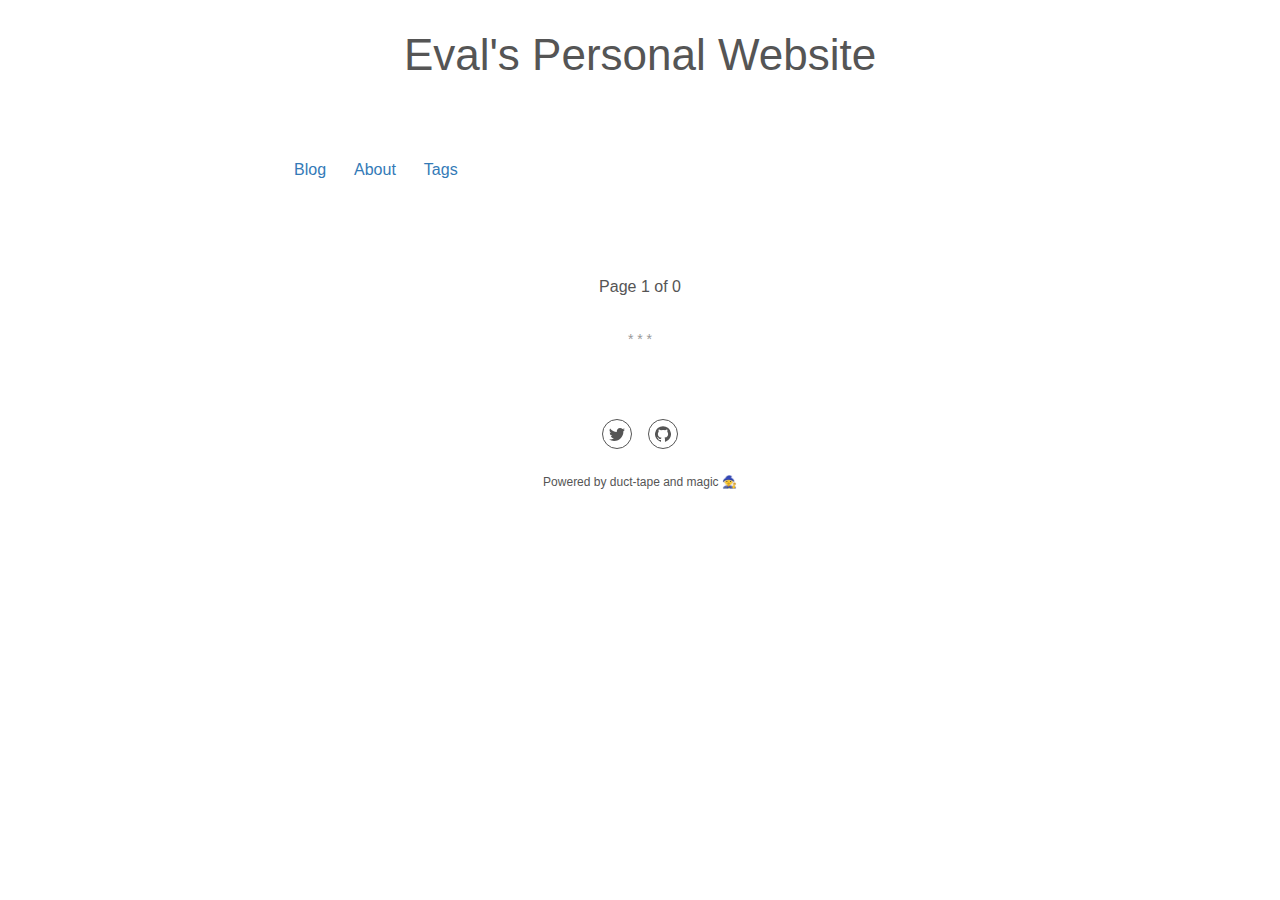
<file: index.html>
<!doctype html><html lang=en-us prefix="og: http://ogp.me/ns#">
<head>
<meta charset=utf-8>
<meta name=viewport content="width=device-width,initial-scale=1,maximum-scale=1">
<title>Eval's Personal Website</title>
<meta property="og:title" content="Eval's Personal Website">
<meta name=twitter:title content="Eval's Personal Website">
<meta name=author content>
<meta property="og:site_name" content="Eval's Personal Website">
<meta property="og:url" content="https://0xeval.github.io/">
<meta name=twitter:card content="summary">
<meta name=twitter:site content="@0xeval">
<meta name=twitter:creator content="@0xeval">
<meta property="og:type" content="website">
<meta name=generator content="Hugo 0.92.0">
<script type=application/javascript>var doNotTrack=!1;doNotTrack||(window.ga=window.ga||function(){(ga.q=ga.q||[]).push(arguments)},ga.l=+new Date,ga('create','Your Google Analytics tracking id','auto'),ga('send','pageview'))</script>
<script async src=https://www.google-analytics.com/analytics.js></script>
<link rel=stylesheet href=https://0xeval.github.io/css/style.css>
<link rel=stylesheet href=https://0xeval.github.io/css/custom.css>
<link rel=icon type=image/x-icon href=https://0xeval.github.io/favicon.ico>
<link href=https://0xeval.github.io/index.xml rel=alternate type=application/rss+xml title="Eval's Personal Website">
</head>
<body>
<a href=#main class="skip-link p-screen-reader-text">Skip to content</a><svg xmlns="http://www.w3.org/2000/svg" style="display:none" aria-hidden="true"><symbol id="icon-500px" viewBox="0 0 16 16"><g><path d="M3.953 10.512a5.24 5.24.0 006.996 3.141c.625-.262 1.184-.641 1.666-1.122s.859-1.041 1.122-1.666c.272-.647.412-1.331.412-2.037s-.137-1.394-.412-2.037c-.262-.625-.641-1.184-1.122-1.666s-1.041-.859-1.666-1.122A5.226 5.226.0 008.912 3.59c-.716.0-1.431.144-2.066.413-.509.216-1.372.769-1.875 1.291l-.003.003V.984h7.241c.262-.003.262-.372.262-.491.0-.122.0-.487-.266-.491H4.377a.343.343.0 00-.344.341v6.066c0 .197.244.338.472.384.444.094.544-.047.653-.197l.016-.019c.166-.247.681-.766.688-.772a4.262 4.262.0 013.037-1.25c1.147.0 2.222.444 3.028 1.25a4.245 4.245.0 011.256 3.019 4.236 4.236.0 01-1.25 3.019 4.336 4.336.0 01-3.047 1.25 4.136 4.136.0 01-2.159-.597l.003-3.688c0-.491.213-1.028.572-1.431a2.09 2.09.0 011.588-.716c.594.0 1.15.225 1.566.634.409.406.637.95.637 1.528A2.179 2.179.0 018.887 11.02c-.238.0-.672-.106-.691-.109-.25-.075-.356.272-.391.387-.134.441.069.528.109.541.397.125.659.147 1.003.147a3.173 3.173.0 003.169-3.169c0-1.734-1.422-3.144-3.166-3.144-.856.0-1.659.328-2.263.919-.575.566-.903 1.319-.903 2.069v.019c-.003.094-.003 2.306-.006 3.031l-.003-.003c-.328-.363-.653-.919-.869-1.488-.084-.222-.275-.184-.534-.103-.125.034-.469.141-.391.394zm3.722-.865c0 .106.097.2.156.253l.019.019c.1.097.194.147.281.147a.181.181.0 00.131-.05c.044-.041.537-.544.588-.591l.553.55c.05.056.106.088.172.088.088.0.184-.053.284-.156.238-.244.119-.375.063-.438l-.559-.559.584-.588c.128-.137.016-.284-.097-.397-.162-.162-.322-.206-.422-.112l-.581.581-.588-.588a.16.16.0 00-.113-.047c-.078.0-.172.053-.275.156-.181.181-.219.306-.125.406l.588.584-.584.584c-.053.05-.078.103-.075.156zm1.278-7.931c-.938.0-1.938.191-2.669.506a.207.207.0 00-.134.181.753.753.0 00.069.337c.047.116.166.425.4.334a6.689 6.689.0 012.334-.444 6.35 6.35.0 012.469.497c.622.263 1.206.644 1.844 1.194a.22.22.0 00.147.059c.125.0.244-.122.347-.237.169-.191.287-.35.119-.509a6.858 6.858.0 00-2.1-1.356 7.326 7.326.0 00-2.825-.563zM14.006 13.3c-.113-.113-.209-.178-.294-.203s-.162-.006-.222.053l-.056.056a6.32 6.32.0 01-6.938 1.356 6.336 6.336.0 01-2.013-1.356 6.046 6.046.0 01-1.356-2.012c-.288-.713-.381-1.247-.413-1.422-.003-.016-.006-.028-.006-.037-.041-.206-.231-.222-.503-.178-.112.019-.459.072-.428.319v.006a7.261 7.261.0 002.04 3.994 7.266 7.266.0 0010.288.0l.059-.059c.069-.084.134-.225-.159-.516z"/></g></symbol><symbol id="icon-codepen" viewBox="0 0 16 16"><g><path d="M14.777 5.751l-7-4.667a.5.5.0 00-.555.0l-7 4.667a.501.501.0 00-.223.416v4.667c0 .167.084.323.223.416l7 4.667a.5.5.0 00.554.0l7-4.667a.501.501.0 00.223-.416V6.167a.501.501.0 00-.223-.416zM7.5 10.232 4.901 8.5 7.5 6.768 10.099 8.5 7.5 10.232zM8 5.899V2.434l5.599 3.732L11 7.898l-3-2zm-1 0-3 2-2.599-1.732L7 2.435V5.9zM3.099 8.5 1 9.899V7.101L3.099 8.5zM4 9.101l3 2v3.465l-5.599-3.732L4 9.102zm4 2 3-2 2.599 1.732L8 14.565V11.1zM11.901 8.5 14 7.101v2.798L11.901 8.5z"/></g></symbol><symbol id="icon-dribbble" viewBox="0 0 16 16"><g><path d="M8 16c-4.412.0-8-3.588-8-8s3.587-8 8-8c4.412.0 8 3.587 8 8s-3.588 8-8 8zm6.747-6.906c-.234-.075-2.116-.634-4.256-.291a29.7 29.7.0 011.328 4.872 6.845 6.845.0 002.928-4.581zM10.669 14.3c-.103-.6-.497-2.688-1.456-5.181-.016.006-.031.009-.044.016-3.856 1.344-5.241 4.016-5.362 4.266a6.807 6.807.0 006.863.9zm-7.747-1.722c.156-.266 2.031-3.369 5.553-4.509a7.04 7.04.0 01.269-.081 24.04 24.04.0 00-.553-1.159c-3.409 1.022-6.722.978-7.022.975-.003.069-.003.138-.003.209.0 1.753.666 3.356 1.756 4.566zM1.313 6.609c.306.003 3.122.016 6.319-.831A43.092 43.092.0 005.098 1.825 6.854 6.854.0 001.314 6.609zM6.4 1.366a36.612 36.612.0 012.55 4c2.431-.909 3.459-2.294 3.581-2.469A6.799 6.799.0 006.4 1.366zm6.891 2.325c-.144.194-1.291 1.663-3.816 2.694.159.325.313.656.453.991.05.119.1.234.147.353 2.275-.284 4.534.172 4.759.219A6.816 6.816.0 0013.29 3.692z"/></g></symbol><symbol id="icon-facebook" viewBox="0 0 16 16"><g><path d="M9.5 3H12V0H9.5C7.57.0 6 1.57 6 3.5V5H4v3h2v8h3V8h2.5l.5-3H9V3.5c0-.271.229-.5.5-.5z"/></g></symbol><symbol id="icon-feed" viewBox="0 0 16 16"><g><path d="M2.13 11.733c-1.175.0-2.13.958-2.13 2.126.0 1.174.955 2.122 2.13 2.122a2.126 2.126.0 002.133-2.122A2.133 2.133.0 002.13 11.733zM.002 5.436v3.067c1.997.0 3.874.781 5.288 2.196a7.45 7.45.0 012.192 5.302h3.08c0-5.825-4.739-10.564-10.56-10.564zM.006.0v3.068C7.128 3.068 12.924 8.87 12.924 16H16C16 7.18 8.824.0.006.0z"/></g></symbol><symbol id="icon-flickr" viewBox="0 0 16 16"><g><path d="M0 8.5a3.5 3.5.0 117 0 3.5 3.5.0 01-7 0zm9 0a3.5 3.5.0 117 0 3.5 3.5.0 01-7 0z"/></g></symbol><symbol id="icon-github" viewBox="0 0 16 16"><g><path d="M8 .198A8 8 0 005.471 15.789c.4.074.547-.174.547-.385.0-.191-.008-.821-.011-1.489-2.226.484-2.695-.944-2.695-.944-.364-.925-.888-1.171-.888-1.171-.726-.497.055-.486.055-.486.803.056 1.226.824 1.226.824.714 1.223 1.872.869 2.328.665.072-.517.279-.87.508-1.07-1.777-.202-3.645-.888-3.645-3.954.0-.873.313-1.587.824-2.147-.083-.202-.357-1.015.077-2.117.0.0.672-.215 2.201.82A7.672 7.672.0 018 4.066c.68.003 1.365.092 2.004.269 1.527-1.035 2.198-.82 2.198-.82.435 1.102.162 1.916.079 2.117.513.56.823 1.274.823 2.147.0 3.073-1.872 3.749-3.653 3.947.287.248.543.735.543 1.481.0 1.07-.009 1.932-.009 2.195.0.213.144.462.55.384A8 8 0 008.001.196z"/></g></symbol><symbol id="icon-gitlab" viewBox="0 0 28 28"><g><path d="M1.625 11.031 14 26.89.437 17.046a1.092 1.092.0 01-.391-1.203l1.578-4.813zm7.219.0h10.313L14.001 26.89zM5.75 1.469l3.094 9.562H1.625l3.094-9.562a.548.548.0 011.031.0zm20.625 9.562 1.578 4.813a1.09 1.09.0 01-.391 1.203l-13.563 9.844 12.375-15.859zm0 0h-7.219l3.094-9.562a.548.548.0 011.031.0z"/></g></symbol><symbol id="icon-google-plus" viewBox="0 0 16 16"><g><path d="M5.091 7.147v1.747h2.888c-.116.75-.872 2.197-2.888 2.197-1.737.0-3.156-1.441-3.156-3.216s1.419-3.216 3.156-3.216c.991.0 1.65.422 2.028.784L8.5 4.112c-.888-.828-2.037-1.331-3.409-1.331C2.275 2.784.0 5.059.0 7.875s2.275 5.091 5.091 5.091c2.937.0 4.888-2.066 4.888-4.975.0-.334-.037-.591-.081-.844H5.092zM16 7h-1.5V5.5H13V7h-1.5v1.5H13V10h1.5V8.5H16z"/></g></symbol><symbol id="icon-instagram" viewBox="0 0 22 22"><g><path d="M15.445.0H6.554A6.559 6.559.0 000 6.554v8.891A6.559 6.559.0 006.554 22h8.891a6.56 6.56.0 006.554-6.555V6.554A6.557 6.557.0 0015.445.0zm4.342 15.445a4.343 4.343.0 01-4.342 4.342H6.554a4.341 4.341.0 01-4.341-4.342V6.554a4.34 4.34.0 014.341-4.341h8.891a4.342 4.342.0 014.341 4.341l.001 8.891z"/><path d="M11 5.312A5.693 5.693.0 005.312 11 5.694 5.694.0 0011 16.688 5.694 5.694.0 0016.688 11 5.693 5.693.0 0011 5.312zm0 9.163a3.475 3.475.0 11-.001-6.95 3.475 3.475.0 01.001 6.95zm5.7-10.484a1.363 1.363.0 11-1.364 1.364c0-.752.51-1.364 1.364-1.364z"/></g></symbol><symbol id="icon-linkedin" viewBox="0 0 16 16"><g><path d="M6 6h2.767v1.418h.04C9.192 6.727 10.134 6 11.539 6 14.46 6 15 7.818 15 10.183V15h-2.885v-4.27c0-1.018-.021-2.329-1.5-2.329-1.502.0-1.732 1.109-1.732 2.255V15H6V6zM1 6h3v9H1V6zM4 3.5A1.5 1.5.0 11.999 3.499 1.5 1.5.0 014 3.5z"/></g></symbol><symbol id="icon-mail" viewBox="0 0 22 18"><g><path fill="#000" d="M0 17.225V.776h22v16.447H0v.002zm3.011-1.815h15.978l-5.111-5.115L11 13.179l-2.877-2.883-5.112 5.114zm-1.216-1.275 5.077-5.09L1.795 3.98v10.155zm13.332-5.09 5.079 5.09V3.979l-5.079 5.066zm-4.126 1.588 8.022-8.027-16.045-.001 8.023 8.028z"/></g></symbol><symbol id="icon-medium" viewBox="0 0 24 24"><g><path d="M22.085 4.733 24 2.901V2.5h-6.634l-4.728 11.768L7.259 2.5H.303v.401L2.54 5.594c.218.199.332.49.303.783V16.96c.069.381-.055.773-.323 1.05L0 21.064v.396h7.145v-.401l-2.52-3.049a1.244 1.244.0 01-.347-1.05V7.806l6.272 13.659h.729l5.393-13.659v10.881c0 .287.0.346-.188.534l-1.94 1.877v.402h9.412v-.401l-1.87-1.831a.556.556.0 01-.214-.534V5.267a.554.554.0 01.213-.534z"/></g></symbol><symbol id="icon-npm" viewBox="0 0 16 16"><g><path d="M0 0v16h16V0H0zm13 13h-2V5H8v8H3V3h10v10z"/></g></symbol><symbol id="icon-pinterest" viewBox="0 0 16 16"><g><path d="M8 1.069A6.93 6.93.0 005.475 14.453c-.059-.547-.116-1.391.025-1.988.125-.541.813-3.444.813-3.444s-.206-.416-.206-1.028c0-.963.559-1.684 1.253-1.684.591.0.878.444.878.975.0.594-.378 1.484-.575 2.306-.166.691.344 1.253 1.025 1.253 1.231.0 2.178-1.3 2.178-3.175.0-1.659-1.194-2.819-2.894-2.819-1.972.0-3.128 1.478-3.128 3.009.0.597.228 1.234.516 1.581.056.069.066.128.047.2a95.89 95.89.0 01-.194.787c-.031.128-.1.153-.231.094-.866-.403-1.406-1.669-1.406-2.684.0-2.188 1.587-4.194 4.578-4.194 2.403.0 4.272 1.712 4.272 4.003.0 2.388-1.506 4.313-3.597 4.313-.703.0-1.362-.366-1.588-.797.0.0-.347 1.322-.431 1.647-.156.603-.578 1.356-.862 1.816a6.93 6.93.0 008.984-6.622A6.931 6.931.0 008.001 1.068z"/></g></symbol><symbol id="icon-search" viewBox="0 0 16 16"><g><path d="M15.504 13.616l-3.79-3.223c-.392-.353-.811-.514-1.149-.499a6 6 0 10-.672.672c-.016.338.146.757.499 1.149l3.223 3.79c.552.613 1.453.665 2.003.115s.498-1.452-.115-2.003zM6 10a4 4 0 110-8 4 4 0 010 8z"/></g></symbol><symbol id="icon-strava" viewBox="0 0 24 24"><g><path d="M15.387 17.944l-2.089-4.116h-3.065L15.387 24l5.15-10.172h-3.066m-7.008-5.599 2.836 5.598h4.172L10.463.0l-7 13.828h4.169"/></g></symbol><symbol id="icon-tumblr" viewBox="0 0 16 16"><g><path d="M9.001 7v3.659c0 .928-.012 1.463.086 1.727.098.262.342.534.609.691.354.212.758.318 1.214.318.81.0 1.289-.107 2.09-.633v2.405a9.089 9.089.0 01-1.833.639A7.93 7.93.0 019.369 16a4.9 4.9.0 01-1.725-.276 4.195 4.195.0 01-1.438-.79c-.398-.343-.672-.706-.826-1.091s-.23-.944-.23-1.676V6.556H3.003V4.29c.628-.204 1.331-.497 1.778-.877a4.386 4.386.0 001.08-1.374C6.133 1.505 6.32.825 6.422.0h2.579v4H13v3H9.001z"/></g></symbol><symbol id="icon-twitter" viewBox="0 0 16 16"><g><path d="M16 3.538a6.461 6.461.0 01-1.884.516 3.301 3.301.0 001.444-1.816 6.607 6.607.0 01-2.084.797 3.28 3.28.0 00-2.397-1.034A3.28 3.28.0 007.882 6.029 9.321 9.321.0 011.116 2.598a3.284 3.284.0 001.015 4.381A3.301 3.301.0 01.643 6.57v.041A3.283 3.283.0 003.277 9.83a3.291 3.291.0 01-1.485.057 3.293 3.293.0 003.066 2.281 6.586 6.586.0 01-4.862 1.359 9.286 9.286.0 005.034 1.475c6.037.0 9.341-5.003 9.341-9.341.0-.144-.003-.284-.009-.425a6.59 6.59.0 001.637-1.697z"/></g></symbol><symbol id="icon-vimeo" viewBox="0 0 16 16"><g><path d="M15.994 4.281c-.072 1.556-1.159 3.691-3.263 6.397-2.175 2.825-4.016 4.241-5.522 4.241-.931.0-1.722-.859-2.366-2.581-.431-1.578-.859-3.156-1.291-4.734-.478-1.722-.991-2.581-1.541-2.581-.119.0-.538.253-1.256.753l-.753-.969c.791-.694 1.569-1.388 2.334-2.081 1.053-.909 1.844-1.387 2.372-1.438 1.244-.119 2.013.731 2.3 2.553.309 1.966.525 3.188.647 3.666.359 1.631.753 2.447 1.184 2.447.334.0.838-.528 1.509-1.588.669-1.056 1.028-1.862 1.078-2.416.097-.912-.262-1.372-1.078-1.372a2.98 2.98.0 00-1.184.263c.787-2.575 2.287-3.825 4.506-3.753 1.641.044 2.416 1.109 2.322 3.194z"/></g></symbol><symbol id="icon-wordpress" viewBox="0 0 16 16"><g><path d="M2 8c0 2.313 1.38 4.312 3.382 5.259L2.52 5.622A5.693 5.693.0 002 8zm10.05-.295c0-.722-.266-1.222-.495-1.612-.304-.482-.589-.889-.589-1.371.0-.537.418-1.037 1.008-1.037.027.0.052.003.078.005A6.064 6.064.0 008 2.156 6.036 6.036.0 002.987 4.79c.141.004.274.007.386.007.627.0 1.599-.074 1.599-.074.323-.018.361.444.038.482.0.0-.325.037-.687.055l2.185 6.33 1.313-3.835-.935-2.495a12.304 12.304.0 01-.629-.055c-.323-.019-.285-.5.038-.482.0.0.991.074 1.58.074.627.0 1.599-.074 1.599-.074.323-.018.362.444.038.482.0.0-.326.037-.687.055l2.168 6.282.599-1.947c.259-.809.457-1.389.457-1.889zm-3.945.806-1.8 5.095a6.148 6.148.0 003.687-.093.52.52.0 01-.043-.081L8.105 8.511zm5.16-3.315c.026.186.04.386.04.601.0.593-.114 1.259-.456 2.093l-1.833 5.16c1.784-1.013 2.983-2.895 2.983-5.051a5.697 5.697.0 00-.735-2.803zM8 0a8 8 0 100 16A8 8 0 008 0zm0 15A7 7 0 118 1a7 7 0 010 14z"/></g></symbol><symbol id="icon-youtube" viewBox="0 0 16 16"><g><path d="M15.841 4.8s-.156-1.103-.637-1.587c-.609-.637-1.291-.641-1.603-.678-2.237-.163-5.597-.163-5.597-.163h-.006s-3.359.0-5.597.163c-.313.038-.994.041-1.603.678C.317 3.697.164 4.8.164 4.8S.005 6.094.005 7.391v1.213c0 1.294.159 2.591.159 2.591s.156 1.103.634 1.588c.609.637 1.409.616 1.766.684 1.281.122 5.441.159 5.441.159s3.363-.006 5.6-.166c.313-.037.994-.041 1.603-.678.481-.484.637-1.588.637-1.588s.159-1.294.159-2.591V7.39c-.003-1.294-.162-2.591-.162-2.591zm-9.494 5.275V5.578l4.322 2.256-4.322 2.241z"/></g></symbol></svg>
<header class=l-header>
<h1 class="c-title p-title"><a href=https://0xeval.github.io/ class=p-title__link>Eval's Personal Website</a></h1>
</header>
<nav class="l-nav p-menu">
<ul class=p-menu__lists>
<li class=p-menu__listitem>
<a href=/>Blog</a>
</li>
<li class=p-menu__listitem>
<a href=/about>About</a>
</li>
<li class=p-menu__listitem>
<a href=/tags>Tags</a>
</li>
</ul>
</nav>
<main id=main class=l-main>
<nav class="c-pagination p-pagination">
<div class=c-pagination__ctrl>
<div class=c-pagination__newer>
</div>
<div class=c-pagination__older>
</div>
</div>
<span class="c-pagination__count p-pagination__count">Page 1 of 0</span>
</nav>
<aside class=p-author>
<div class=p-author__body>
<p> </p>
</div>
</aside>
</main>
<footer class=l-footer>
<ul class=c-links>
<li class=c-links__item>
<a href=https://twitter.com/0xeval target=_blank><svg viewBox="0 0 64 64" class="c-links__icon"><title>twitter</title><use xlink:href="#icon-twitter"/></svg>
</a>
</li>
<li class=c-links__item>
<a href=https://github.com/0xeval target=_blank><svg viewBox="0 0 64 64" class="c-links__icon"><title>github</title><use xlink:href="#icon-github"/></svg>
</a>
</li>
</ul>
<p class=p-copyright>
Powered by duct-tape and magic 🧙
</p>
</footer>
<script type=text/javascript src=https://0xeval.github.io/js/bundle.js defer></script>
</body>
</html>
</file>
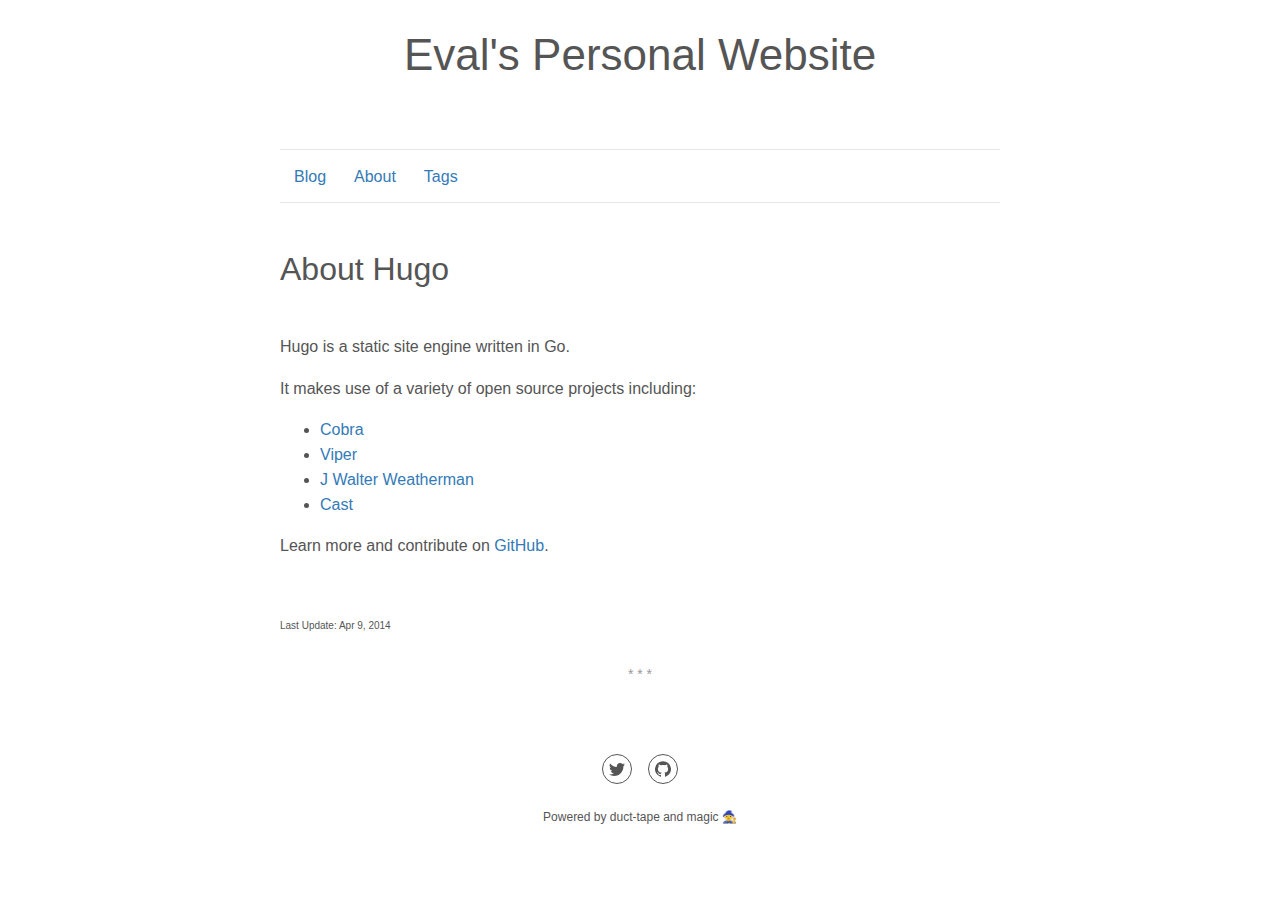
<file: about/index.html>
<!doctype html><html lang=en-us prefix="og: http://ogp.me/ns#">
<head>
<meta charset=utf-8>
<meta name=viewport content="width=device-width,initial-scale=1,maximum-scale=1">
<title>About Hugo</title>
<meta property="og:title" content="About Hugo">
<meta name=twitter:title content="About Hugo">
<meta name=author content>
<meta property="og:site_name" content="Eval's Personal Website">
<meta property="og:url" content="https://0xeval.github.io/about/">
<meta name=twitter:card content="summary">
<meta name=twitter:site content="@0xeval">
<meta name=twitter:creator content="@0xeval">
<meta property="og:type" content="article">
<meta name=generator content="Hugo 0.92.0">
<script type=application/javascript>var doNotTrack=!1;doNotTrack||(window.ga=window.ga||function(){(ga.q=ga.q||[]).push(arguments)},ga.l=+new Date,ga('create','Your Google Analytics tracking id','auto'),ga('send','pageview'))</script>
<script async src=https://www.google-analytics.com/analytics.js></script>
<link rel=stylesheet href=https://0xeval.github.io/css/style.css>
<link rel=stylesheet href=https://0xeval.github.io/css/custom.css>
<link rel=icon type=image/x-icon href=https://0xeval.github.io/favicon.ico>
</head>
<body>
<a href=#main class="skip-link p-screen-reader-text">Skip to content</a><svg xmlns="http://www.w3.org/2000/svg" style="display:none" aria-hidden="true"><symbol id="icon-500px" viewBox="0 0 16 16"><g><path d="M3.953 10.512a5.24 5.24.0 006.996 3.141c.625-.262 1.184-.641 1.666-1.122s.859-1.041 1.122-1.666c.272-.647.412-1.331.412-2.037s-.137-1.394-.412-2.037c-.262-.625-.641-1.184-1.122-1.666s-1.041-.859-1.666-1.122A5.226 5.226.0 008.912 3.59c-.716.0-1.431.144-2.066.413-.509.216-1.372.769-1.875 1.291l-.003.003V.984h7.241c.262-.003.262-.372.262-.491.0-.122.0-.487-.266-.491H4.377a.343.343.0 00-.344.341v6.066c0 .197.244.338.472.384.444.094.544-.047.653-.197l.016-.019c.166-.247.681-.766.688-.772a4.262 4.262.0 013.037-1.25c1.147.0 2.222.444 3.028 1.25a4.245 4.245.0 011.256 3.019 4.236 4.236.0 01-1.25 3.019 4.336 4.336.0 01-3.047 1.25 4.136 4.136.0 01-2.159-.597l.003-3.688c0-.491.213-1.028.572-1.431a2.09 2.09.0 011.588-.716c.594.0 1.15.225 1.566.634.409.406.637.95.637 1.528A2.179 2.179.0 018.887 11.02c-.238.0-.672-.106-.691-.109-.25-.075-.356.272-.391.387-.134.441.069.528.109.541.397.125.659.147 1.003.147a3.173 3.173.0 003.169-3.169c0-1.734-1.422-3.144-3.166-3.144-.856.0-1.659.328-2.263.919-.575.566-.903 1.319-.903 2.069v.019c-.003.094-.003 2.306-.006 3.031l-.003-.003c-.328-.363-.653-.919-.869-1.488-.084-.222-.275-.184-.534-.103-.125.034-.469.141-.391.394zm3.722-.865c0 .106.097.2.156.253l.019.019c.1.097.194.147.281.147a.181.181.0 00.131-.05c.044-.041.537-.544.588-.591l.553.55c.05.056.106.088.172.088.088.0.184-.053.284-.156.238-.244.119-.375.063-.438l-.559-.559.584-.588c.128-.137.016-.284-.097-.397-.162-.162-.322-.206-.422-.112l-.581.581-.588-.588a.16.16.0 00-.113-.047c-.078.0-.172.053-.275.156-.181.181-.219.306-.125.406l.588.584-.584.584c-.053.05-.078.103-.075.156zm1.278-7.931c-.938.0-1.938.191-2.669.506a.207.207.0 00-.134.181.753.753.0 00.069.337c.047.116.166.425.4.334a6.689 6.689.0 012.334-.444 6.35 6.35.0 012.469.497c.622.263 1.206.644 1.844 1.194a.22.22.0 00.147.059c.125.0.244-.122.347-.237.169-.191.287-.35.119-.509a6.858 6.858.0 00-2.1-1.356 7.326 7.326.0 00-2.825-.563zM14.006 13.3c-.113-.113-.209-.178-.294-.203s-.162-.006-.222.053l-.056.056a6.32 6.32.0 01-6.938 1.356 6.336 6.336.0 01-2.013-1.356 6.046 6.046.0 01-1.356-2.012c-.288-.713-.381-1.247-.413-1.422-.003-.016-.006-.028-.006-.037-.041-.206-.231-.222-.503-.178-.112.019-.459.072-.428.319v.006a7.261 7.261.0 002.04 3.994 7.266 7.266.0 0010.288.0l.059-.059c.069-.084.134-.225-.159-.516z"/></g></symbol><symbol id="icon-codepen" viewBox="0 0 16 16"><g><path d="M14.777 5.751l-7-4.667a.5.5.0 00-.555.0l-7 4.667a.501.501.0 00-.223.416v4.667c0 .167.084.323.223.416l7 4.667a.5.5.0 00.554.0l7-4.667a.501.501.0 00.223-.416V6.167a.501.501.0 00-.223-.416zM7.5 10.232 4.901 8.5 7.5 6.768 10.099 8.5 7.5 10.232zM8 5.899V2.434l5.599 3.732L11 7.898l-3-2zm-1 0-3 2-2.599-1.732L7 2.435V5.9zM3.099 8.5 1 9.899V7.101L3.099 8.5zM4 9.101l3 2v3.465l-5.599-3.732L4 9.102zm4 2 3-2 2.599 1.732L8 14.565V11.1zM11.901 8.5 14 7.101v2.798L11.901 8.5z"/></g></symbol><symbol id="icon-dribbble" viewBox="0 0 16 16"><g><path d="M8 16c-4.412.0-8-3.588-8-8s3.587-8 8-8c4.412.0 8 3.587 8 8s-3.588 8-8 8zm6.747-6.906c-.234-.075-2.116-.634-4.256-.291a29.7 29.7.0 011.328 4.872 6.845 6.845.0 002.928-4.581zM10.669 14.3c-.103-.6-.497-2.688-1.456-5.181-.016.006-.031.009-.044.016-3.856 1.344-5.241 4.016-5.362 4.266a6.807 6.807.0 006.863.9zm-7.747-1.722c.156-.266 2.031-3.369 5.553-4.509a7.04 7.04.0 01.269-.081 24.04 24.04.0 00-.553-1.159c-3.409 1.022-6.722.978-7.022.975-.003.069-.003.138-.003.209.0 1.753.666 3.356 1.756 4.566zM1.313 6.609c.306.003 3.122.016 6.319-.831A43.092 43.092.0 005.098 1.825 6.854 6.854.0 001.314 6.609zM6.4 1.366a36.612 36.612.0 012.55 4c2.431-.909 3.459-2.294 3.581-2.469A6.799 6.799.0 006.4 1.366zm6.891 2.325c-.144.194-1.291 1.663-3.816 2.694.159.325.313.656.453.991.05.119.1.234.147.353 2.275-.284 4.534.172 4.759.219A6.816 6.816.0 0013.29 3.692z"/></g></symbol><symbol id="icon-facebook" viewBox="0 0 16 16"><g><path d="M9.5 3H12V0H9.5C7.57.0 6 1.57 6 3.5V5H4v3h2v8h3V8h2.5l.5-3H9V3.5c0-.271.229-.5.5-.5z"/></g></symbol><symbol id="icon-feed" viewBox="0 0 16 16"><g><path d="M2.13 11.733c-1.175.0-2.13.958-2.13 2.126.0 1.174.955 2.122 2.13 2.122a2.126 2.126.0 002.133-2.122A2.133 2.133.0 002.13 11.733zM.002 5.436v3.067c1.997.0 3.874.781 5.288 2.196a7.45 7.45.0 012.192 5.302h3.08c0-5.825-4.739-10.564-10.56-10.564zM.006.0v3.068C7.128 3.068 12.924 8.87 12.924 16H16C16 7.18 8.824.0.006.0z"/></g></symbol><symbol id="icon-flickr" viewBox="0 0 16 16"><g><path d="M0 8.5a3.5 3.5.0 117 0 3.5 3.5.0 01-7 0zm9 0a3.5 3.5.0 117 0 3.5 3.5.0 01-7 0z"/></g></symbol><symbol id="icon-github" viewBox="0 0 16 16"><g><path d="M8 .198A8 8 0 005.471 15.789c.4.074.547-.174.547-.385.0-.191-.008-.821-.011-1.489-2.226.484-2.695-.944-2.695-.944-.364-.925-.888-1.171-.888-1.171-.726-.497.055-.486.055-.486.803.056 1.226.824 1.226.824.714 1.223 1.872.869 2.328.665.072-.517.279-.87.508-1.07-1.777-.202-3.645-.888-3.645-3.954.0-.873.313-1.587.824-2.147-.083-.202-.357-1.015.077-2.117.0.0.672-.215 2.201.82A7.672 7.672.0 018 4.066c.68.003 1.365.092 2.004.269 1.527-1.035 2.198-.82 2.198-.82.435 1.102.162 1.916.079 2.117.513.56.823 1.274.823 2.147.0 3.073-1.872 3.749-3.653 3.947.287.248.543.735.543 1.481.0 1.07-.009 1.932-.009 2.195.0.213.144.462.55.384A8 8 0 008.001.196z"/></g></symbol><symbol id="icon-gitlab" viewBox="0 0 28 28"><g><path d="M1.625 11.031 14 26.89.437 17.046a1.092 1.092.0 01-.391-1.203l1.578-4.813zm7.219.0h10.313L14.001 26.89zM5.75 1.469l3.094 9.562H1.625l3.094-9.562a.548.548.0 011.031.0zm20.625 9.562 1.578 4.813a1.09 1.09.0 01-.391 1.203l-13.563 9.844 12.375-15.859zm0 0h-7.219l3.094-9.562a.548.548.0 011.031.0z"/></g></symbol><symbol id="icon-google-plus" viewBox="0 0 16 16"><g><path d="M5.091 7.147v1.747h2.888c-.116.75-.872 2.197-2.888 2.197-1.737.0-3.156-1.441-3.156-3.216s1.419-3.216 3.156-3.216c.991.0 1.65.422 2.028.784L8.5 4.112c-.888-.828-2.037-1.331-3.409-1.331C2.275 2.784.0 5.059.0 7.875s2.275 5.091 5.091 5.091c2.937.0 4.888-2.066 4.888-4.975.0-.334-.037-.591-.081-.844H5.092zM16 7h-1.5V5.5H13V7h-1.5v1.5H13V10h1.5V8.5H16z"/></g></symbol><symbol id="icon-instagram" viewBox="0 0 22 22"><g><path d="M15.445.0H6.554A6.559 6.559.0 000 6.554v8.891A6.559 6.559.0 006.554 22h8.891a6.56 6.56.0 006.554-6.555V6.554A6.557 6.557.0 0015.445.0zm4.342 15.445a4.343 4.343.0 01-4.342 4.342H6.554a4.341 4.341.0 01-4.341-4.342V6.554a4.34 4.34.0 014.341-4.341h8.891a4.342 4.342.0 014.341 4.341l.001 8.891z"/><path d="M11 5.312A5.693 5.693.0 005.312 11 5.694 5.694.0 0011 16.688 5.694 5.694.0 0016.688 11 5.693 5.693.0 0011 5.312zm0 9.163a3.475 3.475.0 11-.001-6.95 3.475 3.475.0 01.001 6.95zm5.7-10.484a1.363 1.363.0 11-1.364 1.364c0-.752.51-1.364 1.364-1.364z"/></g></symbol><symbol id="icon-linkedin" viewBox="0 0 16 16"><g><path d="M6 6h2.767v1.418h.04C9.192 6.727 10.134 6 11.539 6 14.46 6 15 7.818 15 10.183V15h-2.885v-4.27c0-1.018-.021-2.329-1.5-2.329-1.502.0-1.732 1.109-1.732 2.255V15H6V6zM1 6h3v9H1V6zM4 3.5A1.5 1.5.0 11.999 3.499 1.5 1.5.0 014 3.5z"/></g></symbol><symbol id="icon-mail" viewBox="0 0 22 18"><g><path fill="#000" d="M0 17.225V.776h22v16.447H0v.002zm3.011-1.815h15.978l-5.111-5.115L11 13.179l-2.877-2.883-5.112 5.114zm-1.216-1.275 5.077-5.09L1.795 3.98v10.155zm13.332-5.09 5.079 5.09V3.979l-5.079 5.066zm-4.126 1.588 8.022-8.027-16.045-.001 8.023 8.028z"/></g></symbol><symbol id="icon-medium" viewBox="0 0 24 24"><g><path d="M22.085 4.733 24 2.901V2.5h-6.634l-4.728 11.768L7.259 2.5H.303v.401L2.54 5.594c.218.199.332.49.303.783V16.96c.069.381-.055.773-.323 1.05L0 21.064v.396h7.145v-.401l-2.52-3.049a1.244 1.244.0 01-.347-1.05V7.806l6.272 13.659h.729l5.393-13.659v10.881c0 .287.0.346-.188.534l-1.94 1.877v.402h9.412v-.401l-1.87-1.831a.556.556.0 01-.214-.534V5.267a.554.554.0 01.213-.534z"/></g></symbol><symbol id="icon-npm" viewBox="0 0 16 16"><g><path d="M0 0v16h16V0H0zm13 13h-2V5H8v8H3V3h10v10z"/></g></symbol><symbol id="icon-pinterest" viewBox="0 0 16 16"><g><path d="M8 1.069A6.93 6.93.0 005.475 14.453c-.059-.547-.116-1.391.025-1.988.125-.541.813-3.444.813-3.444s-.206-.416-.206-1.028c0-.963.559-1.684 1.253-1.684.591.0.878.444.878.975.0.594-.378 1.484-.575 2.306-.166.691.344 1.253 1.025 1.253 1.231.0 2.178-1.3 2.178-3.175.0-1.659-1.194-2.819-2.894-2.819-1.972.0-3.128 1.478-3.128 3.009.0.597.228 1.234.516 1.581.056.069.066.128.047.2a95.89 95.89.0 01-.194.787c-.031.128-.1.153-.231.094-.866-.403-1.406-1.669-1.406-2.684.0-2.188 1.587-4.194 4.578-4.194 2.403.0 4.272 1.712 4.272 4.003.0 2.388-1.506 4.313-3.597 4.313-.703.0-1.362-.366-1.588-.797.0.0-.347 1.322-.431 1.647-.156.603-.578 1.356-.862 1.816a6.93 6.93.0 008.984-6.622A6.931 6.931.0 008.001 1.068z"/></g></symbol><symbol id="icon-search" viewBox="0 0 16 16"><g><path d="M15.504 13.616l-3.79-3.223c-.392-.353-.811-.514-1.149-.499a6 6 0 10-.672.672c-.016.338.146.757.499 1.149l3.223 3.79c.552.613 1.453.665 2.003.115s.498-1.452-.115-2.003zM6 10a4 4 0 110-8 4 4 0 010 8z"/></g></symbol><symbol id="icon-strava" viewBox="0 0 24 24"><g><path d="M15.387 17.944l-2.089-4.116h-3.065L15.387 24l5.15-10.172h-3.066m-7.008-5.599 2.836 5.598h4.172L10.463.0l-7 13.828h4.169"/></g></symbol><symbol id="icon-tumblr" viewBox="0 0 16 16"><g><path d="M9.001 7v3.659c0 .928-.012 1.463.086 1.727.098.262.342.534.609.691.354.212.758.318 1.214.318.81.0 1.289-.107 2.09-.633v2.405a9.089 9.089.0 01-1.833.639A7.93 7.93.0 019.369 16a4.9 4.9.0 01-1.725-.276 4.195 4.195.0 01-1.438-.79c-.398-.343-.672-.706-.826-1.091s-.23-.944-.23-1.676V6.556H3.003V4.29c.628-.204 1.331-.497 1.778-.877a4.386 4.386.0 001.08-1.374C6.133 1.505 6.32.825 6.422.0h2.579v4H13v3H9.001z"/></g></symbol><symbol id="icon-twitter" viewBox="0 0 16 16"><g><path d="M16 3.538a6.461 6.461.0 01-1.884.516 3.301 3.301.0 001.444-1.816 6.607 6.607.0 01-2.084.797 3.28 3.28.0 00-2.397-1.034A3.28 3.28.0 007.882 6.029 9.321 9.321.0 011.116 2.598a3.284 3.284.0 001.015 4.381A3.301 3.301.0 01.643 6.57v.041A3.283 3.283.0 003.277 9.83a3.291 3.291.0 01-1.485.057 3.293 3.293.0 003.066 2.281 6.586 6.586.0 01-4.862 1.359 9.286 9.286.0 005.034 1.475c6.037.0 9.341-5.003 9.341-9.341.0-.144-.003-.284-.009-.425a6.59 6.59.0 001.637-1.697z"/></g></symbol><symbol id="icon-vimeo" viewBox="0 0 16 16"><g><path d="M15.994 4.281c-.072 1.556-1.159 3.691-3.263 6.397-2.175 2.825-4.016 4.241-5.522 4.241-.931.0-1.722-.859-2.366-2.581-.431-1.578-.859-3.156-1.291-4.734-.478-1.722-.991-2.581-1.541-2.581-.119.0-.538.253-1.256.753l-.753-.969c.791-.694 1.569-1.388 2.334-2.081 1.053-.909 1.844-1.387 2.372-1.438 1.244-.119 2.013.731 2.3 2.553.309 1.966.525 3.188.647 3.666.359 1.631.753 2.447 1.184 2.447.334.0.838-.528 1.509-1.588.669-1.056 1.028-1.862 1.078-2.416.097-.912-.262-1.372-1.078-1.372a2.98 2.98.0 00-1.184.263c.787-2.575 2.287-3.825 4.506-3.753 1.641.044 2.416 1.109 2.322 3.194z"/></g></symbol><symbol id="icon-wordpress" viewBox="0 0 16 16"><g><path d="M2 8c0 2.313 1.38 4.312 3.382 5.259L2.52 5.622A5.693 5.693.0 002 8zm10.05-.295c0-.722-.266-1.222-.495-1.612-.304-.482-.589-.889-.589-1.371.0-.537.418-1.037 1.008-1.037.027.0.052.003.078.005A6.064 6.064.0 008 2.156 6.036 6.036.0 002.987 4.79c.141.004.274.007.386.007.627.0 1.599-.074 1.599-.074.323-.018.361.444.038.482.0.0-.325.037-.687.055l2.185 6.33 1.313-3.835-.935-2.495a12.304 12.304.0 01-.629-.055c-.323-.019-.285-.5.038-.482.0.0.991.074 1.58.074.627.0 1.599-.074 1.599-.074.323-.018.362.444.038.482.0.0-.326.037-.687.055l2.168 6.282.599-1.947c.259-.809.457-1.389.457-1.889zm-3.945.806-1.8 5.095a6.148 6.148.0 003.687-.093.52.52.0 01-.043-.081L8.105 8.511zm5.16-3.315c.026.186.04.386.04.601.0.593-.114 1.259-.456 2.093l-1.833 5.16c1.784-1.013 2.983-2.895 2.983-5.051a5.697 5.697.0 00-.735-2.803zM8 0a8 8 0 100 16A8 8 0 008 0zm0 15A7 7 0 118 1a7 7 0 010 14z"/></g></symbol><symbol id="icon-youtube" viewBox="0 0 16 16"><g><path d="M15.841 4.8s-.156-1.103-.637-1.587c-.609-.637-1.291-.641-1.603-.678-2.237-.163-5.597-.163-5.597-.163h-.006s-3.359.0-5.597.163c-.313.038-.994.041-1.603.678C.317 3.697.164 4.8.164 4.8S.005 6.094.005 7.391v1.213c0 1.294.159 2.591.159 2.591s.156 1.103.634 1.588c.609.637 1.409.616 1.766.684 1.281.122 5.441.159 5.441.159s3.363-.006 5.6-.166c.313-.037.994-.041 1.603-.678.481-.484.637-1.588.637-1.588s.159-1.294.159-2.591V7.39c-.003-1.294-.162-2.591-.162-2.591zm-9.494 5.275V5.578l4.322 2.256-4.322 2.241z"/></g></symbol></svg>
<header class=l-header>
<p class="c-title p-title"><a href=https://0xeval.github.io/ class=p-title__link>Eval's Personal Website</a></p>
</header>
<nav class="l-nav p-menu">
<hr>
<ul class=p-menu__lists>
<li class=p-menu__listitem>
<a href=/>Blog</a>
</li>
<li class=p-menu__listitem>
<a href=/about>About</a>
</li>
<li class=p-menu__listitem>
<a href=/tags>Tags</a>
</li>
</ul>
<hr>
</nav>
<main id=main class=l-main>
<article class=p-article>
<header>
<h1>About Hugo</h1>
</header>
<section id=js-article class=p-article__body>
<p>Hugo is a static site engine written in Go.</p>
<p>It makes use of a variety of open source projects including:</p>
<ul>
<li><a href=https://github.com/spf13/cobra>Cobra</a></li>
<li><a href=https://github.com/spf13/viper>Viper</a></li>
<li><a href=https://github.com/spf13/jWalterWeatherman>J Walter Weatherman</a></li>
<li><a href=https://github.com/spf13/cast>Cast</a></li>
</ul>
<p>Learn more and contribute on <a href=https://github.com/gohugoio>GitHub</a>.</p>
</section>
<footer>
<div>
<div class=c-last-update>
Last Update:
<time datetime=2014-04-09T00:00:00Z>
Apr 9, 2014
</time>
</div>
</div>
<aside class=p-author>
<div class=p-author__body>
<p> </p>
</div>
</aside>
</footer>
</article>
</main>
<footer class=l-footer>
<ul class=c-links>
<li class=c-links__item>
<a href=https://twitter.com/0xeval target=_blank><svg viewBox="0 0 64 64" class="c-links__icon"><title>twitter</title><use xlink:href="#icon-twitter"/></svg>
</a>
</li>
<li class=c-links__item>
<a href=https://github.com/0xeval target=_blank><svg viewBox="0 0 64 64" class="c-links__icon"><title>github</title><use xlink:href="#icon-github"/></svg>
</a>
</li>
</ul>
<p class=p-copyright>
Powered by duct-tape and magic 🧙
</p>
</footer>
<script type=text/javascript src=https://0xeval.github.io/js/bundle.js defer></script>
</body>
</html>
</file>
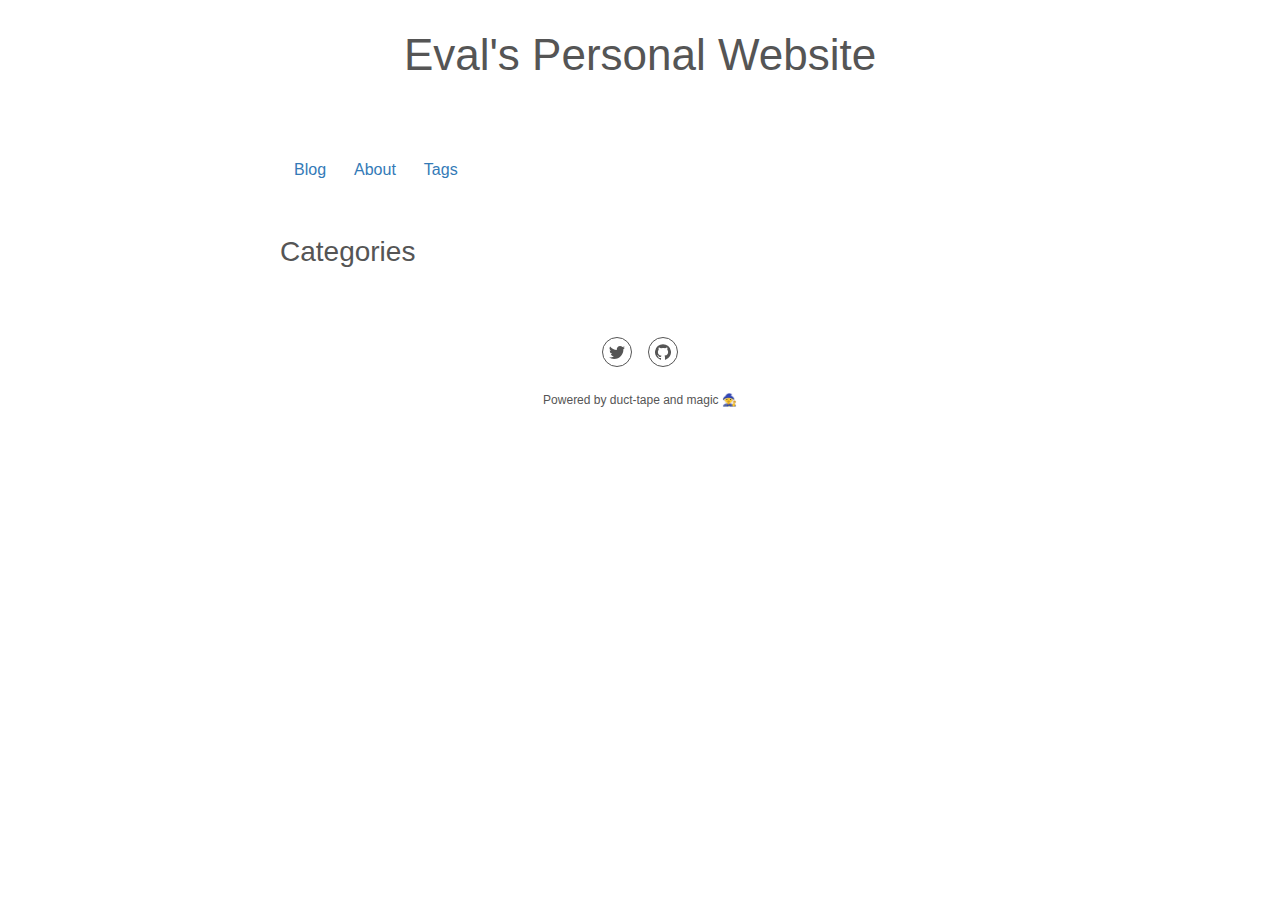
<file: categories/index.html>
<!doctype html><html lang=en-us prefix="og: http://ogp.me/ns#">
<head>
<meta charset=utf-8>
<meta name=viewport content="width=device-width,initial-scale=1,maximum-scale=1">
<title>Categories</title>
<meta property="og:title" content="Categories">
<meta name=twitter:title content="Categories">
<meta name=author content>
<meta property="og:site_name" content="Eval's Personal Website">
<meta property="og:url" content="https://0xeval.github.io/categories/">
<meta name=twitter:card content="summary">
<meta name=twitter:site content="@0xeval">
<meta name=twitter:creator content="@0xeval">
<meta property="og:type" content="website">
<meta name=generator content="Hugo 0.92.0">
<script type=application/javascript>var doNotTrack=!1;doNotTrack||(window.ga=window.ga||function(){(ga.q=ga.q||[]).push(arguments)},ga.l=+new Date,ga('create','Your Google Analytics tracking id','auto'),ga('send','pageview'))</script>
<script async src=https://www.google-analytics.com/analytics.js></script>
<link rel=stylesheet href=https://0xeval.github.io/css/style.css>
<link rel=stylesheet href=https://0xeval.github.io/css/custom.css>
<link rel=icon type=image/x-icon href=https://0xeval.github.io/favicon.ico>
</head>
<body>
<a href=#main class="skip-link p-screen-reader-text">Skip to content</a><svg xmlns="http://www.w3.org/2000/svg" style="display:none" aria-hidden="true"><symbol id="icon-500px" viewBox="0 0 16 16"><g><path d="M3.953 10.512a5.24 5.24.0 006.996 3.141c.625-.262 1.184-.641 1.666-1.122s.859-1.041 1.122-1.666c.272-.647.412-1.331.412-2.037s-.137-1.394-.412-2.037c-.262-.625-.641-1.184-1.122-1.666s-1.041-.859-1.666-1.122A5.226 5.226.0 008.912 3.59c-.716.0-1.431.144-2.066.413-.509.216-1.372.769-1.875 1.291l-.003.003V.984h7.241c.262-.003.262-.372.262-.491.0-.122.0-.487-.266-.491H4.377a.343.343.0 00-.344.341v6.066c0 .197.244.338.472.384.444.094.544-.047.653-.197l.016-.019c.166-.247.681-.766.688-.772a4.262 4.262.0 013.037-1.25c1.147.0 2.222.444 3.028 1.25a4.245 4.245.0 011.256 3.019 4.236 4.236.0 01-1.25 3.019 4.336 4.336.0 01-3.047 1.25 4.136 4.136.0 01-2.159-.597l.003-3.688c0-.491.213-1.028.572-1.431a2.09 2.09.0 011.588-.716c.594.0 1.15.225 1.566.634.409.406.637.95.637 1.528A2.179 2.179.0 018.887 11.02c-.238.0-.672-.106-.691-.109-.25-.075-.356.272-.391.387-.134.441.069.528.109.541.397.125.659.147 1.003.147a3.173 3.173.0 003.169-3.169c0-1.734-1.422-3.144-3.166-3.144-.856.0-1.659.328-2.263.919-.575.566-.903 1.319-.903 2.069v.019c-.003.094-.003 2.306-.006 3.031l-.003-.003c-.328-.363-.653-.919-.869-1.488-.084-.222-.275-.184-.534-.103-.125.034-.469.141-.391.394zm3.722-.865c0 .106.097.2.156.253l.019.019c.1.097.194.147.281.147a.181.181.0 00.131-.05c.044-.041.537-.544.588-.591l.553.55c.05.056.106.088.172.088.088.0.184-.053.284-.156.238-.244.119-.375.063-.438l-.559-.559.584-.588c.128-.137.016-.284-.097-.397-.162-.162-.322-.206-.422-.112l-.581.581-.588-.588a.16.16.0 00-.113-.047c-.078.0-.172.053-.275.156-.181.181-.219.306-.125.406l.588.584-.584.584c-.053.05-.078.103-.075.156zm1.278-7.931c-.938.0-1.938.191-2.669.506a.207.207.0 00-.134.181.753.753.0 00.069.337c.047.116.166.425.4.334a6.689 6.689.0 012.334-.444 6.35 6.35.0 012.469.497c.622.263 1.206.644 1.844 1.194a.22.22.0 00.147.059c.125.0.244-.122.347-.237.169-.191.287-.35.119-.509a6.858 6.858.0 00-2.1-1.356 7.326 7.326.0 00-2.825-.563zM14.006 13.3c-.113-.113-.209-.178-.294-.203s-.162-.006-.222.053l-.056.056a6.32 6.32.0 01-6.938 1.356 6.336 6.336.0 01-2.013-1.356 6.046 6.046.0 01-1.356-2.012c-.288-.713-.381-1.247-.413-1.422-.003-.016-.006-.028-.006-.037-.041-.206-.231-.222-.503-.178-.112.019-.459.072-.428.319v.006a7.261 7.261.0 002.04 3.994 7.266 7.266.0 0010.288.0l.059-.059c.069-.084.134-.225-.159-.516z"/></g></symbol><symbol id="icon-codepen" viewBox="0 0 16 16"><g><path d="M14.777 5.751l-7-4.667a.5.5.0 00-.555.0l-7 4.667a.501.501.0 00-.223.416v4.667c0 .167.084.323.223.416l7 4.667a.5.5.0 00.554.0l7-4.667a.501.501.0 00.223-.416V6.167a.501.501.0 00-.223-.416zM7.5 10.232 4.901 8.5 7.5 6.768 10.099 8.5 7.5 10.232zM8 5.899V2.434l5.599 3.732L11 7.898l-3-2zm-1 0-3 2-2.599-1.732L7 2.435V5.9zM3.099 8.5 1 9.899V7.101L3.099 8.5zM4 9.101l3 2v3.465l-5.599-3.732L4 9.102zm4 2 3-2 2.599 1.732L8 14.565V11.1zM11.901 8.5 14 7.101v2.798L11.901 8.5z"/></g></symbol><symbol id="icon-dribbble" viewBox="0 0 16 16"><g><path d="M8 16c-4.412.0-8-3.588-8-8s3.587-8 8-8c4.412.0 8 3.587 8 8s-3.588 8-8 8zm6.747-6.906c-.234-.075-2.116-.634-4.256-.291a29.7 29.7.0 011.328 4.872 6.845 6.845.0 002.928-4.581zM10.669 14.3c-.103-.6-.497-2.688-1.456-5.181-.016.006-.031.009-.044.016-3.856 1.344-5.241 4.016-5.362 4.266a6.807 6.807.0 006.863.9zm-7.747-1.722c.156-.266 2.031-3.369 5.553-4.509a7.04 7.04.0 01.269-.081 24.04 24.04.0 00-.553-1.159c-3.409 1.022-6.722.978-7.022.975-.003.069-.003.138-.003.209.0 1.753.666 3.356 1.756 4.566zM1.313 6.609c.306.003 3.122.016 6.319-.831A43.092 43.092.0 005.098 1.825 6.854 6.854.0 001.314 6.609zM6.4 1.366a36.612 36.612.0 012.55 4c2.431-.909 3.459-2.294 3.581-2.469A6.799 6.799.0 006.4 1.366zm6.891 2.325c-.144.194-1.291 1.663-3.816 2.694.159.325.313.656.453.991.05.119.1.234.147.353 2.275-.284 4.534.172 4.759.219A6.816 6.816.0 0013.29 3.692z"/></g></symbol><symbol id="icon-facebook" viewBox="0 0 16 16"><g><path d="M9.5 3H12V0H9.5C7.57.0 6 1.57 6 3.5V5H4v3h2v8h3V8h2.5l.5-3H9V3.5c0-.271.229-.5.5-.5z"/></g></symbol><symbol id="icon-feed" viewBox="0 0 16 16"><g><path d="M2.13 11.733c-1.175.0-2.13.958-2.13 2.126.0 1.174.955 2.122 2.13 2.122a2.126 2.126.0 002.133-2.122A2.133 2.133.0 002.13 11.733zM.002 5.436v3.067c1.997.0 3.874.781 5.288 2.196a7.45 7.45.0 012.192 5.302h3.08c0-5.825-4.739-10.564-10.56-10.564zM.006.0v3.068C7.128 3.068 12.924 8.87 12.924 16H16C16 7.18 8.824.0.006.0z"/></g></symbol><symbol id="icon-flickr" viewBox="0 0 16 16"><g><path d="M0 8.5a3.5 3.5.0 117 0 3.5 3.5.0 01-7 0zm9 0a3.5 3.5.0 117 0 3.5 3.5.0 01-7 0z"/></g></symbol><symbol id="icon-github" viewBox="0 0 16 16"><g><path d="M8 .198A8 8 0 005.471 15.789c.4.074.547-.174.547-.385.0-.191-.008-.821-.011-1.489-2.226.484-2.695-.944-2.695-.944-.364-.925-.888-1.171-.888-1.171-.726-.497.055-.486.055-.486.803.056 1.226.824 1.226.824.714 1.223 1.872.869 2.328.665.072-.517.279-.87.508-1.07-1.777-.202-3.645-.888-3.645-3.954.0-.873.313-1.587.824-2.147-.083-.202-.357-1.015.077-2.117.0.0.672-.215 2.201.82A7.672 7.672.0 018 4.066c.68.003 1.365.092 2.004.269 1.527-1.035 2.198-.82 2.198-.82.435 1.102.162 1.916.079 2.117.513.56.823 1.274.823 2.147.0 3.073-1.872 3.749-3.653 3.947.287.248.543.735.543 1.481.0 1.07-.009 1.932-.009 2.195.0.213.144.462.55.384A8 8 0 008.001.196z"/></g></symbol><symbol id="icon-gitlab" viewBox="0 0 28 28"><g><path d="M1.625 11.031 14 26.89.437 17.046a1.092 1.092.0 01-.391-1.203l1.578-4.813zm7.219.0h10.313L14.001 26.89zM5.75 1.469l3.094 9.562H1.625l3.094-9.562a.548.548.0 011.031.0zm20.625 9.562 1.578 4.813a1.09 1.09.0 01-.391 1.203l-13.563 9.844 12.375-15.859zm0 0h-7.219l3.094-9.562a.548.548.0 011.031.0z"/></g></symbol><symbol id="icon-google-plus" viewBox="0 0 16 16"><g><path d="M5.091 7.147v1.747h2.888c-.116.75-.872 2.197-2.888 2.197-1.737.0-3.156-1.441-3.156-3.216s1.419-3.216 3.156-3.216c.991.0 1.65.422 2.028.784L8.5 4.112c-.888-.828-2.037-1.331-3.409-1.331C2.275 2.784.0 5.059.0 7.875s2.275 5.091 5.091 5.091c2.937.0 4.888-2.066 4.888-4.975.0-.334-.037-.591-.081-.844H5.092zM16 7h-1.5V5.5H13V7h-1.5v1.5H13V10h1.5V8.5H16z"/></g></symbol><symbol id="icon-instagram" viewBox="0 0 22 22"><g><path d="M15.445.0H6.554A6.559 6.559.0 000 6.554v8.891A6.559 6.559.0 006.554 22h8.891a6.56 6.56.0 006.554-6.555V6.554A6.557 6.557.0 0015.445.0zm4.342 15.445a4.343 4.343.0 01-4.342 4.342H6.554a4.341 4.341.0 01-4.341-4.342V6.554a4.34 4.34.0 014.341-4.341h8.891a4.342 4.342.0 014.341 4.341l.001 8.891z"/><path d="M11 5.312A5.693 5.693.0 005.312 11 5.694 5.694.0 0011 16.688 5.694 5.694.0 0016.688 11 5.693 5.693.0 0011 5.312zm0 9.163a3.475 3.475.0 11-.001-6.95 3.475 3.475.0 01.001 6.95zm5.7-10.484a1.363 1.363.0 11-1.364 1.364c0-.752.51-1.364 1.364-1.364z"/></g></symbol><symbol id="icon-linkedin" viewBox="0 0 16 16"><g><path d="M6 6h2.767v1.418h.04C9.192 6.727 10.134 6 11.539 6 14.46 6 15 7.818 15 10.183V15h-2.885v-4.27c0-1.018-.021-2.329-1.5-2.329-1.502.0-1.732 1.109-1.732 2.255V15H6V6zM1 6h3v9H1V6zM4 3.5A1.5 1.5.0 11.999 3.499 1.5 1.5.0 014 3.5z"/></g></symbol><symbol id="icon-mail" viewBox="0 0 22 18"><g><path fill="#000" d="M0 17.225V.776h22v16.447H0v.002zm3.011-1.815h15.978l-5.111-5.115L11 13.179l-2.877-2.883-5.112 5.114zm-1.216-1.275 5.077-5.09L1.795 3.98v10.155zm13.332-5.09 5.079 5.09V3.979l-5.079 5.066zm-4.126 1.588 8.022-8.027-16.045-.001 8.023 8.028z"/></g></symbol><symbol id="icon-medium" viewBox="0 0 24 24"><g><path d="M22.085 4.733 24 2.901V2.5h-6.634l-4.728 11.768L7.259 2.5H.303v.401L2.54 5.594c.218.199.332.49.303.783V16.96c.069.381-.055.773-.323 1.05L0 21.064v.396h7.145v-.401l-2.52-3.049a1.244 1.244.0 01-.347-1.05V7.806l6.272 13.659h.729l5.393-13.659v10.881c0 .287.0.346-.188.534l-1.94 1.877v.402h9.412v-.401l-1.87-1.831a.556.556.0 01-.214-.534V5.267a.554.554.0 01.213-.534z"/></g></symbol><symbol id="icon-npm" viewBox="0 0 16 16"><g><path d="M0 0v16h16V0H0zm13 13h-2V5H8v8H3V3h10v10z"/></g></symbol><symbol id="icon-pinterest" viewBox="0 0 16 16"><g><path d="M8 1.069A6.93 6.93.0 005.475 14.453c-.059-.547-.116-1.391.025-1.988.125-.541.813-3.444.813-3.444s-.206-.416-.206-1.028c0-.963.559-1.684 1.253-1.684.591.0.878.444.878.975.0.594-.378 1.484-.575 2.306-.166.691.344 1.253 1.025 1.253 1.231.0 2.178-1.3 2.178-3.175.0-1.659-1.194-2.819-2.894-2.819-1.972.0-3.128 1.478-3.128 3.009.0.597.228 1.234.516 1.581.056.069.066.128.047.2a95.89 95.89.0 01-.194.787c-.031.128-.1.153-.231.094-.866-.403-1.406-1.669-1.406-2.684.0-2.188 1.587-4.194 4.578-4.194 2.403.0 4.272 1.712 4.272 4.003.0 2.388-1.506 4.313-3.597 4.313-.703.0-1.362-.366-1.588-.797.0.0-.347 1.322-.431 1.647-.156.603-.578 1.356-.862 1.816a6.93 6.93.0 008.984-6.622A6.931 6.931.0 008.001 1.068z"/></g></symbol><symbol id="icon-search" viewBox="0 0 16 16"><g><path d="M15.504 13.616l-3.79-3.223c-.392-.353-.811-.514-1.149-.499a6 6 0 10-.672.672c-.016.338.146.757.499 1.149l3.223 3.79c.552.613 1.453.665 2.003.115s.498-1.452-.115-2.003zM6 10a4 4 0 110-8 4 4 0 010 8z"/></g></symbol><symbol id="icon-strava" viewBox="0 0 24 24"><g><path d="M15.387 17.944l-2.089-4.116h-3.065L15.387 24l5.15-10.172h-3.066m-7.008-5.599 2.836 5.598h4.172L10.463.0l-7 13.828h4.169"/></g></symbol><symbol id="icon-tumblr" viewBox="0 0 16 16"><g><path d="M9.001 7v3.659c0 .928-.012 1.463.086 1.727.098.262.342.534.609.691.354.212.758.318 1.214.318.81.0 1.289-.107 2.09-.633v2.405a9.089 9.089.0 01-1.833.639A7.93 7.93.0 019.369 16a4.9 4.9.0 01-1.725-.276 4.195 4.195.0 01-1.438-.79c-.398-.343-.672-.706-.826-1.091s-.23-.944-.23-1.676V6.556H3.003V4.29c.628-.204 1.331-.497 1.778-.877a4.386 4.386.0 001.08-1.374C6.133 1.505 6.32.825 6.422.0h2.579v4H13v3H9.001z"/></g></symbol><symbol id="icon-twitter" viewBox="0 0 16 16"><g><path d="M16 3.538a6.461 6.461.0 01-1.884.516 3.301 3.301.0 001.444-1.816 6.607 6.607.0 01-2.084.797 3.28 3.28.0 00-2.397-1.034A3.28 3.28.0 007.882 6.029 9.321 9.321.0 011.116 2.598a3.284 3.284.0 001.015 4.381A3.301 3.301.0 01.643 6.57v.041A3.283 3.283.0 003.277 9.83a3.291 3.291.0 01-1.485.057 3.293 3.293.0 003.066 2.281 6.586 6.586.0 01-4.862 1.359 9.286 9.286.0 005.034 1.475c6.037.0 9.341-5.003 9.341-9.341.0-.144-.003-.284-.009-.425a6.59 6.59.0 001.637-1.697z"/></g></symbol><symbol id="icon-vimeo" viewBox="0 0 16 16"><g><path d="M15.994 4.281c-.072 1.556-1.159 3.691-3.263 6.397-2.175 2.825-4.016 4.241-5.522 4.241-.931.0-1.722-.859-2.366-2.581-.431-1.578-.859-3.156-1.291-4.734-.478-1.722-.991-2.581-1.541-2.581-.119.0-.538.253-1.256.753l-.753-.969c.791-.694 1.569-1.388 2.334-2.081 1.053-.909 1.844-1.387 2.372-1.438 1.244-.119 2.013.731 2.3 2.553.309 1.966.525 3.188.647 3.666.359 1.631.753 2.447 1.184 2.447.334.0.838-.528 1.509-1.588.669-1.056 1.028-1.862 1.078-2.416.097-.912-.262-1.372-1.078-1.372a2.98 2.98.0 00-1.184.263c.787-2.575 2.287-3.825 4.506-3.753 1.641.044 2.416 1.109 2.322 3.194z"/></g></symbol><symbol id="icon-wordpress" viewBox="0 0 16 16"><g><path d="M2 8c0 2.313 1.38 4.312 3.382 5.259L2.52 5.622A5.693 5.693.0 002 8zm10.05-.295c0-.722-.266-1.222-.495-1.612-.304-.482-.589-.889-.589-1.371.0-.537.418-1.037 1.008-1.037.027.0.052.003.078.005A6.064 6.064.0 008 2.156 6.036 6.036.0 002.987 4.79c.141.004.274.007.386.007.627.0 1.599-.074 1.599-.074.323-.018.361.444.038.482.0.0-.325.037-.687.055l2.185 6.33 1.313-3.835-.935-2.495a12.304 12.304.0 01-.629-.055c-.323-.019-.285-.5.038-.482.0.0.991.074 1.58.074.627.0 1.599-.074 1.599-.074.323-.018.362.444.038.482.0.0-.326.037-.687.055l2.168 6.282.599-1.947c.259-.809.457-1.389.457-1.889zm-3.945.806-1.8 5.095a6.148 6.148.0 003.687-.093.52.52.0 01-.043-.081L8.105 8.511zm5.16-3.315c.026.186.04.386.04.601.0.593-.114 1.259-.456 2.093l-1.833 5.16c1.784-1.013 2.983-2.895 2.983-5.051a5.697 5.697.0 00-.735-2.803zM8 0a8 8 0 100 16A8 8 0 008 0zm0 15A7 7 0 118 1a7 7 0 010 14z"/></g></symbol><symbol id="icon-youtube" viewBox="0 0 16 16"><g><path d="M15.841 4.8s-.156-1.103-.637-1.587c-.609-.637-1.291-.641-1.603-.678-2.237-.163-5.597-.163-5.597-.163h-.006s-3.359.0-5.597.163c-.313.038-.994.041-1.603.678C.317 3.697.164 4.8.164 4.8S.005 6.094.005 7.391v1.213c0 1.294.159 2.591.159 2.591s.156 1.103.634 1.588c.609.637 1.409.616 1.766.684 1.281.122 5.441.159 5.441.159s3.363-.006 5.6-.166c.313-.037.994-.041 1.603-.678.481-.484.637-1.588.637-1.588s.159-1.294.159-2.591V7.39c-.003-1.294-.162-2.591-.162-2.591zm-9.494 5.275V5.578l4.322 2.256-4.322 2.241z"/></g></symbol></svg>
<header class=l-header>
<h1 class="c-title p-title"><a href=https://0xeval.github.io/ class=p-title__link>Eval's Personal Website</a></h1>
</header>
<nav class="l-nav p-menu">
<ul class=p-menu__lists>
<li class=p-menu__listitem>
<a href=/>Blog</a>
</li>
<li class=p-menu__listitem>
<a href=/about>About</a>
</li>
<li class=p-menu__listitem>
<a href=/tags>Tags</a>
</li>
</ul>
</nav>
<main id=main class=l-main>
<section>
<h2>Categories</h2>
<ul>
</ul>
</section>
</main>
<footer class=l-footer>
<ul class=c-links>
<li class=c-links__item>
<a href=https://twitter.com/0xeval target=_blank><svg viewBox="0 0 64 64" class="c-links__icon"><title>twitter</title><use xlink:href="#icon-twitter"/></svg>
</a>
</li>
<li class=c-links__item>
<a href=https://github.com/0xeval target=_blank><svg viewBox="0 0 64 64" class="c-links__icon"><title>github</title><use xlink:href="#icon-github"/></svg>
</a>
</li>
</ul>
<p class=p-copyright>
Powered by duct-tape and magic 🧙
</p>
</footer>
<script type=text/javascript src=https://0xeval.github.io/js/bundle.js defer></script>
</body>
</html>
</file>
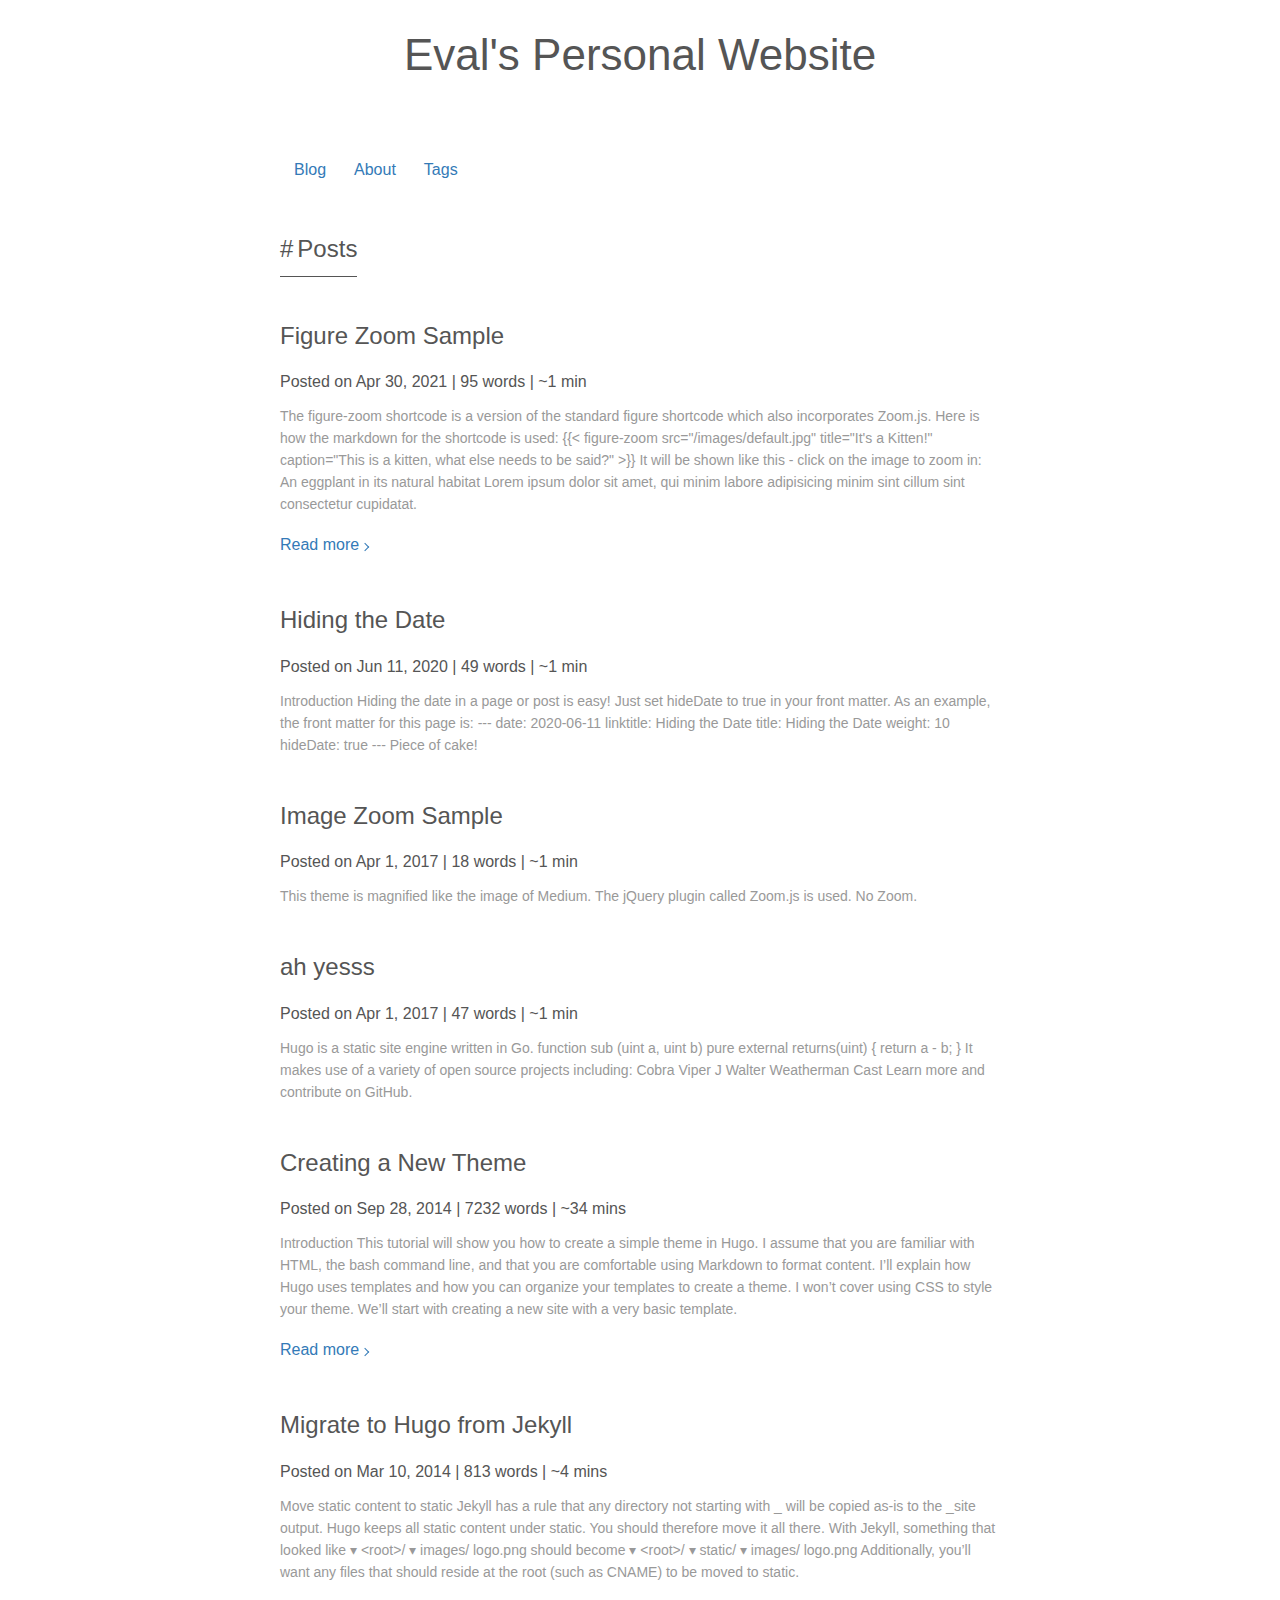
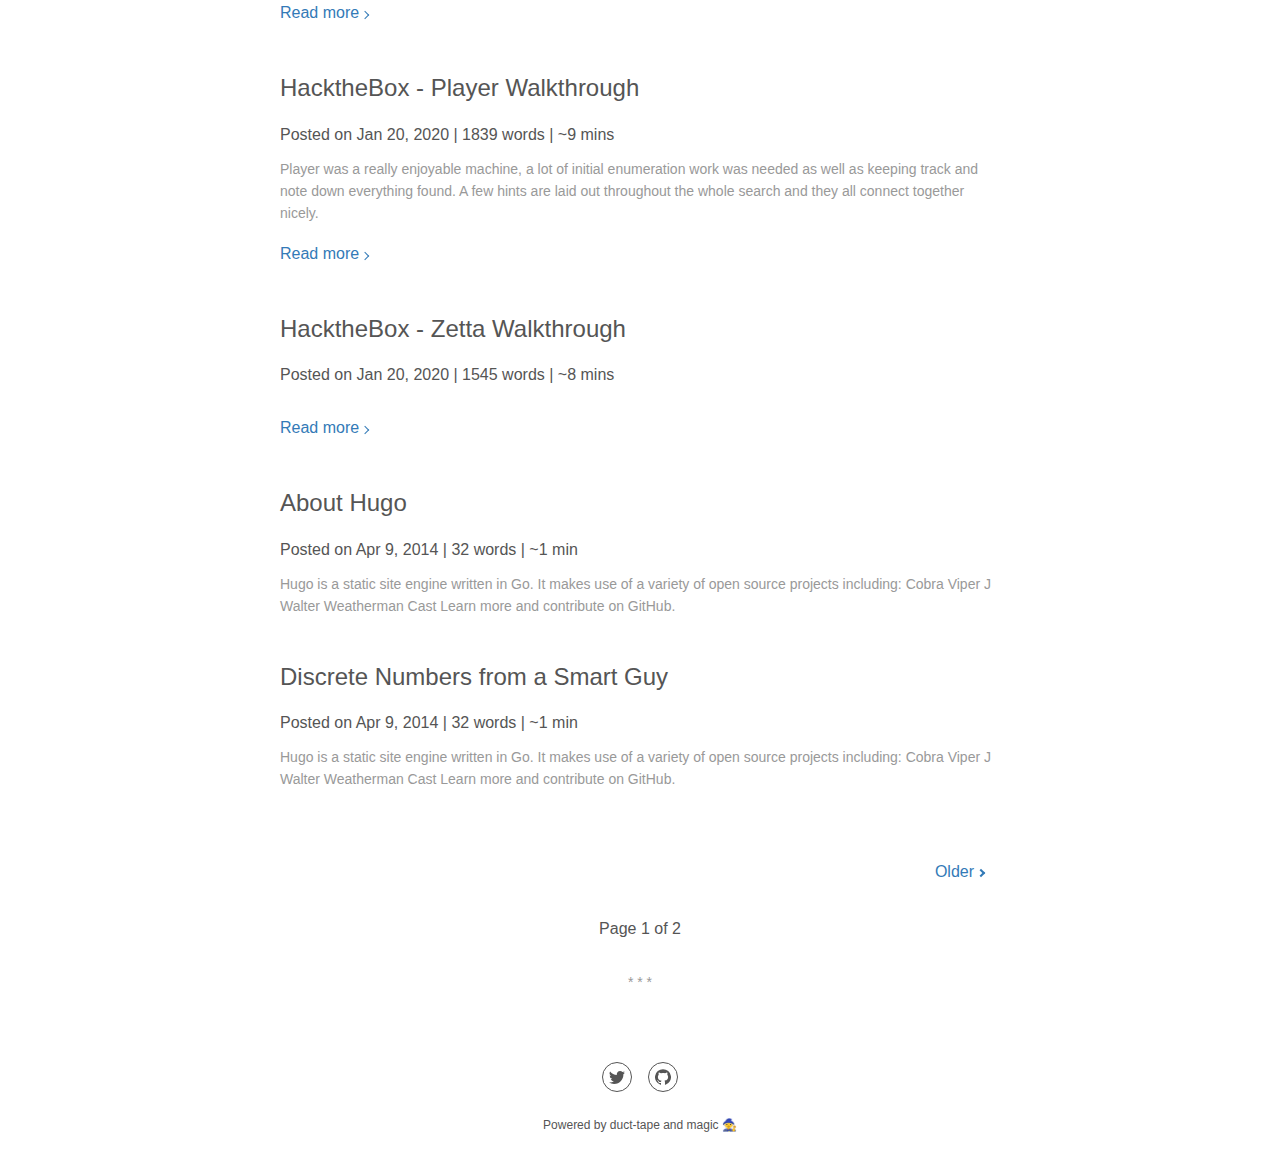
<file: posts/index.html>
<!doctype html><html lang=en-us prefix="og: http://ogp.me/ns#">
<head>
<meta charset=utf-8>
<meta name=viewport content="width=device-width,initial-scale=1,maximum-scale=1">
<title>Posts</title>
<meta property="og:title" content="Posts">
<meta name=twitter:title content="Posts">
<meta name=author content>
<meta property="og:site_name" content="Eval's Personal Website">
<meta property="og:url" content="https://0xeval.github.io/posts/">
<meta name=twitter:card content="summary">
<meta name=twitter:site content="@0xeval">
<meta name=twitter:creator content="@0xeval">
<meta property="og:type" content="website">
<meta name=generator content="Hugo 0.92.0">
<script type=application/javascript>var doNotTrack=!1;doNotTrack||(window.ga=window.ga||function(){(ga.q=ga.q||[]).push(arguments)},ga.l=+new Date,ga('create','Your Google Analytics tracking id','auto'),ga('send','pageview'))</script>
<script async src=https://www.google-analytics.com/analytics.js></script>
<link rel=stylesheet href=https://0xeval.github.io/css/style.css>
<link rel=stylesheet href=https://0xeval.github.io/css/custom.css>
<link rel=icon type=image/x-icon href=https://0xeval.github.io/favicon.ico>
</head>
<body>
<a href=#main class="skip-link p-screen-reader-text">Skip to content</a><svg xmlns="http://www.w3.org/2000/svg" style="display:none" aria-hidden="true"><symbol id="icon-500px" viewBox="0 0 16 16"><g><path d="M3.953 10.512a5.24 5.24.0 006.996 3.141c.625-.262 1.184-.641 1.666-1.122s.859-1.041 1.122-1.666c.272-.647.412-1.331.412-2.037s-.137-1.394-.412-2.037c-.262-.625-.641-1.184-1.122-1.666s-1.041-.859-1.666-1.122A5.226 5.226.0 008.912 3.59c-.716.0-1.431.144-2.066.413-.509.216-1.372.769-1.875 1.291l-.003.003V.984h7.241c.262-.003.262-.372.262-.491.0-.122.0-.487-.266-.491H4.377a.343.343.0 00-.344.341v6.066c0 .197.244.338.472.384.444.094.544-.047.653-.197l.016-.019c.166-.247.681-.766.688-.772a4.262 4.262.0 013.037-1.25c1.147.0 2.222.444 3.028 1.25a4.245 4.245.0 011.256 3.019 4.236 4.236.0 01-1.25 3.019 4.336 4.336.0 01-3.047 1.25 4.136 4.136.0 01-2.159-.597l.003-3.688c0-.491.213-1.028.572-1.431a2.09 2.09.0 011.588-.716c.594.0 1.15.225 1.566.634.409.406.637.95.637 1.528A2.179 2.179.0 018.887 11.02c-.238.0-.672-.106-.691-.109-.25-.075-.356.272-.391.387-.134.441.069.528.109.541.397.125.659.147 1.003.147a3.173 3.173.0 003.169-3.169c0-1.734-1.422-3.144-3.166-3.144-.856.0-1.659.328-2.263.919-.575.566-.903 1.319-.903 2.069v.019c-.003.094-.003 2.306-.006 3.031l-.003-.003c-.328-.363-.653-.919-.869-1.488-.084-.222-.275-.184-.534-.103-.125.034-.469.141-.391.394zm3.722-.865c0 .106.097.2.156.253l.019.019c.1.097.194.147.281.147a.181.181.0 00.131-.05c.044-.041.537-.544.588-.591l.553.55c.05.056.106.088.172.088.088.0.184-.053.284-.156.238-.244.119-.375.063-.438l-.559-.559.584-.588c.128-.137.016-.284-.097-.397-.162-.162-.322-.206-.422-.112l-.581.581-.588-.588a.16.16.0 00-.113-.047c-.078.0-.172.053-.275.156-.181.181-.219.306-.125.406l.588.584-.584.584c-.053.05-.078.103-.075.156zm1.278-7.931c-.938.0-1.938.191-2.669.506a.207.207.0 00-.134.181.753.753.0 00.069.337c.047.116.166.425.4.334a6.689 6.689.0 012.334-.444 6.35 6.35.0 012.469.497c.622.263 1.206.644 1.844 1.194a.22.22.0 00.147.059c.125.0.244-.122.347-.237.169-.191.287-.35.119-.509a6.858 6.858.0 00-2.1-1.356 7.326 7.326.0 00-2.825-.563zM14.006 13.3c-.113-.113-.209-.178-.294-.203s-.162-.006-.222.053l-.056.056a6.32 6.32.0 01-6.938 1.356 6.336 6.336.0 01-2.013-1.356 6.046 6.046.0 01-1.356-2.012c-.288-.713-.381-1.247-.413-1.422-.003-.016-.006-.028-.006-.037-.041-.206-.231-.222-.503-.178-.112.019-.459.072-.428.319v.006a7.261 7.261.0 002.04 3.994 7.266 7.266.0 0010.288.0l.059-.059c.069-.084.134-.225-.159-.516z"/></g></symbol><symbol id="icon-codepen" viewBox="0 0 16 16"><g><path d="M14.777 5.751l-7-4.667a.5.5.0 00-.555.0l-7 4.667a.501.501.0 00-.223.416v4.667c0 .167.084.323.223.416l7 4.667a.5.5.0 00.554.0l7-4.667a.501.501.0 00.223-.416V6.167a.501.501.0 00-.223-.416zM7.5 10.232 4.901 8.5 7.5 6.768 10.099 8.5 7.5 10.232zM8 5.899V2.434l5.599 3.732L11 7.898l-3-2zm-1 0-3 2-2.599-1.732L7 2.435V5.9zM3.099 8.5 1 9.899V7.101L3.099 8.5zM4 9.101l3 2v3.465l-5.599-3.732L4 9.102zm4 2 3-2 2.599 1.732L8 14.565V11.1zM11.901 8.5 14 7.101v2.798L11.901 8.5z"/></g></symbol><symbol id="icon-dribbble" viewBox="0 0 16 16"><g><path d="M8 16c-4.412.0-8-3.588-8-8s3.587-8 8-8c4.412.0 8 3.587 8 8s-3.588 8-8 8zm6.747-6.906c-.234-.075-2.116-.634-4.256-.291a29.7 29.7.0 011.328 4.872 6.845 6.845.0 002.928-4.581zM10.669 14.3c-.103-.6-.497-2.688-1.456-5.181-.016.006-.031.009-.044.016-3.856 1.344-5.241 4.016-5.362 4.266a6.807 6.807.0 006.863.9zm-7.747-1.722c.156-.266 2.031-3.369 5.553-4.509a7.04 7.04.0 01.269-.081 24.04 24.04.0 00-.553-1.159c-3.409 1.022-6.722.978-7.022.975-.003.069-.003.138-.003.209.0 1.753.666 3.356 1.756 4.566zM1.313 6.609c.306.003 3.122.016 6.319-.831A43.092 43.092.0 005.098 1.825 6.854 6.854.0 001.314 6.609zM6.4 1.366a36.612 36.612.0 012.55 4c2.431-.909 3.459-2.294 3.581-2.469A6.799 6.799.0 006.4 1.366zm6.891 2.325c-.144.194-1.291 1.663-3.816 2.694.159.325.313.656.453.991.05.119.1.234.147.353 2.275-.284 4.534.172 4.759.219A6.816 6.816.0 0013.29 3.692z"/></g></symbol><symbol id="icon-facebook" viewBox="0 0 16 16"><g><path d="M9.5 3H12V0H9.5C7.57.0 6 1.57 6 3.5V5H4v3h2v8h3V8h2.5l.5-3H9V3.5c0-.271.229-.5.5-.5z"/></g></symbol><symbol id="icon-feed" viewBox="0 0 16 16"><g><path d="M2.13 11.733c-1.175.0-2.13.958-2.13 2.126.0 1.174.955 2.122 2.13 2.122a2.126 2.126.0 002.133-2.122A2.133 2.133.0 002.13 11.733zM.002 5.436v3.067c1.997.0 3.874.781 5.288 2.196a7.45 7.45.0 012.192 5.302h3.08c0-5.825-4.739-10.564-10.56-10.564zM.006.0v3.068C7.128 3.068 12.924 8.87 12.924 16H16C16 7.18 8.824.0.006.0z"/></g></symbol><symbol id="icon-flickr" viewBox="0 0 16 16"><g><path d="M0 8.5a3.5 3.5.0 117 0 3.5 3.5.0 01-7 0zm9 0a3.5 3.5.0 117 0 3.5 3.5.0 01-7 0z"/></g></symbol><symbol id="icon-github" viewBox="0 0 16 16"><g><path d="M8 .198A8 8 0 005.471 15.789c.4.074.547-.174.547-.385.0-.191-.008-.821-.011-1.489-2.226.484-2.695-.944-2.695-.944-.364-.925-.888-1.171-.888-1.171-.726-.497.055-.486.055-.486.803.056 1.226.824 1.226.824.714 1.223 1.872.869 2.328.665.072-.517.279-.87.508-1.07-1.777-.202-3.645-.888-3.645-3.954.0-.873.313-1.587.824-2.147-.083-.202-.357-1.015.077-2.117.0.0.672-.215 2.201.82A7.672 7.672.0 018 4.066c.68.003 1.365.092 2.004.269 1.527-1.035 2.198-.82 2.198-.82.435 1.102.162 1.916.079 2.117.513.56.823 1.274.823 2.147.0 3.073-1.872 3.749-3.653 3.947.287.248.543.735.543 1.481.0 1.07-.009 1.932-.009 2.195.0.213.144.462.55.384A8 8 0 008.001.196z"/></g></symbol><symbol id="icon-gitlab" viewBox="0 0 28 28"><g><path d="M1.625 11.031 14 26.89.437 17.046a1.092 1.092.0 01-.391-1.203l1.578-4.813zm7.219.0h10.313L14.001 26.89zM5.75 1.469l3.094 9.562H1.625l3.094-9.562a.548.548.0 011.031.0zm20.625 9.562 1.578 4.813a1.09 1.09.0 01-.391 1.203l-13.563 9.844 12.375-15.859zm0 0h-7.219l3.094-9.562a.548.548.0 011.031.0z"/></g></symbol><symbol id="icon-google-plus" viewBox="0 0 16 16"><g><path d="M5.091 7.147v1.747h2.888c-.116.75-.872 2.197-2.888 2.197-1.737.0-3.156-1.441-3.156-3.216s1.419-3.216 3.156-3.216c.991.0 1.65.422 2.028.784L8.5 4.112c-.888-.828-2.037-1.331-3.409-1.331C2.275 2.784.0 5.059.0 7.875s2.275 5.091 5.091 5.091c2.937.0 4.888-2.066 4.888-4.975.0-.334-.037-.591-.081-.844H5.092zM16 7h-1.5V5.5H13V7h-1.5v1.5H13V10h1.5V8.5H16z"/></g></symbol><symbol id="icon-instagram" viewBox="0 0 22 22"><g><path d="M15.445.0H6.554A6.559 6.559.0 000 6.554v8.891A6.559 6.559.0 006.554 22h8.891a6.56 6.56.0 006.554-6.555V6.554A6.557 6.557.0 0015.445.0zm4.342 15.445a4.343 4.343.0 01-4.342 4.342H6.554a4.341 4.341.0 01-4.341-4.342V6.554a4.34 4.34.0 014.341-4.341h8.891a4.342 4.342.0 014.341 4.341l.001 8.891z"/><path d="M11 5.312A5.693 5.693.0 005.312 11 5.694 5.694.0 0011 16.688 5.694 5.694.0 0016.688 11 5.693 5.693.0 0011 5.312zm0 9.163a3.475 3.475.0 11-.001-6.95 3.475 3.475.0 01.001 6.95zm5.7-10.484a1.363 1.363.0 11-1.364 1.364c0-.752.51-1.364 1.364-1.364z"/></g></symbol><symbol id="icon-linkedin" viewBox="0 0 16 16"><g><path d="M6 6h2.767v1.418h.04C9.192 6.727 10.134 6 11.539 6 14.46 6 15 7.818 15 10.183V15h-2.885v-4.27c0-1.018-.021-2.329-1.5-2.329-1.502.0-1.732 1.109-1.732 2.255V15H6V6zM1 6h3v9H1V6zM4 3.5A1.5 1.5.0 11.999 3.499 1.5 1.5.0 014 3.5z"/></g></symbol><symbol id="icon-mail" viewBox="0 0 22 18"><g><path fill="#000" d="M0 17.225V.776h22v16.447H0v.002zm3.011-1.815h15.978l-5.111-5.115L11 13.179l-2.877-2.883-5.112 5.114zm-1.216-1.275 5.077-5.09L1.795 3.98v10.155zm13.332-5.09 5.079 5.09V3.979l-5.079 5.066zm-4.126 1.588 8.022-8.027-16.045-.001 8.023 8.028z"/></g></symbol><symbol id="icon-medium" viewBox="0 0 24 24"><g><path d="M22.085 4.733 24 2.901V2.5h-6.634l-4.728 11.768L7.259 2.5H.303v.401L2.54 5.594c.218.199.332.49.303.783V16.96c.069.381-.055.773-.323 1.05L0 21.064v.396h7.145v-.401l-2.52-3.049a1.244 1.244.0 01-.347-1.05V7.806l6.272 13.659h.729l5.393-13.659v10.881c0 .287.0.346-.188.534l-1.94 1.877v.402h9.412v-.401l-1.87-1.831a.556.556.0 01-.214-.534V5.267a.554.554.0 01.213-.534z"/></g></symbol><symbol id="icon-npm" viewBox="0 0 16 16"><g><path d="M0 0v16h16V0H0zm13 13h-2V5H8v8H3V3h10v10z"/></g></symbol><symbol id="icon-pinterest" viewBox="0 0 16 16"><g><path d="M8 1.069A6.93 6.93.0 005.475 14.453c-.059-.547-.116-1.391.025-1.988.125-.541.813-3.444.813-3.444s-.206-.416-.206-1.028c0-.963.559-1.684 1.253-1.684.591.0.878.444.878.975.0.594-.378 1.484-.575 2.306-.166.691.344 1.253 1.025 1.253 1.231.0 2.178-1.3 2.178-3.175.0-1.659-1.194-2.819-2.894-2.819-1.972.0-3.128 1.478-3.128 3.009.0.597.228 1.234.516 1.581.056.069.066.128.047.2a95.89 95.89.0 01-.194.787c-.031.128-.1.153-.231.094-.866-.403-1.406-1.669-1.406-2.684.0-2.188 1.587-4.194 4.578-4.194 2.403.0 4.272 1.712 4.272 4.003.0 2.388-1.506 4.313-3.597 4.313-.703.0-1.362-.366-1.588-.797.0.0-.347 1.322-.431 1.647-.156.603-.578 1.356-.862 1.816a6.93 6.93.0 008.984-6.622A6.931 6.931.0 008.001 1.068z"/></g></symbol><symbol id="icon-search" viewBox="0 0 16 16"><g><path d="M15.504 13.616l-3.79-3.223c-.392-.353-.811-.514-1.149-.499a6 6 0 10-.672.672c-.016.338.146.757.499 1.149l3.223 3.79c.552.613 1.453.665 2.003.115s.498-1.452-.115-2.003zM6 10a4 4 0 110-8 4 4 0 010 8z"/></g></symbol><symbol id="icon-strava" viewBox="0 0 24 24"><g><path d="M15.387 17.944l-2.089-4.116h-3.065L15.387 24l5.15-10.172h-3.066m-7.008-5.599 2.836 5.598h4.172L10.463.0l-7 13.828h4.169"/></g></symbol><symbol id="icon-tumblr" viewBox="0 0 16 16"><g><path d="M9.001 7v3.659c0 .928-.012 1.463.086 1.727.098.262.342.534.609.691.354.212.758.318 1.214.318.81.0 1.289-.107 2.09-.633v2.405a9.089 9.089.0 01-1.833.639A7.93 7.93.0 019.369 16a4.9 4.9.0 01-1.725-.276 4.195 4.195.0 01-1.438-.79c-.398-.343-.672-.706-.826-1.091s-.23-.944-.23-1.676V6.556H3.003V4.29c.628-.204 1.331-.497 1.778-.877a4.386 4.386.0 001.08-1.374C6.133 1.505 6.32.825 6.422.0h2.579v4H13v3H9.001z"/></g></symbol><symbol id="icon-twitter" viewBox="0 0 16 16"><g><path d="M16 3.538a6.461 6.461.0 01-1.884.516 3.301 3.301.0 001.444-1.816 6.607 6.607.0 01-2.084.797 3.28 3.28.0 00-2.397-1.034A3.28 3.28.0 007.882 6.029 9.321 9.321.0 011.116 2.598a3.284 3.284.0 001.015 4.381A3.301 3.301.0 01.643 6.57v.041A3.283 3.283.0 003.277 9.83a3.291 3.291.0 01-1.485.057 3.293 3.293.0 003.066 2.281 6.586 6.586.0 01-4.862 1.359 9.286 9.286.0 005.034 1.475c6.037.0 9.341-5.003 9.341-9.341.0-.144-.003-.284-.009-.425a6.59 6.59.0 001.637-1.697z"/></g></symbol><symbol id="icon-vimeo" viewBox="0 0 16 16"><g><path d="M15.994 4.281c-.072 1.556-1.159 3.691-3.263 6.397-2.175 2.825-4.016 4.241-5.522 4.241-.931.0-1.722-.859-2.366-2.581-.431-1.578-.859-3.156-1.291-4.734-.478-1.722-.991-2.581-1.541-2.581-.119.0-.538.253-1.256.753l-.753-.969c.791-.694 1.569-1.388 2.334-2.081 1.053-.909 1.844-1.387 2.372-1.438 1.244-.119 2.013.731 2.3 2.553.309 1.966.525 3.188.647 3.666.359 1.631.753 2.447 1.184 2.447.334.0.838-.528 1.509-1.588.669-1.056 1.028-1.862 1.078-2.416.097-.912-.262-1.372-1.078-1.372a2.98 2.98.0 00-1.184.263c.787-2.575 2.287-3.825 4.506-3.753 1.641.044 2.416 1.109 2.322 3.194z"/></g></symbol><symbol id="icon-wordpress" viewBox="0 0 16 16"><g><path d="M2 8c0 2.313 1.38 4.312 3.382 5.259L2.52 5.622A5.693 5.693.0 002 8zm10.05-.295c0-.722-.266-1.222-.495-1.612-.304-.482-.589-.889-.589-1.371.0-.537.418-1.037 1.008-1.037.027.0.052.003.078.005A6.064 6.064.0 008 2.156 6.036 6.036.0 002.987 4.79c.141.004.274.007.386.007.627.0 1.599-.074 1.599-.074.323-.018.361.444.038.482.0.0-.325.037-.687.055l2.185 6.33 1.313-3.835-.935-2.495a12.304 12.304.0 01-.629-.055c-.323-.019-.285-.5.038-.482.0.0.991.074 1.58.074.627.0 1.599-.074 1.599-.074.323-.018.362.444.038.482.0.0-.326.037-.687.055l2.168 6.282.599-1.947c.259-.809.457-1.389.457-1.889zm-3.945.806-1.8 5.095a6.148 6.148.0 003.687-.093.52.52.0 01-.043-.081L8.105 8.511zm5.16-3.315c.026.186.04.386.04.601.0.593-.114 1.259-.456 2.093l-1.833 5.16c1.784-1.013 2.983-2.895 2.983-5.051a5.697 5.697.0 00-.735-2.803zM8 0a8 8 0 100 16A8 8 0 008 0zm0 15A7 7 0 118 1a7 7 0 010 14z"/></g></symbol><symbol id="icon-youtube" viewBox="0 0 16 16"><g><path d="M15.841 4.8s-.156-1.103-.637-1.587c-.609-.637-1.291-.641-1.603-.678-2.237-.163-5.597-.163-5.597-.163h-.006s-3.359.0-5.597.163c-.313.038-.994.041-1.603.678C.317 3.697.164 4.8.164 4.8S.005 6.094.005 7.391v1.213c0 1.294.159 2.591.159 2.591s.156 1.103.634 1.588c.609.637 1.409.616 1.766.684 1.281.122 5.441.159 5.441.159s3.363-.006 5.6-.166c.313-.037.994-.041 1.603-.678.481-.484.637-1.588.637-1.588s.159-1.294.159-2.591V7.39c-.003-1.294-.162-2.591-.162-2.591zm-9.494 5.275V5.578l4.322 2.256-4.322 2.241z"/></g></symbol></svg>
<header class=l-header>
<h1 class="c-title p-title"><a href=https://0xeval.github.io/ class=p-title__link>Eval's Personal Website</a></h1>
</header>
<nav class="l-nav p-menu">
<ul class=p-menu__lists>
<li class=p-menu__listitem>
<a href=/>Blog</a>
</li>
<li class=p-menu__listitem>
<a href=/about>About</a>
</li>
<li class=p-menu__listitem>
<a href=/tags>Tags</a>
</li>
</ul>
</nav>
<main id=main class=l-main>
<h2 class="c-title p-tag-title">Posts</h2>
<article class="c-article p-list-article">
<header>
<h2 class="c-title c-article__title"><a href=https://0xeval.github.io/posts/figure-zoom-sample/>Figure Zoom Sample</a></h2>
<p class=c-article__meta>
Posted on
<time datetime=2021-04-30T00:00:00Z>
Apr 30, 2021
</time>
| 95 words
|
~1 min
</p>
</header>
<div class=c-article__summary>
The figure-zoom shortcode is a version of the standard figure shortcode which also incorporates Zoom.js.
Here is how the markdown for the shortcode is used:
{{&lt; figure-zoom src="/images/default.jpg" title="It's a Kitten!" caption="This is a kitten, what else needs to be said?" >}} It will be shown like this - click on the image to zoom in:
An eggplant in its natural habitat Lorem ipsum dolor sit amet, qui minim labore adipisicing minim sint cillum sint consectetur cupidatat.
</div>
<a href=https://0xeval.github.io/posts/figure-zoom-sample/ class="c-article__btn p-list-article__btn">Read more</a>
</article>
<article class="c-article p-list-article">
<header>
<h2 class="c-title c-article__title"><a href=https://0xeval.github.io/posts/hiding-the-date/>Hiding the Date</a></h2>
<p class=c-article__meta>
Posted on
<time datetime=2020-06-11T00:00:00Z>
Jun 11, 2020
</time>
| 49 words
|
~1 min
</p>
</header>
<div class=c-article__summary>
Introduction Hiding the date in a page or post is easy! Just set hideDate to true in your front matter.
As an example, the front matter for this page is:
--- date: 2020-06-11 linktitle: Hiding the Date title: Hiding the Date weight: 10 hideDate: true --- Piece of cake!
</div>
</article>
<article class="c-article p-list-article">
<header>
<h2 class="c-title c-article__title"><a href=https://0xeval.github.io/posts/image-zoom-sample/>Image Zoom Sample</a></h2>
<p class=c-article__meta>
Posted on
<time datetime=2017-04-01T00:00:00Z>
Apr 1, 2017
</time>
| 18 words
|
~1 min
</p>
</header>
<div class=c-article__summary>
This theme is magnified like the image of Medium.
The jQuery plugin called Zoom.js is used.
No Zoom.
</div>
</article>
<article class="c-article p-list-article">
<header>
<h2 class="c-title c-article__title"><a href=https://0xeval.github.io/posts/test/>ah yesss</a></h2>
<p class=c-article__meta>
Posted on
<time datetime=2017-04-01T00:00:00Z>
Apr 1, 2017
</time>
| 47 words
|
~1 min
</p>
</header>
<div class=c-article__summary>
Hugo is a static site engine written in Go.
function sub (uint a, uint b) pure external returns(uint) { return a - b; } It makes use of a variety of open source projects including:
Cobra Viper J Walter Weatherman Cast Learn more and contribute on GitHub.
</div>
</article>
<article class="c-article p-list-article">
<header>
<h2 class="c-title c-article__title"><a href=https://0xeval.github.io/posts/creating-a-new-theme/>Creating a New Theme</a></h2>
<p class=c-article__meta>
Posted on
<time datetime=2014-09-28T00:00:00Z>
Sep 28, 2014
</time>
| 7232 words
|
~34 mins
</p>
</header>
<div class=c-article__summary>
Introduction This tutorial will show you how to create a simple theme in Hugo. I assume that you are familiar with HTML, the bash command line, and that you are comfortable using Markdown to format content. I&rsquo;ll explain how Hugo uses templates and how you can organize your templates to create a theme. I won&rsquo;t cover using CSS to style your theme.
We&rsquo;ll start with creating a new site with a very basic template.
</div>
<a href=https://0xeval.github.io/posts/creating-a-new-theme/ class="c-article__btn p-list-article__btn">Read more</a>
</article>
<article class="c-article p-list-article">
<header>
<h2 class="c-title c-article__title"><a href=https://0xeval.github.io/posts/migrate-from-jekyll/>Migrate to Hugo from Jekyll</a></h2>
<p class=c-article__meta>
Posted on
<time datetime=2014-03-10T00:00:00Z>
Mar 10, 2014
</time>
| 813 words
|
~4 mins
</p>
</header>
<div class=c-article__summary>
Move static content to static Jekyll has a rule that any directory not starting with _ will be copied as-is to the _site output. Hugo keeps all static content under static. You should therefore move it all there. With Jekyll, something that looked like
▾ &lt;root>/ ▾ images/ logo.png should become
▾ &lt;root>/ ▾ static/ ▾ images/ logo.png Additionally, you&rsquo;ll want any files that should reside at the root (such as CNAME) to be moved to static.
</div>
<a href=https://0xeval.github.io/posts/migrate-from-jekyll/ class="c-article__btn p-list-article__btn">Read more</a>
</article>
<article class="c-article p-list-article">
<header>
<h2 class="c-title c-article__title"><a href=https://0xeval.github.io/posts/htb-player/>HacktheBox - Player Walkthrough</a></h2>
<p class=c-article__meta>
Posted on
<time datetime=2020-01-20T00:00:00Z>
Jan 20, 2020
</time>
| 1839 words
|
~9 mins
</p>
</header>
<div class=c-article__summary>
Player was a really enjoyable machine, a lot of initial enumeration work was needed as well as keeping track and note down everything found. A few hints are laid out throughout the whole search and they all connect together nicely.
</div>
<a href=https://0xeval.github.io/posts/htb-player/ class="c-article__btn p-list-article__btn">Read more</a>
</article>
<article class="c-article p-list-article">
<header>
<h2 class="c-title c-article__title"><a href=https://0xeval.github.io/posts/htb-zetta/>HacktheBox - Zetta Walkthrough</a></h2>
<p class=c-article__meta>
Posted on
<time datetime=2020-01-20T00:00:00Z>
Jan 20, 2020
</time>
| 1545 words
|
~8 mins
</p>
</header>
<div class=c-article__summary>
</div>
<a href=https://0xeval.github.io/posts/htb-zetta/ class="c-article__btn p-list-article__btn">Read more</a>
</article>
<article class="c-article p-list-article">
<header>
<h2 class="c-title c-article__title"><a href=https://0xeval.github.io/posts/about/>About Hugo</a></h2>
<p class=c-article__meta>
Posted on
<time datetime=2014-04-09T00:00:00Z>
Apr 9, 2014
</time>
| 32 words
|
~1 min
</p>
</header>
<div class=c-article__summary>
Hugo is a static site engine written in Go.
It makes use of a variety of open source projects including:
Cobra Viper J Walter Weatherman Cast Learn more and contribute on GitHub.
</div>
</article>
<article class="c-article p-list-article">
<header>
<h2 class="c-title c-article__title"><a href=https://0xeval.github.io/posts/test2/>Discrete Numbers from a Smart Guy</a></h2>
<p class=c-article__meta>
Posted on
<time datetime=2014-04-09T00:00:00Z>
Apr 9, 2014
</time>
| 32 words
|
~1 min
</p>
</header>
<div class=c-article__summary>
Hugo is a static site engine written in Go.
It makes use of a variety of open source projects including:
Cobra Viper J Walter Weatherman Cast Learn more and contribute on GitHub.
</div>
</article>
<nav class="c-pagination p-pagination">
<div class=c-pagination__ctrl>
<div class=c-pagination__newer>
</div>
<div class=c-pagination__older>
<a href=/posts/page/2/>Older</a>
</div>
</div>
<span class="c-pagination__count p-pagination__count">Page 1 of 2</span>
</nav>
<aside class=p-author>
<div class=p-author__body>
<p> </p>
</div>
</aside>
</main>
<footer class=l-footer>
<ul class=c-links>
<li class=c-links__item>
<a href=https://twitter.com/0xeval target=_blank><svg viewBox="0 0 64 64" class="c-links__icon"><title>twitter</title><use xlink:href="#icon-twitter"/></svg>
</a>
</li>
<li class=c-links__item>
<a href=https://github.com/0xeval target=_blank><svg viewBox="0 0 64 64" class="c-links__icon"><title>github</title><use xlink:href="#icon-github"/></svg>
</a>
</li>
</ul>
<p class=p-copyright>
Powered by duct-tape and magic 🧙
</p>
</footer>
<script type=text/javascript src=https://0xeval.github.io/js/bundle.js defer></script>
</body>
</html>
</file>
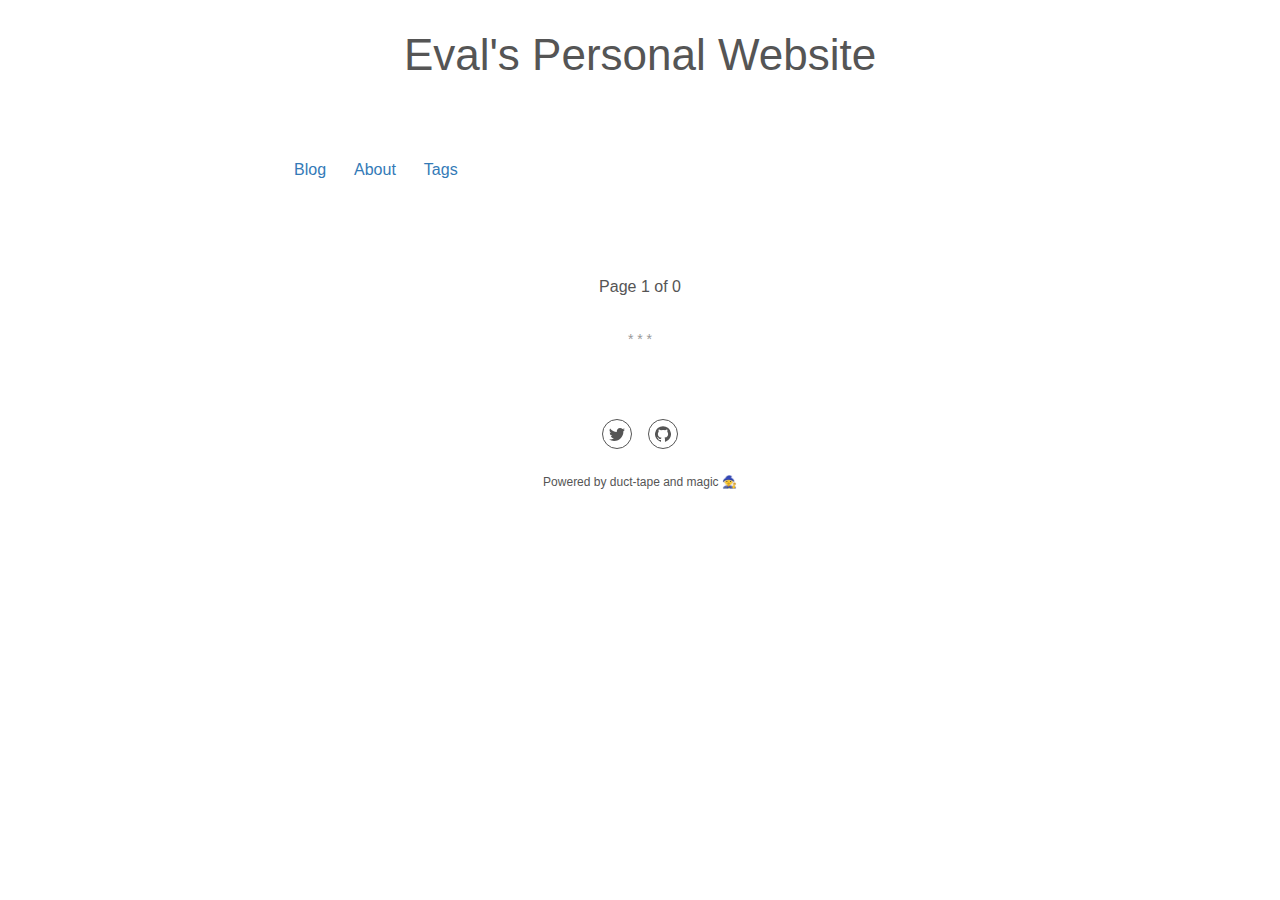
<file: public/index.html>
<!DOCTYPE html>
<html lang="en-us" prefix="og: http://ogp.me/ns#">
<head>
  <meta charset="utf-8" />
  <meta name="viewport" content="width=device-width, initial-scale=1.0, maximum-scale=1" />
  
  <title>Eval&#39;s Personal Website</title>
  <meta property="og:title" content="Eval&#39;s Personal Website" />
  <meta name="twitter:title" content="Eval&#39;s Personal Website" />
  

  

  <meta name="author" content=""/>
  <meta property="og:site_name" content="Eval&#39;s Personal Website" />
  <meta property="og:url" content="https://0xeval.github.io/" />

  
  <meta name="twitter:card" content="summary" />

  
  <meta name="twitter:site" content="@0xeval" />
  <meta name="twitter:creator" content="@0xeval" />
  

  
  <meta property="og:type" content="website" />
  
  
  <meta name="generator" content="Hugo 0.92.0" />
  
    
<script type="application/javascript">
var doNotTrack = false;
if (!doNotTrack) {
	window.ga=window.ga||function(){(ga.q=ga.q||[]).push(arguments)};ga.l=+new Date;
	ga('create', 'Your Google Analytics tracking id', 'auto');
	
	ga('send', 'pageview');
}
</script>
<script async src='https://www.google-analytics.com/analytics.js'></script>

  
  

  <link rel="stylesheet" href="https://0xeval.github.io/css/style.css" />
  
  <link rel="stylesheet" href="https://0xeval.github.io/css/custom.css">
  <link rel='icon' type='image/x-icon' href="https://0xeval.github.io/favicon.ico" />
  <link href="https://0xeval.github.io/index.xml" rel="alternate" type="application/rss+xml" title="Eval&#39;s Personal Website" />
  
  
  
  

</head>

<body>
  <a href="#main" class="skip-link p-screen-reader-text">Skip to content</a>
  <svg xmlns="http://www.w3.org/2000/svg" style="display: none;" aria-hidden="true"> <symbol id="icon-500px" viewBox="0 0 16 16"><g> <path d="M3.953 10.512a5.24 5.24 0 0 0 6.996 3.141c.625-.262 1.184-.641 1.666-1.122s.859-1.041 1.122-1.666c.272-.647.412-1.331.412-2.037s-.137-1.394-.412-2.037c-.262-.625-.641-1.184-1.122-1.666s-1.041-.859-1.666-1.122a5.226 5.226 0 0 0-2.037-.413c-.716 0-1.431.144-2.066.413-.509.216-1.372.769-1.875 1.291l-.003.003V.984h7.241c.262-.003.262-.372.262-.491 0-.122 0-.487-.266-.491H4.377a.343.343 0 0 0-.344.341v6.066c0 .197.244.338.472.384.444.094.544-.047.653-.197l.016-.019c.166-.247.681-.766.688-.772a4.262 4.262 0 0 1 3.037-1.25c1.147 0 2.222.444 3.028 1.25a4.245 4.245 0 0 1 1.256 3.019 4.236 4.236 0 0 1-1.25 3.019 4.336 4.336 0 0 1-3.047 1.25 4.136 4.136 0 0 1-2.159-.597l.003-3.688c0-.491.213-1.028.572-1.431a2.09 2.09 0 0 1 1.588-.716c.594 0 1.15.225 1.566.634.409.406.637.95.637 1.528a2.179 2.179 0 0 1-2.206 2.197c-.238 0-.672-.106-.691-.109-.25-.075-.356.272-.391.387-.134.441.069.528.109.541.397.125.659.147 1.003.147a3.173 3.173 0 0 0 3.169-3.169c0-1.734-1.422-3.144-3.166-3.144-.856 0-1.659.328-2.263.919-.575.566-.903 1.319-.903 2.069v.019c-.003.094-.003 2.306-.006 3.031l-.003-.003c-.328-.363-.653-.919-.869-1.488-.084-.222-.275-.184-.534-.103-.125.034-.469.141-.391.394zm3.722-.865c0 .106.097.2.156.253l.019.019c.1.097.194.147.281.147a.181.181 0 0 0 .131-.05c.044-.041.537-.544.588-.591l.553.55c.05.056.106.088.172.088.088 0 .184-.053.284-.156.238-.244.119-.375.063-.438l-.559-.559.584-.588c.128-.137.016-.284-.097-.397-.162-.162-.322-.206-.422-.112l-.581.581-.588-.588a.16.16 0 0 0-.113-.047c-.078 0-.172.053-.275.156-.181.181-.219.306-.125.406l.588.584-.584.584c-.053.05-.078.103-.075.156zm1.278-7.931c-.938 0-1.938.191-2.669.506a.207.207 0 0 0-.134.181.753.753 0 0 0 .069.337c.047.116.166.425.4.334a6.689 6.689 0 0 1 2.334-.444 6.35 6.35 0 0 1 2.469.497c.622.263 1.206.644 1.844 1.194a.22.22 0 0 0 .147.059c.125 0 .244-.122.347-.237.169-.191.287-.35.119-.509a6.858 6.858 0 0 0-2.1-1.356 7.326 7.326 0 0 0-2.825-.563zM14.006 13.3c-.113-.113-.209-.178-.294-.203s-.162-.006-.222.053l-.056.056a6.32 6.32 0 0 1-6.938 1.356 6.336 6.336 0 0 1-2.013-1.356 6.046 6.046 0 0 1-1.356-2.012c-.288-.713-.381-1.247-.413-1.422-.003-.016-.006-.028-.006-.037-.041-.206-.231-.222-.503-.178-.112.019-.459.072-.428.319v.006a7.261 7.261 0 0 0 2.04 3.994 7.266 7.266 0 0 0 10.288 0l.059-.059c.069-.084.134-.225-.159-.516z"/> </g></symbol> <symbol id="icon-codepen" viewBox="0 0 16 16"><g> <path d="M14.777 5.751l-7-4.667a.5.5 0 0 0-.555 0l-7 4.667a.501.501 0 0 0-.223.416v4.667c0 .167.084.323.223.416l7 4.667a.5.5 0 0 0 .554 0l7-4.667a.501.501 0 0 0 .223-.416V6.167a.501.501 0 0 0-.223-.416zM7.5 10.232L4.901 8.5 7.5 6.768 10.099 8.5 7.5 10.232zM8 5.899V2.434l5.599 3.732L11 7.898l-3-2zm-1 0l-3 2-2.599-1.732L7 2.435V5.9zM3.099 8.5L1 9.899V7.101L3.099 8.5zM4 9.101l3 2v3.465l-5.599-3.732L4 9.102zm4 2l3-2 2.599 1.732L8 14.565V11.1zM11.901 8.5L14 7.101v2.798L11.901 8.5z"/> </g></symbol> <symbol id="icon-dribbble" viewBox="0 0 16 16"><g> <path d="M8 16c-4.412 0-8-3.588-8-8s3.587-8 8-8c4.412 0 8 3.587 8 8s-3.588 8-8 8zm6.747-6.906c-.234-.075-2.116-.634-4.256-.291a29.7 29.7 0 0 1 1.328 4.872 6.845 6.845 0 0 0 2.928-4.581zM10.669 14.3c-.103-.6-.497-2.688-1.456-5.181-.016.006-.031.009-.044.016-3.856 1.344-5.241 4.016-5.362 4.266a6.807 6.807 0 0 0 6.863.9zm-7.747-1.722c.156-.266 2.031-3.369 5.553-4.509a7.04 7.04 0 0 1 .269-.081 24.04 24.04 0 0 0-.553-1.159c-3.409 1.022-6.722.978-7.022.975-.003.069-.003.138-.003.209 0 1.753.666 3.356 1.756 4.566zM1.313 6.609c.306.003 3.122.016 6.319-.831a43.092 43.092 0 0 0-2.534-3.953 6.854 6.854 0 0 0-3.784 4.784zM6.4 1.366a36.612 36.612 0 0 1 2.55 4c2.431-.909 3.459-2.294 3.581-2.469A6.799 6.799 0 0 0 6.4 1.366zm6.891 2.325c-.144.194-1.291 1.663-3.816 2.694.159.325.313.656.453.991.05.119.1.234.147.353 2.275-.284 4.534.172 4.759.219a6.816 6.816 0 0 0-1.544-4.256z"/> </g></symbol> <symbol id="icon-facebook" viewBox="0 0 16 16"><g> <path d="M9.5 3H12V0H9.5C7.57 0 6 1.57 6 3.5V5H4v3h2v8h3V8h2.5l.5-3H9V3.5c0-.271.229-.5.5-.5z"/> </g></symbol> <symbol id="icon-feed" viewBox="0 0 16 16"><g> <path d="M2.13 11.733c-1.175 0-2.13.958-2.13 2.126 0 1.174.955 2.122 2.13 2.122a2.126 2.126 0 0 0 2.133-2.122 2.133 2.133 0 0 0-2.133-2.126zM.002 5.436v3.067c1.997 0 3.874.781 5.288 2.196a7.45 7.45 0 0 1 2.192 5.302h3.08c0-5.825-4.739-10.564-10.56-10.564zM.006 0v3.068C7.128 3.068 12.924 8.87 12.924 16H16C16 7.18 8.824 0 .006 0z"/> </g></symbol> <symbol id="icon-flickr" viewBox="0 0 16 16"><g> <path d="M0 8.5a3.5 3.5 0 1 1 7 0 3.5 3.5 0 0 1-7 0zm9 0a3.5 3.5 0 1 1 7 0 3.5 3.5 0 0 1-7 0z"/> </g></symbol> <symbol id="icon-github" viewBox="0 0 16 16"><g> <path d="M8 .198a8 8 0 0 0-2.529 15.591c.4.074.547-.174.547-.385 0-.191-.008-.821-.011-1.489-2.226.484-2.695-.944-2.695-.944-.364-.925-.888-1.171-.888-1.171-.726-.497.055-.486.055-.486.803.056 1.226.824 1.226.824.714 1.223 1.872.869 2.328.665.072-.517.279-.87.508-1.07-1.777-.202-3.645-.888-3.645-3.954 0-.873.313-1.587.824-2.147-.083-.202-.357-1.015.077-2.117 0 0 .672-.215 2.201.82A7.672 7.672 0 0 1 8 4.066c.68.003 1.365.092 2.004.269 1.527-1.035 2.198-.82 2.198-.82.435 1.102.162 1.916.079 2.117.513.56.823 1.274.823 2.147 0 3.073-1.872 3.749-3.653 3.947.287.248.543.735.543 1.481 0 1.07-.009 1.932-.009 2.195 0 .213.144.462.55.384A8 8 0 0 0 8.001.196z"/> </g></symbol> <symbol id="icon-gitlab" viewBox="0 0 28 28"><g> <path d="M1.625 11.031L14 26.89.437 17.046a1.092 1.092 0 0 1-.391-1.203l1.578-4.813zm7.219 0h10.313L14.001 26.89zM5.75 1.469l3.094 9.562H1.625l3.094-9.562a.548.548 0 0 1 1.031 0zm20.625 9.562l1.578 4.813a1.09 1.09 0 0 1-.391 1.203l-13.563 9.844 12.375-15.859zm0 0h-7.219l3.094-9.562a.548.548 0 0 1 1.031 0z"/> </g></symbol> <symbol id="icon-google-plus" viewBox="0 0 16 16"><g> <path d="M5.091 7.147v1.747h2.888c-.116.75-.872 2.197-2.888 2.197-1.737 0-3.156-1.441-3.156-3.216s1.419-3.216 3.156-3.216c.991 0 1.65.422 2.028.784L8.5 4.112c-.888-.828-2.037-1.331-3.409-1.331C2.275 2.784 0 5.059 0 7.875s2.275 5.091 5.091 5.091c2.937 0 4.888-2.066 4.888-4.975 0-.334-.037-.591-.081-.844H5.092zM16 7h-1.5V5.5H13V7h-1.5v1.5H13V10h1.5V8.5H16z"/> </g></symbol> <symbol id="icon-instagram" viewBox="0 0 22 22"><g> <path d="M15.445 0H6.554A6.559 6.559 0 0 0 0 6.554v8.891A6.559 6.559 0 0 0 6.554 22h8.891a6.56 6.56 0 0 0 6.554-6.555V6.554A6.557 6.557 0 0 0 15.445 0zm4.342 15.445a4.343 4.343 0 0 1-4.342 4.342H6.554a4.341 4.341 0 0 1-4.341-4.342V6.554a4.34 4.34 0 0 1 4.341-4.341h8.891a4.342 4.342 0 0 1 4.341 4.341l.001 8.891z"/> <path d="M11 5.312A5.693 5.693 0 0 0 5.312 11 5.694 5.694 0 0 0 11 16.688 5.694 5.694 0 0 0 16.688 11 5.693 5.693 0 0 0 11 5.312zm0 9.163a3.475 3.475 0 1 1-.001-6.95 3.475 3.475 0 0 1 .001 6.95zm5.7-10.484a1.363 1.363 0 1 1-1.364 1.364c0-.752.51-1.364 1.364-1.364z"/> </g></symbol> <symbol id="icon-linkedin" viewBox="0 0 16 16"><g> <path d="M6 6h2.767v1.418h.04C9.192 6.727 10.134 6 11.539 6 14.46 6 15 7.818 15 10.183V15h-2.885v-4.27c0-1.018-.021-2.329-1.5-2.329-1.502 0-1.732 1.109-1.732 2.255V15H6V6zM1 6h3v9H1V6zM4 3.5a1.5 1.5 0 1 1-3.001-.001A1.5 1.5 0 0 1 4 3.5z"/> </g></symbol> <symbol id="icon-mail" viewBox="0 0 22 18"><g> <path fill="#000" d="M0 17.225V.776h22v16.447H0v.002zm3.011-1.815h15.978l-5.111-5.115L11 13.179l-2.877-2.883-5.112 5.114zm-1.216-1.275l5.077-5.09L1.795 3.98v10.155zm13.332-5.09l5.079 5.09V3.979l-5.079 5.066zm-4.126 1.588l8.022-8.027-16.045-.001 8.023 8.028z"/> </g></symbol> <symbol id="icon-medium" viewBox="0 0 24 24"><g> <path d="M22.085 4.733L24 2.901V2.5h-6.634l-4.728 11.768L7.259 2.5H.303v.401L2.54 5.594c.218.199.332.49.303.783V16.96c.069.381-.055.773-.323 1.05L0 21.064v.396h7.145v-.401l-2.52-3.049a1.244 1.244 0 0 1-.347-1.05V7.806l6.272 13.659h.729l5.393-13.659v10.881c0 .287 0 .346-.188.534l-1.94 1.877v.402h9.412v-.401l-1.87-1.831a.556.556 0 0 1-.214-.534V5.267a.554.554 0 0 1 .213-.534z"/> </g></symbol> <symbol id="icon-npm" viewBox="0 0 16 16"><g> <path d="M0 0v16h16V0H0zm13 13h-2V5H8v8H3V3h10v10z"/> </g></symbol> <symbol id="icon-pinterest" viewBox="0 0 16 16"><g> <path d="M8 1.069a6.93 6.93 0 0 0-2.525 13.384c-.059-.547-.116-1.391.025-1.988.125-.541.813-3.444.813-3.444s-.206-.416-.206-1.028c0-.963.559-1.684 1.253-1.684.591 0 .878.444.878.975 0 .594-.378 1.484-.575 2.306-.166.691.344 1.253 1.025 1.253 1.231 0 2.178-1.3 2.178-3.175 0-1.659-1.194-2.819-2.894-2.819-1.972 0-3.128 1.478-3.128 3.009 0 .597.228 1.234.516 1.581.056.069.066.128.047.2a95.89 95.89 0 0 1-.194.787c-.031.128-.1.153-.231.094-.866-.403-1.406-1.669-1.406-2.684 0-2.188 1.587-4.194 4.578-4.194 2.403 0 4.272 1.712 4.272 4.003 0 2.388-1.506 4.313-3.597 4.313-.703 0-1.362-.366-1.588-.797 0 0-.347 1.322-.431 1.647-.156.603-.578 1.356-.862 1.816a6.93 6.93 0 0 0 8.984-6.622 6.931 6.931 0 0 0-6.931-6.934z"/> </g></symbol> <symbol id="icon-search" viewBox="0 0 16 16"><g> <path d="M15.504 13.616l-3.79-3.223c-.392-.353-.811-.514-1.149-.499a6 6 0 1 0-.672.672c-.016.338.146.757.499 1.149l3.223 3.79c.552.613 1.453.665 2.003.115s.498-1.452-.115-2.003zM6 10a4 4 0 1 1 0-8 4 4 0 0 1 0 8z"/> </g></symbol> <symbol id="icon-strava" viewBox="0 0 24 24"><g> <path d="M15.387 17.944l-2.089-4.116h-3.065L15.387 24l5.15-10.172h-3.066m-7.008-5.599l2.836 5.598h4.172L10.463 0l-7 13.828h4.169"/> </g></symbol> <symbol id="icon-tumblr" viewBox="0 0 16 16"><g> <path d="M9.001 7v3.659c0 .928-.012 1.463.086 1.727.098.262.342.534.609.691.354.212.758.318 1.214.318.81 0 1.289-.107 2.09-.633v2.405a9.089 9.089 0 0 1-1.833.639A7.93 7.93 0 0 1 9.369 16a4.9 4.9 0 0 1-1.725-.276 4.195 4.195 0 0 1-1.438-.79c-.398-.343-.672-.706-.826-1.091s-.23-.944-.23-1.676V6.556H3.003V4.29c.628-.204 1.331-.497 1.778-.877a4.386 4.386 0 0 0 1.08-1.374C6.133 1.505 6.32.825 6.422 0h2.579v4H13v3H9.001z"/> </g></symbol> <symbol id="icon-twitter" viewBox="0 0 16 16"><g> <path d="M16 3.538a6.461 6.461 0 0 1-1.884.516 3.301 3.301 0 0 0 1.444-1.816 6.607 6.607 0 0 1-2.084.797 3.28 3.28 0 0 0-2.397-1.034 3.28 3.28 0 0 0-3.197 4.028 9.321 9.321 0 0 1-6.766-3.431 3.284 3.284 0 0 0 1.015 4.381A3.301 3.301 0 0 1 .643 6.57v.041A3.283 3.283 0 0 0 3.277 9.83a3.291 3.291 0 0 1-1.485.057 3.293 3.293 0 0 0 3.066 2.281 6.586 6.586 0 0 1-4.862 1.359 9.286 9.286 0 0 0 5.034 1.475c6.037 0 9.341-5.003 9.341-9.341 0-.144-.003-.284-.009-.425a6.59 6.59 0 0 0 1.637-1.697z"/> </g></symbol> <symbol id="icon-vimeo" viewBox="0 0 16 16"><g> <path d="M15.994 4.281c-.072 1.556-1.159 3.691-3.263 6.397-2.175 2.825-4.016 4.241-5.522 4.241-.931 0-1.722-.859-2.366-2.581-.431-1.578-.859-3.156-1.291-4.734-.478-1.722-.991-2.581-1.541-2.581-.119 0-.538.253-1.256.753l-.753-.969c.791-.694 1.569-1.388 2.334-2.081 1.053-.909 1.844-1.387 2.372-1.438 1.244-.119 2.013.731 2.3 2.553.309 1.966.525 3.188.647 3.666.359 1.631.753 2.447 1.184 2.447.334 0 .838-.528 1.509-1.588.669-1.056 1.028-1.862 1.078-2.416.097-.912-.262-1.372-1.078-1.372a2.98 2.98 0 0 0-1.184.263c.787-2.575 2.287-3.825 4.506-3.753 1.641.044 2.416 1.109 2.322 3.194z"/> </g></symbol> <symbol id="icon-wordpress" viewBox="0 0 16 16"><g> <path d="M2 8c0 2.313 1.38 4.312 3.382 5.259L2.52 5.622A5.693 5.693 0 0 0 2 8zm10.05-.295c0-.722-.266-1.222-.495-1.612-.304-.482-.589-.889-.589-1.371 0-.537.418-1.037 1.008-1.037.027 0 .052.003.078.005A6.064 6.064 0 0 0 8 2.156 6.036 6.036 0 0 0 2.987 4.79c.141.004.274.007.386.007.627 0 1.599-.074 1.599-.074.323-.018.361.444.038.482 0 0-.325.037-.687.055l2.185 6.33 1.313-3.835-.935-2.495a12.304 12.304 0 0 1-.629-.055c-.323-.019-.285-.5.038-.482 0 0 .991.074 1.58.074.627 0 1.599-.074 1.599-.074.323-.018.362.444.038.482 0 0-.326.037-.687.055l2.168 6.282.599-1.947c.259-.809.457-1.389.457-1.889zm-3.945.806l-1.8 5.095a6.148 6.148 0 0 0 3.687-.093.52.52 0 0 1-.043-.081L8.105 8.511zm5.16-3.315c.026.186.04.386.04.601 0 .593-.114 1.259-.456 2.093l-1.833 5.16c1.784-1.013 2.983-2.895 2.983-5.051a5.697 5.697 0 0 0-.735-2.803zM8 0a8 8 0 1 0 0 16A8 8 0 0 0 8 0zm0 15A7 7 0 1 1 8 1a7 7 0 0 1 0 14z"/> </g></symbol> <symbol id="icon-youtube" viewBox="0 0 16 16"><g> <path d="M15.841 4.8s-.156-1.103-.637-1.587c-.609-.637-1.291-.641-1.603-.678-2.237-.163-5.597-.163-5.597-.163h-.006s-3.359 0-5.597.163c-.313.038-.994.041-1.603.678C.317 3.697.164 4.8.164 4.8S.005 6.094.005 7.391v1.213c0 1.294.159 2.591.159 2.591s.156 1.103.634 1.588c.609.637 1.409.616 1.766.684 1.281.122 5.441.159 5.441.159s3.363-.006 5.6-.166c.313-.037.994-.041 1.603-.678.481-.484.637-1.588.637-1.588s.159-1.294.159-2.591V7.39c-.003-1.294-.162-2.591-.162-2.591zm-9.494 5.275V5.578l4.322 2.256-4.322 2.241z"/> </g></symbol></svg>
  <header class="l-header">
    
    <h1 class="c-title p-title"><a href="https://0xeval.github.io/" class="p-title__link">Eval&#39;s Personal Website</a></h1>
    
    
  </header>
  
<nav class="l-nav p-menu">
  <ul class="p-menu__lists">
    
      
      <li class="p-menu__listitem">
        <a href="/">Blog</a>
      </li>
      
    
      
      <li class="p-menu__listitem">
        <a href="/about">About</a>
      </li>
      
    
      
      <li class="p-menu__listitem">
        <a href="/tags">Tags</a>
      </li>
      
    
  </ul>
</nav>



  <main id="main" class="l-main">




<nav class="c-pagination p-pagination">
  <div class="c-pagination__ctrl">
    <div class="c-pagination__newer">
      
    </div>
    <div class="c-pagination__older">
      
    </div>
  </div>
  <span class="c-pagination__count p-pagination__count">Page 1 of 0</span>
</nav>
 
<aside class="p-author">
  
  
  <div class="p-author__body">
    
    
    <p> </p>
    
    
  </div>
  
</aside>


  </main>
  <footer class="l-footer">
    
<ul class="c-links">
  
  
  <li class="c-links__item">
    <a href="https://twitter.com/0xeval" target="_blank">
      <svg viewBox="0 0 64 64" class="c-links__icon">
        <title>twitter</title>
        <use xlink:href="#icon-twitter"></use>
      </svg>
    </a>
  </li>
  
  
  
  
  <li class="c-links__item">
    <a href="https://github.com/0xeval" target="_blank">
      <svg viewBox="0 0 64 64" class="c-links__icon">
        <title>github</title>
        <use xlink:href="#icon-github"></use>
      </svg>
    </a>
  </li>
  
  
  
  
  
  
  
  
  
  
  
  
  
</ul>



    <p class="p-copyright">
      
        Powered by duct-tape and magic 🧙
      
    </p>
  </footer>

  <script type="text/javascript" src="https://0xeval.github.io/js/bundle.js" defer></script>
</body>
</html>
</file>
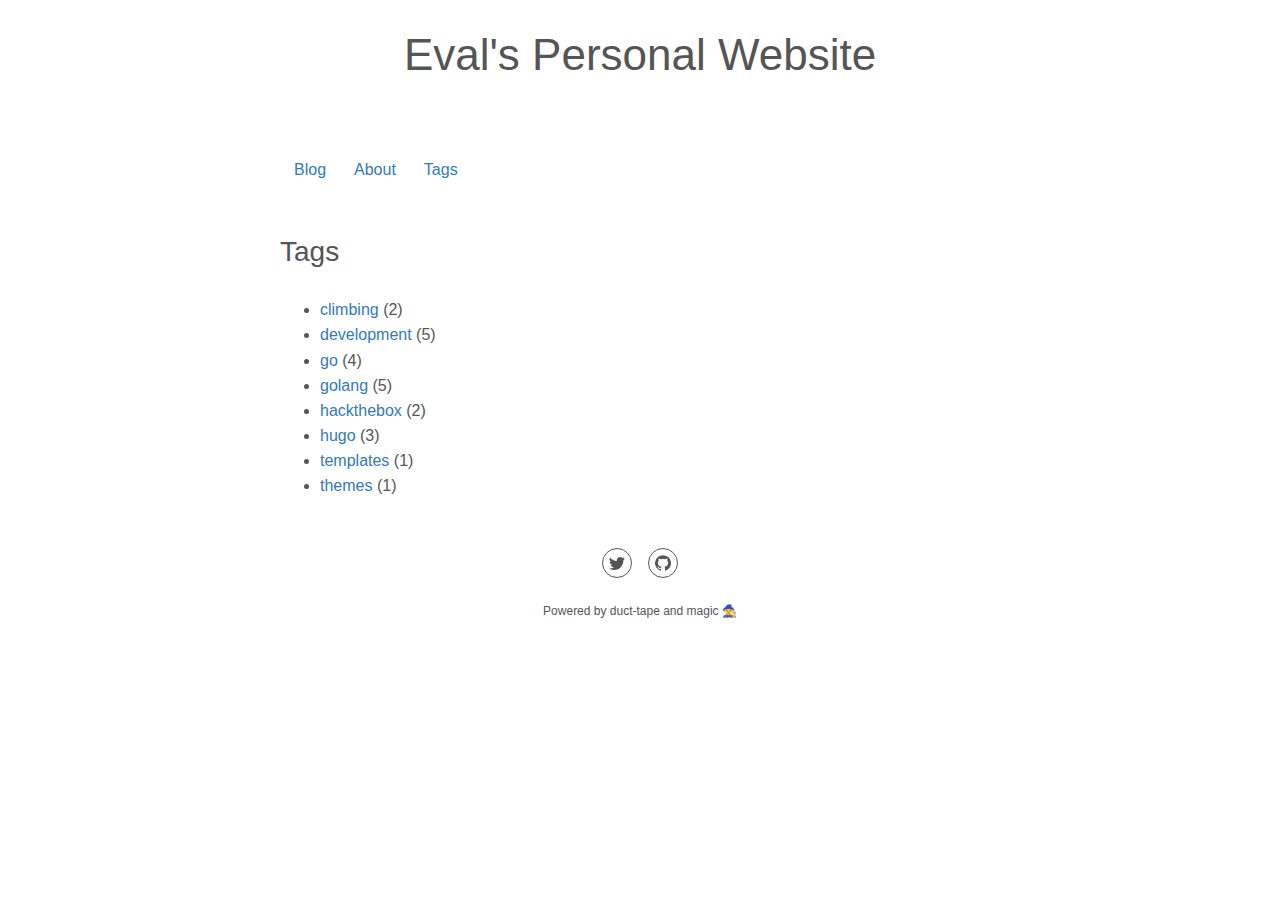
<file: tags/index.html>
<!doctype html><html lang=en-us prefix="og: http://ogp.me/ns#">
<head>
<meta charset=utf-8>
<meta name=viewport content="width=device-width,initial-scale=1,maximum-scale=1">
<title>Tags</title>
<meta property="og:title" content="Tags">
<meta name=twitter:title content="Tags">
<meta name=author content>
<meta property="og:site_name" content="Eval's Personal Website">
<meta property="og:url" content="https://0xeval.github.io/tags/">
<meta name=twitter:card content="summary">
<meta name=twitter:site content="@0xeval">
<meta name=twitter:creator content="@0xeval">
<meta property="og:type" content="website">
<meta name=generator content="Hugo 0.92.0">
<script type=application/javascript>var doNotTrack=!1;doNotTrack||(window.ga=window.ga||function(){(ga.q=ga.q||[]).push(arguments)},ga.l=+new Date,ga('create','Your Google Analytics tracking id','auto'),ga('send','pageview'))</script>
<script async src=https://www.google-analytics.com/analytics.js></script>
<link rel=stylesheet href=https://0xeval.github.io/css/style.css>
<link rel=stylesheet href=https://0xeval.github.io/css/custom.css>
<link rel=icon type=image/x-icon href=https://0xeval.github.io/favicon.ico>
</head>
<body>
<a href=#main class="skip-link p-screen-reader-text">Skip to content</a><svg xmlns="http://www.w3.org/2000/svg" style="display:none" aria-hidden="true"><symbol id="icon-500px" viewBox="0 0 16 16"><g><path d="M3.953 10.512a5.24 5.24.0 006.996 3.141c.625-.262 1.184-.641 1.666-1.122s.859-1.041 1.122-1.666c.272-.647.412-1.331.412-2.037s-.137-1.394-.412-2.037c-.262-.625-.641-1.184-1.122-1.666s-1.041-.859-1.666-1.122A5.226 5.226.0 008.912 3.59c-.716.0-1.431.144-2.066.413-.509.216-1.372.769-1.875 1.291l-.003.003V.984h7.241c.262-.003.262-.372.262-.491.0-.122.0-.487-.266-.491H4.377a.343.343.0 00-.344.341v6.066c0 .197.244.338.472.384.444.094.544-.047.653-.197l.016-.019c.166-.247.681-.766.688-.772a4.262 4.262.0 013.037-1.25c1.147.0 2.222.444 3.028 1.25a4.245 4.245.0 011.256 3.019 4.236 4.236.0 01-1.25 3.019 4.336 4.336.0 01-3.047 1.25 4.136 4.136.0 01-2.159-.597l.003-3.688c0-.491.213-1.028.572-1.431a2.09 2.09.0 011.588-.716c.594.0 1.15.225 1.566.634.409.406.637.95.637 1.528A2.179 2.179.0 018.887 11.02c-.238.0-.672-.106-.691-.109-.25-.075-.356.272-.391.387-.134.441.069.528.109.541.397.125.659.147 1.003.147a3.173 3.173.0 003.169-3.169c0-1.734-1.422-3.144-3.166-3.144-.856.0-1.659.328-2.263.919-.575.566-.903 1.319-.903 2.069v.019c-.003.094-.003 2.306-.006 3.031l-.003-.003c-.328-.363-.653-.919-.869-1.488-.084-.222-.275-.184-.534-.103-.125.034-.469.141-.391.394zm3.722-.865c0 .106.097.2.156.253l.019.019c.1.097.194.147.281.147a.181.181.0 00.131-.05c.044-.041.537-.544.588-.591l.553.55c.05.056.106.088.172.088.088.0.184-.053.284-.156.238-.244.119-.375.063-.438l-.559-.559.584-.588c.128-.137.016-.284-.097-.397-.162-.162-.322-.206-.422-.112l-.581.581-.588-.588a.16.16.0 00-.113-.047c-.078.0-.172.053-.275.156-.181.181-.219.306-.125.406l.588.584-.584.584c-.053.05-.078.103-.075.156zm1.278-7.931c-.938.0-1.938.191-2.669.506a.207.207.0 00-.134.181.753.753.0 00.069.337c.047.116.166.425.4.334a6.689 6.689.0 012.334-.444 6.35 6.35.0 012.469.497c.622.263 1.206.644 1.844 1.194a.22.22.0 00.147.059c.125.0.244-.122.347-.237.169-.191.287-.35.119-.509a6.858 6.858.0 00-2.1-1.356 7.326 7.326.0 00-2.825-.563zM14.006 13.3c-.113-.113-.209-.178-.294-.203s-.162-.006-.222.053l-.056.056a6.32 6.32.0 01-6.938 1.356 6.336 6.336.0 01-2.013-1.356 6.046 6.046.0 01-1.356-2.012c-.288-.713-.381-1.247-.413-1.422-.003-.016-.006-.028-.006-.037-.041-.206-.231-.222-.503-.178-.112.019-.459.072-.428.319v.006a7.261 7.261.0 002.04 3.994 7.266 7.266.0 0010.288.0l.059-.059c.069-.084.134-.225-.159-.516z"/></g></symbol><symbol id="icon-codepen" viewBox="0 0 16 16"><g><path d="M14.777 5.751l-7-4.667a.5.5.0 00-.555.0l-7 4.667a.501.501.0 00-.223.416v4.667c0 .167.084.323.223.416l7 4.667a.5.5.0 00.554.0l7-4.667a.501.501.0 00.223-.416V6.167a.501.501.0 00-.223-.416zM7.5 10.232 4.901 8.5 7.5 6.768 10.099 8.5 7.5 10.232zM8 5.899V2.434l5.599 3.732L11 7.898l-3-2zm-1 0-3 2-2.599-1.732L7 2.435V5.9zM3.099 8.5 1 9.899V7.101L3.099 8.5zM4 9.101l3 2v3.465l-5.599-3.732L4 9.102zm4 2 3-2 2.599 1.732L8 14.565V11.1zM11.901 8.5 14 7.101v2.798L11.901 8.5z"/></g></symbol><symbol id="icon-dribbble" viewBox="0 0 16 16"><g><path d="M8 16c-4.412.0-8-3.588-8-8s3.587-8 8-8c4.412.0 8 3.587 8 8s-3.588 8-8 8zm6.747-6.906c-.234-.075-2.116-.634-4.256-.291a29.7 29.7.0 011.328 4.872 6.845 6.845.0 002.928-4.581zM10.669 14.3c-.103-.6-.497-2.688-1.456-5.181-.016.006-.031.009-.044.016-3.856 1.344-5.241 4.016-5.362 4.266a6.807 6.807.0 006.863.9zm-7.747-1.722c.156-.266 2.031-3.369 5.553-4.509a7.04 7.04.0 01.269-.081 24.04 24.04.0 00-.553-1.159c-3.409 1.022-6.722.978-7.022.975-.003.069-.003.138-.003.209.0 1.753.666 3.356 1.756 4.566zM1.313 6.609c.306.003 3.122.016 6.319-.831A43.092 43.092.0 005.098 1.825 6.854 6.854.0 001.314 6.609zM6.4 1.366a36.612 36.612.0 012.55 4c2.431-.909 3.459-2.294 3.581-2.469A6.799 6.799.0 006.4 1.366zm6.891 2.325c-.144.194-1.291 1.663-3.816 2.694.159.325.313.656.453.991.05.119.1.234.147.353 2.275-.284 4.534.172 4.759.219A6.816 6.816.0 0013.29 3.692z"/></g></symbol><symbol id="icon-facebook" viewBox="0 0 16 16"><g><path d="M9.5 3H12V0H9.5C7.57.0 6 1.57 6 3.5V5H4v3h2v8h3V8h2.5l.5-3H9V3.5c0-.271.229-.5.5-.5z"/></g></symbol><symbol id="icon-feed" viewBox="0 0 16 16"><g><path d="M2.13 11.733c-1.175.0-2.13.958-2.13 2.126.0 1.174.955 2.122 2.13 2.122a2.126 2.126.0 002.133-2.122A2.133 2.133.0 002.13 11.733zM.002 5.436v3.067c1.997.0 3.874.781 5.288 2.196a7.45 7.45.0 012.192 5.302h3.08c0-5.825-4.739-10.564-10.56-10.564zM.006.0v3.068C7.128 3.068 12.924 8.87 12.924 16H16C16 7.18 8.824.0.006.0z"/></g></symbol><symbol id="icon-flickr" viewBox="0 0 16 16"><g><path d="M0 8.5a3.5 3.5.0 117 0 3.5 3.5.0 01-7 0zm9 0a3.5 3.5.0 117 0 3.5 3.5.0 01-7 0z"/></g></symbol><symbol id="icon-github" viewBox="0 0 16 16"><g><path d="M8 .198A8 8 0 005.471 15.789c.4.074.547-.174.547-.385.0-.191-.008-.821-.011-1.489-2.226.484-2.695-.944-2.695-.944-.364-.925-.888-1.171-.888-1.171-.726-.497.055-.486.055-.486.803.056 1.226.824 1.226.824.714 1.223 1.872.869 2.328.665.072-.517.279-.87.508-1.07-1.777-.202-3.645-.888-3.645-3.954.0-.873.313-1.587.824-2.147-.083-.202-.357-1.015.077-2.117.0.0.672-.215 2.201.82A7.672 7.672.0 018 4.066c.68.003 1.365.092 2.004.269 1.527-1.035 2.198-.82 2.198-.82.435 1.102.162 1.916.079 2.117.513.56.823 1.274.823 2.147.0 3.073-1.872 3.749-3.653 3.947.287.248.543.735.543 1.481.0 1.07-.009 1.932-.009 2.195.0.213.144.462.55.384A8 8 0 008.001.196z"/></g></symbol><symbol id="icon-gitlab" viewBox="0 0 28 28"><g><path d="M1.625 11.031 14 26.89.437 17.046a1.092 1.092.0 01-.391-1.203l1.578-4.813zm7.219.0h10.313L14.001 26.89zM5.75 1.469l3.094 9.562H1.625l3.094-9.562a.548.548.0 011.031.0zm20.625 9.562 1.578 4.813a1.09 1.09.0 01-.391 1.203l-13.563 9.844 12.375-15.859zm0 0h-7.219l3.094-9.562a.548.548.0 011.031.0z"/></g></symbol><symbol id="icon-google-plus" viewBox="0 0 16 16"><g><path d="M5.091 7.147v1.747h2.888c-.116.75-.872 2.197-2.888 2.197-1.737.0-3.156-1.441-3.156-3.216s1.419-3.216 3.156-3.216c.991.0 1.65.422 2.028.784L8.5 4.112c-.888-.828-2.037-1.331-3.409-1.331C2.275 2.784.0 5.059.0 7.875s2.275 5.091 5.091 5.091c2.937.0 4.888-2.066 4.888-4.975.0-.334-.037-.591-.081-.844H5.092zM16 7h-1.5V5.5H13V7h-1.5v1.5H13V10h1.5V8.5H16z"/></g></symbol><symbol id="icon-instagram" viewBox="0 0 22 22"><g><path d="M15.445.0H6.554A6.559 6.559.0 000 6.554v8.891A6.559 6.559.0 006.554 22h8.891a6.56 6.56.0 006.554-6.555V6.554A6.557 6.557.0 0015.445.0zm4.342 15.445a4.343 4.343.0 01-4.342 4.342H6.554a4.341 4.341.0 01-4.341-4.342V6.554a4.34 4.34.0 014.341-4.341h8.891a4.342 4.342.0 014.341 4.341l.001 8.891z"/><path d="M11 5.312A5.693 5.693.0 005.312 11 5.694 5.694.0 0011 16.688 5.694 5.694.0 0016.688 11 5.693 5.693.0 0011 5.312zm0 9.163a3.475 3.475.0 11-.001-6.95 3.475 3.475.0 01.001 6.95zm5.7-10.484a1.363 1.363.0 11-1.364 1.364c0-.752.51-1.364 1.364-1.364z"/></g></symbol><symbol id="icon-linkedin" viewBox="0 0 16 16"><g><path d="M6 6h2.767v1.418h.04C9.192 6.727 10.134 6 11.539 6 14.46 6 15 7.818 15 10.183V15h-2.885v-4.27c0-1.018-.021-2.329-1.5-2.329-1.502.0-1.732 1.109-1.732 2.255V15H6V6zM1 6h3v9H1V6zM4 3.5A1.5 1.5.0 11.999 3.499 1.5 1.5.0 014 3.5z"/></g></symbol><symbol id="icon-mail" viewBox="0 0 22 18"><g><path fill="#000" d="M0 17.225V.776h22v16.447H0v.002zm3.011-1.815h15.978l-5.111-5.115L11 13.179l-2.877-2.883-5.112 5.114zm-1.216-1.275 5.077-5.09L1.795 3.98v10.155zm13.332-5.09 5.079 5.09V3.979l-5.079 5.066zm-4.126 1.588 8.022-8.027-16.045-.001 8.023 8.028z"/></g></symbol><symbol id="icon-medium" viewBox="0 0 24 24"><g><path d="M22.085 4.733 24 2.901V2.5h-6.634l-4.728 11.768L7.259 2.5H.303v.401L2.54 5.594c.218.199.332.49.303.783V16.96c.069.381-.055.773-.323 1.05L0 21.064v.396h7.145v-.401l-2.52-3.049a1.244 1.244.0 01-.347-1.05V7.806l6.272 13.659h.729l5.393-13.659v10.881c0 .287.0.346-.188.534l-1.94 1.877v.402h9.412v-.401l-1.87-1.831a.556.556.0 01-.214-.534V5.267a.554.554.0 01.213-.534z"/></g></symbol><symbol id="icon-npm" viewBox="0 0 16 16"><g><path d="M0 0v16h16V0H0zm13 13h-2V5H8v8H3V3h10v10z"/></g></symbol><symbol id="icon-pinterest" viewBox="0 0 16 16"><g><path d="M8 1.069A6.93 6.93.0 005.475 14.453c-.059-.547-.116-1.391.025-1.988.125-.541.813-3.444.813-3.444s-.206-.416-.206-1.028c0-.963.559-1.684 1.253-1.684.591.0.878.444.878.975.0.594-.378 1.484-.575 2.306-.166.691.344 1.253 1.025 1.253 1.231.0 2.178-1.3 2.178-3.175.0-1.659-1.194-2.819-2.894-2.819-1.972.0-3.128 1.478-3.128 3.009.0.597.228 1.234.516 1.581.056.069.066.128.047.2a95.89 95.89.0 01-.194.787c-.031.128-.1.153-.231.094-.866-.403-1.406-1.669-1.406-2.684.0-2.188 1.587-4.194 4.578-4.194 2.403.0 4.272 1.712 4.272 4.003.0 2.388-1.506 4.313-3.597 4.313-.703.0-1.362-.366-1.588-.797.0.0-.347 1.322-.431 1.647-.156.603-.578 1.356-.862 1.816a6.93 6.93.0 008.984-6.622A6.931 6.931.0 008.001 1.068z"/></g></symbol><symbol id="icon-search" viewBox="0 0 16 16"><g><path d="M15.504 13.616l-3.79-3.223c-.392-.353-.811-.514-1.149-.499a6 6 0 10-.672.672c-.016.338.146.757.499 1.149l3.223 3.79c.552.613 1.453.665 2.003.115s.498-1.452-.115-2.003zM6 10a4 4 0 110-8 4 4 0 010 8z"/></g></symbol><symbol id="icon-strava" viewBox="0 0 24 24"><g><path d="M15.387 17.944l-2.089-4.116h-3.065L15.387 24l5.15-10.172h-3.066m-7.008-5.599 2.836 5.598h4.172L10.463.0l-7 13.828h4.169"/></g></symbol><symbol id="icon-tumblr" viewBox="0 0 16 16"><g><path d="M9.001 7v3.659c0 .928-.012 1.463.086 1.727.098.262.342.534.609.691.354.212.758.318 1.214.318.81.0 1.289-.107 2.09-.633v2.405a9.089 9.089.0 01-1.833.639A7.93 7.93.0 019.369 16a4.9 4.9.0 01-1.725-.276 4.195 4.195.0 01-1.438-.79c-.398-.343-.672-.706-.826-1.091s-.23-.944-.23-1.676V6.556H3.003V4.29c.628-.204 1.331-.497 1.778-.877a4.386 4.386.0 001.08-1.374C6.133 1.505 6.32.825 6.422.0h2.579v4H13v3H9.001z"/></g></symbol><symbol id="icon-twitter" viewBox="0 0 16 16"><g><path d="M16 3.538a6.461 6.461.0 01-1.884.516 3.301 3.301.0 001.444-1.816 6.607 6.607.0 01-2.084.797 3.28 3.28.0 00-2.397-1.034A3.28 3.28.0 007.882 6.029 9.321 9.321.0 011.116 2.598a3.284 3.284.0 001.015 4.381A3.301 3.301.0 01.643 6.57v.041A3.283 3.283.0 003.277 9.83a3.291 3.291.0 01-1.485.057 3.293 3.293.0 003.066 2.281 6.586 6.586.0 01-4.862 1.359 9.286 9.286.0 005.034 1.475c6.037.0 9.341-5.003 9.341-9.341.0-.144-.003-.284-.009-.425a6.59 6.59.0 001.637-1.697z"/></g></symbol><symbol id="icon-vimeo" viewBox="0 0 16 16"><g><path d="M15.994 4.281c-.072 1.556-1.159 3.691-3.263 6.397-2.175 2.825-4.016 4.241-5.522 4.241-.931.0-1.722-.859-2.366-2.581-.431-1.578-.859-3.156-1.291-4.734-.478-1.722-.991-2.581-1.541-2.581-.119.0-.538.253-1.256.753l-.753-.969c.791-.694 1.569-1.388 2.334-2.081 1.053-.909 1.844-1.387 2.372-1.438 1.244-.119 2.013.731 2.3 2.553.309 1.966.525 3.188.647 3.666.359 1.631.753 2.447 1.184 2.447.334.0.838-.528 1.509-1.588.669-1.056 1.028-1.862 1.078-2.416.097-.912-.262-1.372-1.078-1.372a2.98 2.98.0 00-1.184.263c.787-2.575 2.287-3.825 4.506-3.753 1.641.044 2.416 1.109 2.322 3.194z"/></g></symbol><symbol id="icon-wordpress" viewBox="0 0 16 16"><g><path d="M2 8c0 2.313 1.38 4.312 3.382 5.259L2.52 5.622A5.693 5.693.0 002 8zm10.05-.295c0-.722-.266-1.222-.495-1.612-.304-.482-.589-.889-.589-1.371.0-.537.418-1.037 1.008-1.037.027.0.052.003.078.005A6.064 6.064.0 008 2.156 6.036 6.036.0 002.987 4.79c.141.004.274.007.386.007.627.0 1.599-.074 1.599-.074.323-.018.361.444.038.482.0.0-.325.037-.687.055l2.185 6.33 1.313-3.835-.935-2.495a12.304 12.304.0 01-.629-.055c-.323-.019-.285-.5.038-.482.0.0.991.074 1.58.074.627.0 1.599-.074 1.599-.074.323-.018.362.444.038.482.0.0-.326.037-.687.055l2.168 6.282.599-1.947c.259-.809.457-1.389.457-1.889zm-3.945.806-1.8 5.095a6.148 6.148.0 003.687-.093.52.52.0 01-.043-.081L8.105 8.511zm5.16-3.315c.026.186.04.386.04.601.0.593-.114 1.259-.456 2.093l-1.833 5.16c1.784-1.013 2.983-2.895 2.983-5.051a5.697 5.697.0 00-.735-2.803zM8 0a8 8 0 100 16A8 8 0 008 0zm0 15A7 7 0 118 1a7 7 0 010 14z"/></g></symbol><symbol id="icon-youtube" viewBox="0 0 16 16"><g><path d="M15.841 4.8s-.156-1.103-.637-1.587c-.609-.637-1.291-.641-1.603-.678-2.237-.163-5.597-.163-5.597-.163h-.006s-3.359.0-5.597.163c-.313.038-.994.041-1.603.678C.317 3.697.164 4.8.164 4.8S.005 6.094.005 7.391v1.213c0 1.294.159 2.591.159 2.591s.156 1.103.634 1.588c.609.637 1.409.616 1.766.684 1.281.122 5.441.159 5.441.159s3.363-.006 5.6-.166c.313-.037.994-.041 1.603-.678.481-.484.637-1.588.637-1.588s.159-1.294.159-2.591V7.39c-.003-1.294-.162-2.591-.162-2.591zm-9.494 5.275V5.578l4.322 2.256-4.322 2.241z"/></g></symbol></svg>
<header class=l-header>
<h1 class="c-title p-title"><a href=https://0xeval.github.io/ class=p-title__link>Eval's Personal Website</a></h1>
</header>
<nav class="l-nav p-menu">
<ul class=p-menu__lists>
<li class=p-menu__listitem>
<a href=/>Blog</a>
</li>
<li class=p-menu__listitem>
<a href=/about>About</a>
</li>
<li class=p-menu__listitem>
<a href=/tags>Tags</a>
</li>
</ul>
</nav>
<main id=main class=l-main>
<section>
<h2>Tags</h2>
<ul>
<li><a href=https://0xeval.github.io/tags/climbing>climbing</a> (2)</li>
<li><a href=https://0xeval.github.io/tags/development>development</a> (5)</li>
<li><a href=https://0xeval.github.io/tags/go>go</a> (4)</li>
<li><a href=https://0xeval.github.io/tags/golang>golang</a> (5)</li>
<li><a href=https://0xeval.github.io/tags/hackthebox>hackthebox</a> (2)</li>
<li><a href=https://0xeval.github.io/tags/hugo>hugo</a> (3)</li>
<li><a href=https://0xeval.github.io/tags/templates>templates</a> (1)</li>
<li><a href=https://0xeval.github.io/tags/themes>themes</a> (1)</li>
</ul>
</section>
</main>
<footer class=l-footer>
<ul class=c-links>
<li class=c-links__item>
<a href=https://twitter.com/0xeval target=_blank><svg viewBox="0 0 64 64" class="c-links__icon"><title>twitter</title><use xlink:href="#icon-twitter"/></svg>
</a>
</li>
<li class=c-links__item>
<a href=https://github.com/0xeval target=_blank><svg viewBox="0 0 64 64" class="c-links__icon"><title>github</title><use xlink:href="#icon-github"/></svg>
</a>
</li>
</ul>
<p class=p-copyright>
Powered by duct-tape and magic 🧙
</p>
</footer>
<script type=text/javascript src=https://0xeval.github.io/js/bundle.js defer></script>
</body>
</html>
</file>
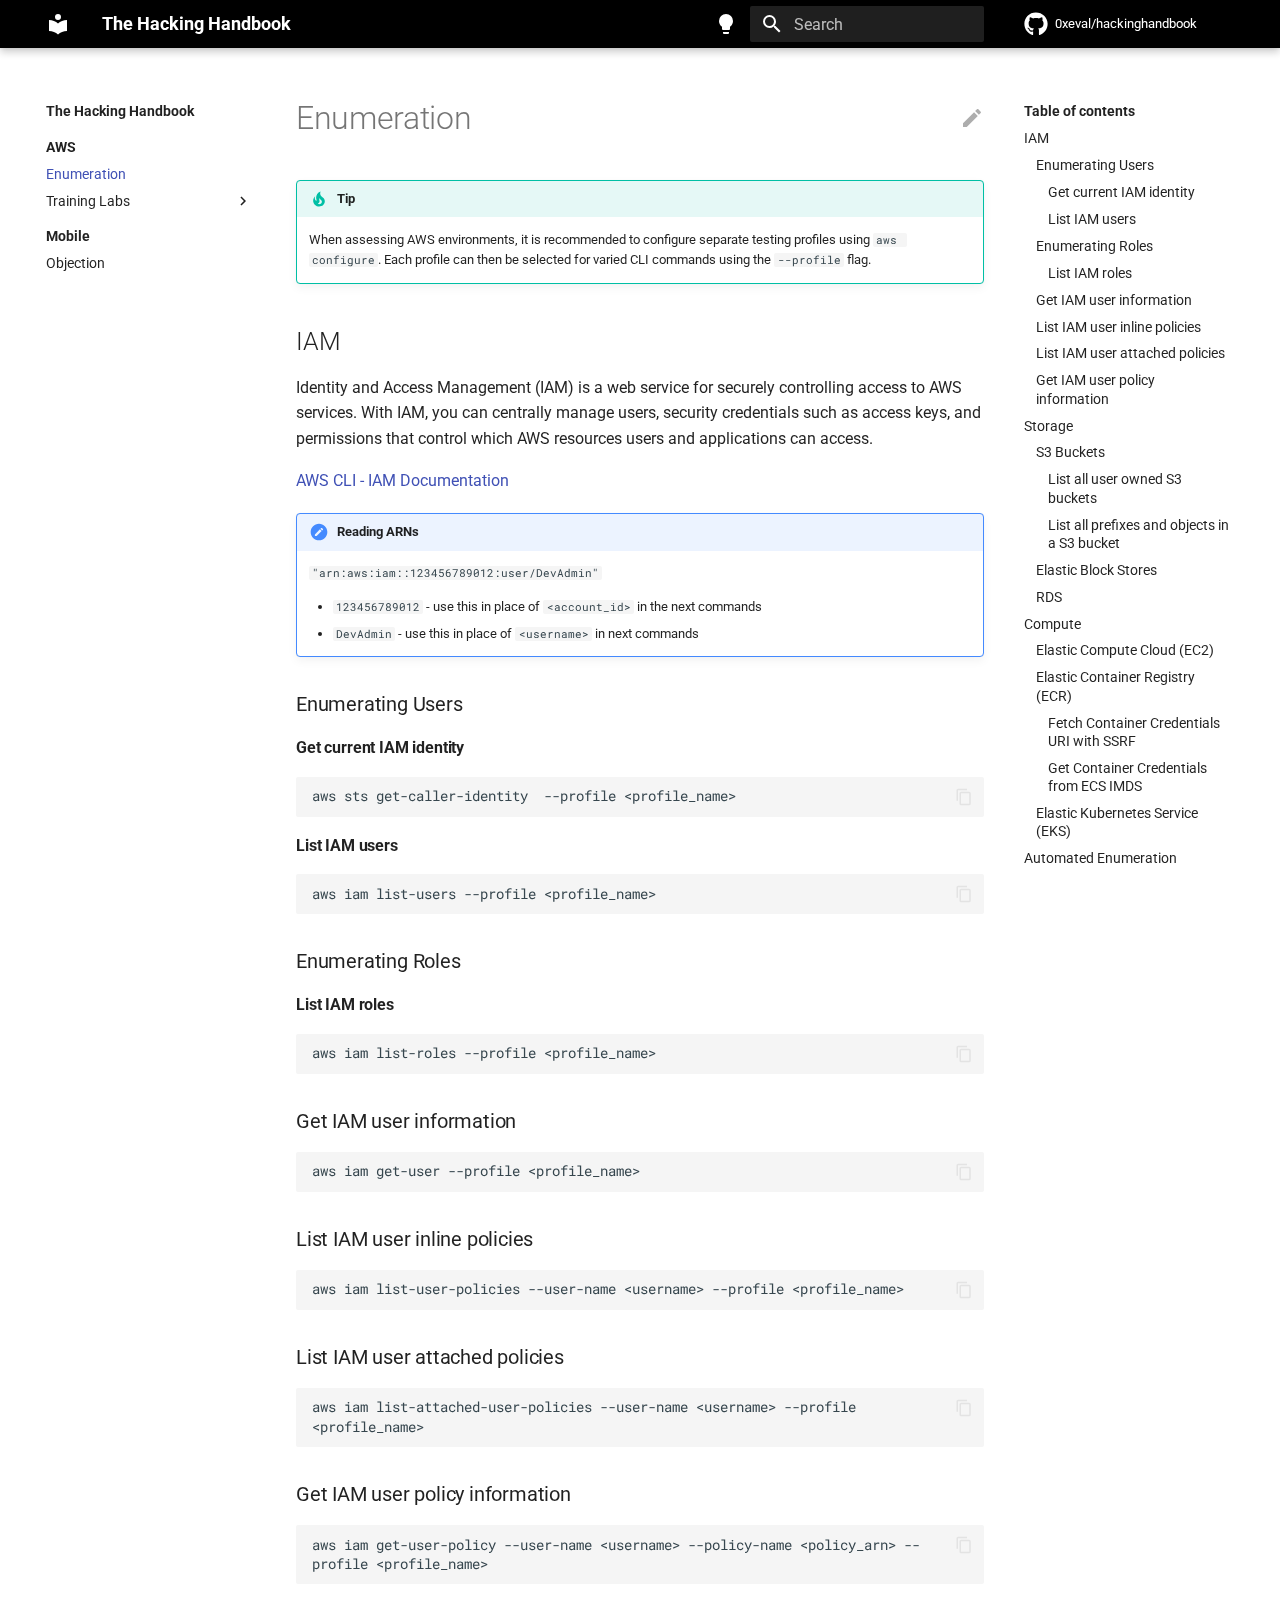
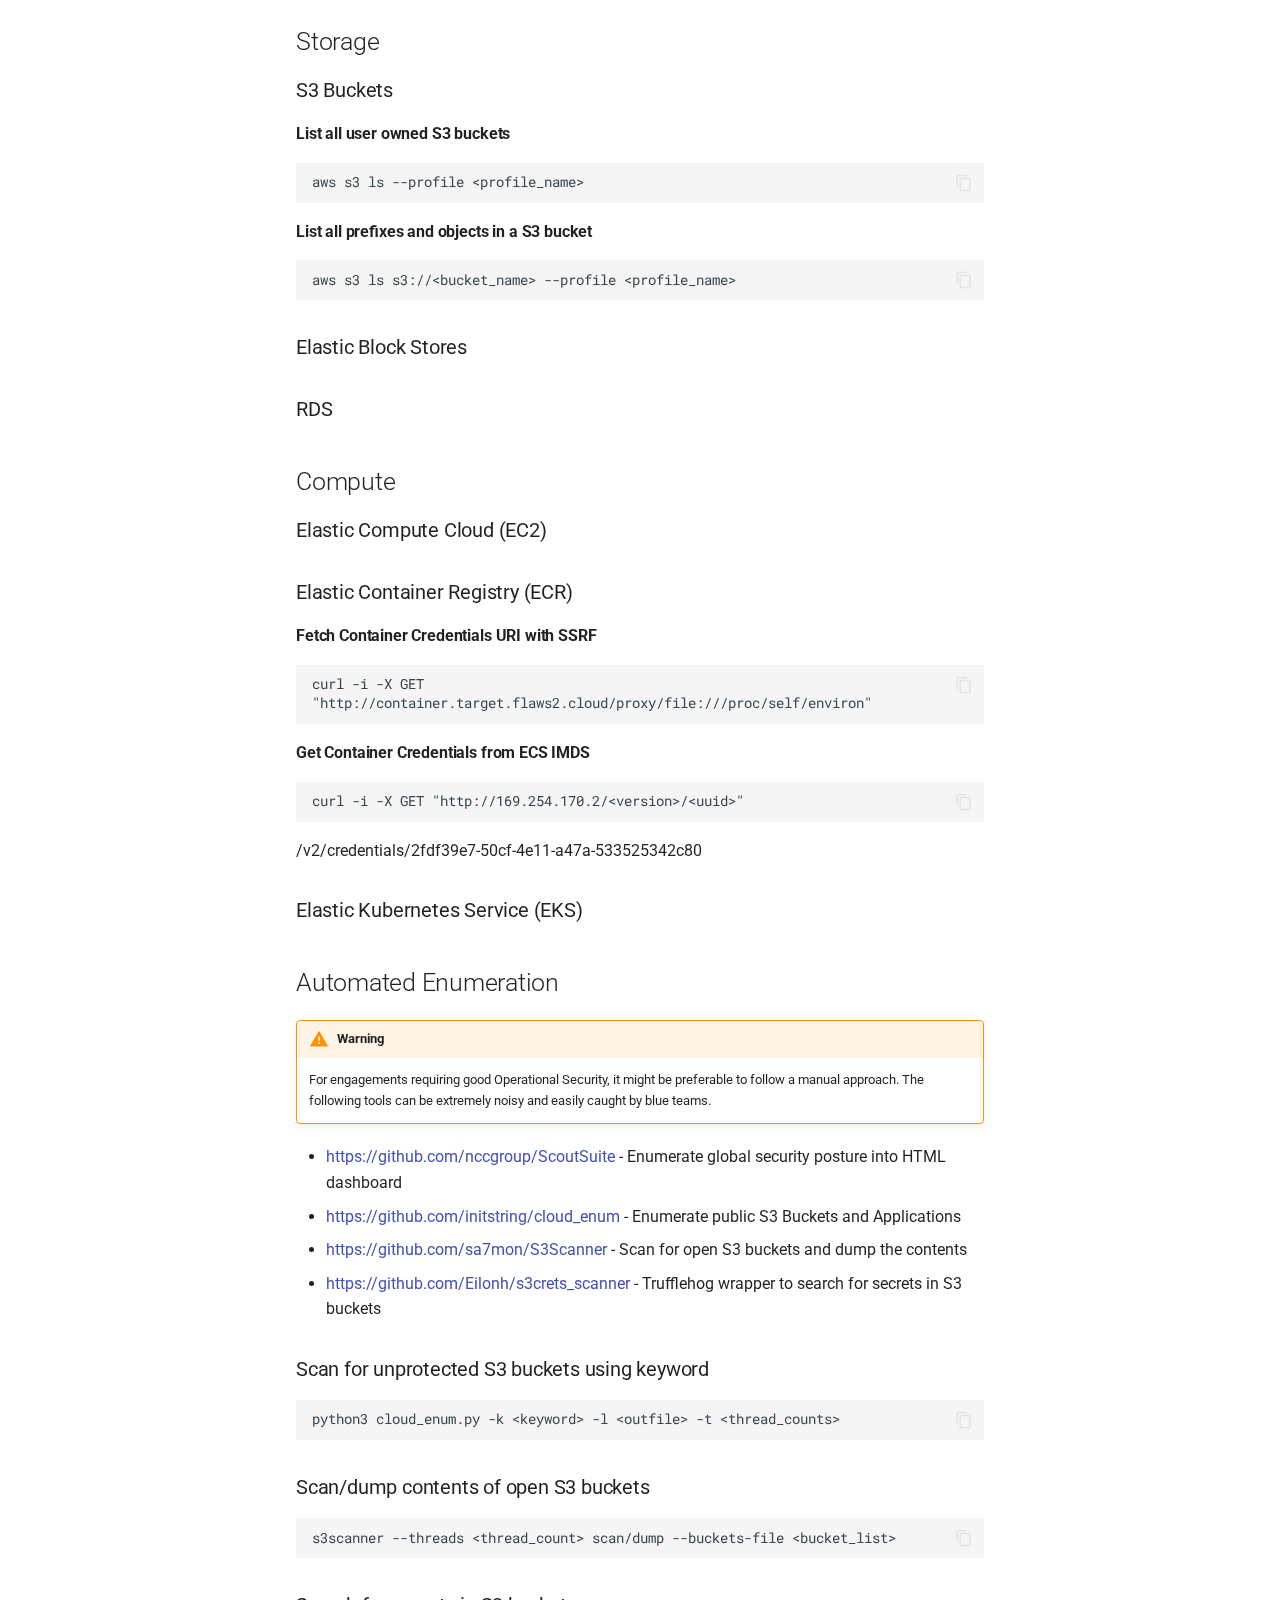
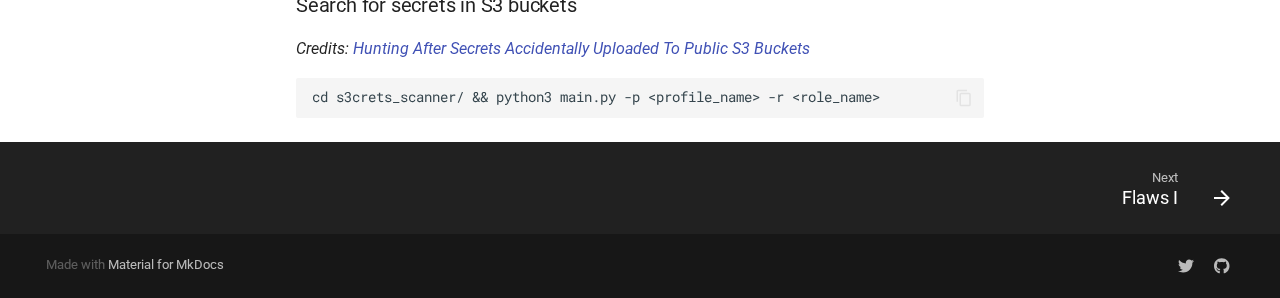
<file: aws/enumeration/index.html>
<!doctype html>
<html lang="en" class="no-js">
  <head>
    
      <meta charset="utf-8">
      <meta name="viewport" content="width=device-width,initial-scale=1">
      
        <meta name="description" content="The encyclopedia for offensive security in the cloud.">
      
      
      
        <link rel="canonical" href="https://0xeval.github.io/aws/enumeration/">
      
      <link rel="icon" href="../../assets/images/favicon.png">
      <meta name="generator" content="mkdocs-1.4.2, mkdocs-material-8.5.10">
    
    
      
        <title>Enumeration - The Hacking Handbook</title>
      
    
    
      <link rel="stylesheet" href="../../assets/stylesheets/main.975780f9.min.css">
      
        
        <link rel="stylesheet" href="../../assets/stylesheets/palette.2505c338.min.css">
        
      
      

    
    
    
      
        
        
        <link rel="preconnect" href="https://fonts.gstatic.com" crossorigin>
        <link rel="stylesheet" href="https://fonts.googleapis.com/css?family=Roboto:300,300i,400,400i,700,700i%7CRoboto+Mono:400,400i,700,700i&display=fallback">
        <style>:root{--md-text-font:"Roboto";--md-code-font:"Roboto Mono"}</style>
      
    
    
      <link rel="stylesheet" href="../../stylesheets/extra.css">
    
    <script>__md_scope=new URL("../..",location),__md_hash=e=>[...e].reduce((e,_)=>(e<<5)-e+_.charCodeAt(0),0),__md_get=(e,_=localStorage,t=__md_scope)=>JSON.parse(_.getItem(t.pathname+"."+e)),__md_set=(e,_,t=localStorage,a=__md_scope)=>{try{t.setItem(a.pathname+"."+e,JSON.stringify(_))}catch(e){}}</script>
    
      

    
    
    
  </head>
  
  
    
    
      
    
    
    
    
    <body dir="ltr" data-md-color-scheme="default" data-md-color-primary="black" data-md-color-accent="">
  
    
    
      <script>var palette=__md_get("__palette");if(palette&&"object"==typeof palette.color)for(var key of Object.keys(palette.color))document.body.setAttribute("data-md-color-"+key,palette.color[key])</script>
    
    <input class="md-toggle" data-md-toggle="drawer" type="checkbox" id="__drawer" autocomplete="off">
    <input class="md-toggle" data-md-toggle="search" type="checkbox" id="__search" autocomplete="off">
    <label class="md-overlay" for="__drawer"></label>
    <div data-md-component="skip">
      
        
        <a href="#enumeration" class="md-skip">
          Skip to content
        </a>
      
    </div>
    <div data-md-component="announce">
      
    </div>
    
    
      

<header class="md-header" data-md-component="header">
  <nav class="md-header__inner md-grid" aria-label="Header">
    <a href="../.." title="The Hacking Handbook" class="md-header__button md-logo" aria-label="The Hacking Handbook" data-md-component="logo">
      
  
  <svg xmlns="http://www.w3.org/2000/svg" viewBox="0 0 24 24"><path d="M12 8a3 3 0 0 0 3-3 3 3 0 0 0-3-3 3 3 0 0 0-3 3 3 3 0 0 0 3 3m0 3.54C9.64 9.35 6.5 8 3 8v11c3.5 0 6.64 1.35 9 3.54 2.36-2.19 5.5-3.54 9-3.54V8c-3.5 0-6.64 1.35-9 3.54Z"/></svg>

    </a>
    <label class="md-header__button md-icon" for="__drawer">
      <svg xmlns="http://www.w3.org/2000/svg" viewBox="0 0 24 24"><path d="M3 6h18v2H3V6m0 5h18v2H3v-2m0 5h18v2H3v-2Z"/></svg>
    </label>
    <div class="md-header__title" data-md-component="header-title">
      <div class="md-header__ellipsis">
        <div class="md-header__topic">
          <span class="md-ellipsis">
            The Hacking Handbook
          </span>
        </div>
        <div class="md-header__topic" data-md-component="header-topic">
          <span class="md-ellipsis">
            
              Enumeration
            
          </span>
        </div>
      </div>
    </div>
    
      <form class="md-header__option" data-md-component="palette">
        
          
          
          
          <input class="md-option" data-md-color-media="" data-md-color-scheme="default" data-md-color-primary="black" data-md-color-accent=""  aria-label="Switch to Dark Mode"  type="radio" name="__palette" id="__palette_1">
          
            <label class="md-header__button md-icon" title="Switch to Dark Mode" for="__palette_2" hidden>
              <svg xmlns="http://www.w3.org/2000/svg" viewBox="0 0 24 24"><path d="M12 2a7 7 0 0 0-7 7c0 2.38 1.19 4.47 3 5.74V17a1 1 0 0 0 1 1h6a1 1 0 0 0 1-1v-2.26c1.81-1.27 3-3.36 3-5.74a7 7 0 0 0-7-7M9 21a1 1 0 0 0 1 1h4a1 1 0 0 0 1-1v-1H9v1Z"/></svg>
            </label>
          
        
          
          
          
          <input class="md-option" data-md-color-media="" data-md-color-scheme="slate" data-md-color-primary="black" data-md-color-accent=""  aria-label="Switch to Light Mode"  type="radio" name="__palette" id="__palette_2">
          
            <label class="md-header__button md-icon" title="Switch to Light Mode" for="__palette_1" hidden>
              <svg xmlns="http://www.w3.org/2000/svg" viewBox="0 0 24 24"><path d="M12 2a7 7 0 0 1 7 7c0 2.38-1.19 4.47-3 5.74V17a1 1 0 0 1-1 1H9a1 1 0 0 1-1-1v-2.26C6.19 13.47 5 11.38 5 9a7 7 0 0 1 7-7M9 21v-1h6v1a1 1 0 0 1-1 1h-4a1 1 0 0 1-1-1m3-17a5 5 0 0 0-5 5c0 2.05 1.23 3.81 3 4.58V16h4v-2.42c1.77-.77 3-2.53 3-4.58a5 5 0 0 0-5-5Z"/></svg>
            </label>
          
        
      </form>
    
    
    
      <label class="md-header__button md-icon" for="__search">
        <svg xmlns="http://www.w3.org/2000/svg" viewBox="0 0 24 24"><path d="M9.5 3A6.5 6.5 0 0 1 16 9.5c0 1.61-.59 3.09-1.56 4.23l.27.27h.79l5 5-1.5 1.5-5-5v-.79l-.27-.27A6.516 6.516 0 0 1 9.5 16 6.5 6.5 0 0 1 3 9.5 6.5 6.5 0 0 1 9.5 3m0 2C7 5 5 7 5 9.5S7 14 9.5 14 14 12 14 9.5 12 5 9.5 5Z"/></svg>
      </label>
      <div class="md-search" data-md-component="search" role="dialog">
  <label class="md-search__overlay" for="__search"></label>
  <div class="md-search__inner" role="search">
    <form class="md-search__form" name="search">
      <input type="text" class="md-search__input" name="query" aria-label="Search" placeholder="Search" autocapitalize="off" autocorrect="off" autocomplete="off" spellcheck="false" data-md-component="search-query" required>
      <label class="md-search__icon md-icon" for="__search">
        <svg xmlns="http://www.w3.org/2000/svg" viewBox="0 0 24 24"><path d="M9.5 3A6.5 6.5 0 0 1 16 9.5c0 1.61-.59 3.09-1.56 4.23l.27.27h.79l5 5-1.5 1.5-5-5v-.79l-.27-.27A6.516 6.516 0 0 1 9.5 16 6.5 6.5 0 0 1 3 9.5 6.5 6.5 0 0 1 9.5 3m0 2C7 5 5 7 5 9.5S7 14 9.5 14 14 12 14 9.5 12 5 9.5 5Z"/></svg>
        <svg xmlns="http://www.w3.org/2000/svg" viewBox="0 0 24 24"><path d="M20 11v2H8l5.5 5.5-1.42 1.42L4.16 12l7.92-7.92L13.5 5.5 8 11h12Z"/></svg>
      </label>
      <nav class="md-search__options" aria-label="Search">
        
        <button type="reset" class="md-search__icon md-icon" title="Clear" aria-label="Clear" tabindex="-1">
          <svg xmlns="http://www.w3.org/2000/svg" viewBox="0 0 24 24"><path d="M19 6.41 17.59 5 12 10.59 6.41 5 5 6.41 10.59 12 5 17.59 6.41 19 12 13.41 17.59 19 19 17.59 13.41 12 19 6.41Z"/></svg>
        </button>
      </nav>
      
    </form>
    <div class="md-search__output">
      <div class="md-search__scrollwrap" data-md-scrollfix>
        <div class="md-search-result" data-md-component="search-result">
          <div class="md-search-result__meta">
            Initializing search
          </div>
          <ol class="md-search-result__list"></ol>
        </div>
      </div>
    </div>
  </div>
</div>
    
    
      <div class="md-header__source">
        <a href="https://github.com/0xEval/0xeval.github.io" title="Go to repository" class="md-source" data-md-component="source">
  <div class="md-source__icon md-icon">
    
    <svg xmlns="http://www.w3.org/2000/svg" viewBox="0 0 496 512"><!--! Font Awesome Free 6.2.1 by @fontawesome - https://fontawesome.com License - https://fontawesome.com/license/free (Icons: CC BY 4.0, Fonts: SIL OFL 1.1, Code: MIT License) Copyright 2022 Fonticons, Inc.--><path d="M165.9 397.4c0 2-2.3 3.6-5.2 3.6-3.3.3-5.6-1.3-5.6-3.6 0-2 2.3-3.6 5.2-3.6 3-.3 5.6 1.3 5.6 3.6zm-31.1-4.5c-.7 2 1.3 4.3 4.3 4.9 2.6 1 5.6 0 6.2-2s-1.3-4.3-4.3-5.2c-2.6-.7-5.5.3-6.2 2.3zm44.2-1.7c-2.9.7-4.9 2.6-4.6 4.9.3 2 2.9 3.3 5.9 2.6 2.9-.7 4.9-2.6 4.6-4.6-.3-1.9-3-3.2-5.9-2.9zM244.8 8C106.1 8 0 113.3 0 252c0 110.9 69.8 205.8 169.5 239.2 12.8 2.3 17.3-5.6 17.3-12.1 0-6.2-.3-40.4-.3-61.4 0 0-70 15-84.7-29.8 0 0-11.4-29.1-27.8-36.6 0 0-22.9-15.7 1.6-15.4 0 0 24.9 2 38.6 25.8 21.9 38.6 58.6 27.5 72.9 20.9 2.3-16 8.8-27.1 16-33.7-55.9-6.2-112.3-14.3-112.3-110.5 0-27.5 7.6-41.3 23.6-58.9-2.6-6.5-11.1-33.3 2.6-67.9 20.9-6.5 69 27 69 27 20-5.6 41.5-8.5 62.8-8.5s42.8 2.9 62.8 8.5c0 0 48.1-33.6 69-27 13.7 34.7 5.2 61.4 2.6 67.9 16 17.7 25.8 31.5 25.8 58.9 0 96.5-58.9 104.2-114.8 110.5 9.2 7.9 17 22.9 17 46.4 0 33.7-.3 75.4-.3 83.6 0 6.5 4.6 14.4 17.3 12.1C428.2 457.8 496 362.9 496 252 496 113.3 383.5 8 244.8 8zM97.2 352.9c-1.3 1-1 3.3.7 5.2 1.6 1.6 3.9 2.3 5.2 1 1.3-1 1-3.3-.7-5.2-1.6-1.6-3.9-2.3-5.2-1zm-10.8-8.1c-.7 1.3.3 2.9 2.3 3.9 1.6 1 3.6.7 4.3-.7.7-1.3-.3-2.9-2.3-3.9-2-.6-3.6-.3-4.3.7zm32.4 35.6c-1.6 1.3-1 4.3 1.3 6.2 2.3 2.3 5.2 2.6 6.5 1 1.3-1.3.7-4.3-1.3-6.2-2.2-2.3-5.2-2.6-6.5-1zm-11.4-14.7c-1.6 1-1.6 3.6 0 5.9 1.6 2.3 4.3 3.3 5.6 2.3 1.6-1.3 1.6-3.9 0-6.2-1.4-2.3-4-3.3-5.6-2z"/></svg>
  </div>
  <div class="md-source__repository">
    0xeval/hackinghandbook
  </div>
</a>
      </div>
    
  </nav>
  
</header>
    
    <div class="md-container" data-md-component="container">
      
      
        
          
        
      
      <main class="md-main" data-md-component="main">
        <div class="md-main__inner md-grid">
          
            
              
              <div class="md-sidebar md-sidebar--primary" data-md-component="sidebar" data-md-type="navigation" >
                <div class="md-sidebar__scrollwrap">
                  <div class="md-sidebar__inner">
                    


<nav class="md-nav md-nav--primary" aria-label="Navigation" data-md-level="0">
  <label class="md-nav__title" for="__drawer">
    <a href="../.." title="The Hacking Handbook" class="md-nav__button md-logo" aria-label="The Hacking Handbook" data-md-component="logo">
      
  
  <svg xmlns="http://www.w3.org/2000/svg" viewBox="0 0 24 24"><path d="M12 8a3 3 0 0 0 3-3 3 3 0 0 0-3-3 3 3 0 0 0-3 3 3 3 0 0 0 3 3m0 3.54C9.64 9.35 6.5 8 3 8v11c3.5 0 6.64 1.35 9 3.54 2.36-2.19 5.5-3.54 9-3.54V8c-3.5 0-6.64 1.35-9 3.54Z"/></svg>

    </a>
    The Hacking Handbook
  </label>
  
    <div class="md-nav__source">
      <a href="https://github.com/0xEval/0xeval.github.io" title="Go to repository" class="md-source" data-md-component="source">
  <div class="md-source__icon md-icon">
    
    <svg xmlns="http://www.w3.org/2000/svg" viewBox="0 0 496 512"><!--! Font Awesome Free 6.2.1 by @fontawesome - https://fontawesome.com License - https://fontawesome.com/license/free (Icons: CC BY 4.0, Fonts: SIL OFL 1.1, Code: MIT License) Copyright 2022 Fonticons, Inc.--><path d="M165.9 397.4c0 2-2.3 3.6-5.2 3.6-3.3.3-5.6-1.3-5.6-3.6 0-2 2.3-3.6 5.2-3.6 3-.3 5.6 1.3 5.6 3.6zm-31.1-4.5c-.7 2 1.3 4.3 4.3 4.9 2.6 1 5.6 0 6.2-2s-1.3-4.3-4.3-5.2c-2.6-.7-5.5.3-6.2 2.3zm44.2-1.7c-2.9.7-4.9 2.6-4.6 4.9.3 2 2.9 3.3 5.9 2.6 2.9-.7 4.9-2.6 4.6-4.6-.3-1.9-3-3.2-5.9-2.9zM244.8 8C106.1 8 0 113.3 0 252c0 110.9 69.8 205.8 169.5 239.2 12.8 2.3 17.3-5.6 17.3-12.1 0-6.2-.3-40.4-.3-61.4 0 0-70 15-84.7-29.8 0 0-11.4-29.1-27.8-36.6 0 0-22.9-15.7 1.6-15.4 0 0 24.9 2 38.6 25.8 21.9 38.6 58.6 27.5 72.9 20.9 2.3-16 8.8-27.1 16-33.7-55.9-6.2-112.3-14.3-112.3-110.5 0-27.5 7.6-41.3 23.6-58.9-2.6-6.5-11.1-33.3 2.6-67.9 20.9-6.5 69 27 69 27 20-5.6 41.5-8.5 62.8-8.5s42.8 2.9 62.8 8.5c0 0 48.1-33.6 69-27 13.7 34.7 5.2 61.4 2.6 67.9 16 17.7 25.8 31.5 25.8 58.9 0 96.5-58.9 104.2-114.8 110.5 9.2 7.9 17 22.9 17 46.4 0 33.7-.3 75.4-.3 83.6 0 6.5 4.6 14.4 17.3 12.1C428.2 457.8 496 362.9 496 252 496 113.3 383.5 8 244.8 8zM97.2 352.9c-1.3 1-1 3.3.7 5.2 1.6 1.6 3.9 2.3 5.2 1 1.3-1 1-3.3-.7-5.2-1.6-1.6-3.9-2.3-5.2-1zm-10.8-8.1c-.7 1.3.3 2.9 2.3 3.9 1.6 1 3.6.7 4.3-.7.7-1.3-.3-2.9-2.3-3.9-2-.6-3.6-.3-4.3.7zm32.4 35.6c-1.6 1.3-1 4.3 1.3 6.2 2.3 2.3 5.2 2.6 6.5 1 1.3-1.3.7-4.3-1.3-6.2-2.2-2.3-5.2-2.6-6.5-1zm-11.4-14.7c-1.6 1-1.6 3.6 0 5.9 1.6 2.3 4.3 3.3 5.6 2.3 1.6-1.3 1.6-3.9 0-6.2-1.4-2.3-4-3.3-5.6-2z"/></svg>
  </div>
  <div class="md-source__repository">
    0xeval/hackinghandbook
  </div>
</a>
    </div>
  
  <ul class="md-nav__list" data-md-scrollfix>
    
      
      
      

  
  
    
  
  
    
      
    
    <li class="md-nav__item md-nav__item--active md-nav__item--section md-nav__item--nested">
      
      
        <input class="md-nav__toggle md-toggle" data-md-toggle="__nav_1" type="checkbox" id="__nav_1" checked>
      
      
      
        
          
        
          
        
      
      
        <label class="md-nav__link" for="__nav_1">
          AWS
          <span class="md-nav__icon md-icon"></span>
        </label>
      
      <nav class="md-nav" aria-label="AWS" data-md-level="1">
        <label class="md-nav__title" for="__nav_1">
          <span class="md-nav__icon md-icon"></span>
          AWS
        </label>
        <ul class="md-nav__list" data-md-scrollfix>
          
            
              
  
  
    
  
  
    <li class="md-nav__item md-nav__item--active">
      
      <input class="md-nav__toggle md-toggle" data-md-toggle="toc" type="checkbox" id="__toc">
      
      
        
      
      
        <label class="md-nav__link md-nav__link--active" for="__toc">
          Enumeration
          <span class="md-nav__icon md-icon"></span>
        </label>
      
      <a href="./" class="md-nav__link md-nav__link--active">
        Enumeration
      </a>
      
        

<nav class="md-nav md-nav--secondary" aria-label="Table of contents">
  
  
  
    
  
  
    <label class="md-nav__title" for="__toc">
      <span class="md-nav__icon md-icon"></span>
      Table of contents
    </label>
    <ul class="md-nav__list" data-md-component="toc" data-md-scrollfix>
      
        <li class="md-nav__item">
  <a href="#iam" class="md-nav__link">
    IAM
  </a>
  
    <nav class="md-nav" aria-label="IAM">
      <ul class="md-nav__list">
        
          <li class="md-nav__item">
  <a href="#enumerating-users" class="md-nav__link">
    Enumerating Users
  </a>
  
    <nav class="md-nav" aria-label="Enumerating Users">
      <ul class="md-nav__list">
        
          <li class="md-nav__item">
  <a href="#get-current-iam-identity" class="md-nav__link">
    Get current IAM identity
  </a>
  
</li>
        
          <li class="md-nav__item">
  <a href="#list-iam-users" class="md-nav__link">
    List IAM users
  </a>
  
</li>
        
      </ul>
    </nav>
  
</li>
        
          <li class="md-nav__item">
  <a href="#enumerating-roles" class="md-nav__link">
    Enumerating Roles
  </a>
  
    <nav class="md-nav" aria-label="Enumerating Roles">
      <ul class="md-nav__list">
        
          <li class="md-nav__item">
  <a href="#list-iam-roles" class="md-nav__link">
    List IAM roles
  </a>
  
</li>
        
      </ul>
    </nav>
  
</li>
        
          <li class="md-nav__item">
  <a href="#get-iam-user-information" class="md-nav__link">
    Get IAM user information
  </a>
  
</li>
        
          <li class="md-nav__item">
  <a href="#list-iam-user-inline-policies" class="md-nav__link">
    List IAM user inline policies
  </a>
  
</li>
        
          <li class="md-nav__item">
  <a href="#list-iam-user-attached-policies" class="md-nav__link">
    List IAM user attached policies
  </a>
  
</li>
        
          <li class="md-nav__item">
  <a href="#get-iam-user-policy-information" class="md-nav__link">
    Get IAM user policy information
  </a>
  
</li>
        
      </ul>
    </nav>
  
</li>
      
        <li class="md-nav__item">
  <a href="#storage" class="md-nav__link">
    Storage
  </a>
  
    <nav class="md-nav" aria-label="Storage">
      <ul class="md-nav__list">
        
          <li class="md-nav__item">
  <a href="#s3-buckets" class="md-nav__link">
    S3 Buckets
  </a>
  
    <nav class="md-nav" aria-label="S3 Buckets">
      <ul class="md-nav__list">
        
          <li class="md-nav__item">
  <a href="#list-all-user-owned-s3-buckets" class="md-nav__link">
    List all user owned S3 buckets
  </a>
  
</li>
        
          <li class="md-nav__item">
  <a href="#list-all-prefixes-and-objects-in-a-s3-bucket" class="md-nav__link">
    List all prefixes and objects in a S3 bucket
  </a>
  
</li>
        
      </ul>
    </nav>
  
</li>
        
          <li class="md-nav__item">
  <a href="#elastic-block-stores" class="md-nav__link">
    Elastic Block Stores
  </a>
  
</li>
        
          <li class="md-nav__item">
  <a href="#rds" class="md-nav__link">
    RDS
  </a>
  
</li>
        
      </ul>
    </nav>
  
</li>
      
        <li class="md-nav__item">
  <a href="#compute" class="md-nav__link">
    Compute
  </a>
  
    <nav class="md-nav" aria-label="Compute">
      <ul class="md-nav__list">
        
          <li class="md-nav__item">
  <a href="#elastic-compute-cloud-ec2" class="md-nav__link">
    Elastic Compute Cloud (EC2)
  </a>
  
</li>
        
          <li class="md-nav__item">
  <a href="#elastic-container-registry-ecr" class="md-nav__link">
    Elastic Container Registry (ECR)
  </a>
  
    <nav class="md-nav" aria-label="Elastic Container Registry (ECR)">
      <ul class="md-nav__list">
        
          <li class="md-nav__item">
  <a href="#fetch-container-credentials-uri-with-ssrf" class="md-nav__link">
    Fetch Container Credentials URI with SSRF
  </a>
  
</li>
        
          <li class="md-nav__item">
  <a href="#get-container-credentials-from-ecs-imds" class="md-nav__link">
    Get Container Credentials from ECS IMDS
  </a>
  
</li>
        
      </ul>
    </nav>
  
</li>
        
          <li class="md-nav__item">
  <a href="#elastic-kubernetes-service-eks" class="md-nav__link">
    Elastic Kubernetes Service (EKS)
  </a>
  
</li>
        
      </ul>
    </nav>
  
</li>
      
        <li class="md-nav__item">
  <a href="#automated-enumeration" class="md-nav__link">
    Automated Enumeration
  </a>
  
    <nav class="md-nav" aria-label="Automated Enumeration">
      <ul class="md-nav__list">
        
          <li class="md-nav__item">
  <a href="#scan-for-unprotected-s3-buckets-using-keyword" class="md-nav__link">
    Scan for unprotected S3 buckets using keyword
  </a>
  
</li>
        
          <li class="md-nav__item">
  <a href="#scandump-contents-of-open-s3-buckets" class="md-nav__link">
    Scan/dump contents of open S3 buckets
  </a>
  
</li>
        
          <li class="md-nav__item">
  <a href="#search-for-secrets-in-s3-buckets" class="md-nav__link">
    Search for secrets in S3 buckets
  </a>
  
</li>
        
      </ul>
    </nav>
  
</li>
      
    </ul>
  
</nav>
      
    </li>
  

            
          
            
              
  
  
  
    
    <li class="md-nav__item md-nav__item--nested">
      
      
        <input class="md-nav__toggle md-toggle" data-md-toggle="__nav_1_2" type="checkbox" id="__nav_1_2" >
      
      
      
        
          
        
          
        
      
      
        <label class="md-nav__link" for="__nav_1_2">
          Training Labs
          <span class="md-nav__icon md-icon"></span>
        </label>
      
      <nav class="md-nav" aria-label="Training Labs" data-md-level="2">
        <label class="md-nav__title" for="__nav_1_2">
          <span class="md-nav__icon md-icon"></span>
          Training Labs
        </label>
        <ul class="md-nav__list" data-md-scrollfix>
          
            
              
  
  
  
    <li class="md-nav__item">
      <a href="../training_labs/flaws/" class="md-nav__link">
        Flaws I
      </a>
    </li>
  

            
          
            
              
  
  
  
    <li class="md-nav__item">
      <a href="../training_labs/flaws2/" class="md-nav__link">
        Flaws II
      </a>
    </li>
  

            
          
        </ul>
      </nav>
    </li>
  

            
          
        </ul>
      </nav>
    </li>
  

    
      
      
      

  
  
  
    
      
    
    <li class="md-nav__item md-nav__item--section md-nav__item--nested">
      
      
        <input class="md-nav__toggle md-toggle" data-md-toggle="__nav_2" type="checkbox" id="__nav_2" >
      
      
      
        
          
        
      
      
        <label class="md-nav__link" for="__nav_2">
          Mobile
          <span class="md-nav__icon md-icon"></span>
        </label>
      
      <nav class="md-nav" aria-label="Mobile" data-md-level="1">
        <label class="md-nav__title" for="__nav_2">
          <span class="md-nav__icon md-icon"></span>
          Mobile
        </label>
        <ul class="md-nav__list" data-md-scrollfix>
          
            
              
  
  
  
    <li class="md-nav__item">
      <a href="../../mobile/enumeration/" class="md-nav__link">
        Objection
      </a>
    </li>
  

            
          
        </ul>
      </nav>
    </li>
  

    
  </ul>
</nav>
                  </div>
                </div>
              </div>
            
            
              
              <div class="md-sidebar md-sidebar--secondary" data-md-component="sidebar" data-md-type="toc" >
                <div class="md-sidebar__scrollwrap">
                  <div class="md-sidebar__inner">
                    

<nav class="md-nav md-nav--secondary" aria-label="Table of contents">
  
  
  
    
  
  
    <label class="md-nav__title" for="__toc">
      <span class="md-nav__icon md-icon"></span>
      Table of contents
    </label>
    <ul class="md-nav__list" data-md-component="toc" data-md-scrollfix>
      
        <li class="md-nav__item">
  <a href="#iam" class="md-nav__link">
    IAM
  </a>
  
    <nav class="md-nav" aria-label="IAM">
      <ul class="md-nav__list">
        
          <li class="md-nav__item">
  <a href="#enumerating-users" class="md-nav__link">
    Enumerating Users
  </a>
  
    <nav class="md-nav" aria-label="Enumerating Users">
      <ul class="md-nav__list">
        
          <li class="md-nav__item">
  <a href="#get-current-iam-identity" class="md-nav__link">
    Get current IAM identity
  </a>
  
</li>
        
          <li class="md-nav__item">
  <a href="#list-iam-users" class="md-nav__link">
    List IAM users
  </a>
  
</li>
        
      </ul>
    </nav>
  
</li>
        
          <li class="md-nav__item">
  <a href="#enumerating-roles" class="md-nav__link">
    Enumerating Roles
  </a>
  
    <nav class="md-nav" aria-label="Enumerating Roles">
      <ul class="md-nav__list">
        
          <li class="md-nav__item">
  <a href="#list-iam-roles" class="md-nav__link">
    List IAM roles
  </a>
  
</li>
        
      </ul>
    </nav>
  
</li>
        
          <li class="md-nav__item">
  <a href="#get-iam-user-information" class="md-nav__link">
    Get IAM user information
  </a>
  
</li>
        
          <li class="md-nav__item">
  <a href="#list-iam-user-inline-policies" class="md-nav__link">
    List IAM user inline policies
  </a>
  
</li>
        
          <li class="md-nav__item">
  <a href="#list-iam-user-attached-policies" class="md-nav__link">
    List IAM user attached policies
  </a>
  
</li>
        
          <li class="md-nav__item">
  <a href="#get-iam-user-policy-information" class="md-nav__link">
    Get IAM user policy information
  </a>
  
</li>
        
      </ul>
    </nav>
  
</li>
      
        <li class="md-nav__item">
  <a href="#storage" class="md-nav__link">
    Storage
  </a>
  
    <nav class="md-nav" aria-label="Storage">
      <ul class="md-nav__list">
        
          <li class="md-nav__item">
  <a href="#s3-buckets" class="md-nav__link">
    S3 Buckets
  </a>
  
    <nav class="md-nav" aria-label="S3 Buckets">
      <ul class="md-nav__list">
        
          <li class="md-nav__item">
  <a href="#list-all-user-owned-s3-buckets" class="md-nav__link">
    List all user owned S3 buckets
  </a>
  
</li>
        
          <li class="md-nav__item">
  <a href="#list-all-prefixes-and-objects-in-a-s3-bucket" class="md-nav__link">
    List all prefixes and objects in a S3 bucket
  </a>
  
</li>
        
      </ul>
    </nav>
  
</li>
        
          <li class="md-nav__item">
  <a href="#elastic-block-stores" class="md-nav__link">
    Elastic Block Stores
  </a>
  
</li>
        
          <li class="md-nav__item">
  <a href="#rds" class="md-nav__link">
    RDS
  </a>
  
</li>
        
      </ul>
    </nav>
  
</li>
      
        <li class="md-nav__item">
  <a href="#compute" class="md-nav__link">
    Compute
  </a>
  
    <nav class="md-nav" aria-label="Compute">
      <ul class="md-nav__list">
        
          <li class="md-nav__item">
  <a href="#elastic-compute-cloud-ec2" class="md-nav__link">
    Elastic Compute Cloud (EC2)
  </a>
  
</li>
        
          <li class="md-nav__item">
  <a href="#elastic-container-registry-ecr" class="md-nav__link">
    Elastic Container Registry (ECR)
  </a>
  
    <nav class="md-nav" aria-label="Elastic Container Registry (ECR)">
      <ul class="md-nav__list">
        
          <li class="md-nav__item">
  <a href="#fetch-container-credentials-uri-with-ssrf" class="md-nav__link">
    Fetch Container Credentials URI with SSRF
  </a>
  
</li>
        
          <li class="md-nav__item">
  <a href="#get-container-credentials-from-ecs-imds" class="md-nav__link">
    Get Container Credentials from ECS IMDS
  </a>
  
</li>
        
      </ul>
    </nav>
  
</li>
        
          <li class="md-nav__item">
  <a href="#elastic-kubernetes-service-eks" class="md-nav__link">
    Elastic Kubernetes Service (EKS)
  </a>
  
</li>
        
      </ul>
    </nav>
  
</li>
      
        <li class="md-nav__item">
  <a href="#automated-enumeration" class="md-nav__link">
    Automated Enumeration
  </a>
  
    <nav class="md-nav" aria-label="Automated Enumeration">
      <ul class="md-nav__list">
        
          <li class="md-nav__item">
  <a href="#scan-for-unprotected-s3-buckets-using-keyword" class="md-nav__link">
    Scan for unprotected S3 buckets using keyword
  </a>
  
</li>
        
          <li class="md-nav__item">
  <a href="#scandump-contents-of-open-s3-buckets" class="md-nav__link">
    Scan/dump contents of open S3 buckets
  </a>
  
</li>
        
          <li class="md-nav__item">
  <a href="#search-for-secrets-in-s3-buckets" class="md-nav__link">
    Search for secrets in S3 buckets
  </a>
  
</li>
        
      </ul>
    </nav>
  
</li>
      
    </ul>
  
</nav>
                  </div>
                </div>
              </div>
            
          
          
            <div class="md-content" data-md-component="content">
              <article class="md-content__inner md-typeset">
                
                  

  <a href="https://github.com/0xEval/0xeval.github.io/edit/master/docs/aws/enumeration.md" title="Edit this page" class="md-content__button md-icon">
    
    <svg xmlns="http://www.w3.org/2000/svg" viewBox="0 0 24 24"><path d="M20.71 7.04c.39-.39.39-1.04 0-1.41l-2.34-2.34c-.37-.39-1.02-.39-1.41 0l-1.84 1.83 3.75 3.75M3 17.25V21h3.75L17.81 9.93l-3.75-3.75L3 17.25Z"/></svg>
  </a>


<h1 id="enumeration">Enumeration</h1>
<div class="admonition tip">
<p class="admonition-title">Tip</p>
<p>When assessing AWS environments, it is recommended to configure separate testing profiles using <code>aws configure</code>.
Each profile can then be selected for varied CLI commands using the <code>--profile</code> flag.</p>
</div>
<h2 id="iam">IAM</h2>
<p>Identity and Access Management (IAM) is a web service for securely controlling access to AWS services. With IAM, you can centrally manage users, security credentials such as access keys, and permissions that control which AWS resources users and applications can access.</p>
<p><a href="https://awscli.amazonaws.com/v2/documentation/api/latest/reference/iam/index.html#cli-aws-iam">AWS CLI - IAM Documentation</a></p>
<div class="admonition note">
<p class="admonition-title">Reading ARNs</p>
<p><code>"arn:aws:iam::123456789012:user/DevAdmin"</code>  </p>
<ul>
<li><code>123456789012</code> - use this in place of <code>&lt;account_id&gt;</code> in the next commands</li>
<li><code>DevAdmin</code> - use this in place of <code>&lt;username&gt;</code> in next commands</li>
</ul>
</div>
<h3 id="enumerating-users">Enumerating Users</h3>
<h4 id="get-current-iam-identity">Get current IAM identity</h4>
<div class="highlight"><pre><span></span><code>aws sts get-caller-identity  --profile &lt;profile_name&gt;
</code></pre></div>
<h4 id="list-iam-users">List IAM users</h4>
<div class="highlight"><pre><span></span><code>aws iam list-users --profile &lt;profile_name&gt;
</code></pre></div>
<h3 id="enumerating-roles">Enumerating Roles</h3>
<h4 id="list-iam-roles">List IAM roles</h4>
<div class="highlight"><pre><span></span><code>aws iam list-roles --profile &lt;profile_name&gt;
</code></pre></div>
<h3 id="get-iam-user-information">Get IAM user information</h3>
<div class="highlight"><pre><span></span><code>aws iam get-user --profile &lt;profile_name&gt;
</code></pre></div>
<h3 id="list-iam-user-inline-policies">List IAM user inline policies</h3>
<div class="highlight"><pre><span></span><code>aws iam list-user-policies --user-name &lt;username&gt; --profile &lt;profile_name&gt;
</code></pre></div>
<h3 id="list-iam-user-attached-policies">List IAM user attached policies</h3>
<div class="highlight"><pre><span></span><code>aws iam list-attached-user-policies --user-name &lt;username&gt; --profile &lt;profile_name&gt;
</code></pre></div>
<h3 id="get-iam-user-policy-information">Get IAM user policy information</h3>
<div class="highlight"><pre><span></span><code>aws iam get-user-policy --user-name &lt;username&gt; --policy-name &lt;policy_arn&gt; --profile &lt;profile_name&gt;
</code></pre></div>
<h2 id="storage">Storage</h2>
<h3 id="s3-buckets">S3 Buckets</h3>
<h4 id="list-all-user-owned-s3-buckets">List all user owned S3 buckets</h4>
<div class="highlight"><pre><span></span><code>aws s3 ls --profile &lt;profile_name&gt; 
</code></pre></div>
<h4 id="list-all-prefixes-and-objects-in-a-s3-bucket">List all prefixes and objects in a S3 bucket</h4>
<div class="highlight"><pre><span></span><code>aws s3 ls s3://&lt;bucket_name&gt; --profile &lt;profile_name&gt;
</code></pre></div>
<h3 id="elastic-block-stores">Elastic Block Stores</h3>
<h3 id="rds">RDS</h3>
<h2 id="compute">Compute</h2>
<h3 id="elastic-compute-cloud-ec2">Elastic Compute Cloud (EC2)</h3>
<h3 id="elastic-container-registry-ecr">Elastic Container Registry (ECR)</h3>
<h4 id="fetch-container-credentials-uri-with-ssrf">Fetch Container Credentials URI with SSRF</h4>
<div class="highlight"><pre><span></span><code>curl -i -X GET &quot;http://container.target.flaws2.cloud/proxy/file:///proc/self/environ&quot;
</code></pre></div>
<h4 id="get-container-credentials-from-ecs-imds">Get Container Credentials from ECS IMDS</h4>
<p><div class="highlight"><pre><span></span><code>curl -i -X GET &quot;http://169.254.170.2/&lt;version&gt;/&lt;uuid&gt;&quot;
</code></pre></div>
/v2/credentials/2fdf39e7-50cf-4e11-a47a-533525342c80</p>
<h3 id="elastic-kubernetes-service-eks">Elastic Kubernetes Service (EKS)</h3>
<h2 id="automated-enumeration">Automated Enumeration</h2>
<div class="admonition warning">
<p class="admonition-title">Warning</p>
<p>For engagements requiring good Operational Security, it might be preferable to follow a manual approach. The following tools can be extremely noisy and easily caught by blue teams.</p>
</div>
<ul>
<li><a href="https://github.com/nccgroup/ScoutSuite">https://github.com/nccgroup/ScoutSuite</a> - Enumerate global security posture into HTML dashboard</li>
<li><a href="https://github.com/initstring/cloud_enum">https://github.com/initstring/cloud_enum</a> - Enumerate public S3 Buckets and Applications</li>
<li><a href="https://github.com/sa7mon/S3Scanner">https://github.com/sa7mon/S3Scanner</a> - Scan for open S3 buckets and dump the contents</li>
<li><a href="https://github.com/Eilonh/s3crets_scanner">https://github.com/Eilonh/s3crets_scanner</a> - Trufflehog wrapper to search for secrets in S3 buckets</li>
</ul>
<h3 id="scan-for-unprotected-s3-buckets-using-keyword">Scan for unprotected S3 buckets using keyword</h3>
<div class="highlight"><pre><span></span><code>python3 cloud_enum.py -k &lt;keyword&gt; -l &lt;outfile&gt; -t &lt;thread_counts&gt;
</code></pre></div>
<h3 id="scandump-contents-of-open-s3-buckets">Scan/dump contents of open S3 buckets</h3>
<div class="highlight"><pre><span></span><code>s3scanner --threads &lt;thread_count&gt; scan/dump --buckets-file &lt;bucket_list&gt;
</code></pre></div>
<h3 id="search-for-secrets-in-s3-buckets">Search for secrets in S3 buckets</h3>
<p><em>Credits: <a href="https://medium.com/@hareleilon/hunting-after-secrets-accidentally-uploaded-to-public-s3-buckets-7e5bbbb80097">Hunting After Secrets Accidentally Uploaded To Public S3 Buckets</a></em>
<div class="highlight"><pre><span></span><code>cd s3crets_scanner/ &amp;&amp; python3 main.py -p &lt;profile_name&gt; -r &lt;role_name&gt;
</code></pre></div></p>





                
              </article>
            </div>
          
          
        </div>
        
      </main>
      
        <footer class="md-footer">
  
    
    <nav class="md-footer__inner md-grid" aria-label="Footer" >
      
      
        
        <a href="../training_labs/flaws/" class="md-footer__link md-footer__link--next" aria-label="Next: Flaws I" rel="next">
          <div class="md-footer__title">
            <div class="md-ellipsis">
              <span class="md-footer__direction">
                Next
              </span>
              Flaws I
            </div>
          </div>
          <div class="md-footer__button md-icon">
            <svg xmlns="http://www.w3.org/2000/svg" viewBox="0 0 24 24"><path d="M4 11v2h12l-5.5 5.5 1.42 1.42L19.84 12l-7.92-7.92L10.5 5.5 16 11H4Z"/></svg>
          </div>
        </a>
      
    </nav>
  
  <div class="md-footer-meta md-typeset">
    <div class="md-footer-meta__inner md-grid">
      <div class="md-copyright">
  
  
    Made with
    <a href="https://squidfunk.github.io/mkdocs-material/" target="_blank" rel="noopener">
      Material for MkDocs
    </a>
  
</div>
      
        <div class="md-social">
  
    
    
      
      
    
    <a href="https://twitter.com/0xEval" target="_blank" rel="noopener" title="twitter.com" class="md-social__link">
      <svg xmlns="http://www.w3.org/2000/svg" viewBox="0 0 512 512"><!--! Font Awesome Free 6.2.1 by @fontawesome - https://fontawesome.com License - https://fontawesome.com/license/free (Icons: CC BY 4.0, Fonts: SIL OFL 1.1, Code: MIT License) Copyright 2022 Fonticons, Inc.--><path d="M459.37 151.716c.325 4.548.325 9.097.325 13.645 0 138.72-105.583 298.558-298.558 298.558-59.452 0-114.68-17.219-161.137-47.106 8.447.974 16.568 1.299 25.34 1.299 49.055 0 94.213-16.568 130.274-44.832-46.132-.975-84.792-31.188-98.112-72.772 6.498.974 12.995 1.624 19.818 1.624 9.421 0 18.843-1.3 27.614-3.573-48.081-9.747-84.143-51.98-84.143-102.985v-1.299c13.969 7.797 30.214 12.67 47.431 13.319-28.264-18.843-46.781-51.005-46.781-87.391 0-19.492 5.197-37.36 14.294-52.954 51.655 63.675 129.3 105.258 216.365 109.807-1.624-7.797-2.599-15.918-2.599-24.04 0-57.828 46.782-104.934 104.934-104.934 30.213 0 57.502 12.67 76.67 33.137 23.715-4.548 46.456-13.32 66.599-25.34-7.798 24.366-24.366 44.833-46.132 57.827 21.117-2.273 41.584-8.122 60.426-16.243-14.292 20.791-32.161 39.308-52.628 54.253z"/></svg>
    </a>
  
    
    
      
      
    
    <a href="https://github.com/0xEval/0xeval.github.io" target="_blank" rel="noopener" title="github.com" class="md-social__link">
      <svg xmlns="http://www.w3.org/2000/svg" viewBox="0 0 496 512"><!--! Font Awesome Free 6.2.1 by @fontawesome - https://fontawesome.com License - https://fontawesome.com/license/free (Icons: CC BY 4.0, Fonts: SIL OFL 1.1, Code: MIT License) Copyright 2022 Fonticons, Inc.--><path d="M165.9 397.4c0 2-2.3 3.6-5.2 3.6-3.3.3-5.6-1.3-5.6-3.6 0-2 2.3-3.6 5.2-3.6 3-.3 5.6 1.3 5.6 3.6zm-31.1-4.5c-.7 2 1.3 4.3 4.3 4.9 2.6 1 5.6 0 6.2-2s-1.3-4.3-4.3-5.2c-2.6-.7-5.5.3-6.2 2.3zm44.2-1.7c-2.9.7-4.9 2.6-4.6 4.9.3 2 2.9 3.3 5.9 2.6 2.9-.7 4.9-2.6 4.6-4.6-.3-1.9-3-3.2-5.9-2.9zM244.8 8C106.1 8 0 113.3 0 252c0 110.9 69.8 205.8 169.5 239.2 12.8 2.3 17.3-5.6 17.3-12.1 0-6.2-.3-40.4-.3-61.4 0 0-70 15-84.7-29.8 0 0-11.4-29.1-27.8-36.6 0 0-22.9-15.7 1.6-15.4 0 0 24.9 2 38.6 25.8 21.9 38.6 58.6 27.5 72.9 20.9 2.3-16 8.8-27.1 16-33.7-55.9-6.2-112.3-14.3-112.3-110.5 0-27.5 7.6-41.3 23.6-58.9-2.6-6.5-11.1-33.3 2.6-67.9 20.9-6.5 69 27 69 27 20-5.6 41.5-8.5 62.8-8.5s42.8 2.9 62.8 8.5c0 0 48.1-33.6 69-27 13.7 34.7 5.2 61.4 2.6 67.9 16 17.7 25.8 31.5 25.8 58.9 0 96.5-58.9 104.2-114.8 110.5 9.2 7.9 17 22.9 17 46.4 0 33.7-.3 75.4-.3 83.6 0 6.5 4.6 14.4 17.3 12.1C428.2 457.8 496 362.9 496 252 496 113.3 383.5 8 244.8 8zM97.2 352.9c-1.3 1-1 3.3.7 5.2 1.6 1.6 3.9 2.3 5.2 1 1.3-1 1-3.3-.7-5.2-1.6-1.6-3.9-2.3-5.2-1zm-10.8-8.1c-.7 1.3.3 2.9 2.3 3.9 1.6 1 3.6.7 4.3-.7.7-1.3-.3-2.9-2.3-3.9-2-.6-3.6-.3-4.3.7zm32.4 35.6c-1.6 1.3-1 4.3 1.3 6.2 2.3 2.3 5.2 2.6 6.5 1 1.3-1.3.7-4.3-1.3-6.2-2.2-2.3-5.2-2.6-6.5-1zm-11.4-14.7c-1.6 1-1.6 3.6 0 5.9 1.6 2.3 4.3 3.3 5.6 2.3 1.6-1.3 1.6-3.9 0-6.2-1.4-2.3-4-3.3-5.6-2z"/></svg>
    </a>
  
</div>
      
    </div>
  </div>
</footer>
      
    </div>
    <div class="md-dialog" data-md-component="dialog">
      <div class="md-dialog__inner md-typeset"></div>
    </div>
    
    <script id="__config" type="application/json">{"base": "../..", "features": ["navigation.instant", "navigation.indexes", "navigation.tracking", "navigation.sections"], "search": "../../assets/javascripts/workers/search.16e2a7d4.min.js", "translations": {"clipboard.copied": "Copied to clipboard", "clipboard.copy": "Copy to clipboard", "search.config.lang": "en", "search.config.pipeline": "trimmer, stopWordFilter", "search.config.separator": "[\\s\\-]+", "search.placeholder": "Search", "search.result.more.one": "1 more on this page", "search.result.more.other": "# more on this page", "search.result.none": "No matching documents", "search.result.one": "1 matching document", "search.result.other": "# matching documents", "search.result.placeholder": "Type to start searching", "search.result.term.missing": "Missing", "select.version.title": "Select version"}}</script>
    
    
      <script src="../../assets/javascripts/bundle.5a2dcb6a.min.js"></script>
      
    
    
  </body>
</html>
</file>
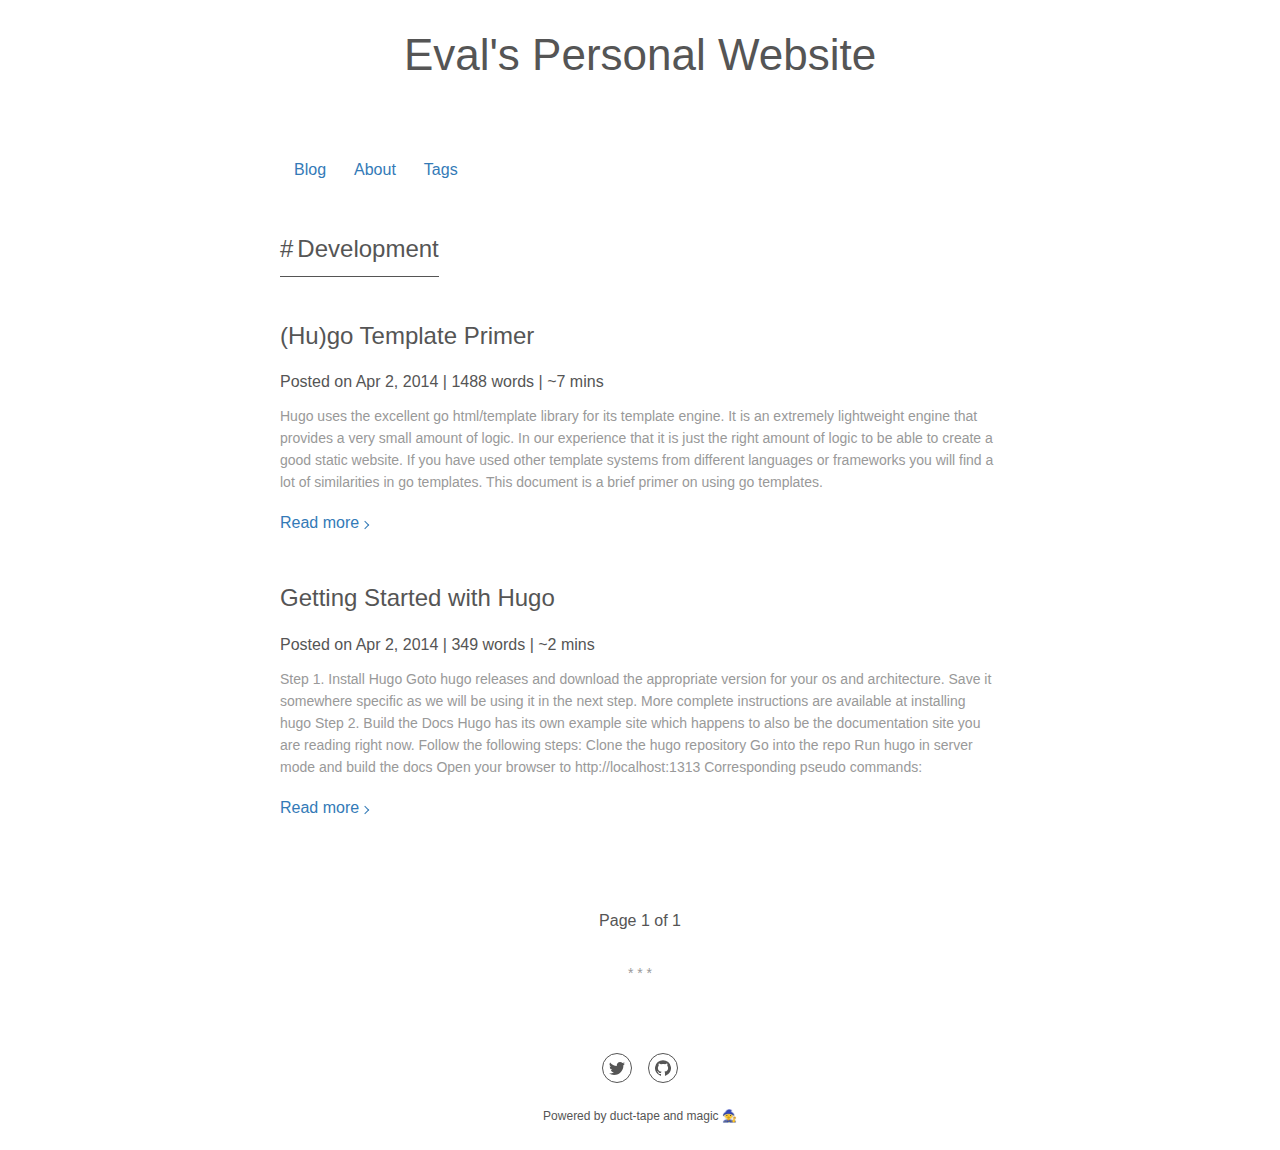
<file: categories/development/index.html>
<!doctype html><html lang=en-us prefix="og: http://ogp.me/ns#">
<head>
<meta charset=utf-8>
<meta name=viewport content="width=device-width,initial-scale=1,maximum-scale=1">
<title>Development</title>
<meta property="og:title" content="Development">
<meta name=twitter:title content="Development">
<meta name=author content>
<meta property="og:site_name" content="Eval's Personal Website">
<meta property="og:url" content="https://0xeval.github.io/categories/development/">
<meta name=twitter:card content="summary">
<meta name=twitter:site content="@0xeval">
<meta name=twitter:creator content="@0xeval">
<meta property="og:type" content="website">
<meta name=generator content="Hugo 0.92.0">
<script type=application/javascript>var doNotTrack=!1;doNotTrack||(window.ga=window.ga||function(){(ga.q=ga.q||[]).push(arguments)},ga.l=+new Date,ga('create','Your Google Analytics tracking id','auto'),ga('send','pageview'))</script>
<script async src=https://www.google-analytics.com/analytics.js></script>
<link rel=stylesheet href=https://0xeval.github.io/css/style.css>
<link rel=stylesheet href=https://0xeval.github.io/css/custom.css>
<link rel=icon type=image/x-icon href=https://0xeval.github.io/favicon.ico>
</head>
<body>
<a href=#main class="skip-link p-screen-reader-text">Skip to content</a><svg xmlns="http://www.w3.org/2000/svg" style="display:none" aria-hidden="true"><symbol id="icon-500px" viewBox="0 0 16 16"><g><path d="M3.953 10.512a5.24 5.24.0 006.996 3.141c.625-.262 1.184-.641 1.666-1.122s.859-1.041 1.122-1.666c.272-.647.412-1.331.412-2.037s-.137-1.394-.412-2.037c-.262-.625-.641-1.184-1.122-1.666s-1.041-.859-1.666-1.122A5.226 5.226.0 008.912 3.59c-.716.0-1.431.144-2.066.413-.509.216-1.372.769-1.875 1.291l-.003.003V.984h7.241c.262-.003.262-.372.262-.491.0-.122.0-.487-.266-.491H4.377a.343.343.0 00-.344.341v6.066c0 .197.244.338.472.384.444.094.544-.047.653-.197l.016-.019c.166-.247.681-.766.688-.772a4.262 4.262.0 013.037-1.25c1.147.0 2.222.444 3.028 1.25a4.245 4.245.0 011.256 3.019 4.236 4.236.0 01-1.25 3.019 4.336 4.336.0 01-3.047 1.25 4.136 4.136.0 01-2.159-.597l.003-3.688c0-.491.213-1.028.572-1.431a2.09 2.09.0 011.588-.716c.594.0 1.15.225 1.566.634.409.406.637.95.637 1.528A2.179 2.179.0 018.887 11.02c-.238.0-.672-.106-.691-.109-.25-.075-.356.272-.391.387-.134.441.069.528.109.541.397.125.659.147 1.003.147a3.173 3.173.0 003.169-3.169c0-1.734-1.422-3.144-3.166-3.144-.856.0-1.659.328-2.263.919-.575.566-.903 1.319-.903 2.069v.019c-.003.094-.003 2.306-.006 3.031l-.003-.003c-.328-.363-.653-.919-.869-1.488-.084-.222-.275-.184-.534-.103-.125.034-.469.141-.391.394zm3.722-.865c0 .106.097.2.156.253l.019.019c.1.097.194.147.281.147a.181.181.0 00.131-.05c.044-.041.537-.544.588-.591l.553.55c.05.056.106.088.172.088.088.0.184-.053.284-.156.238-.244.119-.375.063-.438l-.559-.559.584-.588c.128-.137.016-.284-.097-.397-.162-.162-.322-.206-.422-.112l-.581.581-.588-.588a.16.16.0 00-.113-.047c-.078.0-.172.053-.275.156-.181.181-.219.306-.125.406l.588.584-.584.584c-.053.05-.078.103-.075.156zm1.278-7.931c-.938.0-1.938.191-2.669.506a.207.207.0 00-.134.181.753.753.0 00.069.337c.047.116.166.425.4.334a6.689 6.689.0 012.334-.444 6.35 6.35.0 012.469.497c.622.263 1.206.644 1.844 1.194a.22.22.0 00.147.059c.125.0.244-.122.347-.237.169-.191.287-.35.119-.509a6.858 6.858.0 00-2.1-1.356 7.326 7.326.0 00-2.825-.563zM14.006 13.3c-.113-.113-.209-.178-.294-.203s-.162-.006-.222.053l-.056.056a6.32 6.32.0 01-6.938 1.356 6.336 6.336.0 01-2.013-1.356 6.046 6.046.0 01-1.356-2.012c-.288-.713-.381-1.247-.413-1.422-.003-.016-.006-.028-.006-.037-.041-.206-.231-.222-.503-.178-.112.019-.459.072-.428.319v.006a7.261 7.261.0 002.04 3.994 7.266 7.266.0 0010.288.0l.059-.059c.069-.084.134-.225-.159-.516z"/></g></symbol><symbol id="icon-codepen" viewBox="0 0 16 16"><g><path d="M14.777 5.751l-7-4.667a.5.5.0 00-.555.0l-7 4.667a.501.501.0 00-.223.416v4.667c0 .167.084.323.223.416l7 4.667a.5.5.0 00.554.0l7-4.667a.501.501.0 00.223-.416V6.167a.501.501.0 00-.223-.416zM7.5 10.232 4.901 8.5 7.5 6.768 10.099 8.5 7.5 10.232zM8 5.899V2.434l5.599 3.732L11 7.898l-3-2zm-1 0-3 2-2.599-1.732L7 2.435V5.9zM3.099 8.5 1 9.899V7.101L3.099 8.5zM4 9.101l3 2v3.465l-5.599-3.732L4 9.102zm4 2 3-2 2.599 1.732L8 14.565V11.1zM11.901 8.5 14 7.101v2.798L11.901 8.5z"/></g></symbol><symbol id="icon-dribbble" viewBox="0 0 16 16"><g><path d="M8 16c-4.412.0-8-3.588-8-8s3.587-8 8-8c4.412.0 8 3.587 8 8s-3.588 8-8 8zm6.747-6.906c-.234-.075-2.116-.634-4.256-.291a29.7 29.7.0 011.328 4.872 6.845 6.845.0 002.928-4.581zM10.669 14.3c-.103-.6-.497-2.688-1.456-5.181-.016.006-.031.009-.044.016-3.856 1.344-5.241 4.016-5.362 4.266a6.807 6.807.0 006.863.9zm-7.747-1.722c.156-.266 2.031-3.369 5.553-4.509a7.04 7.04.0 01.269-.081 24.04 24.04.0 00-.553-1.159c-3.409 1.022-6.722.978-7.022.975-.003.069-.003.138-.003.209.0 1.753.666 3.356 1.756 4.566zM1.313 6.609c.306.003 3.122.016 6.319-.831A43.092 43.092.0 005.098 1.825 6.854 6.854.0 001.314 6.609zM6.4 1.366a36.612 36.612.0 012.55 4c2.431-.909 3.459-2.294 3.581-2.469A6.799 6.799.0 006.4 1.366zm6.891 2.325c-.144.194-1.291 1.663-3.816 2.694.159.325.313.656.453.991.05.119.1.234.147.353 2.275-.284 4.534.172 4.759.219A6.816 6.816.0 0013.29 3.692z"/></g></symbol><symbol id="icon-facebook" viewBox="0 0 16 16"><g><path d="M9.5 3H12V0H9.5C7.57.0 6 1.57 6 3.5V5H4v3h2v8h3V8h2.5l.5-3H9V3.5c0-.271.229-.5.5-.5z"/></g></symbol><symbol id="icon-feed" viewBox="0 0 16 16"><g><path d="M2.13 11.733c-1.175.0-2.13.958-2.13 2.126.0 1.174.955 2.122 2.13 2.122a2.126 2.126.0 002.133-2.122A2.133 2.133.0 002.13 11.733zM.002 5.436v3.067c1.997.0 3.874.781 5.288 2.196a7.45 7.45.0 012.192 5.302h3.08c0-5.825-4.739-10.564-10.56-10.564zM.006.0v3.068C7.128 3.068 12.924 8.87 12.924 16H16C16 7.18 8.824.0.006.0z"/></g></symbol><symbol id="icon-flickr" viewBox="0 0 16 16"><g><path d="M0 8.5a3.5 3.5.0 117 0 3.5 3.5.0 01-7 0zm9 0a3.5 3.5.0 117 0 3.5 3.5.0 01-7 0z"/></g></symbol><symbol id="icon-github" viewBox="0 0 16 16"><g><path d="M8 .198A8 8 0 005.471 15.789c.4.074.547-.174.547-.385.0-.191-.008-.821-.011-1.489-2.226.484-2.695-.944-2.695-.944-.364-.925-.888-1.171-.888-1.171-.726-.497.055-.486.055-.486.803.056 1.226.824 1.226.824.714 1.223 1.872.869 2.328.665.072-.517.279-.87.508-1.07-1.777-.202-3.645-.888-3.645-3.954.0-.873.313-1.587.824-2.147-.083-.202-.357-1.015.077-2.117.0.0.672-.215 2.201.82A7.672 7.672.0 018 4.066c.68.003 1.365.092 2.004.269 1.527-1.035 2.198-.82 2.198-.82.435 1.102.162 1.916.079 2.117.513.56.823 1.274.823 2.147.0 3.073-1.872 3.749-3.653 3.947.287.248.543.735.543 1.481.0 1.07-.009 1.932-.009 2.195.0.213.144.462.55.384A8 8 0 008.001.196z"/></g></symbol><symbol id="icon-gitlab" viewBox="0 0 28 28"><g><path d="M1.625 11.031 14 26.89.437 17.046a1.092 1.092.0 01-.391-1.203l1.578-4.813zm7.219.0h10.313L14.001 26.89zM5.75 1.469l3.094 9.562H1.625l3.094-9.562a.548.548.0 011.031.0zm20.625 9.562 1.578 4.813a1.09 1.09.0 01-.391 1.203l-13.563 9.844 12.375-15.859zm0 0h-7.219l3.094-9.562a.548.548.0 011.031.0z"/></g></symbol><symbol id="icon-google-plus" viewBox="0 0 16 16"><g><path d="M5.091 7.147v1.747h2.888c-.116.75-.872 2.197-2.888 2.197-1.737.0-3.156-1.441-3.156-3.216s1.419-3.216 3.156-3.216c.991.0 1.65.422 2.028.784L8.5 4.112c-.888-.828-2.037-1.331-3.409-1.331C2.275 2.784.0 5.059.0 7.875s2.275 5.091 5.091 5.091c2.937.0 4.888-2.066 4.888-4.975.0-.334-.037-.591-.081-.844H5.092zM16 7h-1.5V5.5H13V7h-1.5v1.5H13V10h1.5V8.5H16z"/></g></symbol><symbol id="icon-instagram" viewBox="0 0 22 22"><g><path d="M15.445.0H6.554A6.559 6.559.0 000 6.554v8.891A6.559 6.559.0 006.554 22h8.891a6.56 6.56.0 006.554-6.555V6.554A6.557 6.557.0 0015.445.0zm4.342 15.445a4.343 4.343.0 01-4.342 4.342H6.554a4.341 4.341.0 01-4.341-4.342V6.554a4.34 4.34.0 014.341-4.341h8.891a4.342 4.342.0 014.341 4.341l.001 8.891z"/><path d="M11 5.312A5.693 5.693.0 005.312 11 5.694 5.694.0 0011 16.688 5.694 5.694.0 0016.688 11 5.693 5.693.0 0011 5.312zm0 9.163a3.475 3.475.0 11-.001-6.95 3.475 3.475.0 01.001 6.95zm5.7-10.484a1.363 1.363.0 11-1.364 1.364c0-.752.51-1.364 1.364-1.364z"/></g></symbol><symbol id="icon-linkedin" viewBox="0 0 16 16"><g><path d="M6 6h2.767v1.418h.04C9.192 6.727 10.134 6 11.539 6 14.46 6 15 7.818 15 10.183V15h-2.885v-4.27c0-1.018-.021-2.329-1.5-2.329-1.502.0-1.732 1.109-1.732 2.255V15H6V6zM1 6h3v9H1V6zM4 3.5A1.5 1.5.0 11.999 3.499 1.5 1.5.0 014 3.5z"/></g></symbol><symbol id="icon-mail" viewBox="0 0 22 18"><g><path fill="#000" d="M0 17.225V.776h22v16.447H0v.002zm3.011-1.815h15.978l-5.111-5.115L11 13.179l-2.877-2.883-5.112 5.114zm-1.216-1.275 5.077-5.09L1.795 3.98v10.155zm13.332-5.09 5.079 5.09V3.979l-5.079 5.066zm-4.126 1.588 8.022-8.027-16.045-.001 8.023 8.028z"/></g></symbol><symbol id="icon-medium" viewBox="0 0 24 24"><g><path d="M22.085 4.733 24 2.901V2.5h-6.634l-4.728 11.768L7.259 2.5H.303v.401L2.54 5.594c.218.199.332.49.303.783V16.96c.069.381-.055.773-.323 1.05L0 21.064v.396h7.145v-.401l-2.52-3.049a1.244 1.244.0 01-.347-1.05V7.806l6.272 13.659h.729l5.393-13.659v10.881c0 .287.0.346-.188.534l-1.94 1.877v.402h9.412v-.401l-1.87-1.831a.556.556.0 01-.214-.534V5.267a.554.554.0 01.213-.534z"/></g></symbol><symbol id="icon-npm" viewBox="0 0 16 16"><g><path d="M0 0v16h16V0H0zm13 13h-2V5H8v8H3V3h10v10z"/></g></symbol><symbol id="icon-pinterest" viewBox="0 0 16 16"><g><path d="M8 1.069A6.93 6.93.0 005.475 14.453c-.059-.547-.116-1.391.025-1.988.125-.541.813-3.444.813-3.444s-.206-.416-.206-1.028c0-.963.559-1.684 1.253-1.684.591.0.878.444.878.975.0.594-.378 1.484-.575 2.306-.166.691.344 1.253 1.025 1.253 1.231.0 2.178-1.3 2.178-3.175.0-1.659-1.194-2.819-2.894-2.819-1.972.0-3.128 1.478-3.128 3.009.0.597.228 1.234.516 1.581.056.069.066.128.047.2a95.89 95.89.0 01-.194.787c-.031.128-.1.153-.231.094-.866-.403-1.406-1.669-1.406-2.684.0-2.188 1.587-4.194 4.578-4.194 2.403.0 4.272 1.712 4.272 4.003.0 2.388-1.506 4.313-3.597 4.313-.703.0-1.362-.366-1.588-.797.0.0-.347 1.322-.431 1.647-.156.603-.578 1.356-.862 1.816a6.93 6.93.0 008.984-6.622A6.931 6.931.0 008.001 1.068z"/></g></symbol><symbol id="icon-search" viewBox="0 0 16 16"><g><path d="M15.504 13.616l-3.79-3.223c-.392-.353-.811-.514-1.149-.499a6 6 0 10-.672.672c-.016.338.146.757.499 1.149l3.223 3.79c.552.613 1.453.665 2.003.115s.498-1.452-.115-2.003zM6 10a4 4 0 110-8 4 4 0 010 8z"/></g></symbol><symbol id="icon-strava" viewBox="0 0 24 24"><g><path d="M15.387 17.944l-2.089-4.116h-3.065L15.387 24l5.15-10.172h-3.066m-7.008-5.599 2.836 5.598h4.172L10.463.0l-7 13.828h4.169"/></g></symbol><symbol id="icon-tumblr" viewBox="0 0 16 16"><g><path d="M9.001 7v3.659c0 .928-.012 1.463.086 1.727.098.262.342.534.609.691.354.212.758.318 1.214.318.81.0 1.289-.107 2.09-.633v2.405a9.089 9.089.0 01-1.833.639A7.93 7.93.0 019.369 16a4.9 4.9.0 01-1.725-.276 4.195 4.195.0 01-1.438-.79c-.398-.343-.672-.706-.826-1.091s-.23-.944-.23-1.676V6.556H3.003V4.29c.628-.204 1.331-.497 1.778-.877a4.386 4.386.0 001.08-1.374C6.133 1.505 6.32.825 6.422.0h2.579v4H13v3H9.001z"/></g></symbol><symbol id="icon-twitter" viewBox="0 0 16 16"><g><path d="M16 3.538a6.461 6.461.0 01-1.884.516 3.301 3.301.0 001.444-1.816 6.607 6.607.0 01-2.084.797 3.28 3.28.0 00-2.397-1.034A3.28 3.28.0 007.882 6.029 9.321 9.321.0 011.116 2.598a3.284 3.284.0 001.015 4.381A3.301 3.301.0 01.643 6.57v.041A3.283 3.283.0 003.277 9.83a3.291 3.291.0 01-1.485.057 3.293 3.293.0 003.066 2.281 6.586 6.586.0 01-4.862 1.359 9.286 9.286.0 005.034 1.475c6.037.0 9.341-5.003 9.341-9.341.0-.144-.003-.284-.009-.425a6.59 6.59.0 001.637-1.697z"/></g></symbol><symbol id="icon-vimeo" viewBox="0 0 16 16"><g><path d="M15.994 4.281c-.072 1.556-1.159 3.691-3.263 6.397-2.175 2.825-4.016 4.241-5.522 4.241-.931.0-1.722-.859-2.366-2.581-.431-1.578-.859-3.156-1.291-4.734-.478-1.722-.991-2.581-1.541-2.581-.119.0-.538.253-1.256.753l-.753-.969c.791-.694 1.569-1.388 2.334-2.081 1.053-.909 1.844-1.387 2.372-1.438 1.244-.119 2.013.731 2.3 2.553.309 1.966.525 3.188.647 3.666.359 1.631.753 2.447 1.184 2.447.334.0.838-.528 1.509-1.588.669-1.056 1.028-1.862 1.078-2.416.097-.912-.262-1.372-1.078-1.372a2.98 2.98.0 00-1.184.263c.787-2.575 2.287-3.825 4.506-3.753 1.641.044 2.416 1.109 2.322 3.194z"/></g></symbol><symbol id="icon-wordpress" viewBox="0 0 16 16"><g><path d="M2 8c0 2.313 1.38 4.312 3.382 5.259L2.52 5.622A5.693 5.693.0 002 8zm10.05-.295c0-.722-.266-1.222-.495-1.612-.304-.482-.589-.889-.589-1.371.0-.537.418-1.037 1.008-1.037.027.0.052.003.078.005A6.064 6.064.0 008 2.156 6.036 6.036.0 002.987 4.79c.141.004.274.007.386.007.627.0 1.599-.074 1.599-.074.323-.018.361.444.038.482.0.0-.325.037-.687.055l2.185 6.33 1.313-3.835-.935-2.495a12.304 12.304.0 01-.629-.055c-.323-.019-.285-.5.038-.482.0.0.991.074 1.58.074.627.0 1.599-.074 1.599-.074.323-.018.362.444.038.482.0.0-.326.037-.687.055l2.168 6.282.599-1.947c.259-.809.457-1.389.457-1.889zm-3.945.806-1.8 5.095a6.148 6.148.0 003.687-.093.52.52.0 01-.043-.081L8.105 8.511zm5.16-3.315c.026.186.04.386.04.601.0.593-.114 1.259-.456 2.093l-1.833 5.16c1.784-1.013 2.983-2.895 2.983-5.051a5.697 5.697.0 00-.735-2.803zM8 0a8 8 0 100 16A8 8 0 008 0zm0 15A7 7 0 118 1a7 7 0 010 14z"/></g></symbol><symbol id="icon-youtube" viewBox="0 0 16 16"><g><path d="M15.841 4.8s-.156-1.103-.637-1.587c-.609-.637-1.291-.641-1.603-.678-2.237-.163-5.597-.163-5.597-.163h-.006s-3.359.0-5.597.163c-.313.038-.994.041-1.603.678C.317 3.697.164 4.8.164 4.8S.005 6.094.005 7.391v1.213c0 1.294.159 2.591.159 2.591s.156 1.103.634 1.588c.609.637 1.409.616 1.766.684 1.281.122 5.441.159 5.441.159s3.363-.006 5.6-.166c.313-.037.994-.041 1.603-.678.481-.484.637-1.588.637-1.588s.159-1.294.159-2.591V7.39c-.003-1.294-.162-2.591-.162-2.591zm-9.494 5.275V5.578l4.322 2.256-4.322 2.241z"/></g></symbol></svg>
<header class=l-header>
<h1 class="c-title p-title"><a href=https://0xeval.github.io/ class=p-title__link>Eval's Personal Website</a></h1>
</header>
<nav class="l-nav p-menu">
<ul class=p-menu__lists>
<li class=p-menu__listitem>
<a href=/>Blog</a>
</li>
<li class=p-menu__listitem>
<a href=/about>About</a>
</li>
<li class=p-menu__listitem>
<a href=/tags>Tags</a>
</li>
</ul>
</nav>
<main id=main class=l-main>
<h2 class="c-title p-tag-title">Development</h2>
<article class="c-article p-list-article">
<header>
<h2 class="c-title c-article__title"><a href=https://0xeval.github.io/posts/goisforlovers/>(Hu)go Template Primer</a></h2>
<p class=c-article__meta>
Posted on
<time datetime=2014-04-02T00:00:00Z>
Apr 2, 2014
</time>
| 1488 words
|
~7 mins
</p>
</header>
<div class=c-article__summary>
Hugo uses the excellent go html/template library for its template engine. It is an extremely lightweight engine that provides a very small amount of logic. In our experience that it is just the right amount of logic to be able to create a good static website. If you have used other template systems from different languages or frameworks you will find a lot of similarities in go templates.
This document is a brief primer on using go templates.
</div>
<a href=https://0xeval.github.io/posts/goisforlovers/ class="c-article__btn p-list-article__btn">Read more</a>
</article>
<article class="c-article p-list-article">
<header>
<h2 class="c-title c-article__title"><a href=https://0xeval.github.io/posts/hugoisforlovers/>Getting Started with Hugo</a></h2>
<p class=c-article__meta>
Posted on
<time datetime=2014-04-02T00:00:00Z>
Apr 2, 2014
</time>
| 349 words
|
~2 mins
</p>
</header>
<div class=c-article__summary>
Step 1. Install Hugo Goto hugo releases and download the appropriate version for your os and architecture.
Save it somewhere specific as we will be using it in the next step.
More complete instructions are available at installing hugo
Step 2. Build the Docs Hugo has its own example site which happens to also be the documentation site you are reading right now.
Follow the following steps:
Clone the hugo repository Go into the repo Run hugo in server mode and build the docs Open your browser to http://localhost:1313 Corresponding pseudo commands:
</div>
<a href=https://0xeval.github.io/posts/hugoisforlovers/ class="c-article__btn p-list-article__btn">Read more</a>
</article>
<nav class="c-pagination p-pagination">
<div class=c-pagination__ctrl>
<div class=c-pagination__newer>
</div>
<div class=c-pagination__older>
</div>
</div>
<span class="c-pagination__count p-pagination__count">Page 1 of 1</span>
</nav>
<aside class=p-author>
<div class=p-author__body>
<p> </p>
</div>
</aside>
</main>
<footer class=l-footer>
<ul class=c-links>
<li class=c-links__item>
<a href=https://twitter.com/0xeval target=_blank><svg viewBox="0 0 64 64" class="c-links__icon"><title>twitter</title><use xlink:href="#icon-twitter"/></svg>
</a>
</li>
<li class=c-links__item>
<a href=https://github.com/0xeval target=_blank><svg viewBox="0 0 64 64" class="c-links__icon"><title>github</title><use xlink:href="#icon-github"/></svg>
</a>
</li>
</ul>
<p class=p-copyright>
Powered by duct-tape and magic 🧙
</p>
</footer>
<script type=text/javascript src=https://0xeval.github.io/js/bundle.js defer></script>
</body>
</html>
</file>
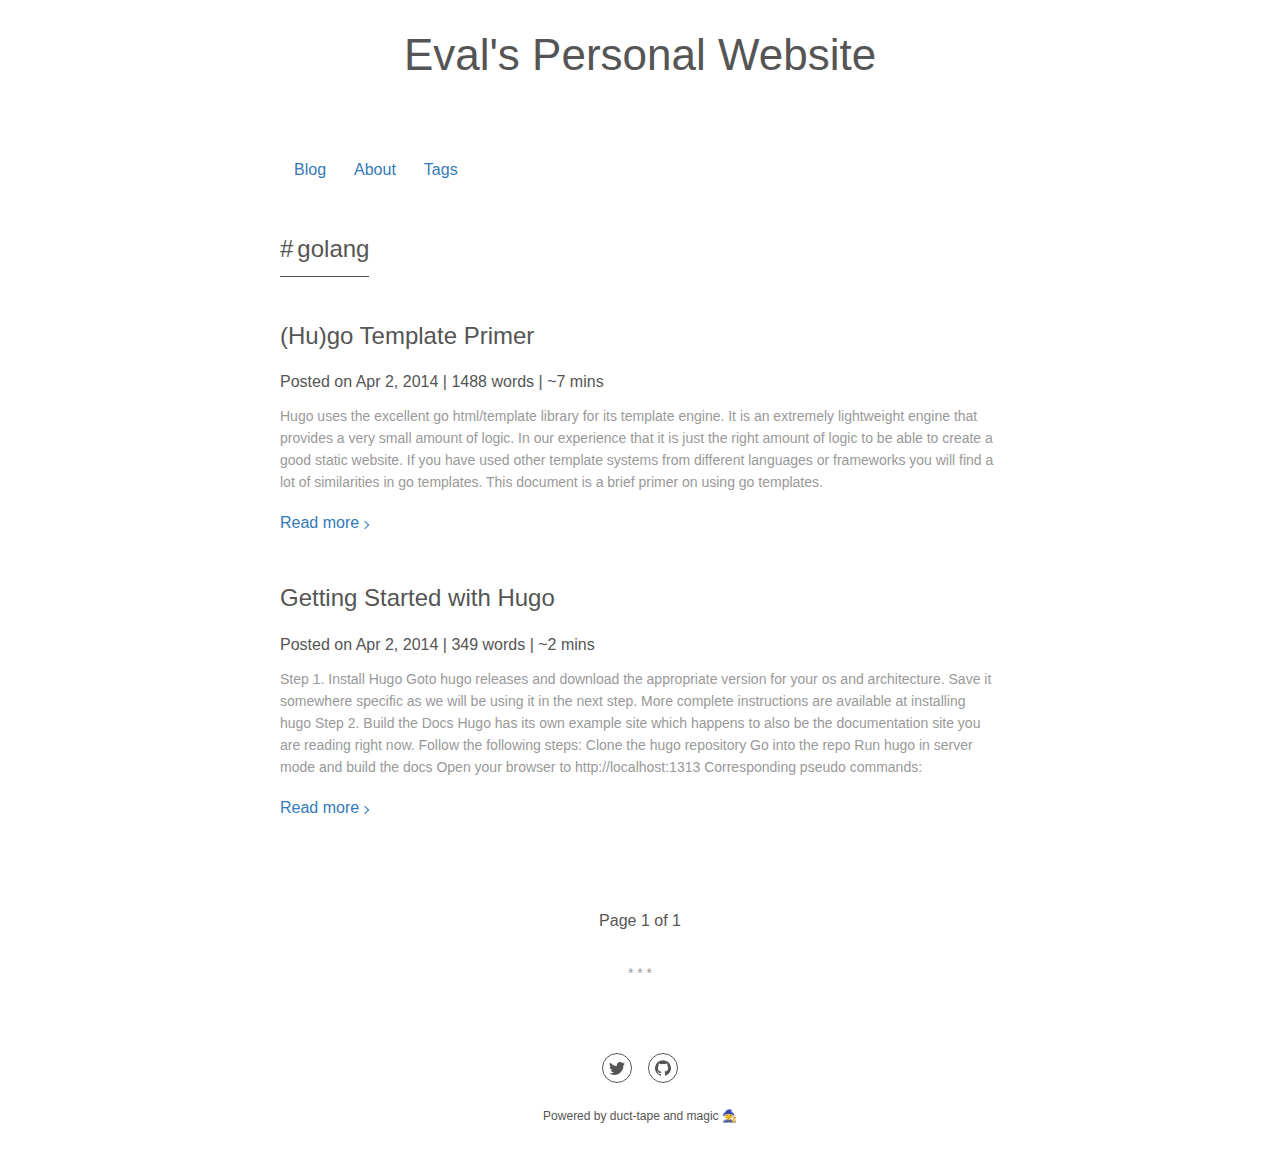
<file: categories/golang/index.html>
<!doctype html><html lang=en-us prefix="og: http://ogp.me/ns#">
<head>
<meta charset=utf-8>
<meta name=viewport content="width=device-width,initial-scale=1,maximum-scale=1">
<title>golang</title>
<meta property="og:title" content="golang">
<meta name=twitter:title content="golang">
<meta name=author content>
<meta property="og:site_name" content="Eval's Personal Website">
<meta property="og:url" content="https://0xeval.github.io/categories/golang/">
<meta name=twitter:card content="summary">
<meta name=twitter:site content="@0xeval">
<meta name=twitter:creator content="@0xeval">
<meta property="og:type" content="website">
<meta name=generator content="Hugo 0.92.0">
<script type=application/javascript>var doNotTrack=!1;doNotTrack||(window.ga=window.ga||function(){(ga.q=ga.q||[]).push(arguments)},ga.l=+new Date,ga('create','Your Google Analytics tracking id','auto'),ga('send','pageview'))</script>
<script async src=https://www.google-analytics.com/analytics.js></script>
<link rel=stylesheet href=https://0xeval.github.io/css/style.css>
<link rel=stylesheet href=https://0xeval.github.io/css/custom.css>
<link rel=icon type=image/x-icon href=https://0xeval.github.io/favicon.ico>
</head>
<body>
<a href=#main class="skip-link p-screen-reader-text">Skip to content</a><svg xmlns="http://www.w3.org/2000/svg" style="display:none" aria-hidden="true"><symbol id="icon-500px" viewBox="0 0 16 16"><g><path d="M3.953 10.512a5.24 5.24.0 006.996 3.141c.625-.262 1.184-.641 1.666-1.122s.859-1.041 1.122-1.666c.272-.647.412-1.331.412-2.037s-.137-1.394-.412-2.037c-.262-.625-.641-1.184-1.122-1.666s-1.041-.859-1.666-1.122A5.226 5.226.0 008.912 3.59c-.716.0-1.431.144-2.066.413-.509.216-1.372.769-1.875 1.291l-.003.003V.984h7.241c.262-.003.262-.372.262-.491.0-.122.0-.487-.266-.491H4.377a.343.343.0 00-.344.341v6.066c0 .197.244.338.472.384.444.094.544-.047.653-.197l.016-.019c.166-.247.681-.766.688-.772a4.262 4.262.0 013.037-1.25c1.147.0 2.222.444 3.028 1.25a4.245 4.245.0 011.256 3.019 4.236 4.236.0 01-1.25 3.019 4.336 4.336.0 01-3.047 1.25 4.136 4.136.0 01-2.159-.597l.003-3.688c0-.491.213-1.028.572-1.431a2.09 2.09.0 011.588-.716c.594.0 1.15.225 1.566.634.409.406.637.95.637 1.528A2.179 2.179.0 018.887 11.02c-.238.0-.672-.106-.691-.109-.25-.075-.356.272-.391.387-.134.441.069.528.109.541.397.125.659.147 1.003.147a3.173 3.173.0 003.169-3.169c0-1.734-1.422-3.144-3.166-3.144-.856.0-1.659.328-2.263.919-.575.566-.903 1.319-.903 2.069v.019c-.003.094-.003 2.306-.006 3.031l-.003-.003c-.328-.363-.653-.919-.869-1.488-.084-.222-.275-.184-.534-.103-.125.034-.469.141-.391.394zm3.722-.865c0 .106.097.2.156.253l.019.019c.1.097.194.147.281.147a.181.181.0 00.131-.05c.044-.041.537-.544.588-.591l.553.55c.05.056.106.088.172.088.088.0.184-.053.284-.156.238-.244.119-.375.063-.438l-.559-.559.584-.588c.128-.137.016-.284-.097-.397-.162-.162-.322-.206-.422-.112l-.581.581-.588-.588a.16.16.0 00-.113-.047c-.078.0-.172.053-.275.156-.181.181-.219.306-.125.406l.588.584-.584.584c-.053.05-.078.103-.075.156zm1.278-7.931c-.938.0-1.938.191-2.669.506a.207.207.0 00-.134.181.753.753.0 00.069.337c.047.116.166.425.4.334a6.689 6.689.0 012.334-.444 6.35 6.35.0 012.469.497c.622.263 1.206.644 1.844 1.194a.22.22.0 00.147.059c.125.0.244-.122.347-.237.169-.191.287-.35.119-.509a6.858 6.858.0 00-2.1-1.356 7.326 7.326.0 00-2.825-.563zM14.006 13.3c-.113-.113-.209-.178-.294-.203s-.162-.006-.222.053l-.056.056a6.32 6.32.0 01-6.938 1.356 6.336 6.336.0 01-2.013-1.356 6.046 6.046.0 01-1.356-2.012c-.288-.713-.381-1.247-.413-1.422-.003-.016-.006-.028-.006-.037-.041-.206-.231-.222-.503-.178-.112.019-.459.072-.428.319v.006a7.261 7.261.0 002.04 3.994 7.266 7.266.0 0010.288.0l.059-.059c.069-.084.134-.225-.159-.516z"/></g></symbol><symbol id="icon-codepen" viewBox="0 0 16 16"><g><path d="M14.777 5.751l-7-4.667a.5.5.0 00-.555.0l-7 4.667a.501.501.0 00-.223.416v4.667c0 .167.084.323.223.416l7 4.667a.5.5.0 00.554.0l7-4.667a.501.501.0 00.223-.416V6.167a.501.501.0 00-.223-.416zM7.5 10.232 4.901 8.5 7.5 6.768 10.099 8.5 7.5 10.232zM8 5.899V2.434l5.599 3.732L11 7.898l-3-2zm-1 0-3 2-2.599-1.732L7 2.435V5.9zM3.099 8.5 1 9.899V7.101L3.099 8.5zM4 9.101l3 2v3.465l-5.599-3.732L4 9.102zm4 2 3-2 2.599 1.732L8 14.565V11.1zM11.901 8.5 14 7.101v2.798L11.901 8.5z"/></g></symbol><symbol id="icon-dribbble" viewBox="0 0 16 16"><g><path d="M8 16c-4.412.0-8-3.588-8-8s3.587-8 8-8c4.412.0 8 3.587 8 8s-3.588 8-8 8zm6.747-6.906c-.234-.075-2.116-.634-4.256-.291a29.7 29.7.0 011.328 4.872 6.845 6.845.0 002.928-4.581zM10.669 14.3c-.103-.6-.497-2.688-1.456-5.181-.016.006-.031.009-.044.016-3.856 1.344-5.241 4.016-5.362 4.266a6.807 6.807.0 006.863.9zm-7.747-1.722c.156-.266 2.031-3.369 5.553-4.509a7.04 7.04.0 01.269-.081 24.04 24.04.0 00-.553-1.159c-3.409 1.022-6.722.978-7.022.975-.003.069-.003.138-.003.209.0 1.753.666 3.356 1.756 4.566zM1.313 6.609c.306.003 3.122.016 6.319-.831A43.092 43.092.0 005.098 1.825 6.854 6.854.0 001.314 6.609zM6.4 1.366a36.612 36.612.0 012.55 4c2.431-.909 3.459-2.294 3.581-2.469A6.799 6.799.0 006.4 1.366zm6.891 2.325c-.144.194-1.291 1.663-3.816 2.694.159.325.313.656.453.991.05.119.1.234.147.353 2.275-.284 4.534.172 4.759.219A6.816 6.816.0 0013.29 3.692z"/></g></symbol><symbol id="icon-facebook" viewBox="0 0 16 16"><g><path d="M9.5 3H12V0H9.5C7.57.0 6 1.57 6 3.5V5H4v3h2v8h3V8h2.5l.5-3H9V3.5c0-.271.229-.5.5-.5z"/></g></symbol><symbol id="icon-feed" viewBox="0 0 16 16"><g><path d="M2.13 11.733c-1.175.0-2.13.958-2.13 2.126.0 1.174.955 2.122 2.13 2.122a2.126 2.126.0 002.133-2.122A2.133 2.133.0 002.13 11.733zM.002 5.436v3.067c1.997.0 3.874.781 5.288 2.196a7.45 7.45.0 012.192 5.302h3.08c0-5.825-4.739-10.564-10.56-10.564zM.006.0v3.068C7.128 3.068 12.924 8.87 12.924 16H16C16 7.18 8.824.0.006.0z"/></g></symbol><symbol id="icon-flickr" viewBox="0 0 16 16"><g><path d="M0 8.5a3.5 3.5.0 117 0 3.5 3.5.0 01-7 0zm9 0a3.5 3.5.0 117 0 3.5 3.5.0 01-7 0z"/></g></symbol><symbol id="icon-github" viewBox="0 0 16 16"><g><path d="M8 .198A8 8 0 005.471 15.789c.4.074.547-.174.547-.385.0-.191-.008-.821-.011-1.489-2.226.484-2.695-.944-2.695-.944-.364-.925-.888-1.171-.888-1.171-.726-.497.055-.486.055-.486.803.056 1.226.824 1.226.824.714 1.223 1.872.869 2.328.665.072-.517.279-.87.508-1.07-1.777-.202-3.645-.888-3.645-3.954.0-.873.313-1.587.824-2.147-.083-.202-.357-1.015.077-2.117.0.0.672-.215 2.201.82A7.672 7.672.0 018 4.066c.68.003 1.365.092 2.004.269 1.527-1.035 2.198-.82 2.198-.82.435 1.102.162 1.916.079 2.117.513.56.823 1.274.823 2.147.0 3.073-1.872 3.749-3.653 3.947.287.248.543.735.543 1.481.0 1.07-.009 1.932-.009 2.195.0.213.144.462.55.384A8 8 0 008.001.196z"/></g></symbol><symbol id="icon-gitlab" viewBox="0 0 28 28"><g><path d="M1.625 11.031 14 26.89.437 17.046a1.092 1.092.0 01-.391-1.203l1.578-4.813zm7.219.0h10.313L14.001 26.89zM5.75 1.469l3.094 9.562H1.625l3.094-9.562a.548.548.0 011.031.0zm20.625 9.562 1.578 4.813a1.09 1.09.0 01-.391 1.203l-13.563 9.844 12.375-15.859zm0 0h-7.219l3.094-9.562a.548.548.0 011.031.0z"/></g></symbol><symbol id="icon-google-plus" viewBox="0 0 16 16"><g><path d="M5.091 7.147v1.747h2.888c-.116.75-.872 2.197-2.888 2.197-1.737.0-3.156-1.441-3.156-3.216s1.419-3.216 3.156-3.216c.991.0 1.65.422 2.028.784L8.5 4.112c-.888-.828-2.037-1.331-3.409-1.331C2.275 2.784.0 5.059.0 7.875s2.275 5.091 5.091 5.091c2.937.0 4.888-2.066 4.888-4.975.0-.334-.037-.591-.081-.844H5.092zM16 7h-1.5V5.5H13V7h-1.5v1.5H13V10h1.5V8.5H16z"/></g></symbol><symbol id="icon-instagram" viewBox="0 0 22 22"><g><path d="M15.445.0H6.554A6.559 6.559.0 000 6.554v8.891A6.559 6.559.0 006.554 22h8.891a6.56 6.56.0 006.554-6.555V6.554A6.557 6.557.0 0015.445.0zm4.342 15.445a4.343 4.343.0 01-4.342 4.342H6.554a4.341 4.341.0 01-4.341-4.342V6.554a4.34 4.34.0 014.341-4.341h8.891a4.342 4.342.0 014.341 4.341l.001 8.891z"/><path d="M11 5.312A5.693 5.693.0 005.312 11 5.694 5.694.0 0011 16.688 5.694 5.694.0 0016.688 11 5.693 5.693.0 0011 5.312zm0 9.163a3.475 3.475.0 11-.001-6.95 3.475 3.475.0 01.001 6.95zm5.7-10.484a1.363 1.363.0 11-1.364 1.364c0-.752.51-1.364 1.364-1.364z"/></g></symbol><symbol id="icon-linkedin" viewBox="0 0 16 16"><g><path d="M6 6h2.767v1.418h.04C9.192 6.727 10.134 6 11.539 6 14.46 6 15 7.818 15 10.183V15h-2.885v-4.27c0-1.018-.021-2.329-1.5-2.329-1.502.0-1.732 1.109-1.732 2.255V15H6V6zM1 6h3v9H1V6zM4 3.5A1.5 1.5.0 11.999 3.499 1.5 1.5.0 014 3.5z"/></g></symbol><symbol id="icon-mail" viewBox="0 0 22 18"><g><path fill="#000" d="M0 17.225V.776h22v16.447H0v.002zm3.011-1.815h15.978l-5.111-5.115L11 13.179l-2.877-2.883-5.112 5.114zm-1.216-1.275 5.077-5.09L1.795 3.98v10.155zm13.332-5.09 5.079 5.09V3.979l-5.079 5.066zm-4.126 1.588 8.022-8.027-16.045-.001 8.023 8.028z"/></g></symbol><symbol id="icon-medium" viewBox="0 0 24 24"><g><path d="M22.085 4.733 24 2.901V2.5h-6.634l-4.728 11.768L7.259 2.5H.303v.401L2.54 5.594c.218.199.332.49.303.783V16.96c.069.381-.055.773-.323 1.05L0 21.064v.396h7.145v-.401l-2.52-3.049a1.244 1.244.0 01-.347-1.05V7.806l6.272 13.659h.729l5.393-13.659v10.881c0 .287.0.346-.188.534l-1.94 1.877v.402h9.412v-.401l-1.87-1.831a.556.556.0 01-.214-.534V5.267a.554.554.0 01.213-.534z"/></g></symbol><symbol id="icon-npm" viewBox="0 0 16 16"><g><path d="M0 0v16h16V0H0zm13 13h-2V5H8v8H3V3h10v10z"/></g></symbol><symbol id="icon-pinterest" viewBox="0 0 16 16"><g><path d="M8 1.069A6.93 6.93.0 005.475 14.453c-.059-.547-.116-1.391.025-1.988.125-.541.813-3.444.813-3.444s-.206-.416-.206-1.028c0-.963.559-1.684 1.253-1.684.591.0.878.444.878.975.0.594-.378 1.484-.575 2.306-.166.691.344 1.253 1.025 1.253 1.231.0 2.178-1.3 2.178-3.175.0-1.659-1.194-2.819-2.894-2.819-1.972.0-3.128 1.478-3.128 3.009.0.597.228 1.234.516 1.581.056.069.066.128.047.2a95.89 95.89.0 01-.194.787c-.031.128-.1.153-.231.094-.866-.403-1.406-1.669-1.406-2.684.0-2.188 1.587-4.194 4.578-4.194 2.403.0 4.272 1.712 4.272 4.003.0 2.388-1.506 4.313-3.597 4.313-.703.0-1.362-.366-1.588-.797.0.0-.347 1.322-.431 1.647-.156.603-.578 1.356-.862 1.816a6.93 6.93.0 008.984-6.622A6.931 6.931.0 008.001 1.068z"/></g></symbol><symbol id="icon-search" viewBox="0 0 16 16"><g><path d="M15.504 13.616l-3.79-3.223c-.392-.353-.811-.514-1.149-.499a6 6 0 10-.672.672c-.016.338.146.757.499 1.149l3.223 3.79c.552.613 1.453.665 2.003.115s.498-1.452-.115-2.003zM6 10a4 4 0 110-8 4 4 0 010 8z"/></g></symbol><symbol id="icon-strava" viewBox="0 0 24 24"><g><path d="M15.387 17.944l-2.089-4.116h-3.065L15.387 24l5.15-10.172h-3.066m-7.008-5.599 2.836 5.598h4.172L10.463.0l-7 13.828h4.169"/></g></symbol><symbol id="icon-tumblr" viewBox="0 0 16 16"><g><path d="M9.001 7v3.659c0 .928-.012 1.463.086 1.727.098.262.342.534.609.691.354.212.758.318 1.214.318.81.0 1.289-.107 2.09-.633v2.405a9.089 9.089.0 01-1.833.639A7.93 7.93.0 019.369 16a4.9 4.9.0 01-1.725-.276 4.195 4.195.0 01-1.438-.79c-.398-.343-.672-.706-.826-1.091s-.23-.944-.23-1.676V6.556H3.003V4.29c.628-.204 1.331-.497 1.778-.877a4.386 4.386.0 001.08-1.374C6.133 1.505 6.32.825 6.422.0h2.579v4H13v3H9.001z"/></g></symbol><symbol id="icon-twitter" viewBox="0 0 16 16"><g><path d="M16 3.538a6.461 6.461.0 01-1.884.516 3.301 3.301.0 001.444-1.816 6.607 6.607.0 01-2.084.797 3.28 3.28.0 00-2.397-1.034A3.28 3.28.0 007.882 6.029 9.321 9.321.0 011.116 2.598a3.284 3.284.0 001.015 4.381A3.301 3.301.0 01.643 6.57v.041A3.283 3.283.0 003.277 9.83a3.291 3.291.0 01-1.485.057 3.293 3.293.0 003.066 2.281 6.586 6.586.0 01-4.862 1.359 9.286 9.286.0 005.034 1.475c6.037.0 9.341-5.003 9.341-9.341.0-.144-.003-.284-.009-.425a6.59 6.59.0 001.637-1.697z"/></g></symbol><symbol id="icon-vimeo" viewBox="0 0 16 16"><g><path d="M15.994 4.281c-.072 1.556-1.159 3.691-3.263 6.397-2.175 2.825-4.016 4.241-5.522 4.241-.931.0-1.722-.859-2.366-2.581-.431-1.578-.859-3.156-1.291-4.734-.478-1.722-.991-2.581-1.541-2.581-.119.0-.538.253-1.256.753l-.753-.969c.791-.694 1.569-1.388 2.334-2.081 1.053-.909 1.844-1.387 2.372-1.438 1.244-.119 2.013.731 2.3 2.553.309 1.966.525 3.188.647 3.666.359 1.631.753 2.447 1.184 2.447.334.0.838-.528 1.509-1.588.669-1.056 1.028-1.862 1.078-2.416.097-.912-.262-1.372-1.078-1.372a2.98 2.98.0 00-1.184.263c.787-2.575 2.287-3.825 4.506-3.753 1.641.044 2.416 1.109 2.322 3.194z"/></g></symbol><symbol id="icon-wordpress" viewBox="0 0 16 16"><g><path d="M2 8c0 2.313 1.38 4.312 3.382 5.259L2.52 5.622A5.693 5.693.0 002 8zm10.05-.295c0-.722-.266-1.222-.495-1.612-.304-.482-.589-.889-.589-1.371.0-.537.418-1.037 1.008-1.037.027.0.052.003.078.005A6.064 6.064.0 008 2.156 6.036 6.036.0 002.987 4.79c.141.004.274.007.386.007.627.0 1.599-.074 1.599-.074.323-.018.361.444.038.482.0.0-.325.037-.687.055l2.185 6.33 1.313-3.835-.935-2.495a12.304 12.304.0 01-.629-.055c-.323-.019-.285-.5.038-.482.0.0.991.074 1.58.074.627.0 1.599-.074 1.599-.074.323-.018.362.444.038.482.0.0-.326.037-.687.055l2.168 6.282.599-1.947c.259-.809.457-1.389.457-1.889zm-3.945.806-1.8 5.095a6.148 6.148.0 003.687-.093.52.52.0 01-.043-.081L8.105 8.511zm5.16-3.315c.026.186.04.386.04.601.0.593-.114 1.259-.456 2.093l-1.833 5.16c1.784-1.013 2.983-2.895 2.983-5.051a5.697 5.697.0 00-.735-2.803zM8 0a8 8 0 100 16A8 8 0 008 0zm0 15A7 7 0 118 1a7 7 0 010 14z"/></g></symbol><symbol id="icon-youtube" viewBox="0 0 16 16"><g><path d="M15.841 4.8s-.156-1.103-.637-1.587c-.609-.637-1.291-.641-1.603-.678-2.237-.163-5.597-.163-5.597-.163h-.006s-3.359.0-5.597.163c-.313.038-.994.041-1.603.678C.317 3.697.164 4.8.164 4.8S.005 6.094.005 7.391v1.213c0 1.294.159 2.591.159 2.591s.156 1.103.634 1.588c.609.637 1.409.616 1.766.684 1.281.122 5.441.159 5.441.159s3.363-.006 5.6-.166c.313-.037.994-.041 1.603-.678.481-.484.637-1.588.637-1.588s.159-1.294.159-2.591V7.39c-.003-1.294-.162-2.591-.162-2.591zm-9.494 5.275V5.578l4.322 2.256-4.322 2.241z"/></g></symbol></svg>
<header class=l-header>
<h1 class="c-title p-title"><a href=https://0xeval.github.io/ class=p-title__link>Eval's Personal Website</a></h1>
</header>
<nav class="l-nav p-menu">
<ul class=p-menu__lists>
<li class=p-menu__listitem>
<a href=/>Blog</a>
</li>
<li class=p-menu__listitem>
<a href=/about>About</a>
</li>
<li class=p-menu__listitem>
<a href=/tags>Tags</a>
</li>
</ul>
</nav>
<main id=main class=l-main>
<h2 class="c-title p-tag-title">golang</h2>
<article class="c-article p-list-article">
<header>
<h2 class="c-title c-article__title"><a href=https://0xeval.github.io/posts/goisforlovers/>(Hu)go Template Primer</a></h2>
<p class=c-article__meta>
Posted on
<time datetime=2014-04-02T00:00:00Z>
Apr 2, 2014
</time>
| 1488 words
|
~7 mins
</p>
</header>
<div class=c-article__summary>
Hugo uses the excellent go html/template library for its template engine. It is an extremely lightweight engine that provides a very small amount of logic. In our experience that it is just the right amount of logic to be able to create a good static website. If you have used other template systems from different languages or frameworks you will find a lot of similarities in go templates.
This document is a brief primer on using go templates.
</div>
<a href=https://0xeval.github.io/posts/goisforlovers/ class="c-article__btn p-list-article__btn">Read more</a>
</article>
<article class="c-article p-list-article">
<header>
<h2 class="c-title c-article__title"><a href=https://0xeval.github.io/posts/hugoisforlovers/>Getting Started with Hugo</a></h2>
<p class=c-article__meta>
Posted on
<time datetime=2014-04-02T00:00:00Z>
Apr 2, 2014
</time>
| 349 words
|
~2 mins
</p>
</header>
<div class=c-article__summary>
Step 1. Install Hugo Goto hugo releases and download the appropriate version for your os and architecture.
Save it somewhere specific as we will be using it in the next step.
More complete instructions are available at installing hugo
Step 2. Build the Docs Hugo has its own example site which happens to also be the documentation site you are reading right now.
Follow the following steps:
Clone the hugo repository Go into the repo Run hugo in server mode and build the docs Open your browser to http://localhost:1313 Corresponding pseudo commands:
</div>
<a href=https://0xeval.github.io/posts/hugoisforlovers/ class="c-article__btn p-list-article__btn">Read more</a>
</article>
<nav class="c-pagination p-pagination">
<div class=c-pagination__ctrl>
<div class=c-pagination__newer>
</div>
<div class=c-pagination__older>
</div>
</div>
<span class="c-pagination__count p-pagination__count">Page 1 of 1</span>
</nav>
<aside class=p-author>
<div class=p-author__body>
<p> </p>
</div>
</aside>
</main>
<footer class=l-footer>
<ul class=c-links>
<li class=c-links__item>
<a href=https://twitter.com/0xeval target=_blank><svg viewBox="0 0 64 64" class="c-links__icon"><title>twitter</title><use xlink:href="#icon-twitter"/></svg>
</a>
</li>
<li class=c-links__item>
<a href=https://github.com/0xeval target=_blank><svg viewBox="0 0 64 64" class="c-links__icon"><title>github</title><use xlink:href="#icon-github"/></svg>
</a>
</li>
</ul>
<p class=p-copyright>
Powered by duct-tape and magic 🧙
</p>
</footer>
<script type=text/javascript src=https://0xeval.github.io/js/bundle.js defer></script>
</body>
</html>
</file>
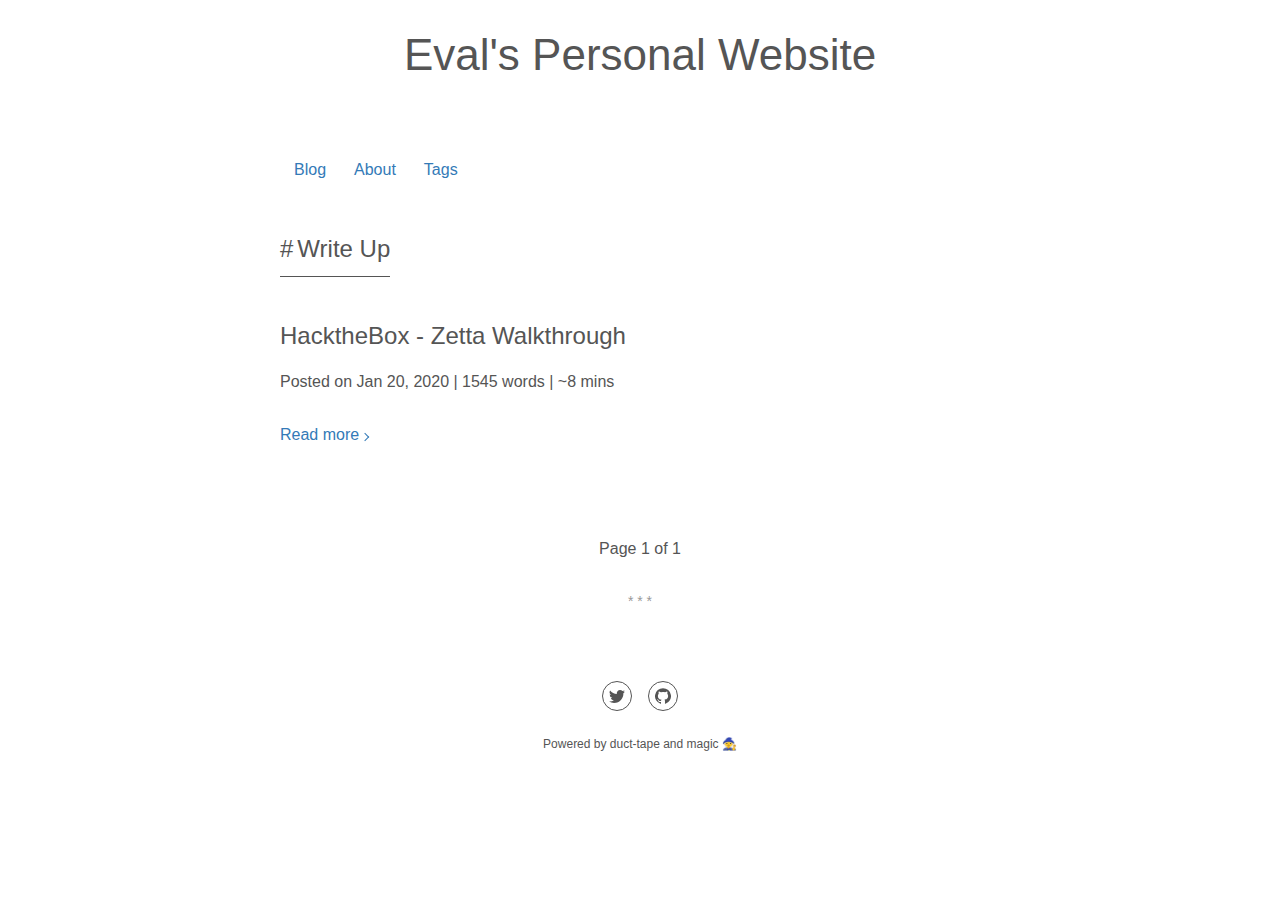
<file: categories/write-up/index.html>
<!doctype html><html lang=en-us prefix="og: http://ogp.me/ns#">
<head>
<meta charset=utf-8>
<meta name=viewport content="width=device-width,initial-scale=1,maximum-scale=1">
<title>Write Up</title>
<meta property="og:title" content="Write Up">
<meta name=twitter:title content="Write Up">
<meta name=author content>
<meta property="og:site_name" content="Eval's Personal Website">
<meta property="og:url" content="https://0xeval.github.io/categories/write-up/">
<meta name=twitter:card content="summary">
<meta name=twitter:site content="@0xeval">
<meta name=twitter:creator content="@0xeval">
<meta property="og:type" content="website">
<meta name=generator content="Hugo 0.92.0">
<script type=application/javascript>var doNotTrack=!1;doNotTrack||(window.ga=window.ga||function(){(ga.q=ga.q||[]).push(arguments)},ga.l=+new Date,ga('create','Your Google Analytics tracking id','auto'),ga('send','pageview'))</script>
<script async src=https://www.google-analytics.com/analytics.js></script>
<link rel=stylesheet href=https://0xeval.github.io/css/style.css>
<link rel=stylesheet href=https://0xeval.github.io/css/custom.css>
<link rel=icon type=image/x-icon href=https://0xeval.github.io/favicon.ico>
</head>
<body>
<a href=#main class="skip-link p-screen-reader-text">Skip to content</a><svg xmlns="http://www.w3.org/2000/svg" style="display:none" aria-hidden="true"><symbol id="icon-500px" viewBox="0 0 16 16"><g><path d="M3.953 10.512a5.24 5.24.0 006.996 3.141c.625-.262 1.184-.641 1.666-1.122s.859-1.041 1.122-1.666c.272-.647.412-1.331.412-2.037s-.137-1.394-.412-2.037c-.262-.625-.641-1.184-1.122-1.666s-1.041-.859-1.666-1.122A5.226 5.226.0 008.912 3.59c-.716.0-1.431.144-2.066.413-.509.216-1.372.769-1.875 1.291l-.003.003V.984h7.241c.262-.003.262-.372.262-.491.0-.122.0-.487-.266-.491H4.377a.343.343.0 00-.344.341v6.066c0 .197.244.338.472.384.444.094.544-.047.653-.197l.016-.019c.166-.247.681-.766.688-.772a4.262 4.262.0 013.037-1.25c1.147.0 2.222.444 3.028 1.25a4.245 4.245.0 011.256 3.019 4.236 4.236.0 01-1.25 3.019 4.336 4.336.0 01-3.047 1.25 4.136 4.136.0 01-2.159-.597l.003-3.688c0-.491.213-1.028.572-1.431a2.09 2.09.0 011.588-.716c.594.0 1.15.225 1.566.634.409.406.637.95.637 1.528A2.179 2.179.0 018.887 11.02c-.238.0-.672-.106-.691-.109-.25-.075-.356.272-.391.387-.134.441.069.528.109.541.397.125.659.147 1.003.147a3.173 3.173.0 003.169-3.169c0-1.734-1.422-3.144-3.166-3.144-.856.0-1.659.328-2.263.919-.575.566-.903 1.319-.903 2.069v.019c-.003.094-.003 2.306-.006 3.031l-.003-.003c-.328-.363-.653-.919-.869-1.488-.084-.222-.275-.184-.534-.103-.125.034-.469.141-.391.394zm3.722-.865c0 .106.097.2.156.253l.019.019c.1.097.194.147.281.147a.181.181.0 00.131-.05c.044-.041.537-.544.588-.591l.553.55c.05.056.106.088.172.088.088.0.184-.053.284-.156.238-.244.119-.375.063-.438l-.559-.559.584-.588c.128-.137.016-.284-.097-.397-.162-.162-.322-.206-.422-.112l-.581.581-.588-.588a.16.16.0 00-.113-.047c-.078.0-.172.053-.275.156-.181.181-.219.306-.125.406l.588.584-.584.584c-.053.05-.078.103-.075.156zm1.278-7.931c-.938.0-1.938.191-2.669.506a.207.207.0 00-.134.181.753.753.0 00.069.337c.047.116.166.425.4.334a6.689 6.689.0 012.334-.444 6.35 6.35.0 012.469.497c.622.263 1.206.644 1.844 1.194a.22.22.0 00.147.059c.125.0.244-.122.347-.237.169-.191.287-.35.119-.509a6.858 6.858.0 00-2.1-1.356 7.326 7.326.0 00-2.825-.563zM14.006 13.3c-.113-.113-.209-.178-.294-.203s-.162-.006-.222.053l-.056.056a6.32 6.32.0 01-6.938 1.356 6.336 6.336.0 01-2.013-1.356 6.046 6.046.0 01-1.356-2.012c-.288-.713-.381-1.247-.413-1.422-.003-.016-.006-.028-.006-.037-.041-.206-.231-.222-.503-.178-.112.019-.459.072-.428.319v.006a7.261 7.261.0 002.04 3.994 7.266 7.266.0 0010.288.0l.059-.059c.069-.084.134-.225-.159-.516z"/></g></symbol><symbol id="icon-codepen" viewBox="0 0 16 16"><g><path d="M14.777 5.751l-7-4.667a.5.5.0 00-.555.0l-7 4.667a.501.501.0 00-.223.416v4.667c0 .167.084.323.223.416l7 4.667a.5.5.0 00.554.0l7-4.667a.501.501.0 00.223-.416V6.167a.501.501.0 00-.223-.416zM7.5 10.232 4.901 8.5 7.5 6.768 10.099 8.5 7.5 10.232zM8 5.899V2.434l5.599 3.732L11 7.898l-3-2zm-1 0-3 2-2.599-1.732L7 2.435V5.9zM3.099 8.5 1 9.899V7.101L3.099 8.5zM4 9.101l3 2v3.465l-5.599-3.732L4 9.102zm4 2 3-2 2.599 1.732L8 14.565V11.1zM11.901 8.5 14 7.101v2.798L11.901 8.5z"/></g></symbol><symbol id="icon-dribbble" viewBox="0 0 16 16"><g><path d="M8 16c-4.412.0-8-3.588-8-8s3.587-8 8-8c4.412.0 8 3.587 8 8s-3.588 8-8 8zm6.747-6.906c-.234-.075-2.116-.634-4.256-.291a29.7 29.7.0 011.328 4.872 6.845 6.845.0 002.928-4.581zM10.669 14.3c-.103-.6-.497-2.688-1.456-5.181-.016.006-.031.009-.044.016-3.856 1.344-5.241 4.016-5.362 4.266a6.807 6.807.0 006.863.9zm-7.747-1.722c.156-.266 2.031-3.369 5.553-4.509a7.04 7.04.0 01.269-.081 24.04 24.04.0 00-.553-1.159c-3.409 1.022-6.722.978-7.022.975-.003.069-.003.138-.003.209.0 1.753.666 3.356 1.756 4.566zM1.313 6.609c.306.003 3.122.016 6.319-.831A43.092 43.092.0 005.098 1.825 6.854 6.854.0 001.314 6.609zM6.4 1.366a36.612 36.612.0 012.55 4c2.431-.909 3.459-2.294 3.581-2.469A6.799 6.799.0 006.4 1.366zm6.891 2.325c-.144.194-1.291 1.663-3.816 2.694.159.325.313.656.453.991.05.119.1.234.147.353 2.275-.284 4.534.172 4.759.219A6.816 6.816.0 0013.29 3.692z"/></g></symbol><symbol id="icon-facebook" viewBox="0 0 16 16"><g><path d="M9.5 3H12V0H9.5C7.57.0 6 1.57 6 3.5V5H4v3h2v8h3V8h2.5l.5-3H9V3.5c0-.271.229-.5.5-.5z"/></g></symbol><symbol id="icon-feed" viewBox="0 0 16 16"><g><path d="M2.13 11.733c-1.175.0-2.13.958-2.13 2.126.0 1.174.955 2.122 2.13 2.122a2.126 2.126.0 002.133-2.122A2.133 2.133.0 002.13 11.733zM.002 5.436v3.067c1.997.0 3.874.781 5.288 2.196a7.45 7.45.0 012.192 5.302h3.08c0-5.825-4.739-10.564-10.56-10.564zM.006.0v3.068C7.128 3.068 12.924 8.87 12.924 16H16C16 7.18 8.824.0.006.0z"/></g></symbol><symbol id="icon-flickr" viewBox="0 0 16 16"><g><path d="M0 8.5a3.5 3.5.0 117 0 3.5 3.5.0 01-7 0zm9 0a3.5 3.5.0 117 0 3.5 3.5.0 01-7 0z"/></g></symbol><symbol id="icon-github" viewBox="0 0 16 16"><g><path d="M8 .198A8 8 0 005.471 15.789c.4.074.547-.174.547-.385.0-.191-.008-.821-.011-1.489-2.226.484-2.695-.944-2.695-.944-.364-.925-.888-1.171-.888-1.171-.726-.497.055-.486.055-.486.803.056 1.226.824 1.226.824.714 1.223 1.872.869 2.328.665.072-.517.279-.87.508-1.07-1.777-.202-3.645-.888-3.645-3.954.0-.873.313-1.587.824-2.147-.083-.202-.357-1.015.077-2.117.0.0.672-.215 2.201.82A7.672 7.672.0 018 4.066c.68.003 1.365.092 2.004.269 1.527-1.035 2.198-.82 2.198-.82.435 1.102.162 1.916.079 2.117.513.56.823 1.274.823 2.147.0 3.073-1.872 3.749-3.653 3.947.287.248.543.735.543 1.481.0 1.07-.009 1.932-.009 2.195.0.213.144.462.55.384A8 8 0 008.001.196z"/></g></symbol><symbol id="icon-gitlab" viewBox="0 0 28 28"><g><path d="M1.625 11.031 14 26.89.437 17.046a1.092 1.092.0 01-.391-1.203l1.578-4.813zm7.219.0h10.313L14.001 26.89zM5.75 1.469l3.094 9.562H1.625l3.094-9.562a.548.548.0 011.031.0zm20.625 9.562 1.578 4.813a1.09 1.09.0 01-.391 1.203l-13.563 9.844 12.375-15.859zm0 0h-7.219l3.094-9.562a.548.548.0 011.031.0z"/></g></symbol><symbol id="icon-google-plus" viewBox="0 0 16 16"><g><path d="M5.091 7.147v1.747h2.888c-.116.75-.872 2.197-2.888 2.197-1.737.0-3.156-1.441-3.156-3.216s1.419-3.216 3.156-3.216c.991.0 1.65.422 2.028.784L8.5 4.112c-.888-.828-2.037-1.331-3.409-1.331C2.275 2.784.0 5.059.0 7.875s2.275 5.091 5.091 5.091c2.937.0 4.888-2.066 4.888-4.975.0-.334-.037-.591-.081-.844H5.092zM16 7h-1.5V5.5H13V7h-1.5v1.5H13V10h1.5V8.5H16z"/></g></symbol><symbol id="icon-instagram" viewBox="0 0 22 22"><g><path d="M15.445.0H6.554A6.559 6.559.0 000 6.554v8.891A6.559 6.559.0 006.554 22h8.891a6.56 6.56.0 006.554-6.555V6.554A6.557 6.557.0 0015.445.0zm4.342 15.445a4.343 4.343.0 01-4.342 4.342H6.554a4.341 4.341.0 01-4.341-4.342V6.554a4.34 4.34.0 014.341-4.341h8.891a4.342 4.342.0 014.341 4.341l.001 8.891z"/><path d="M11 5.312A5.693 5.693.0 005.312 11 5.694 5.694.0 0011 16.688 5.694 5.694.0 0016.688 11 5.693 5.693.0 0011 5.312zm0 9.163a3.475 3.475.0 11-.001-6.95 3.475 3.475.0 01.001 6.95zm5.7-10.484a1.363 1.363.0 11-1.364 1.364c0-.752.51-1.364 1.364-1.364z"/></g></symbol><symbol id="icon-linkedin" viewBox="0 0 16 16"><g><path d="M6 6h2.767v1.418h.04C9.192 6.727 10.134 6 11.539 6 14.46 6 15 7.818 15 10.183V15h-2.885v-4.27c0-1.018-.021-2.329-1.5-2.329-1.502.0-1.732 1.109-1.732 2.255V15H6V6zM1 6h3v9H1V6zM4 3.5A1.5 1.5.0 11.999 3.499 1.5 1.5.0 014 3.5z"/></g></symbol><symbol id="icon-mail" viewBox="0 0 22 18"><g><path fill="#000" d="M0 17.225V.776h22v16.447H0v.002zm3.011-1.815h15.978l-5.111-5.115L11 13.179l-2.877-2.883-5.112 5.114zm-1.216-1.275 5.077-5.09L1.795 3.98v10.155zm13.332-5.09 5.079 5.09V3.979l-5.079 5.066zm-4.126 1.588 8.022-8.027-16.045-.001 8.023 8.028z"/></g></symbol><symbol id="icon-medium" viewBox="0 0 24 24"><g><path d="M22.085 4.733 24 2.901V2.5h-6.634l-4.728 11.768L7.259 2.5H.303v.401L2.54 5.594c.218.199.332.49.303.783V16.96c.069.381-.055.773-.323 1.05L0 21.064v.396h7.145v-.401l-2.52-3.049a1.244 1.244.0 01-.347-1.05V7.806l6.272 13.659h.729l5.393-13.659v10.881c0 .287.0.346-.188.534l-1.94 1.877v.402h9.412v-.401l-1.87-1.831a.556.556.0 01-.214-.534V5.267a.554.554.0 01.213-.534z"/></g></symbol><symbol id="icon-npm" viewBox="0 0 16 16"><g><path d="M0 0v16h16V0H0zm13 13h-2V5H8v8H3V3h10v10z"/></g></symbol><symbol id="icon-pinterest" viewBox="0 0 16 16"><g><path d="M8 1.069A6.93 6.93.0 005.475 14.453c-.059-.547-.116-1.391.025-1.988.125-.541.813-3.444.813-3.444s-.206-.416-.206-1.028c0-.963.559-1.684 1.253-1.684.591.0.878.444.878.975.0.594-.378 1.484-.575 2.306-.166.691.344 1.253 1.025 1.253 1.231.0 2.178-1.3 2.178-3.175.0-1.659-1.194-2.819-2.894-2.819-1.972.0-3.128 1.478-3.128 3.009.0.597.228 1.234.516 1.581.056.069.066.128.047.2a95.89 95.89.0 01-.194.787c-.031.128-.1.153-.231.094-.866-.403-1.406-1.669-1.406-2.684.0-2.188 1.587-4.194 4.578-4.194 2.403.0 4.272 1.712 4.272 4.003.0 2.388-1.506 4.313-3.597 4.313-.703.0-1.362-.366-1.588-.797.0.0-.347 1.322-.431 1.647-.156.603-.578 1.356-.862 1.816a6.93 6.93.0 008.984-6.622A6.931 6.931.0 008.001 1.068z"/></g></symbol><symbol id="icon-search" viewBox="0 0 16 16"><g><path d="M15.504 13.616l-3.79-3.223c-.392-.353-.811-.514-1.149-.499a6 6 0 10-.672.672c-.016.338.146.757.499 1.149l3.223 3.79c.552.613 1.453.665 2.003.115s.498-1.452-.115-2.003zM6 10a4 4 0 110-8 4 4 0 010 8z"/></g></symbol><symbol id="icon-strava" viewBox="0 0 24 24"><g><path d="M15.387 17.944l-2.089-4.116h-3.065L15.387 24l5.15-10.172h-3.066m-7.008-5.599 2.836 5.598h4.172L10.463.0l-7 13.828h4.169"/></g></symbol><symbol id="icon-tumblr" viewBox="0 0 16 16"><g><path d="M9.001 7v3.659c0 .928-.012 1.463.086 1.727.098.262.342.534.609.691.354.212.758.318 1.214.318.81.0 1.289-.107 2.09-.633v2.405a9.089 9.089.0 01-1.833.639A7.93 7.93.0 019.369 16a4.9 4.9.0 01-1.725-.276 4.195 4.195.0 01-1.438-.79c-.398-.343-.672-.706-.826-1.091s-.23-.944-.23-1.676V6.556H3.003V4.29c.628-.204 1.331-.497 1.778-.877a4.386 4.386.0 001.08-1.374C6.133 1.505 6.32.825 6.422.0h2.579v4H13v3H9.001z"/></g></symbol><symbol id="icon-twitter" viewBox="0 0 16 16"><g><path d="M16 3.538a6.461 6.461.0 01-1.884.516 3.301 3.301.0 001.444-1.816 6.607 6.607.0 01-2.084.797 3.28 3.28.0 00-2.397-1.034A3.28 3.28.0 007.882 6.029 9.321 9.321.0 011.116 2.598a3.284 3.284.0 001.015 4.381A3.301 3.301.0 01.643 6.57v.041A3.283 3.283.0 003.277 9.83a3.291 3.291.0 01-1.485.057 3.293 3.293.0 003.066 2.281 6.586 6.586.0 01-4.862 1.359 9.286 9.286.0 005.034 1.475c6.037.0 9.341-5.003 9.341-9.341.0-.144-.003-.284-.009-.425a6.59 6.59.0 001.637-1.697z"/></g></symbol><symbol id="icon-vimeo" viewBox="0 0 16 16"><g><path d="M15.994 4.281c-.072 1.556-1.159 3.691-3.263 6.397-2.175 2.825-4.016 4.241-5.522 4.241-.931.0-1.722-.859-2.366-2.581-.431-1.578-.859-3.156-1.291-4.734-.478-1.722-.991-2.581-1.541-2.581-.119.0-.538.253-1.256.753l-.753-.969c.791-.694 1.569-1.388 2.334-2.081 1.053-.909 1.844-1.387 2.372-1.438 1.244-.119 2.013.731 2.3 2.553.309 1.966.525 3.188.647 3.666.359 1.631.753 2.447 1.184 2.447.334.0.838-.528 1.509-1.588.669-1.056 1.028-1.862 1.078-2.416.097-.912-.262-1.372-1.078-1.372a2.98 2.98.0 00-1.184.263c.787-2.575 2.287-3.825 4.506-3.753 1.641.044 2.416 1.109 2.322 3.194z"/></g></symbol><symbol id="icon-wordpress" viewBox="0 0 16 16"><g><path d="M2 8c0 2.313 1.38 4.312 3.382 5.259L2.52 5.622A5.693 5.693.0 002 8zm10.05-.295c0-.722-.266-1.222-.495-1.612-.304-.482-.589-.889-.589-1.371.0-.537.418-1.037 1.008-1.037.027.0.052.003.078.005A6.064 6.064.0 008 2.156 6.036 6.036.0 002.987 4.79c.141.004.274.007.386.007.627.0 1.599-.074 1.599-.074.323-.018.361.444.038.482.0.0-.325.037-.687.055l2.185 6.33 1.313-3.835-.935-2.495a12.304 12.304.0 01-.629-.055c-.323-.019-.285-.5.038-.482.0.0.991.074 1.58.074.627.0 1.599-.074 1.599-.074.323-.018.362.444.038.482.0.0-.326.037-.687.055l2.168 6.282.599-1.947c.259-.809.457-1.389.457-1.889zm-3.945.806-1.8 5.095a6.148 6.148.0 003.687-.093.52.52.0 01-.043-.081L8.105 8.511zm5.16-3.315c.026.186.04.386.04.601.0.593-.114 1.259-.456 2.093l-1.833 5.16c1.784-1.013 2.983-2.895 2.983-5.051a5.697 5.697.0 00-.735-2.803zM8 0a8 8 0 100 16A8 8 0 008 0zm0 15A7 7 0 118 1a7 7 0 010 14z"/></g></symbol><symbol id="icon-youtube" viewBox="0 0 16 16"><g><path d="M15.841 4.8s-.156-1.103-.637-1.587c-.609-.637-1.291-.641-1.603-.678-2.237-.163-5.597-.163-5.597-.163h-.006s-3.359.0-5.597.163c-.313.038-.994.041-1.603.678C.317 3.697.164 4.8.164 4.8S.005 6.094.005 7.391v1.213c0 1.294.159 2.591.159 2.591s.156 1.103.634 1.588c.609.637 1.409.616 1.766.684 1.281.122 5.441.159 5.441.159s3.363-.006 5.6-.166c.313-.037.994-.041 1.603-.678.481-.484.637-1.588.637-1.588s.159-1.294.159-2.591V7.39c-.003-1.294-.162-2.591-.162-2.591zm-9.494 5.275V5.578l4.322 2.256-4.322 2.241z"/></g></symbol></svg>
<header class=l-header>
<h1 class="c-title p-title"><a href=https://0xeval.github.io/ class=p-title__link>Eval's Personal Website</a></h1>
</header>
<nav class="l-nav p-menu">
<ul class=p-menu__lists>
<li class=p-menu__listitem>
<a href=/>Blog</a>
</li>
<li class=p-menu__listitem>
<a href=/about>About</a>
</li>
<li class=p-menu__listitem>
<a href=/tags>Tags</a>
</li>
</ul>
</nav>
<main id=main class=l-main>
<h2 class="c-title p-tag-title">Write Up</h2>
<article class="c-article p-list-article">
<header>
<h2 class="c-title c-article__title"><a href=https://0xeval.github.io/posts/htb-zetta/>HacktheBox - Zetta Walkthrough</a></h2>
<p class=c-article__meta>
Posted on
<time datetime=2020-01-20T00:00:00Z>
Jan 20, 2020
</time>
| 1545 words
|
~8 mins
</p>
</header>
<div class=c-article__summary>
</div>
<a href=https://0xeval.github.io/posts/htb-zetta/ class="c-article__btn p-list-article__btn">Read more</a>
</article>
<nav class="c-pagination p-pagination">
<div class=c-pagination__ctrl>
<div class=c-pagination__newer>
</div>
<div class=c-pagination__older>
</div>
</div>
<span class="c-pagination__count p-pagination__count">Page 1 of 1</span>
</nav>
<aside class=p-author>
<div class=p-author__body>
<p> </p>
</div>
</aside>
</main>
<footer class=l-footer>
<ul class=c-links>
<li class=c-links__item>
<a href=https://twitter.com/0xeval target=_blank><svg viewBox="0 0 64 64" class="c-links__icon"><title>twitter</title><use xlink:href="#icon-twitter"/></svg>
</a>
</li>
<li class=c-links__item>
<a href=https://github.com/0xeval target=_blank><svg viewBox="0 0 64 64" class="c-links__icon"><title>github</title><use xlink:href="#icon-github"/></svg>
</a>
</li>
</ul>
<p class=p-copyright>
Powered by duct-tape and magic 🧙
</p>
</footer>
<script type=text/javascript src=https://0xeval.github.io/js/bundle.js defer></script>
</body>
</html>
</file>
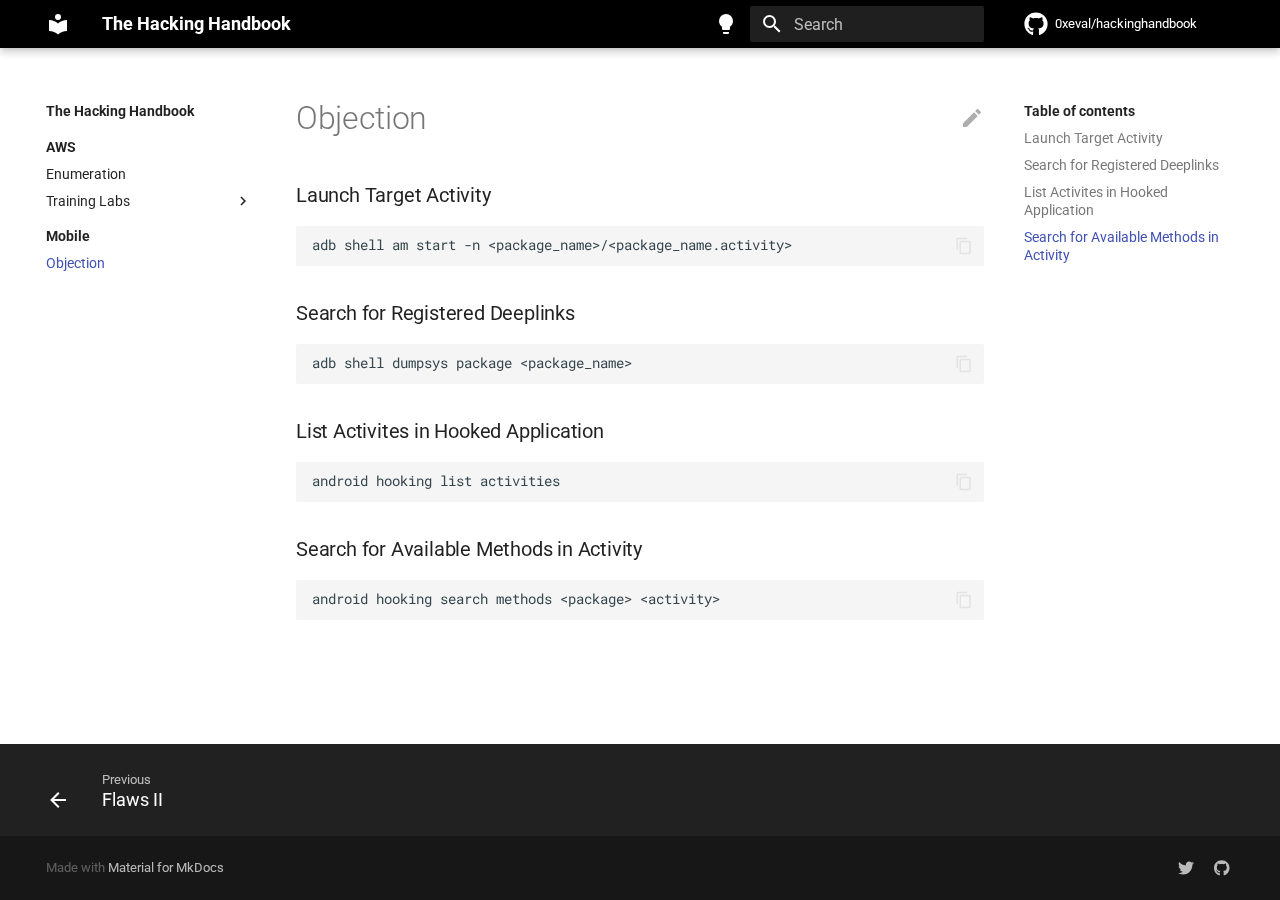
<file: mobile/enumeration/index.html>
<!doctype html>
<html lang="en" class="no-js">
  <head>
    
      <meta charset="utf-8">
      <meta name="viewport" content="width=device-width,initial-scale=1">
      
        <meta name="description" content="The encyclopedia for offensive security in the cloud.">
      
      
      
        <link rel="canonical" href="https://0xeval.github.io/mobile/enumeration/">
      
      <link rel="icon" href="../../assets/images/favicon.png">
      <meta name="generator" content="mkdocs-1.4.2, mkdocs-material-8.5.10">
    
    
      
        <title>Objection - The Hacking Handbook</title>
      
    
    
      <link rel="stylesheet" href="../../assets/stylesheets/main.975780f9.min.css">
      
        
        <link rel="stylesheet" href="../../assets/stylesheets/palette.2505c338.min.css">
        
      
      

    
    
    
      
        
        
        <link rel="preconnect" href="https://fonts.gstatic.com" crossorigin>
        <link rel="stylesheet" href="https://fonts.googleapis.com/css?family=Roboto:300,300i,400,400i,700,700i%7CRoboto+Mono:400,400i,700,700i&display=fallback">
        <style>:root{--md-text-font:"Roboto";--md-code-font:"Roboto Mono"}</style>
      
    
    
      <link rel="stylesheet" href="../../stylesheets/extra.css">
    
    <script>__md_scope=new URL("../..",location),__md_hash=e=>[...e].reduce((e,_)=>(e<<5)-e+_.charCodeAt(0),0),__md_get=(e,_=localStorage,t=__md_scope)=>JSON.parse(_.getItem(t.pathname+"."+e)),__md_set=(e,_,t=localStorage,a=__md_scope)=>{try{t.setItem(a.pathname+"."+e,JSON.stringify(_))}catch(e){}}</script>
    
      

    
    
    
  </head>
  
  
    
    
      
    
    
    
    
    <body dir="ltr" data-md-color-scheme="default" data-md-color-primary="black" data-md-color-accent="">
  
    
    
      <script>var palette=__md_get("__palette");if(palette&&"object"==typeof palette.color)for(var key of Object.keys(palette.color))document.body.setAttribute("data-md-color-"+key,palette.color[key])</script>
    
    <input class="md-toggle" data-md-toggle="drawer" type="checkbox" id="__drawer" autocomplete="off">
    <input class="md-toggle" data-md-toggle="search" type="checkbox" id="__search" autocomplete="off">
    <label class="md-overlay" for="__drawer"></label>
    <div data-md-component="skip">
      
        
        <a href="#objection" class="md-skip">
          Skip to content
        </a>
      
    </div>
    <div data-md-component="announce">
      
    </div>
    
    
      

<header class="md-header" data-md-component="header">
  <nav class="md-header__inner md-grid" aria-label="Header">
    <a href="../.." title="The Hacking Handbook" class="md-header__button md-logo" aria-label="The Hacking Handbook" data-md-component="logo">
      
  
  <svg xmlns="http://www.w3.org/2000/svg" viewBox="0 0 24 24"><path d="M12 8a3 3 0 0 0 3-3 3 3 0 0 0-3-3 3 3 0 0 0-3 3 3 3 0 0 0 3 3m0 3.54C9.64 9.35 6.5 8 3 8v11c3.5 0 6.64 1.35 9 3.54 2.36-2.19 5.5-3.54 9-3.54V8c-3.5 0-6.64 1.35-9 3.54Z"/></svg>

    </a>
    <label class="md-header__button md-icon" for="__drawer">
      <svg xmlns="http://www.w3.org/2000/svg" viewBox="0 0 24 24"><path d="M3 6h18v2H3V6m0 5h18v2H3v-2m0 5h18v2H3v-2Z"/></svg>
    </label>
    <div class="md-header__title" data-md-component="header-title">
      <div class="md-header__ellipsis">
        <div class="md-header__topic">
          <span class="md-ellipsis">
            The Hacking Handbook
          </span>
        </div>
        <div class="md-header__topic" data-md-component="header-topic">
          <span class="md-ellipsis">
            
              Objection
            
          </span>
        </div>
      </div>
    </div>
    
      <form class="md-header__option" data-md-component="palette">
        
          
          
          
          <input class="md-option" data-md-color-media="" data-md-color-scheme="default" data-md-color-primary="black" data-md-color-accent=""  aria-label="Switch to Dark Mode"  type="radio" name="__palette" id="__palette_1">
          
            <label class="md-header__button md-icon" title="Switch to Dark Mode" for="__palette_2" hidden>
              <svg xmlns="http://www.w3.org/2000/svg" viewBox="0 0 24 24"><path d="M12 2a7 7 0 0 0-7 7c0 2.38 1.19 4.47 3 5.74V17a1 1 0 0 0 1 1h6a1 1 0 0 0 1-1v-2.26c1.81-1.27 3-3.36 3-5.74a7 7 0 0 0-7-7M9 21a1 1 0 0 0 1 1h4a1 1 0 0 0 1-1v-1H9v1Z"/></svg>
            </label>
          
        
          
          
          
          <input class="md-option" data-md-color-media="" data-md-color-scheme="slate" data-md-color-primary="black" data-md-color-accent=""  aria-label="Switch to Light Mode"  type="radio" name="__palette" id="__palette_2">
          
            <label class="md-header__button md-icon" title="Switch to Light Mode" for="__palette_1" hidden>
              <svg xmlns="http://www.w3.org/2000/svg" viewBox="0 0 24 24"><path d="M12 2a7 7 0 0 1 7 7c0 2.38-1.19 4.47-3 5.74V17a1 1 0 0 1-1 1H9a1 1 0 0 1-1-1v-2.26C6.19 13.47 5 11.38 5 9a7 7 0 0 1 7-7M9 21v-1h6v1a1 1 0 0 1-1 1h-4a1 1 0 0 1-1-1m3-17a5 5 0 0 0-5 5c0 2.05 1.23 3.81 3 4.58V16h4v-2.42c1.77-.77 3-2.53 3-4.58a5 5 0 0 0-5-5Z"/></svg>
            </label>
          
        
      </form>
    
    
    
      <label class="md-header__button md-icon" for="__search">
        <svg xmlns="http://www.w3.org/2000/svg" viewBox="0 0 24 24"><path d="M9.5 3A6.5 6.5 0 0 1 16 9.5c0 1.61-.59 3.09-1.56 4.23l.27.27h.79l5 5-1.5 1.5-5-5v-.79l-.27-.27A6.516 6.516 0 0 1 9.5 16 6.5 6.5 0 0 1 3 9.5 6.5 6.5 0 0 1 9.5 3m0 2C7 5 5 7 5 9.5S7 14 9.5 14 14 12 14 9.5 12 5 9.5 5Z"/></svg>
      </label>
      <div class="md-search" data-md-component="search" role="dialog">
  <label class="md-search__overlay" for="__search"></label>
  <div class="md-search__inner" role="search">
    <form class="md-search__form" name="search">
      <input type="text" class="md-search__input" name="query" aria-label="Search" placeholder="Search" autocapitalize="off" autocorrect="off" autocomplete="off" spellcheck="false" data-md-component="search-query" required>
      <label class="md-search__icon md-icon" for="__search">
        <svg xmlns="http://www.w3.org/2000/svg" viewBox="0 0 24 24"><path d="M9.5 3A6.5 6.5 0 0 1 16 9.5c0 1.61-.59 3.09-1.56 4.23l.27.27h.79l5 5-1.5 1.5-5-5v-.79l-.27-.27A6.516 6.516 0 0 1 9.5 16 6.5 6.5 0 0 1 3 9.5 6.5 6.5 0 0 1 9.5 3m0 2C7 5 5 7 5 9.5S7 14 9.5 14 14 12 14 9.5 12 5 9.5 5Z"/></svg>
        <svg xmlns="http://www.w3.org/2000/svg" viewBox="0 0 24 24"><path d="M20 11v2H8l5.5 5.5-1.42 1.42L4.16 12l7.92-7.92L13.5 5.5 8 11h12Z"/></svg>
      </label>
      <nav class="md-search__options" aria-label="Search">
        
        <button type="reset" class="md-search__icon md-icon" title="Clear" aria-label="Clear" tabindex="-1">
          <svg xmlns="http://www.w3.org/2000/svg" viewBox="0 0 24 24"><path d="M19 6.41 17.59 5 12 10.59 6.41 5 5 6.41 10.59 12 5 17.59 6.41 19 12 13.41 17.59 19 19 17.59 13.41 12 19 6.41Z"/></svg>
        </button>
      </nav>
      
    </form>
    <div class="md-search__output">
      <div class="md-search__scrollwrap" data-md-scrollfix>
        <div class="md-search-result" data-md-component="search-result">
          <div class="md-search-result__meta">
            Initializing search
          </div>
          <ol class="md-search-result__list"></ol>
        </div>
      </div>
    </div>
  </div>
</div>
    
    
      <div class="md-header__source">
        <a href="https://github.com/0xEval/0xeval.github.io" title="Go to repository" class="md-source" data-md-component="source">
  <div class="md-source__icon md-icon">
    
    <svg xmlns="http://www.w3.org/2000/svg" viewBox="0 0 496 512"><!--! Font Awesome Free 6.2.1 by @fontawesome - https://fontawesome.com License - https://fontawesome.com/license/free (Icons: CC BY 4.0, Fonts: SIL OFL 1.1, Code: MIT License) Copyright 2022 Fonticons, Inc.--><path d="M165.9 397.4c0 2-2.3 3.6-5.2 3.6-3.3.3-5.6-1.3-5.6-3.6 0-2 2.3-3.6 5.2-3.6 3-.3 5.6 1.3 5.6 3.6zm-31.1-4.5c-.7 2 1.3 4.3 4.3 4.9 2.6 1 5.6 0 6.2-2s-1.3-4.3-4.3-5.2c-2.6-.7-5.5.3-6.2 2.3zm44.2-1.7c-2.9.7-4.9 2.6-4.6 4.9.3 2 2.9 3.3 5.9 2.6 2.9-.7 4.9-2.6 4.6-4.6-.3-1.9-3-3.2-5.9-2.9zM244.8 8C106.1 8 0 113.3 0 252c0 110.9 69.8 205.8 169.5 239.2 12.8 2.3 17.3-5.6 17.3-12.1 0-6.2-.3-40.4-.3-61.4 0 0-70 15-84.7-29.8 0 0-11.4-29.1-27.8-36.6 0 0-22.9-15.7 1.6-15.4 0 0 24.9 2 38.6 25.8 21.9 38.6 58.6 27.5 72.9 20.9 2.3-16 8.8-27.1 16-33.7-55.9-6.2-112.3-14.3-112.3-110.5 0-27.5 7.6-41.3 23.6-58.9-2.6-6.5-11.1-33.3 2.6-67.9 20.9-6.5 69 27 69 27 20-5.6 41.5-8.5 62.8-8.5s42.8 2.9 62.8 8.5c0 0 48.1-33.6 69-27 13.7 34.7 5.2 61.4 2.6 67.9 16 17.7 25.8 31.5 25.8 58.9 0 96.5-58.9 104.2-114.8 110.5 9.2 7.9 17 22.9 17 46.4 0 33.7-.3 75.4-.3 83.6 0 6.5 4.6 14.4 17.3 12.1C428.2 457.8 496 362.9 496 252 496 113.3 383.5 8 244.8 8zM97.2 352.9c-1.3 1-1 3.3.7 5.2 1.6 1.6 3.9 2.3 5.2 1 1.3-1 1-3.3-.7-5.2-1.6-1.6-3.9-2.3-5.2-1zm-10.8-8.1c-.7 1.3.3 2.9 2.3 3.9 1.6 1 3.6.7 4.3-.7.7-1.3-.3-2.9-2.3-3.9-2-.6-3.6-.3-4.3.7zm32.4 35.6c-1.6 1.3-1 4.3 1.3 6.2 2.3 2.3 5.2 2.6 6.5 1 1.3-1.3.7-4.3-1.3-6.2-2.2-2.3-5.2-2.6-6.5-1zm-11.4-14.7c-1.6 1-1.6 3.6 0 5.9 1.6 2.3 4.3 3.3 5.6 2.3 1.6-1.3 1.6-3.9 0-6.2-1.4-2.3-4-3.3-5.6-2z"/></svg>
  </div>
  <div class="md-source__repository">
    0xeval/hackinghandbook
  </div>
</a>
      </div>
    
  </nav>
  
</header>
    
    <div class="md-container" data-md-component="container">
      
      
        
          
        
      
      <main class="md-main" data-md-component="main">
        <div class="md-main__inner md-grid">
          
            
              
              <div class="md-sidebar md-sidebar--primary" data-md-component="sidebar" data-md-type="navigation" >
                <div class="md-sidebar__scrollwrap">
                  <div class="md-sidebar__inner">
                    


<nav class="md-nav md-nav--primary" aria-label="Navigation" data-md-level="0">
  <label class="md-nav__title" for="__drawer">
    <a href="../.." title="The Hacking Handbook" class="md-nav__button md-logo" aria-label="The Hacking Handbook" data-md-component="logo">
      
  
  <svg xmlns="http://www.w3.org/2000/svg" viewBox="0 0 24 24"><path d="M12 8a3 3 0 0 0 3-3 3 3 0 0 0-3-3 3 3 0 0 0-3 3 3 3 0 0 0 3 3m0 3.54C9.64 9.35 6.5 8 3 8v11c3.5 0 6.64 1.35 9 3.54 2.36-2.19 5.5-3.54 9-3.54V8c-3.5 0-6.64 1.35-9 3.54Z"/></svg>

    </a>
    The Hacking Handbook
  </label>
  
    <div class="md-nav__source">
      <a href="https://github.com/0xEval/0xeval.github.io" title="Go to repository" class="md-source" data-md-component="source">
  <div class="md-source__icon md-icon">
    
    <svg xmlns="http://www.w3.org/2000/svg" viewBox="0 0 496 512"><!--! Font Awesome Free 6.2.1 by @fontawesome - https://fontawesome.com License - https://fontawesome.com/license/free (Icons: CC BY 4.0, Fonts: SIL OFL 1.1, Code: MIT License) Copyright 2022 Fonticons, Inc.--><path d="M165.9 397.4c0 2-2.3 3.6-5.2 3.6-3.3.3-5.6-1.3-5.6-3.6 0-2 2.3-3.6 5.2-3.6 3-.3 5.6 1.3 5.6 3.6zm-31.1-4.5c-.7 2 1.3 4.3 4.3 4.9 2.6 1 5.6 0 6.2-2s-1.3-4.3-4.3-5.2c-2.6-.7-5.5.3-6.2 2.3zm44.2-1.7c-2.9.7-4.9 2.6-4.6 4.9.3 2 2.9 3.3 5.9 2.6 2.9-.7 4.9-2.6 4.6-4.6-.3-1.9-3-3.2-5.9-2.9zM244.8 8C106.1 8 0 113.3 0 252c0 110.9 69.8 205.8 169.5 239.2 12.8 2.3 17.3-5.6 17.3-12.1 0-6.2-.3-40.4-.3-61.4 0 0-70 15-84.7-29.8 0 0-11.4-29.1-27.8-36.6 0 0-22.9-15.7 1.6-15.4 0 0 24.9 2 38.6 25.8 21.9 38.6 58.6 27.5 72.9 20.9 2.3-16 8.8-27.1 16-33.7-55.9-6.2-112.3-14.3-112.3-110.5 0-27.5 7.6-41.3 23.6-58.9-2.6-6.5-11.1-33.3 2.6-67.9 20.9-6.5 69 27 69 27 20-5.6 41.5-8.5 62.8-8.5s42.8 2.9 62.8 8.5c0 0 48.1-33.6 69-27 13.7 34.7 5.2 61.4 2.6 67.9 16 17.7 25.8 31.5 25.8 58.9 0 96.5-58.9 104.2-114.8 110.5 9.2 7.9 17 22.9 17 46.4 0 33.7-.3 75.4-.3 83.6 0 6.5 4.6 14.4 17.3 12.1C428.2 457.8 496 362.9 496 252 496 113.3 383.5 8 244.8 8zM97.2 352.9c-1.3 1-1 3.3.7 5.2 1.6 1.6 3.9 2.3 5.2 1 1.3-1 1-3.3-.7-5.2-1.6-1.6-3.9-2.3-5.2-1zm-10.8-8.1c-.7 1.3.3 2.9 2.3 3.9 1.6 1 3.6.7 4.3-.7.7-1.3-.3-2.9-2.3-3.9-2-.6-3.6-.3-4.3.7zm32.4 35.6c-1.6 1.3-1 4.3 1.3 6.2 2.3 2.3 5.2 2.6 6.5 1 1.3-1.3.7-4.3-1.3-6.2-2.2-2.3-5.2-2.6-6.5-1zm-11.4-14.7c-1.6 1-1.6 3.6 0 5.9 1.6 2.3 4.3 3.3 5.6 2.3 1.6-1.3 1.6-3.9 0-6.2-1.4-2.3-4-3.3-5.6-2z"/></svg>
  </div>
  <div class="md-source__repository">
    0xeval/hackinghandbook
  </div>
</a>
    </div>
  
  <ul class="md-nav__list" data-md-scrollfix>
    
      
      
      

  
  
  
    
      
    
    <li class="md-nav__item md-nav__item--section md-nav__item--nested">
      
      
        <input class="md-nav__toggle md-toggle" data-md-toggle="__nav_1" type="checkbox" id="__nav_1" >
      
      
      
        
          
        
          
        
      
      
        <label class="md-nav__link" for="__nav_1">
          AWS
          <span class="md-nav__icon md-icon"></span>
        </label>
      
      <nav class="md-nav" aria-label="AWS" data-md-level="1">
        <label class="md-nav__title" for="__nav_1">
          <span class="md-nav__icon md-icon"></span>
          AWS
        </label>
        <ul class="md-nav__list" data-md-scrollfix>
          
            
              
  
  
  
    <li class="md-nav__item">
      <a href="../../aws/enumeration/" class="md-nav__link">
        Enumeration
      </a>
    </li>
  

            
          
            
              
  
  
  
    
    <li class="md-nav__item md-nav__item--nested">
      
      
        <input class="md-nav__toggle md-toggle" data-md-toggle="__nav_1_2" type="checkbox" id="__nav_1_2" >
      
      
      
        
          
        
          
        
      
      
        <label class="md-nav__link" for="__nav_1_2">
          Training Labs
          <span class="md-nav__icon md-icon"></span>
        </label>
      
      <nav class="md-nav" aria-label="Training Labs" data-md-level="2">
        <label class="md-nav__title" for="__nav_1_2">
          <span class="md-nav__icon md-icon"></span>
          Training Labs
        </label>
        <ul class="md-nav__list" data-md-scrollfix>
          
            
              
  
  
  
    <li class="md-nav__item">
      <a href="../../aws/training_labs/flaws/" class="md-nav__link">
        Flaws I
      </a>
    </li>
  

            
          
            
              
  
  
  
    <li class="md-nav__item">
      <a href="../../aws/training_labs/flaws2/" class="md-nav__link">
        Flaws II
      </a>
    </li>
  

            
          
        </ul>
      </nav>
    </li>
  

            
          
        </ul>
      </nav>
    </li>
  

    
      
      
      

  
  
    
  
  
    
      
    
    <li class="md-nav__item md-nav__item--active md-nav__item--section md-nav__item--nested">
      
      
        <input class="md-nav__toggle md-toggle" data-md-toggle="__nav_2" type="checkbox" id="__nav_2" checked>
      
      
      
        
          
        
      
      
        <label class="md-nav__link" for="__nav_2">
          Mobile
          <span class="md-nav__icon md-icon"></span>
        </label>
      
      <nav class="md-nav" aria-label="Mobile" data-md-level="1">
        <label class="md-nav__title" for="__nav_2">
          <span class="md-nav__icon md-icon"></span>
          Mobile
        </label>
        <ul class="md-nav__list" data-md-scrollfix>
          
            
              
  
  
    
  
  
    <li class="md-nav__item md-nav__item--active">
      
      <input class="md-nav__toggle md-toggle" data-md-toggle="toc" type="checkbox" id="__toc">
      
      
        
      
      
        <label class="md-nav__link md-nav__link--active" for="__toc">
          Objection
          <span class="md-nav__icon md-icon"></span>
        </label>
      
      <a href="./" class="md-nav__link md-nav__link--active">
        Objection
      </a>
      
        

<nav class="md-nav md-nav--secondary" aria-label="Table of contents">
  
  
  
    
  
  
    <label class="md-nav__title" for="__toc">
      <span class="md-nav__icon md-icon"></span>
      Table of contents
    </label>
    <ul class="md-nav__list" data-md-component="toc" data-md-scrollfix>
      
        <li class="md-nav__item">
  <a href="#launch-target-activity" class="md-nav__link">
    Launch Target Activity
  </a>
  
</li>
      
        <li class="md-nav__item">
  <a href="#search-for-registered-deeplinks" class="md-nav__link">
    Search for Registered Deeplinks
  </a>
  
</li>
      
        <li class="md-nav__item">
  <a href="#list-activites-in-hooked-application" class="md-nav__link">
    List Activites in Hooked Application
  </a>
  
</li>
      
        <li class="md-nav__item">
  <a href="#search-for-available-methods-in-activity" class="md-nav__link">
    Search for Available Methods in Activity
  </a>
  
</li>
      
    </ul>
  
</nav>
      
    </li>
  

            
          
        </ul>
      </nav>
    </li>
  

    
  </ul>
</nav>
                  </div>
                </div>
              </div>
            
            
              
              <div class="md-sidebar md-sidebar--secondary" data-md-component="sidebar" data-md-type="toc" >
                <div class="md-sidebar__scrollwrap">
                  <div class="md-sidebar__inner">
                    

<nav class="md-nav md-nav--secondary" aria-label="Table of contents">
  
  
  
    
  
  
    <label class="md-nav__title" for="__toc">
      <span class="md-nav__icon md-icon"></span>
      Table of contents
    </label>
    <ul class="md-nav__list" data-md-component="toc" data-md-scrollfix>
      
        <li class="md-nav__item">
  <a href="#launch-target-activity" class="md-nav__link">
    Launch Target Activity
  </a>
  
</li>
      
        <li class="md-nav__item">
  <a href="#search-for-registered-deeplinks" class="md-nav__link">
    Search for Registered Deeplinks
  </a>
  
</li>
      
        <li class="md-nav__item">
  <a href="#list-activites-in-hooked-application" class="md-nav__link">
    List Activites in Hooked Application
  </a>
  
</li>
      
        <li class="md-nav__item">
  <a href="#search-for-available-methods-in-activity" class="md-nav__link">
    Search for Available Methods in Activity
  </a>
  
</li>
      
    </ul>
  
</nav>
                  </div>
                </div>
              </div>
            
          
          
            <div class="md-content" data-md-component="content">
              <article class="md-content__inner md-typeset">
                
                  

  <a href="https://github.com/0xEval/0xeval.github.io/edit/master/docs/mobile/enumeration.md" title="Edit this page" class="md-content__button md-icon">
    
    <svg xmlns="http://www.w3.org/2000/svg" viewBox="0 0 24 24"><path d="M20.71 7.04c.39-.39.39-1.04 0-1.41l-2.34-2.34c-.37-.39-1.02-.39-1.41 0l-1.84 1.83 3.75 3.75M3 17.25V21h3.75L17.81 9.93l-3.75-3.75L3 17.25Z"/></svg>
  </a>


<h1 id="objection">Objection</h1>
<h3 id="launch-target-activity">Launch Target Activity</h3>
<div class="highlight"><pre><span></span><code>adb shell am start -n &lt;package_name&gt;/&lt;package_name.activity&gt;
</code></pre></div>
<h3 id="search-for-registered-deeplinks">Search for Registered Deeplinks</h3>
<div class="highlight"><pre><span></span><code>adb shell dumpsys package &lt;package_name&gt;
</code></pre></div>
<h3 id="list-activites-in-hooked-application">List Activites in Hooked Application</h3>
<div class="highlight"><pre><span></span><code>android hooking list activities
</code></pre></div>
<h3 id="search-for-available-methods-in-activity">Search for Available Methods in Activity</h3>
<div class="highlight"><pre><span></span><code>android hooking search methods &lt;package&gt; &lt;activity&gt;
</code></pre></div>





                
              </article>
            </div>
          
          
        </div>
        
      </main>
      
        <footer class="md-footer">
  
    
    <nav class="md-footer__inner md-grid" aria-label="Footer" >
      
        
        <a href="../../aws/training_labs/flaws2/" class="md-footer__link md-footer__link--prev" aria-label="Previous: Flaws II" rel="prev">
          <div class="md-footer__button md-icon">
            <svg xmlns="http://www.w3.org/2000/svg" viewBox="0 0 24 24"><path d="M20 11v2H8l5.5 5.5-1.42 1.42L4.16 12l7.92-7.92L13.5 5.5 8 11h12Z"/></svg>
          </div>
          <div class="md-footer__title">
            <div class="md-ellipsis">
              <span class="md-footer__direction">
                Previous
              </span>
              Flaws II
            </div>
          </div>
        </a>
      
      
    </nav>
  
  <div class="md-footer-meta md-typeset">
    <div class="md-footer-meta__inner md-grid">
      <div class="md-copyright">
  
  
    Made with
    <a href="https://squidfunk.github.io/mkdocs-material/" target="_blank" rel="noopener">
      Material for MkDocs
    </a>
  
</div>
      
        <div class="md-social">
  
    
    
      
      
    
    <a href="https://twitter.com/0xEval" target="_blank" rel="noopener" title="twitter.com" class="md-social__link">
      <svg xmlns="http://www.w3.org/2000/svg" viewBox="0 0 512 512"><!--! Font Awesome Free 6.2.1 by @fontawesome - https://fontawesome.com License - https://fontawesome.com/license/free (Icons: CC BY 4.0, Fonts: SIL OFL 1.1, Code: MIT License) Copyright 2022 Fonticons, Inc.--><path d="M459.37 151.716c.325 4.548.325 9.097.325 13.645 0 138.72-105.583 298.558-298.558 298.558-59.452 0-114.68-17.219-161.137-47.106 8.447.974 16.568 1.299 25.34 1.299 49.055 0 94.213-16.568 130.274-44.832-46.132-.975-84.792-31.188-98.112-72.772 6.498.974 12.995 1.624 19.818 1.624 9.421 0 18.843-1.3 27.614-3.573-48.081-9.747-84.143-51.98-84.143-102.985v-1.299c13.969 7.797 30.214 12.67 47.431 13.319-28.264-18.843-46.781-51.005-46.781-87.391 0-19.492 5.197-37.36 14.294-52.954 51.655 63.675 129.3 105.258 216.365 109.807-1.624-7.797-2.599-15.918-2.599-24.04 0-57.828 46.782-104.934 104.934-104.934 30.213 0 57.502 12.67 76.67 33.137 23.715-4.548 46.456-13.32 66.599-25.34-7.798 24.366-24.366 44.833-46.132 57.827 21.117-2.273 41.584-8.122 60.426-16.243-14.292 20.791-32.161 39.308-52.628 54.253z"/></svg>
    </a>
  
    
    
      
      
    
    <a href="https://github.com/0xEval/0xeval.github.io" target="_blank" rel="noopener" title="github.com" class="md-social__link">
      <svg xmlns="http://www.w3.org/2000/svg" viewBox="0 0 496 512"><!--! Font Awesome Free 6.2.1 by @fontawesome - https://fontawesome.com License - https://fontawesome.com/license/free (Icons: CC BY 4.0, Fonts: SIL OFL 1.1, Code: MIT License) Copyright 2022 Fonticons, Inc.--><path d="M165.9 397.4c0 2-2.3 3.6-5.2 3.6-3.3.3-5.6-1.3-5.6-3.6 0-2 2.3-3.6 5.2-3.6 3-.3 5.6 1.3 5.6 3.6zm-31.1-4.5c-.7 2 1.3 4.3 4.3 4.9 2.6 1 5.6 0 6.2-2s-1.3-4.3-4.3-5.2c-2.6-.7-5.5.3-6.2 2.3zm44.2-1.7c-2.9.7-4.9 2.6-4.6 4.9.3 2 2.9 3.3 5.9 2.6 2.9-.7 4.9-2.6 4.6-4.6-.3-1.9-3-3.2-5.9-2.9zM244.8 8C106.1 8 0 113.3 0 252c0 110.9 69.8 205.8 169.5 239.2 12.8 2.3 17.3-5.6 17.3-12.1 0-6.2-.3-40.4-.3-61.4 0 0-70 15-84.7-29.8 0 0-11.4-29.1-27.8-36.6 0 0-22.9-15.7 1.6-15.4 0 0 24.9 2 38.6 25.8 21.9 38.6 58.6 27.5 72.9 20.9 2.3-16 8.8-27.1 16-33.7-55.9-6.2-112.3-14.3-112.3-110.5 0-27.5 7.6-41.3 23.6-58.9-2.6-6.5-11.1-33.3 2.6-67.9 20.9-6.5 69 27 69 27 20-5.6 41.5-8.5 62.8-8.5s42.8 2.9 62.8 8.5c0 0 48.1-33.6 69-27 13.7 34.7 5.2 61.4 2.6 67.9 16 17.7 25.8 31.5 25.8 58.9 0 96.5-58.9 104.2-114.8 110.5 9.2 7.9 17 22.9 17 46.4 0 33.7-.3 75.4-.3 83.6 0 6.5 4.6 14.4 17.3 12.1C428.2 457.8 496 362.9 496 252 496 113.3 383.5 8 244.8 8zM97.2 352.9c-1.3 1-1 3.3.7 5.2 1.6 1.6 3.9 2.3 5.2 1 1.3-1 1-3.3-.7-5.2-1.6-1.6-3.9-2.3-5.2-1zm-10.8-8.1c-.7 1.3.3 2.9 2.3 3.9 1.6 1 3.6.7 4.3-.7.7-1.3-.3-2.9-2.3-3.9-2-.6-3.6-.3-4.3.7zm32.4 35.6c-1.6 1.3-1 4.3 1.3 6.2 2.3 2.3 5.2 2.6 6.5 1 1.3-1.3.7-4.3-1.3-6.2-2.2-2.3-5.2-2.6-6.5-1zm-11.4-14.7c-1.6 1-1.6 3.6 0 5.9 1.6 2.3 4.3 3.3 5.6 2.3 1.6-1.3 1.6-3.9 0-6.2-1.4-2.3-4-3.3-5.6-2z"/></svg>
    </a>
  
</div>
      
    </div>
  </div>
</footer>
      
    </div>
    <div class="md-dialog" data-md-component="dialog">
      <div class="md-dialog__inner md-typeset"></div>
    </div>
    
    <script id="__config" type="application/json">{"base": "../..", "features": ["navigation.instant", "navigation.indexes", "navigation.tracking", "navigation.sections"], "search": "../../assets/javascripts/workers/search.16e2a7d4.min.js", "translations": {"clipboard.copied": "Copied to clipboard", "clipboard.copy": "Copy to clipboard", "search.config.lang": "en", "search.config.pipeline": "trimmer, stopWordFilter", "search.config.separator": "[\\s\\-]+", "search.placeholder": "Search", "search.result.more.one": "1 more on this page", "search.result.more.other": "# more on this page", "search.result.none": "No matching documents", "search.result.one": "1 matching document", "search.result.other": "# matching documents", "search.result.placeholder": "Type to start searching", "search.result.term.missing": "Missing", "select.version.title": "Select version"}}</script>
    
    
      <script src="../../assets/javascripts/bundle.5a2dcb6a.min.js"></script>
      
    
    
  </body>
</html>
</file>
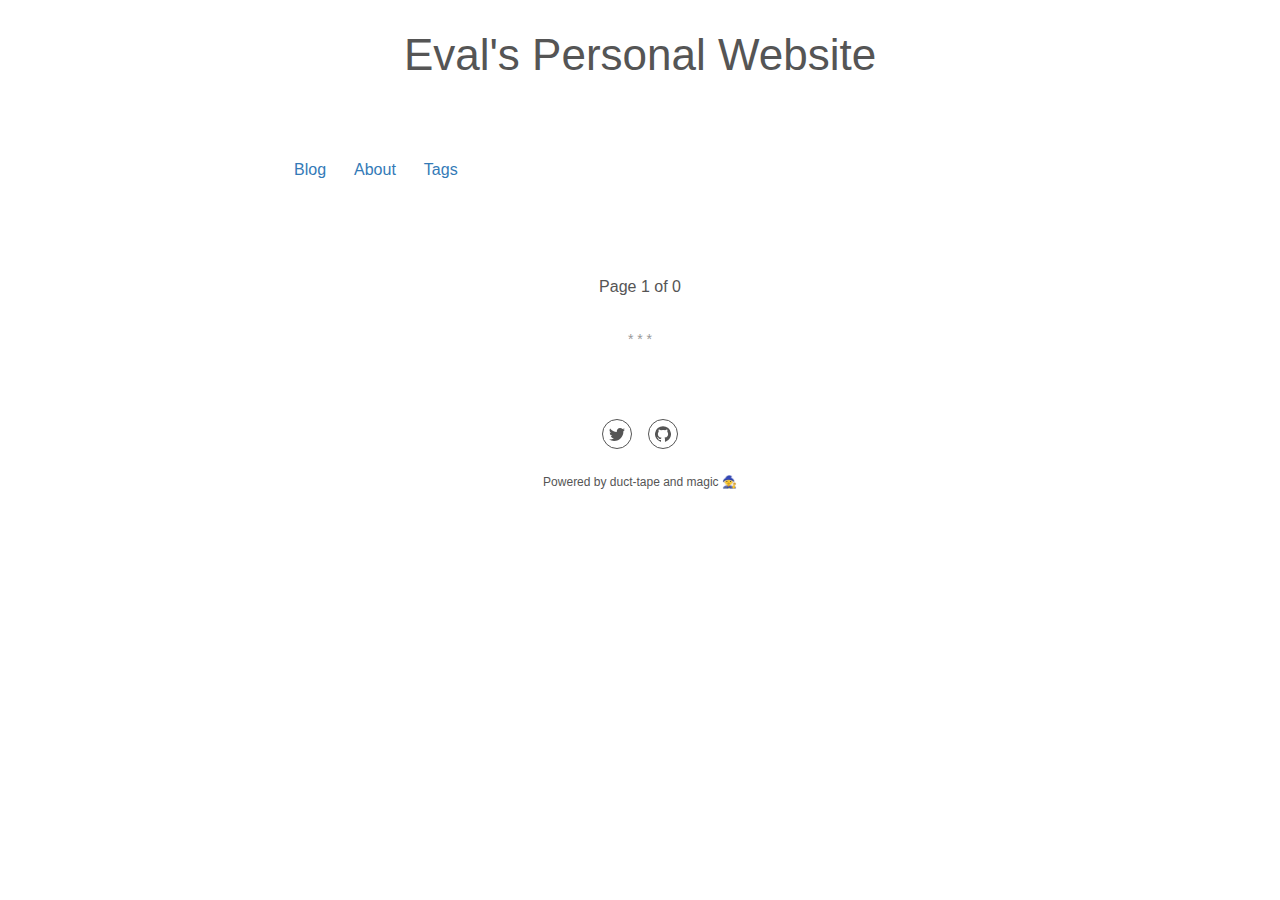
<file: page/1/index.html>
<!doctype html><html><head><title>https://0xeval.github.io/</title><link rel=canonical href=https://0xeval.github.io/><meta name=robots content="noindex"><meta charset=utf-8><meta http-equiv=refresh content="0; url=https://0xeval.github.io/"></head></html>
</file>
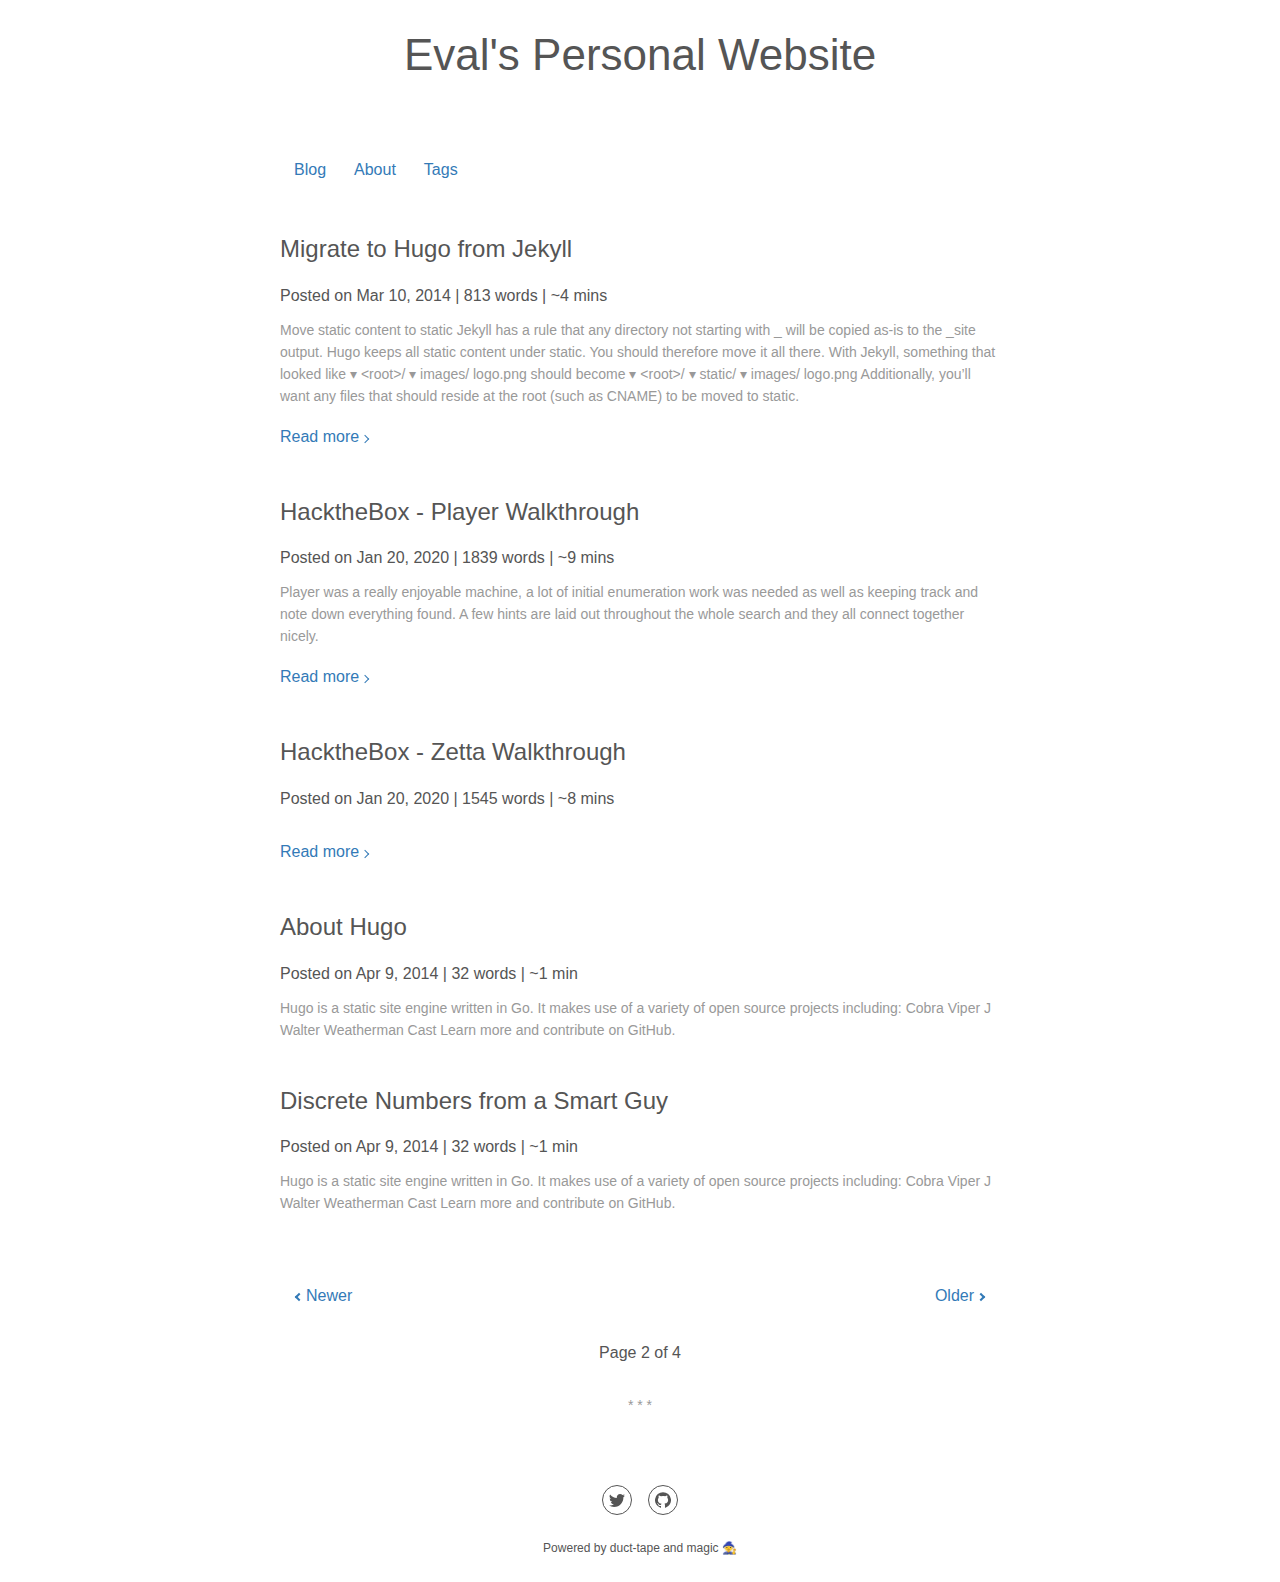
<file: page/2/index.html>
<!doctype html><html lang=en-us prefix="og: http://ogp.me/ns#">
<head>
<meta charset=utf-8>
<meta name=viewport content="width=device-width,initial-scale=1,maximum-scale=1">
<title>Eval's Personal Website</title>
<meta property="og:title" content="Eval's Personal Website">
<meta name=twitter:title content="Eval's Personal Website">
<meta name=author content>
<meta property="og:site_name" content="Eval's Personal Website">
<meta property="og:url" content="https://0xeval.github.io/">
<meta name=twitter:card content="summary">
<meta name=twitter:site content="@0xeval">
<meta name=twitter:creator content="@0xeval">
<meta property="og:type" content="website">
<meta name=generator content="Hugo 0.92.0">
<script type=application/javascript>var doNotTrack=!1;doNotTrack||(window.ga=window.ga||function(){(ga.q=ga.q||[]).push(arguments)},ga.l=+new Date,ga('create','Your Google Analytics tracking id','auto'),ga('send','pageview'))</script>
<script async src=https://www.google-analytics.com/analytics.js></script>
<link rel=stylesheet href=https://0xeval.github.io/css/style.css>
<link rel=stylesheet href=https://0xeval.github.io/css/custom.css>
<link rel=icon type=image/x-icon href=https://0xeval.github.io/favicon.ico>
<link href=https://0xeval.github.io/index.xml rel=alternate type=application/rss+xml title="Eval's Personal Website">
</head>
<body>
<a href=#main class="skip-link p-screen-reader-text">Skip to content</a><svg xmlns="http://www.w3.org/2000/svg" style="display:none" aria-hidden="true"><symbol id="icon-500px" viewBox="0 0 16 16"><g><path d="M3.953 10.512a5.24 5.24.0 006.996 3.141c.625-.262 1.184-.641 1.666-1.122s.859-1.041 1.122-1.666c.272-.647.412-1.331.412-2.037s-.137-1.394-.412-2.037c-.262-.625-.641-1.184-1.122-1.666s-1.041-.859-1.666-1.122A5.226 5.226.0 008.912 3.59c-.716.0-1.431.144-2.066.413-.509.216-1.372.769-1.875 1.291l-.003.003V.984h7.241c.262-.003.262-.372.262-.491.0-.122.0-.487-.266-.491H4.377a.343.343.0 00-.344.341v6.066c0 .197.244.338.472.384.444.094.544-.047.653-.197l.016-.019c.166-.247.681-.766.688-.772a4.262 4.262.0 013.037-1.25c1.147.0 2.222.444 3.028 1.25a4.245 4.245.0 011.256 3.019 4.236 4.236.0 01-1.25 3.019 4.336 4.336.0 01-3.047 1.25 4.136 4.136.0 01-2.159-.597l.003-3.688c0-.491.213-1.028.572-1.431a2.09 2.09.0 011.588-.716c.594.0 1.15.225 1.566.634.409.406.637.95.637 1.528A2.179 2.179.0 018.887 11.02c-.238.0-.672-.106-.691-.109-.25-.075-.356.272-.391.387-.134.441.069.528.109.541.397.125.659.147 1.003.147a3.173 3.173.0 003.169-3.169c0-1.734-1.422-3.144-3.166-3.144-.856.0-1.659.328-2.263.919-.575.566-.903 1.319-.903 2.069v.019c-.003.094-.003 2.306-.006 3.031l-.003-.003c-.328-.363-.653-.919-.869-1.488-.084-.222-.275-.184-.534-.103-.125.034-.469.141-.391.394zm3.722-.865c0 .106.097.2.156.253l.019.019c.1.097.194.147.281.147a.181.181.0 00.131-.05c.044-.041.537-.544.588-.591l.553.55c.05.056.106.088.172.088.088.0.184-.053.284-.156.238-.244.119-.375.063-.438l-.559-.559.584-.588c.128-.137.016-.284-.097-.397-.162-.162-.322-.206-.422-.112l-.581.581-.588-.588a.16.16.0 00-.113-.047c-.078.0-.172.053-.275.156-.181.181-.219.306-.125.406l.588.584-.584.584c-.053.05-.078.103-.075.156zm1.278-7.931c-.938.0-1.938.191-2.669.506a.207.207.0 00-.134.181.753.753.0 00.069.337c.047.116.166.425.4.334a6.689 6.689.0 012.334-.444 6.35 6.35.0 012.469.497c.622.263 1.206.644 1.844 1.194a.22.22.0 00.147.059c.125.0.244-.122.347-.237.169-.191.287-.35.119-.509a6.858 6.858.0 00-2.1-1.356 7.326 7.326.0 00-2.825-.563zM14.006 13.3c-.113-.113-.209-.178-.294-.203s-.162-.006-.222.053l-.056.056a6.32 6.32.0 01-6.938 1.356 6.336 6.336.0 01-2.013-1.356 6.046 6.046.0 01-1.356-2.012c-.288-.713-.381-1.247-.413-1.422-.003-.016-.006-.028-.006-.037-.041-.206-.231-.222-.503-.178-.112.019-.459.072-.428.319v.006a7.261 7.261.0 002.04 3.994 7.266 7.266.0 0010.288.0l.059-.059c.069-.084.134-.225-.159-.516z"/></g></symbol><symbol id="icon-codepen" viewBox="0 0 16 16"><g><path d="M14.777 5.751l-7-4.667a.5.5.0 00-.555.0l-7 4.667a.501.501.0 00-.223.416v4.667c0 .167.084.323.223.416l7 4.667a.5.5.0 00.554.0l7-4.667a.501.501.0 00.223-.416V6.167a.501.501.0 00-.223-.416zM7.5 10.232 4.901 8.5 7.5 6.768 10.099 8.5 7.5 10.232zM8 5.899V2.434l5.599 3.732L11 7.898l-3-2zm-1 0-3 2-2.599-1.732L7 2.435V5.9zM3.099 8.5 1 9.899V7.101L3.099 8.5zM4 9.101l3 2v3.465l-5.599-3.732L4 9.102zm4 2 3-2 2.599 1.732L8 14.565V11.1zM11.901 8.5 14 7.101v2.798L11.901 8.5z"/></g></symbol><symbol id="icon-dribbble" viewBox="0 0 16 16"><g><path d="M8 16c-4.412.0-8-3.588-8-8s3.587-8 8-8c4.412.0 8 3.587 8 8s-3.588 8-8 8zm6.747-6.906c-.234-.075-2.116-.634-4.256-.291a29.7 29.7.0 011.328 4.872 6.845 6.845.0 002.928-4.581zM10.669 14.3c-.103-.6-.497-2.688-1.456-5.181-.016.006-.031.009-.044.016-3.856 1.344-5.241 4.016-5.362 4.266a6.807 6.807.0 006.863.9zm-7.747-1.722c.156-.266 2.031-3.369 5.553-4.509a7.04 7.04.0 01.269-.081 24.04 24.04.0 00-.553-1.159c-3.409 1.022-6.722.978-7.022.975-.003.069-.003.138-.003.209.0 1.753.666 3.356 1.756 4.566zM1.313 6.609c.306.003 3.122.016 6.319-.831A43.092 43.092.0 005.098 1.825 6.854 6.854.0 001.314 6.609zM6.4 1.366a36.612 36.612.0 012.55 4c2.431-.909 3.459-2.294 3.581-2.469A6.799 6.799.0 006.4 1.366zm6.891 2.325c-.144.194-1.291 1.663-3.816 2.694.159.325.313.656.453.991.05.119.1.234.147.353 2.275-.284 4.534.172 4.759.219A6.816 6.816.0 0013.29 3.692z"/></g></symbol><symbol id="icon-facebook" viewBox="0 0 16 16"><g><path d="M9.5 3H12V0H9.5C7.57.0 6 1.57 6 3.5V5H4v3h2v8h3V8h2.5l.5-3H9V3.5c0-.271.229-.5.5-.5z"/></g></symbol><symbol id="icon-feed" viewBox="0 0 16 16"><g><path d="M2.13 11.733c-1.175.0-2.13.958-2.13 2.126.0 1.174.955 2.122 2.13 2.122a2.126 2.126.0 002.133-2.122A2.133 2.133.0 002.13 11.733zM.002 5.436v3.067c1.997.0 3.874.781 5.288 2.196a7.45 7.45.0 012.192 5.302h3.08c0-5.825-4.739-10.564-10.56-10.564zM.006.0v3.068C7.128 3.068 12.924 8.87 12.924 16H16C16 7.18 8.824.0.006.0z"/></g></symbol><symbol id="icon-flickr" viewBox="0 0 16 16"><g><path d="M0 8.5a3.5 3.5.0 117 0 3.5 3.5.0 01-7 0zm9 0a3.5 3.5.0 117 0 3.5 3.5.0 01-7 0z"/></g></symbol><symbol id="icon-github" viewBox="0 0 16 16"><g><path d="M8 .198A8 8 0 005.471 15.789c.4.074.547-.174.547-.385.0-.191-.008-.821-.011-1.489-2.226.484-2.695-.944-2.695-.944-.364-.925-.888-1.171-.888-1.171-.726-.497.055-.486.055-.486.803.056 1.226.824 1.226.824.714 1.223 1.872.869 2.328.665.072-.517.279-.87.508-1.07-1.777-.202-3.645-.888-3.645-3.954.0-.873.313-1.587.824-2.147-.083-.202-.357-1.015.077-2.117.0.0.672-.215 2.201.82A7.672 7.672.0 018 4.066c.68.003 1.365.092 2.004.269 1.527-1.035 2.198-.82 2.198-.82.435 1.102.162 1.916.079 2.117.513.56.823 1.274.823 2.147.0 3.073-1.872 3.749-3.653 3.947.287.248.543.735.543 1.481.0 1.07-.009 1.932-.009 2.195.0.213.144.462.55.384A8 8 0 008.001.196z"/></g></symbol><symbol id="icon-gitlab" viewBox="0 0 28 28"><g><path d="M1.625 11.031 14 26.89.437 17.046a1.092 1.092.0 01-.391-1.203l1.578-4.813zm7.219.0h10.313L14.001 26.89zM5.75 1.469l3.094 9.562H1.625l3.094-9.562a.548.548.0 011.031.0zm20.625 9.562 1.578 4.813a1.09 1.09.0 01-.391 1.203l-13.563 9.844 12.375-15.859zm0 0h-7.219l3.094-9.562a.548.548.0 011.031.0z"/></g></symbol><symbol id="icon-google-plus" viewBox="0 0 16 16"><g><path d="M5.091 7.147v1.747h2.888c-.116.75-.872 2.197-2.888 2.197-1.737.0-3.156-1.441-3.156-3.216s1.419-3.216 3.156-3.216c.991.0 1.65.422 2.028.784L8.5 4.112c-.888-.828-2.037-1.331-3.409-1.331C2.275 2.784.0 5.059.0 7.875s2.275 5.091 5.091 5.091c2.937.0 4.888-2.066 4.888-4.975.0-.334-.037-.591-.081-.844H5.092zM16 7h-1.5V5.5H13V7h-1.5v1.5H13V10h1.5V8.5H16z"/></g></symbol><symbol id="icon-instagram" viewBox="0 0 22 22"><g><path d="M15.445.0H6.554A6.559 6.559.0 000 6.554v8.891A6.559 6.559.0 006.554 22h8.891a6.56 6.56.0 006.554-6.555V6.554A6.557 6.557.0 0015.445.0zm4.342 15.445a4.343 4.343.0 01-4.342 4.342H6.554a4.341 4.341.0 01-4.341-4.342V6.554a4.34 4.34.0 014.341-4.341h8.891a4.342 4.342.0 014.341 4.341l.001 8.891z"/><path d="M11 5.312A5.693 5.693.0 005.312 11 5.694 5.694.0 0011 16.688 5.694 5.694.0 0016.688 11 5.693 5.693.0 0011 5.312zm0 9.163a3.475 3.475.0 11-.001-6.95 3.475 3.475.0 01.001 6.95zm5.7-10.484a1.363 1.363.0 11-1.364 1.364c0-.752.51-1.364 1.364-1.364z"/></g></symbol><symbol id="icon-linkedin" viewBox="0 0 16 16"><g><path d="M6 6h2.767v1.418h.04C9.192 6.727 10.134 6 11.539 6 14.46 6 15 7.818 15 10.183V15h-2.885v-4.27c0-1.018-.021-2.329-1.5-2.329-1.502.0-1.732 1.109-1.732 2.255V15H6V6zM1 6h3v9H1V6zM4 3.5A1.5 1.5.0 11.999 3.499 1.5 1.5.0 014 3.5z"/></g></symbol><symbol id="icon-mail" viewBox="0 0 22 18"><g><path fill="#000" d="M0 17.225V.776h22v16.447H0v.002zm3.011-1.815h15.978l-5.111-5.115L11 13.179l-2.877-2.883-5.112 5.114zm-1.216-1.275 5.077-5.09L1.795 3.98v10.155zm13.332-5.09 5.079 5.09V3.979l-5.079 5.066zm-4.126 1.588 8.022-8.027-16.045-.001 8.023 8.028z"/></g></symbol><symbol id="icon-medium" viewBox="0 0 24 24"><g><path d="M22.085 4.733 24 2.901V2.5h-6.634l-4.728 11.768L7.259 2.5H.303v.401L2.54 5.594c.218.199.332.49.303.783V16.96c.069.381-.055.773-.323 1.05L0 21.064v.396h7.145v-.401l-2.52-3.049a1.244 1.244.0 01-.347-1.05V7.806l6.272 13.659h.729l5.393-13.659v10.881c0 .287.0.346-.188.534l-1.94 1.877v.402h9.412v-.401l-1.87-1.831a.556.556.0 01-.214-.534V5.267a.554.554.0 01.213-.534z"/></g></symbol><symbol id="icon-npm" viewBox="0 0 16 16"><g><path d="M0 0v16h16V0H0zm13 13h-2V5H8v8H3V3h10v10z"/></g></symbol><symbol id="icon-pinterest" viewBox="0 0 16 16"><g><path d="M8 1.069A6.93 6.93.0 005.475 14.453c-.059-.547-.116-1.391.025-1.988.125-.541.813-3.444.813-3.444s-.206-.416-.206-1.028c0-.963.559-1.684 1.253-1.684.591.0.878.444.878.975.0.594-.378 1.484-.575 2.306-.166.691.344 1.253 1.025 1.253 1.231.0 2.178-1.3 2.178-3.175.0-1.659-1.194-2.819-2.894-2.819-1.972.0-3.128 1.478-3.128 3.009.0.597.228 1.234.516 1.581.056.069.066.128.047.2a95.89 95.89.0 01-.194.787c-.031.128-.1.153-.231.094-.866-.403-1.406-1.669-1.406-2.684.0-2.188 1.587-4.194 4.578-4.194 2.403.0 4.272 1.712 4.272 4.003.0 2.388-1.506 4.313-3.597 4.313-.703.0-1.362-.366-1.588-.797.0.0-.347 1.322-.431 1.647-.156.603-.578 1.356-.862 1.816a6.93 6.93.0 008.984-6.622A6.931 6.931.0 008.001 1.068z"/></g></symbol><symbol id="icon-search" viewBox="0 0 16 16"><g><path d="M15.504 13.616l-3.79-3.223c-.392-.353-.811-.514-1.149-.499a6 6 0 10-.672.672c-.016.338.146.757.499 1.149l3.223 3.79c.552.613 1.453.665 2.003.115s.498-1.452-.115-2.003zM6 10a4 4 0 110-8 4 4 0 010 8z"/></g></symbol><symbol id="icon-strava" viewBox="0 0 24 24"><g><path d="M15.387 17.944l-2.089-4.116h-3.065L15.387 24l5.15-10.172h-3.066m-7.008-5.599 2.836 5.598h4.172L10.463.0l-7 13.828h4.169"/></g></symbol><symbol id="icon-tumblr" viewBox="0 0 16 16"><g><path d="M9.001 7v3.659c0 .928-.012 1.463.086 1.727.098.262.342.534.609.691.354.212.758.318 1.214.318.81.0 1.289-.107 2.09-.633v2.405a9.089 9.089.0 01-1.833.639A7.93 7.93.0 019.369 16a4.9 4.9.0 01-1.725-.276 4.195 4.195.0 01-1.438-.79c-.398-.343-.672-.706-.826-1.091s-.23-.944-.23-1.676V6.556H3.003V4.29c.628-.204 1.331-.497 1.778-.877a4.386 4.386.0 001.08-1.374C6.133 1.505 6.32.825 6.422.0h2.579v4H13v3H9.001z"/></g></symbol><symbol id="icon-twitter" viewBox="0 0 16 16"><g><path d="M16 3.538a6.461 6.461.0 01-1.884.516 3.301 3.301.0 001.444-1.816 6.607 6.607.0 01-2.084.797 3.28 3.28.0 00-2.397-1.034A3.28 3.28.0 007.882 6.029 9.321 9.321.0 011.116 2.598a3.284 3.284.0 001.015 4.381A3.301 3.301.0 01.643 6.57v.041A3.283 3.283.0 003.277 9.83a3.291 3.291.0 01-1.485.057 3.293 3.293.0 003.066 2.281 6.586 6.586.0 01-4.862 1.359 9.286 9.286.0 005.034 1.475c6.037.0 9.341-5.003 9.341-9.341.0-.144-.003-.284-.009-.425a6.59 6.59.0 001.637-1.697z"/></g></symbol><symbol id="icon-vimeo" viewBox="0 0 16 16"><g><path d="M15.994 4.281c-.072 1.556-1.159 3.691-3.263 6.397-2.175 2.825-4.016 4.241-5.522 4.241-.931.0-1.722-.859-2.366-2.581-.431-1.578-.859-3.156-1.291-4.734-.478-1.722-.991-2.581-1.541-2.581-.119.0-.538.253-1.256.753l-.753-.969c.791-.694 1.569-1.388 2.334-2.081 1.053-.909 1.844-1.387 2.372-1.438 1.244-.119 2.013.731 2.3 2.553.309 1.966.525 3.188.647 3.666.359 1.631.753 2.447 1.184 2.447.334.0.838-.528 1.509-1.588.669-1.056 1.028-1.862 1.078-2.416.097-.912-.262-1.372-1.078-1.372a2.98 2.98.0 00-1.184.263c.787-2.575 2.287-3.825 4.506-3.753 1.641.044 2.416 1.109 2.322 3.194z"/></g></symbol><symbol id="icon-wordpress" viewBox="0 0 16 16"><g><path d="M2 8c0 2.313 1.38 4.312 3.382 5.259L2.52 5.622A5.693 5.693.0 002 8zm10.05-.295c0-.722-.266-1.222-.495-1.612-.304-.482-.589-.889-.589-1.371.0-.537.418-1.037 1.008-1.037.027.0.052.003.078.005A6.064 6.064.0 008 2.156 6.036 6.036.0 002.987 4.79c.141.004.274.007.386.007.627.0 1.599-.074 1.599-.074.323-.018.361.444.038.482.0.0-.325.037-.687.055l2.185 6.33 1.313-3.835-.935-2.495a12.304 12.304.0 01-.629-.055c-.323-.019-.285-.5.038-.482.0.0.991.074 1.58.074.627.0 1.599-.074 1.599-.074.323-.018.362.444.038.482.0.0-.326.037-.687.055l2.168 6.282.599-1.947c.259-.809.457-1.389.457-1.889zm-3.945.806-1.8 5.095a6.148 6.148.0 003.687-.093.52.52.0 01-.043-.081L8.105 8.511zm5.16-3.315c.026.186.04.386.04.601.0.593-.114 1.259-.456 2.093l-1.833 5.16c1.784-1.013 2.983-2.895 2.983-5.051a5.697 5.697.0 00-.735-2.803zM8 0a8 8 0 100 16A8 8 0 008 0zm0 15A7 7 0 118 1a7 7 0 010 14z"/></g></symbol><symbol id="icon-youtube" viewBox="0 0 16 16"><g><path d="M15.841 4.8s-.156-1.103-.637-1.587c-.609-.637-1.291-.641-1.603-.678-2.237-.163-5.597-.163-5.597-.163h-.006s-3.359.0-5.597.163c-.313.038-.994.041-1.603.678C.317 3.697.164 4.8.164 4.8S.005 6.094.005 7.391v1.213c0 1.294.159 2.591.159 2.591s.156 1.103.634 1.588c.609.637 1.409.616 1.766.684 1.281.122 5.441.159 5.441.159s3.363-.006 5.6-.166c.313-.037.994-.041 1.603-.678.481-.484.637-1.588.637-1.588s.159-1.294.159-2.591V7.39c-.003-1.294-.162-2.591-.162-2.591zm-9.494 5.275V5.578l4.322 2.256-4.322 2.241z"/></g></symbol></svg>
<header class=l-header>
<h1 class="c-title p-title"><a href=https://0xeval.github.io/ class=p-title__link>Eval's Personal Website</a></h1>
</header>
<nav class="l-nav p-menu">
<ul class=p-menu__lists>
<li class=p-menu__listitem>
<a href=/>Blog</a>
</li>
<li class=p-menu__listitem>
<a href=/about>About</a>
</li>
<li class=p-menu__listitem>
<a href=/tags>Tags</a>
</li>
</ul>
</nav>
<main id=main class=l-main>
<article class="c-article p-list-article">
<header>
<h2 class="c-title c-article__title"><a href=https://0xeval.github.io/posts/migrate-from-jekyll/>Migrate to Hugo from Jekyll</a></h2>
<p class=c-article__meta>
Posted on
<time datetime=2014-03-10T00:00:00Z>
Mar 10, 2014
</time>
| 813 words
|
~4 mins
</p>
</header>
<div class=c-article__summary>
Move static content to static Jekyll has a rule that any directory not starting with _ will be copied as-is to the _site output. Hugo keeps all static content under static. You should therefore move it all there. With Jekyll, something that looked like
▾ &lt;root>/ ▾ images/ logo.png should become
▾ &lt;root>/ ▾ static/ ▾ images/ logo.png Additionally, you&rsquo;ll want any files that should reside at the root (such as CNAME) to be moved to static.
</div>
<a href=https://0xeval.github.io/posts/migrate-from-jekyll/ class="c-article__btn p-list-article__btn">Read more</a>
</article>
<article class="c-article p-list-article">
<header>
<h2 class="c-title c-article__title"><a href=https://0xeval.github.io/posts/htb-player/>HacktheBox - Player Walkthrough</a></h2>
<p class=c-article__meta>
Posted on
<time datetime=2020-01-20T00:00:00Z>
Jan 20, 2020
</time>
| 1839 words
|
~9 mins
</p>
</header>
<div class=c-article__summary>
Player was a really enjoyable machine, a lot of initial enumeration work was needed as well as keeping track and note down everything found. A few hints are laid out throughout the whole search and they all connect together nicely.
</div>
<a href=https://0xeval.github.io/posts/htb-player/ class="c-article__btn p-list-article__btn">Read more</a>
</article>
<article class="c-article p-list-article">
<header>
<h2 class="c-title c-article__title"><a href=https://0xeval.github.io/posts/htb-zetta/>HacktheBox - Zetta Walkthrough</a></h2>
<p class=c-article__meta>
Posted on
<time datetime=2020-01-20T00:00:00Z>
Jan 20, 2020
</time>
| 1545 words
|
~8 mins
</p>
</header>
<div class=c-article__summary>
</div>
<a href=https://0xeval.github.io/posts/htb-zetta/ class="c-article__btn p-list-article__btn">Read more</a>
</article>
<article class="c-article p-list-article">
<header>
<h2 class="c-title c-article__title"><a href=https://0xeval.github.io/posts/about/>About Hugo</a></h2>
<p class=c-article__meta>
Posted on
<time datetime=2014-04-09T00:00:00Z>
Apr 9, 2014
</time>
| 32 words
|
~1 min
</p>
</header>
<div class=c-article__summary>
Hugo is a static site engine written in Go.
It makes use of a variety of open source projects including:
Cobra Viper J Walter Weatherman Cast Learn more and contribute on GitHub.
</div>
</article>
<article class="c-article p-list-article">
<header>
<h2 class="c-title c-article__title"><a href=https://0xeval.github.io/posts/test2/>Discrete Numbers from a Smart Guy</a></h2>
<p class=c-article__meta>
Posted on
<time datetime=2014-04-09T00:00:00Z>
Apr 9, 2014
</time>
| 32 words
|
~1 min
</p>
</header>
<div class=c-article__summary>
Hugo is a static site engine written in Go.
It makes use of a variety of open source projects including:
Cobra Viper J Walter Weatherman Cast Learn more and contribute on GitHub.
</div>
</article>
<nav class="c-pagination p-pagination">
<div class=c-pagination__ctrl>
<div class=c-pagination__newer>
<a href=/>Newer</a>
</div>
<div class=c-pagination__older>
<a href=/page/3/>Older</a>
</div>
</div>
<span class="c-pagination__count p-pagination__count">Page 2 of 4</span>
</nav>
<aside class=p-author>
<div class=p-author__body>
<p> </p>
</div>
</aside>
</main>
<footer class=l-footer>
<ul class=c-links>
<li class=c-links__item>
<a href=https://twitter.com/0xeval target=_blank><svg viewBox="0 0 64 64" class="c-links__icon"><title>twitter</title><use xlink:href="#icon-twitter"/></svg>
</a>
</li>
<li class=c-links__item>
<a href=https://github.com/0xeval target=_blank><svg viewBox="0 0 64 64" class="c-links__icon"><title>github</title><use xlink:href="#icon-github"/></svg>
</a>
</li>
</ul>
<p class=p-copyright>
Powered by duct-tape and magic 🧙
</p>
</footer>
<script type=text/javascript src=https://0xeval.github.io/js/bundle.js defer></script>
</body>
</html>
</file>
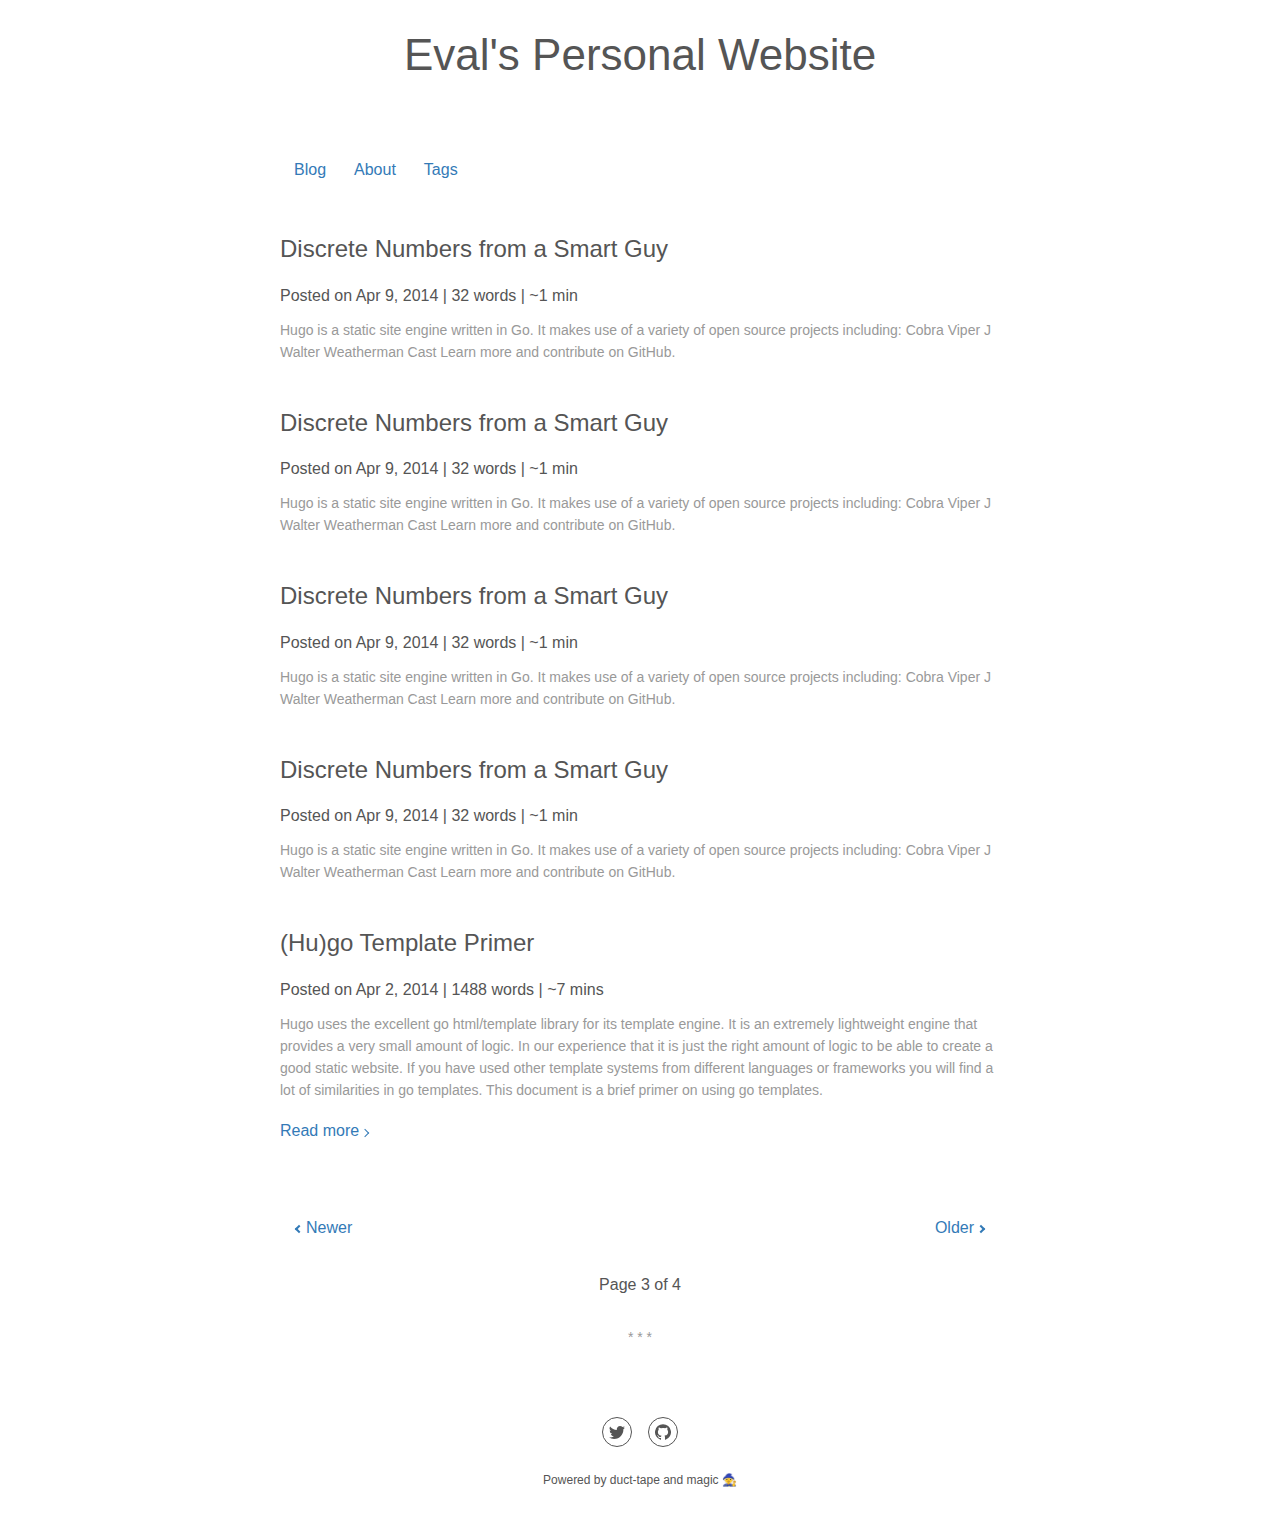
<file: page/3/index.html>
<!doctype html><html lang=en-us prefix="og: http://ogp.me/ns#">
<head>
<meta charset=utf-8>
<meta name=viewport content="width=device-width,initial-scale=1,maximum-scale=1">
<title>Eval's Personal Website</title>
<meta property="og:title" content="Eval's Personal Website">
<meta name=twitter:title content="Eval's Personal Website">
<meta name=author content>
<meta property="og:site_name" content="Eval's Personal Website">
<meta property="og:url" content="https://0xeval.github.io/">
<meta name=twitter:card content="summary">
<meta name=twitter:site content="@0xeval">
<meta name=twitter:creator content="@0xeval">
<meta property="og:type" content="website">
<meta name=generator content="Hugo 0.92.0">
<script type=application/javascript>var doNotTrack=!1;doNotTrack||(window.ga=window.ga||function(){(ga.q=ga.q||[]).push(arguments)},ga.l=+new Date,ga('create','Your Google Analytics tracking id','auto'),ga('send','pageview'))</script>
<script async src=https://www.google-analytics.com/analytics.js></script>
<link rel=stylesheet href=https://0xeval.github.io/css/style.css>
<link rel=stylesheet href=https://0xeval.github.io/css/custom.css>
<link rel=icon type=image/x-icon href=https://0xeval.github.io/favicon.ico>
<link href=https://0xeval.github.io/index.xml rel=alternate type=application/rss+xml title="Eval's Personal Website">
</head>
<body>
<a href=#main class="skip-link p-screen-reader-text">Skip to content</a><svg xmlns="http://www.w3.org/2000/svg" style="display:none" aria-hidden="true"><symbol id="icon-500px" viewBox="0 0 16 16"><g><path d="M3.953 10.512a5.24 5.24.0 006.996 3.141c.625-.262 1.184-.641 1.666-1.122s.859-1.041 1.122-1.666c.272-.647.412-1.331.412-2.037s-.137-1.394-.412-2.037c-.262-.625-.641-1.184-1.122-1.666s-1.041-.859-1.666-1.122A5.226 5.226.0 008.912 3.59c-.716.0-1.431.144-2.066.413-.509.216-1.372.769-1.875 1.291l-.003.003V.984h7.241c.262-.003.262-.372.262-.491.0-.122.0-.487-.266-.491H4.377a.343.343.0 00-.344.341v6.066c0 .197.244.338.472.384.444.094.544-.047.653-.197l.016-.019c.166-.247.681-.766.688-.772a4.262 4.262.0 013.037-1.25c1.147.0 2.222.444 3.028 1.25a4.245 4.245.0 011.256 3.019 4.236 4.236.0 01-1.25 3.019 4.336 4.336.0 01-3.047 1.25 4.136 4.136.0 01-2.159-.597l.003-3.688c0-.491.213-1.028.572-1.431a2.09 2.09.0 011.588-.716c.594.0 1.15.225 1.566.634.409.406.637.95.637 1.528A2.179 2.179.0 018.887 11.02c-.238.0-.672-.106-.691-.109-.25-.075-.356.272-.391.387-.134.441.069.528.109.541.397.125.659.147 1.003.147a3.173 3.173.0 003.169-3.169c0-1.734-1.422-3.144-3.166-3.144-.856.0-1.659.328-2.263.919-.575.566-.903 1.319-.903 2.069v.019c-.003.094-.003 2.306-.006 3.031l-.003-.003c-.328-.363-.653-.919-.869-1.488-.084-.222-.275-.184-.534-.103-.125.034-.469.141-.391.394zm3.722-.865c0 .106.097.2.156.253l.019.019c.1.097.194.147.281.147a.181.181.0 00.131-.05c.044-.041.537-.544.588-.591l.553.55c.05.056.106.088.172.088.088.0.184-.053.284-.156.238-.244.119-.375.063-.438l-.559-.559.584-.588c.128-.137.016-.284-.097-.397-.162-.162-.322-.206-.422-.112l-.581.581-.588-.588a.16.16.0 00-.113-.047c-.078.0-.172.053-.275.156-.181.181-.219.306-.125.406l.588.584-.584.584c-.053.05-.078.103-.075.156zm1.278-7.931c-.938.0-1.938.191-2.669.506a.207.207.0 00-.134.181.753.753.0 00.069.337c.047.116.166.425.4.334a6.689 6.689.0 012.334-.444 6.35 6.35.0 012.469.497c.622.263 1.206.644 1.844 1.194a.22.22.0 00.147.059c.125.0.244-.122.347-.237.169-.191.287-.35.119-.509a6.858 6.858.0 00-2.1-1.356 7.326 7.326.0 00-2.825-.563zM14.006 13.3c-.113-.113-.209-.178-.294-.203s-.162-.006-.222.053l-.056.056a6.32 6.32.0 01-6.938 1.356 6.336 6.336.0 01-2.013-1.356 6.046 6.046.0 01-1.356-2.012c-.288-.713-.381-1.247-.413-1.422-.003-.016-.006-.028-.006-.037-.041-.206-.231-.222-.503-.178-.112.019-.459.072-.428.319v.006a7.261 7.261.0 002.04 3.994 7.266 7.266.0 0010.288.0l.059-.059c.069-.084.134-.225-.159-.516z"/></g></symbol><symbol id="icon-codepen" viewBox="0 0 16 16"><g><path d="M14.777 5.751l-7-4.667a.5.5.0 00-.555.0l-7 4.667a.501.501.0 00-.223.416v4.667c0 .167.084.323.223.416l7 4.667a.5.5.0 00.554.0l7-4.667a.501.501.0 00.223-.416V6.167a.501.501.0 00-.223-.416zM7.5 10.232 4.901 8.5 7.5 6.768 10.099 8.5 7.5 10.232zM8 5.899V2.434l5.599 3.732L11 7.898l-3-2zm-1 0-3 2-2.599-1.732L7 2.435V5.9zM3.099 8.5 1 9.899V7.101L3.099 8.5zM4 9.101l3 2v3.465l-5.599-3.732L4 9.102zm4 2 3-2 2.599 1.732L8 14.565V11.1zM11.901 8.5 14 7.101v2.798L11.901 8.5z"/></g></symbol><symbol id="icon-dribbble" viewBox="0 0 16 16"><g><path d="M8 16c-4.412.0-8-3.588-8-8s3.587-8 8-8c4.412.0 8 3.587 8 8s-3.588 8-8 8zm6.747-6.906c-.234-.075-2.116-.634-4.256-.291a29.7 29.7.0 011.328 4.872 6.845 6.845.0 002.928-4.581zM10.669 14.3c-.103-.6-.497-2.688-1.456-5.181-.016.006-.031.009-.044.016-3.856 1.344-5.241 4.016-5.362 4.266a6.807 6.807.0 006.863.9zm-7.747-1.722c.156-.266 2.031-3.369 5.553-4.509a7.04 7.04.0 01.269-.081 24.04 24.04.0 00-.553-1.159c-3.409 1.022-6.722.978-7.022.975-.003.069-.003.138-.003.209.0 1.753.666 3.356 1.756 4.566zM1.313 6.609c.306.003 3.122.016 6.319-.831A43.092 43.092.0 005.098 1.825 6.854 6.854.0 001.314 6.609zM6.4 1.366a36.612 36.612.0 012.55 4c2.431-.909 3.459-2.294 3.581-2.469A6.799 6.799.0 006.4 1.366zm6.891 2.325c-.144.194-1.291 1.663-3.816 2.694.159.325.313.656.453.991.05.119.1.234.147.353 2.275-.284 4.534.172 4.759.219A6.816 6.816.0 0013.29 3.692z"/></g></symbol><symbol id="icon-facebook" viewBox="0 0 16 16"><g><path d="M9.5 3H12V0H9.5C7.57.0 6 1.57 6 3.5V5H4v3h2v8h3V8h2.5l.5-3H9V3.5c0-.271.229-.5.5-.5z"/></g></symbol><symbol id="icon-feed" viewBox="0 0 16 16"><g><path d="M2.13 11.733c-1.175.0-2.13.958-2.13 2.126.0 1.174.955 2.122 2.13 2.122a2.126 2.126.0 002.133-2.122A2.133 2.133.0 002.13 11.733zM.002 5.436v3.067c1.997.0 3.874.781 5.288 2.196a7.45 7.45.0 012.192 5.302h3.08c0-5.825-4.739-10.564-10.56-10.564zM.006.0v3.068C7.128 3.068 12.924 8.87 12.924 16H16C16 7.18 8.824.0.006.0z"/></g></symbol><symbol id="icon-flickr" viewBox="0 0 16 16"><g><path d="M0 8.5a3.5 3.5.0 117 0 3.5 3.5.0 01-7 0zm9 0a3.5 3.5.0 117 0 3.5 3.5.0 01-7 0z"/></g></symbol><symbol id="icon-github" viewBox="0 0 16 16"><g><path d="M8 .198A8 8 0 005.471 15.789c.4.074.547-.174.547-.385.0-.191-.008-.821-.011-1.489-2.226.484-2.695-.944-2.695-.944-.364-.925-.888-1.171-.888-1.171-.726-.497.055-.486.055-.486.803.056 1.226.824 1.226.824.714 1.223 1.872.869 2.328.665.072-.517.279-.87.508-1.07-1.777-.202-3.645-.888-3.645-3.954.0-.873.313-1.587.824-2.147-.083-.202-.357-1.015.077-2.117.0.0.672-.215 2.201.82A7.672 7.672.0 018 4.066c.68.003 1.365.092 2.004.269 1.527-1.035 2.198-.82 2.198-.82.435 1.102.162 1.916.079 2.117.513.56.823 1.274.823 2.147.0 3.073-1.872 3.749-3.653 3.947.287.248.543.735.543 1.481.0 1.07-.009 1.932-.009 2.195.0.213.144.462.55.384A8 8 0 008.001.196z"/></g></symbol><symbol id="icon-gitlab" viewBox="0 0 28 28"><g><path d="M1.625 11.031 14 26.89.437 17.046a1.092 1.092.0 01-.391-1.203l1.578-4.813zm7.219.0h10.313L14.001 26.89zM5.75 1.469l3.094 9.562H1.625l3.094-9.562a.548.548.0 011.031.0zm20.625 9.562 1.578 4.813a1.09 1.09.0 01-.391 1.203l-13.563 9.844 12.375-15.859zm0 0h-7.219l3.094-9.562a.548.548.0 011.031.0z"/></g></symbol><symbol id="icon-google-plus" viewBox="0 0 16 16"><g><path d="M5.091 7.147v1.747h2.888c-.116.75-.872 2.197-2.888 2.197-1.737.0-3.156-1.441-3.156-3.216s1.419-3.216 3.156-3.216c.991.0 1.65.422 2.028.784L8.5 4.112c-.888-.828-2.037-1.331-3.409-1.331C2.275 2.784.0 5.059.0 7.875s2.275 5.091 5.091 5.091c2.937.0 4.888-2.066 4.888-4.975.0-.334-.037-.591-.081-.844H5.092zM16 7h-1.5V5.5H13V7h-1.5v1.5H13V10h1.5V8.5H16z"/></g></symbol><symbol id="icon-instagram" viewBox="0 0 22 22"><g><path d="M15.445.0H6.554A6.559 6.559.0 000 6.554v8.891A6.559 6.559.0 006.554 22h8.891a6.56 6.56.0 006.554-6.555V6.554A6.557 6.557.0 0015.445.0zm4.342 15.445a4.343 4.343.0 01-4.342 4.342H6.554a4.341 4.341.0 01-4.341-4.342V6.554a4.34 4.34.0 014.341-4.341h8.891a4.342 4.342.0 014.341 4.341l.001 8.891z"/><path d="M11 5.312A5.693 5.693.0 005.312 11 5.694 5.694.0 0011 16.688 5.694 5.694.0 0016.688 11 5.693 5.693.0 0011 5.312zm0 9.163a3.475 3.475.0 11-.001-6.95 3.475 3.475.0 01.001 6.95zm5.7-10.484a1.363 1.363.0 11-1.364 1.364c0-.752.51-1.364 1.364-1.364z"/></g></symbol><symbol id="icon-linkedin" viewBox="0 0 16 16"><g><path d="M6 6h2.767v1.418h.04C9.192 6.727 10.134 6 11.539 6 14.46 6 15 7.818 15 10.183V15h-2.885v-4.27c0-1.018-.021-2.329-1.5-2.329-1.502.0-1.732 1.109-1.732 2.255V15H6V6zM1 6h3v9H1V6zM4 3.5A1.5 1.5.0 11.999 3.499 1.5 1.5.0 014 3.5z"/></g></symbol><symbol id="icon-mail" viewBox="0 0 22 18"><g><path fill="#000" d="M0 17.225V.776h22v16.447H0v.002zm3.011-1.815h15.978l-5.111-5.115L11 13.179l-2.877-2.883-5.112 5.114zm-1.216-1.275 5.077-5.09L1.795 3.98v10.155zm13.332-5.09 5.079 5.09V3.979l-5.079 5.066zm-4.126 1.588 8.022-8.027-16.045-.001 8.023 8.028z"/></g></symbol><symbol id="icon-medium" viewBox="0 0 24 24"><g><path d="M22.085 4.733 24 2.901V2.5h-6.634l-4.728 11.768L7.259 2.5H.303v.401L2.54 5.594c.218.199.332.49.303.783V16.96c.069.381-.055.773-.323 1.05L0 21.064v.396h7.145v-.401l-2.52-3.049a1.244 1.244.0 01-.347-1.05V7.806l6.272 13.659h.729l5.393-13.659v10.881c0 .287.0.346-.188.534l-1.94 1.877v.402h9.412v-.401l-1.87-1.831a.556.556.0 01-.214-.534V5.267a.554.554.0 01.213-.534z"/></g></symbol><symbol id="icon-npm" viewBox="0 0 16 16"><g><path d="M0 0v16h16V0H0zm13 13h-2V5H8v8H3V3h10v10z"/></g></symbol><symbol id="icon-pinterest" viewBox="0 0 16 16"><g><path d="M8 1.069A6.93 6.93.0 005.475 14.453c-.059-.547-.116-1.391.025-1.988.125-.541.813-3.444.813-3.444s-.206-.416-.206-1.028c0-.963.559-1.684 1.253-1.684.591.0.878.444.878.975.0.594-.378 1.484-.575 2.306-.166.691.344 1.253 1.025 1.253 1.231.0 2.178-1.3 2.178-3.175.0-1.659-1.194-2.819-2.894-2.819-1.972.0-3.128 1.478-3.128 3.009.0.597.228 1.234.516 1.581.056.069.066.128.047.2a95.89 95.89.0 01-.194.787c-.031.128-.1.153-.231.094-.866-.403-1.406-1.669-1.406-2.684.0-2.188 1.587-4.194 4.578-4.194 2.403.0 4.272 1.712 4.272 4.003.0 2.388-1.506 4.313-3.597 4.313-.703.0-1.362-.366-1.588-.797.0.0-.347 1.322-.431 1.647-.156.603-.578 1.356-.862 1.816a6.93 6.93.0 008.984-6.622A6.931 6.931.0 008.001 1.068z"/></g></symbol><symbol id="icon-search" viewBox="0 0 16 16"><g><path d="M15.504 13.616l-3.79-3.223c-.392-.353-.811-.514-1.149-.499a6 6 0 10-.672.672c-.016.338.146.757.499 1.149l3.223 3.79c.552.613 1.453.665 2.003.115s.498-1.452-.115-2.003zM6 10a4 4 0 110-8 4 4 0 010 8z"/></g></symbol><symbol id="icon-strava" viewBox="0 0 24 24"><g><path d="M15.387 17.944l-2.089-4.116h-3.065L15.387 24l5.15-10.172h-3.066m-7.008-5.599 2.836 5.598h4.172L10.463.0l-7 13.828h4.169"/></g></symbol><symbol id="icon-tumblr" viewBox="0 0 16 16"><g><path d="M9.001 7v3.659c0 .928-.012 1.463.086 1.727.098.262.342.534.609.691.354.212.758.318 1.214.318.81.0 1.289-.107 2.09-.633v2.405a9.089 9.089.0 01-1.833.639A7.93 7.93.0 019.369 16a4.9 4.9.0 01-1.725-.276 4.195 4.195.0 01-1.438-.79c-.398-.343-.672-.706-.826-1.091s-.23-.944-.23-1.676V6.556H3.003V4.29c.628-.204 1.331-.497 1.778-.877a4.386 4.386.0 001.08-1.374C6.133 1.505 6.32.825 6.422.0h2.579v4H13v3H9.001z"/></g></symbol><symbol id="icon-twitter" viewBox="0 0 16 16"><g><path d="M16 3.538a6.461 6.461.0 01-1.884.516 3.301 3.301.0 001.444-1.816 6.607 6.607.0 01-2.084.797 3.28 3.28.0 00-2.397-1.034A3.28 3.28.0 007.882 6.029 9.321 9.321.0 011.116 2.598a3.284 3.284.0 001.015 4.381A3.301 3.301.0 01.643 6.57v.041A3.283 3.283.0 003.277 9.83a3.291 3.291.0 01-1.485.057 3.293 3.293.0 003.066 2.281 6.586 6.586.0 01-4.862 1.359 9.286 9.286.0 005.034 1.475c6.037.0 9.341-5.003 9.341-9.341.0-.144-.003-.284-.009-.425a6.59 6.59.0 001.637-1.697z"/></g></symbol><symbol id="icon-vimeo" viewBox="0 0 16 16"><g><path d="M15.994 4.281c-.072 1.556-1.159 3.691-3.263 6.397-2.175 2.825-4.016 4.241-5.522 4.241-.931.0-1.722-.859-2.366-2.581-.431-1.578-.859-3.156-1.291-4.734-.478-1.722-.991-2.581-1.541-2.581-.119.0-.538.253-1.256.753l-.753-.969c.791-.694 1.569-1.388 2.334-2.081 1.053-.909 1.844-1.387 2.372-1.438 1.244-.119 2.013.731 2.3 2.553.309 1.966.525 3.188.647 3.666.359 1.631.753 2.447 1.184 2.447.334.0.838-.528 1.509-1.588.669-1.056 1.028-1.862 1.078-2.416.097-.912-.262-1.372-1.078-1.372a2.98 2.98.0 00-1.184.263c.787-2.575 2.287-3.825 4.506-3.753 1.641.044 2.416 1.109 2.322 3.194z"/></g></symbol><symbol id="icon-wordpress" viewBox="0 0 16 16"><g><path d="M2 8c0 2.313 1.38 4.312 3.382 5.259L2.52 5.622A5.693 5.693.0 002 8zm10.05-.295c0-.722-.266-1.222-.495-1.612-.304-.482-.589-.889-.589-1.371.0-.537.418-1.037 1.008-1.037.027.0.052.003.078.005A6.064 6.064.0 008 2.156 6.036 6.036.0 002.987 4.79c.141.004.274.007.386.007.627.0 1.599-.074 1.599-.074.323-.018.361.444.038.482.0.0-.325.037-.687.055l2.185 6.33 1.313-3.835-.935-2.495a12.304 12.304.0 01-.629-.055c-.323-.019-.285-.5.038-.482.0.0.991.074 1.58.074.627.0 1.599-.074 1.599-.074.323-.018.362.444.038.482.0.0-.326.037-.687.055l2.168 6.282.599-1.947c.259-.809.457-1.389.457-1.889zm-3.945.806-1.8 5.095a6.148 6.148.0 003.687-.093.52.52.0 01-.043-.081L8.105 8.511zm5.16-3.315c.026.186.04.386.04.601.0.593-.114 1.259-.456 2.093l-1.833 5.16c1.784-1.013 2.983-2.895 2.983-5.051a5.697 5.697.0 00-.735-2.803zM8 0a8 8 0 100 16A8 8 0 008 0zm0 15A7 7 0 118 1a7 7 0 010 14z"/></g></symbol><symbol id="icon-youtube" viewBox="0 0 16 16"><g><path d="M15.841 4.8s-.156-1.103-.637-1.587c-.609-.637-1.291-.641-1.603-.678-2.237-.163-5.597-.163-5.597-.163h-.006s-3.359.0-5.597.163c-.313.038-.994.041-1.603.678C.317 3.697.164 4.8.164 4.8S.005 6.094.005 7.391v1.213c0 1.294.159 2.591.159 2.591s.156 1.103.634 1.588c.609.637 1.409.616 1.766.684 1.281.122 5.441.159 5.441.159s3.363-.006 5.6-.166c.313-.037.994-.041 1.603-.678.481-.484.637-1.588.637-1.588s.159-1.294.159-2.591V7.39c-.003-1.294-.162-2.591-.162-2.591zm-9.494 5.275V5.578l4.322 2.256-4.322 2.241z"/></g></symbol></svg>
<header class=l-header>
<h1 class="c-title p-title"><a href=https://0xeval.github.io/ class=p-title__link>Eval's Personal Website</a></h1>
</header>
<nav class="l-nav p-menu">
<ul class=p-menu__lists>
<li class=p-menu__listitem>
<a href=/>Blog</a>
</li>
<li class=p-menu__listitem>
<a href=/about>About</a>
</li>
<li class=p-menu__listitem>
<a href=/tags>Tags</a>
</li>
</ul>
</nav>
<main id=main class=l-main>
<article class="c-article p-list-article">
<header>
<h2 class="c-title c-article__title"><a href=https://0xeval.github.io/posts/test3/>Discrete Numbers from a Smart Guy</a></h2>
<p class=c-article__meta>
Posted on
<time datetime=2014-04-09T00:00:00Z>
Apr 9, 2014
</time>
| 32 words
|
~1 min
</p>
</header>
<div class=c-article__summary>
Hugo is a static site engine written in Go.
It makes use of a variety of open source projects including:
Cobra Viper J Walter Weatherman Cast Learn more and contribute on GitHub.
</div>
</article>
<article class="c-article p-list-article">
<header>
<h2 class="c-title c-article__title"><a href=https://0xeval.github.io/posts/test4/>Discrete Numbers from a Smart Guy</a></h2>
<p class=c-article__meta>
Posted on
<time datetime=2014-04-09T00:00:00Z>
Apr 9, 2014
</time>
| 32 words
|
~1 min
</p>
</header>
<div class=c-article__summary>
Hugo is a static site engine written in Go.
It makes use of a variety of open source projects including:
Cobra Viper J Walter Weatherman Cast Learn more and contribute on GitHub.
</div>
</article>
<article class="c-article p-list-article">
<header>
<h2 class="c-title c-article__title"><a href=https://0xeval.github.io/posts/test5/>Discrete Numbers from a Smart Guy</a></h2>
<p class=c-article__meta>
Posted on
<time datetime=2014-04-09T00:00:00Z>
Apr 9, 2014
</time>
| 32 words
|
~1 min
</p>
</header>
<div class=c-article__summary>
Hugo is a static site engine written in Go.
It makes use of a variety of open source projects including:
Cobra Viper J Walter Weatherman Cast Learn more and contribute on GitHub.
</div>
</article>
<article class="c-article p-list-article">
<header>
<h2 class="c-title c-article__title"><a href=https://0xeval.github.io/posts/test6/>Discrete Numbers from a Smart Guy</a></h2>
<p class=c-article__meta>
Posted on
<time datetime=2014-04-09T00:00:00Z>
Apr 9, 2014
</time>
| 32 words
|
~1 min
</p>
</header>
<div class=c-article__summary>
Hugo is a static site engine written in Go.
It makes use of a variety of open source projects including:
Cobra Viper J Walter Weatherman Cast Learn more and contribute on GitHub.
</div>
</article>
<article class="c-article p-list-article">
<header>
<h2 class="c-title c-article__title"><a href=https://0xeval.github.io/posts/goisforlovers/>(Hu)go Template Primer</a></h2>
<p class=c-article__meta>
Posted on
<time datetime=2014-04-02T00:00:00Z>
Apr 2, 2014
</time>
| 1488 words
|
~7 mins
</p>
</header>
<div class=c-article__summary>
Hugo uses the excellent go html/template library for its template engine. It is an extremely lightweight engine that provides a very small amount of logic. In our experience that it is just the right amount of logic to be able to create a good static website. If you have used other template systems from different languages or frameworks you will find a lot of similarities in go templates.
This document is a brief primer on using go templates.
</div>
<a href=https://0xeval.github.io/posts/goisforlovers/ class="c-article__btn p-list-article__btn">Read more</a>
</article>
<nav class="c-pagination p-pagination">
<div class=c-pagination__ctrl>
<div class=c-pagination__newer>
<a href=/page/2/>Newer</a>
</div>
<div class=c-pagination__older>
<a href=/page/4/>Older</a>
</div>
</div>
<span class="c-pagination__count p-pagination__count">Page 3 of 4</span>
</nav>
<aside class=p-author>
<div class=p-author__body>
<p> </p>
</div>
</aside>
</main>
<footer class=l-footer>
<ul class=c-links>
<li class=c-links__item>
<a href=https://twitter.com/0xeval target=_blank><svg viewBox="0 0 64 64" class="c-links__icon"><title>twitter</title><use xlink:href="#icon-twitter"/></svg>
</a>
</li>
<li class=c-links__item>
<a href=https://github.com/0xeval target=_blank><svg viewBox="0 0 64 64" class="c-links__icon"><title>github</title><use xlink:href="#icon-github"/></svg>
</a>
</li>
</ul>
<p class=p-copyright>
Powered by duct-tape and magic 🧙
</p>
</footer>
<script type=text/javascript src=https://0xeval.github.io/js/bundle.js defer></script>
</body>
</html>
</file>
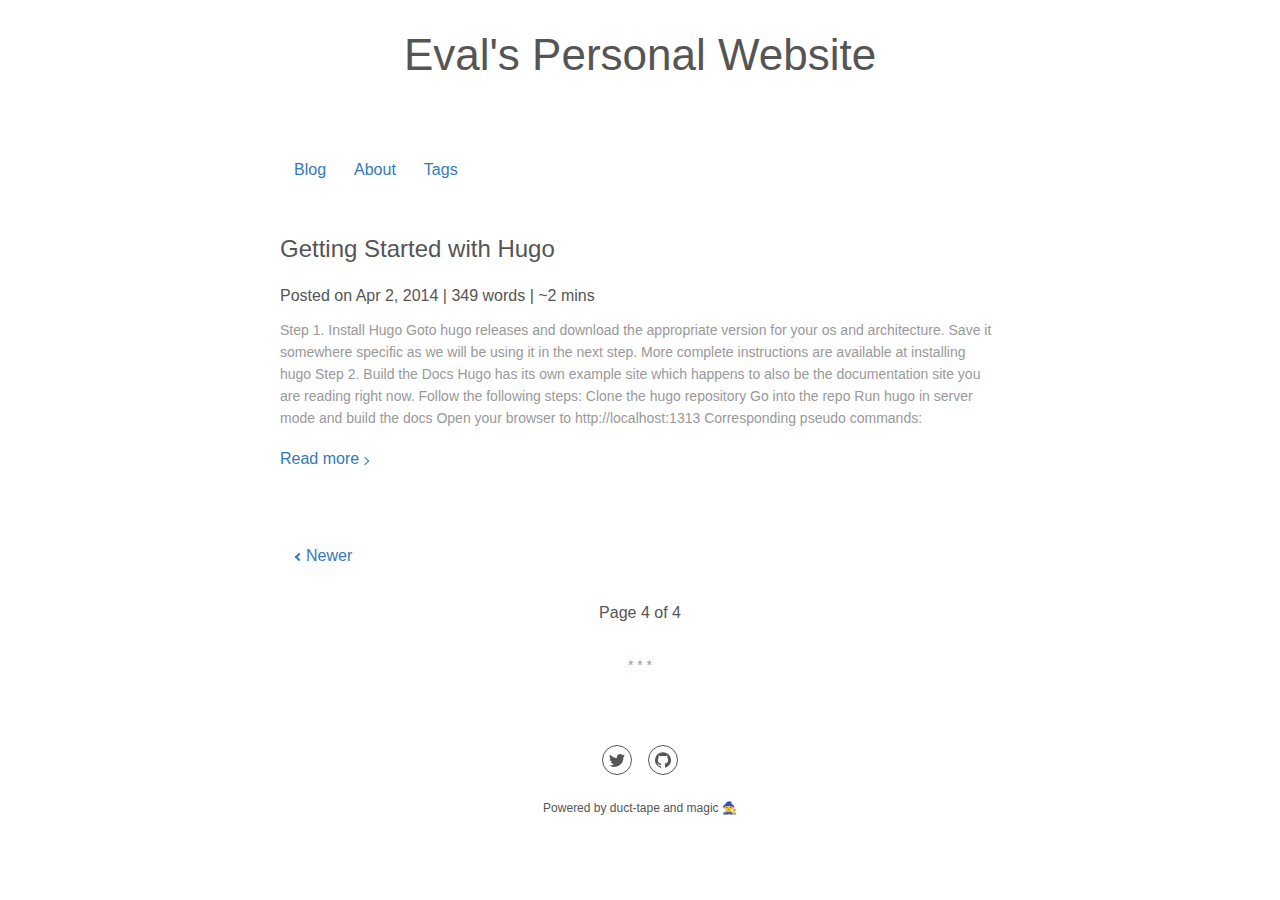
<file: page/4/index.html>
<!doctype html><html lang=en-us prefix="og: http://ogp.me/ns#">
<head>
<meta charset=utf-8>
<meta name=viewport content="width=device-width,initial-scale=1,maximum-scale=1">
<title>Eval's Personal Website</title>
<meta property="og:title" content="Eval's Personal Website">
<meta name=twitter:title content="Eval's Personal Website">
<meta name=author content>
<meta property="og:site_name" content="Eval's Personal Website">
<meta property="og:url" content="https://0xeval.github.io/">
<meta name=twitter:card content="summary">
<meta name=twitter:site content="@0xeval">
<meta name=twitter:creator content="@0xeval">
<meta property="og:type" content="website">
<meta name=generator content="Hugo 0.92.0">
<script type=application/javascript>var doNotTrack=!1;doNotTrack||(window.ga=window.ga||function(){(ga.q=ga.q||[]).push(arguments)},ga.l=+new Date,ga('create','Your Google Analytics tracking id','auto'),ga('send','pageview'))</script>
<script async src=https://www.google-analytics.com/analytics.js></script>
<link rel=stylesheet href=https://0xeval.github.io/css/style.css>
<link rel=stylesheet href=https://0xeval.github.io/css/custom.css>
<link rel=icon type=image/x-icon href=https://0xeval.github.io/favicon.ico>
<link href=https://0xeval.github.io/index.xml rel=alternate type=application/rss+xml title="Eval's Personal Website">
</head>
<body>
<a href=#main class="skip-link p-screen-reader-text">Skip to content</a><svg xmlns="http://www.w3.org/2000/svg" style="display:none" aria-hidden="true"><symbol id="icon-500px" viewBox="0 0 16 16"><g><path d="M3.953 10.512a5.24 5.24.0 006.996 3.141c.625-.262 1.184-.641 1.666-1.122s.859-1.041 1.122-1.666c.272-.647.412-1.331.412-2.037s-.137-1.394-.412-2.037c-.262-.625-.641-1.184-1.122-1.666s-1.041-.859-1.666-1.122A5.226 5.226.0 008.912 3.59c-.716.0-1.431.144-2.066.413-.509.216-1.372.769-1.875 1.291l-.003.003V.984h7.241c.262-.003.262-.372.262-.491.0-.122.0-.487-.266-.491H4.377a.343.343.0 00-.344.341v6.066c0 .197.244.338.472.384.444.094.544-.047.653-.197l.016-.019c.166-.247.681-.766.688-.772a4.262 4.262.0 013.037-1.25c1.147.0 2.222.444 3.028 1.25a4.245 4.245.0 011.256 3.019 4.236 4.236.0 01-1.25 3.019 4.336 4.336.0 01-3.047 1.25 4.136 4.136.0 01-2.159-.597l.003-3.688c0-.491.213-1.028.572-1.431a2.09 2.09.0 011.588-.716c.594.0 1.15.225 1.566.634.409.406.637.95.637 1.528A2.179 2.179.0 018.887 11.02c-.238.0-.672-.106-.691-.109-.25-.075-.356.272-.391.387-.134.441.069.528.109.541.397.125.659.147 1.003.147a3.173 3.173.0 003.169-3.169c0-1.734-1.422-3.144-3.166-3.144-.856.0-1.659.328-2.263.919-.575.566-.903 1.319-.903 2.069v.019c-.003.094-.003 2.306-.006 3.031l-.003-.003c-.328-.363-.653-.919-.869-1.488-.084-.222-.275-.184-.534-.103-.125.034-.469.141-.391.394zm3.722-.865c0 .106.097.2.156.253l.019.019c.1.097.194.147.281.147a.181.181.0 00.131-.05c.044-.041.537-.544.588-.591l.553.55c.05.056.106.088.172.088.088.0.184-.053.284-.156.238-.244.119-.375.063-.438l-.559-.559.584-.588c.128-.137.016-.284-.097-.397-.162-.162-.322-.206-.422-.112l-.581.581-.588-.588a.16.16.0 00-.113-.047c-.078.0-.172.053-.275.156-.181.181-.219.306-.125.406l.588.584-.584.584c-.053.05-.078.103-.075.156zm1.278-7.931c-.938.0-1.938.191-2.669.506a.207.207.0 00-.134.181.753.753.0 00.069.337c.047.116.166.425.4.334a6.689 6.689.0 012.334-.444 6.35 6.35.0 012.469.497c.622.263 1.206.644 1.844 1.194a.22.22.0 00.147.059c.125.0.244-.122.347-.237.169-.191.287-.35.119-.509a6.858 6.858.0 00-2.1-1.356 7.326 7.326.0 00-2.825-.563zM14.006 13.3c-.113-.113-.209-.178-.294-.203s-.162-.006-.222.053l-.056.056a6.32 6.32.0 01-6.938 1.356 6.336 6.336.0 01-2.013-1.356 6.046 6.046.0 01-1.356-2.012c-.288-.713-.381-1.247-.413-1.422-.003-.016-.006-.028-.006-.037-.041-.206-.231-.222-.503-.178-.112.019-.459.072-.428.319v.006a7.261 7.261.0 002.04 3.994 7.266 7.266.0 0010.288.0l.059-.059c.069-.084.134-.225-.159-.516z"/></g></symbol><symbol id="icon-codepen" viewBox="0 0 16 16"><g><path d="M14.777 5.751l-7-4.667a.5.5.0 00-.555.0l-7 4.667a.501.501.0 00-.223.416v4.667c0 .167.084.323.223.416l7 4.667a.5.5.0 00.554.0l7-4.667a.501.501.0 00.223-.416V6.167a.501.501.0 00-.223-.416zM7.5 10.232 4.901 8.5 7.5 6.768 10.099 8.5 7.5 10.232zM8 5.899V2.434l5.599 3.732L11 7.898l-3-2zm-1 0-3 2-2.599-1.732L7 2.435V5.9zM3.099 8.5 1 9.899V7.101L3.099 8.5zM4 9.101l3 2v3.465l-5.599-3.732L4 9.102zm4 2 3-2 2.599 1.732L8 14.565V11.1zM11.901 8.5 14 7.101v2.798L11.901 8.5z"/></g></symbol><symbol id="icon-dribbble" viewBox="0 0 16 16"><g><path d="M8 16c-4.412.0-8-3.588-8-8s3.587-8 8-8c4.412.0 8 3.587 8 8s-3.588 8-8 8zm6.747-6.906c-.234-.075-2.116-.634-4.256-.291a29.7 29.7.0 011.328 4.872 6.845 6.845.0 002.928-4.581zM10.669 14.3c-.103-.6-.497-2.688-1.456-5.181-.016.006-.031.009-.044.016-3.856 1.344-5.241 4.016-5.362 4.266a6.807 6.807.0 006.863.9zm-7.747-1.722c.156-.266 2.031-3.369 5.553-4.509a7.04 7.04.0 01.269-.081 24.04 24.04.0 00-.553-1.159c-3.409 1.022-6.722.978-7.022.975-.003.069-.003.138-.003.209.0 1.753.666 3.356 1.756 4.566zM1.313 6.609c.306.003 3.122.016 6.319-.831A43.092 43.092.0 005.098 1.825 6.854 6.854.0 001.314 6.609zM6.4 1.366a36.612 36.612.0 012.55 4c2.431-.909 3.459-2.294 3.581-2.469A6.799 6.799.0 006.4 1.366zm6.891 2.325c-.144.194-1.291 1.663-3.816 2.694.159.325.313.656.453.991.05.119.1.234.147.353 2.275-.284 4.534.172 4.759.219A6.816 6.816.0 0013.29 3.692z"/></g></symbol><symbol id="icon-facebook" viewBox="0 0 16 16"><g><path d="M9.5 3H12V0H9.5C7.57.0 6 1.57 6 3.5V5H4v3h2v8h3V8h2.5l.5-3H9V3.5c0-.271.229-.5.5-.5z"/></g></symbol><symbol id="icon-feed" viewBox="0 0 16 16"><g><path d="M2.13 11.733c-1.175.0-2.13.958-2.13 2.126.0 1.174.955 2.122 2.13 2.122a2.126 2.126.0 002.133-2.122A2.133 2.133.0 002.13 11.733zM.002 5.436v3.067c1.997.0 3.874.781 5.288 2.196a7.45 7.45.0 012.192 5.302h3.08c0-5.825-4.739-10.564-10.56-10.564zM.006.0v3.068C7.128 3.068 12.924 8.87 12.924 16H16C16 7.18 8.824.0.006.0z"/></g></symbol><symbol id="icon-flickr" viewBox="0 0 16 16"><g><path d="M0 8.5a3.5 3.5.0 117 0 3.5 3.5.0 01-7 0zm9 0a3.5 3.5.0 117 0 3.5 3.5.0 01-7 0z"/></g></symbol><symbol id="icon-github" viewBox="0 0 16 16"><g><path d="M8 .198A8 8 0 005.471 15.789c.4.074.547-.174.547-.385.0-.191-.008-.821-.011-1.489-2.226.484-2.695-.944-2.695-.944-.364-.925-.888-1.171-.888-1.171-.726-.497.055-.486.055-.486.803.056 1.226.824 1.226.824.714 1.223 1.872.869 2.328.665.072-.517.279-.87.508-1.07-1.777-.202-3.645-.888-3.645-3.954.0-.873.313-1.587.824-2.147-.083-.202-.357-1.015.077-2.117.0.0.672-.215 2.201.82A7.672 7.672.0 018 4.066c.68.003 1.365.092 2.004.269 1.527-1.035 2.198-.82 2.198-.82.435 1.102.162 1.916.079 2.117.513.56.823 1.274.823 2.147.0 3.073-1.872 3.749-3.653 3.947.287.248.543.735.543 1.481.0 1.07-.009 1.932-.009 2.195.0.213.144.462.55.384A8 8 0 008.001.196z"/></g></symbol><symbol id="icon-gitlab" viewBox="0 0 28 28"><g><path d="M1.625 11.031 14 26.89.437 17.046a1.092 1.092.0 01-.391-1.203l1.578-4.813zm7.219.0h10.313L14.001 26.89zM5.75 1.469l3.094 9.562H1.625l3.094-9.562a.548.548.0 011.031.0zm20.625 9.562 1.578 4.813a1.09 1.09.0 01-.391 1.203l-13.563 9.844 12.375-15.859zm0 0h-7.219l3.094-9.562a.548.548.0 011.031.0z"/></g></symbol><symbol id="icon-google-plus" viewBox="0 0 16 16"><g><path d="M5.091 7.147v1.747h2.888c-.116.75-.872 2.197-2.888 2.197-1.737.0-3.156-1.441-3.156-3.216s1.419-3.216 3.156-3.216c.991.0 1.65.422 2.028.784L8.5 4.112c-.888-.828-2.037-1.331-3.409-1.331C2.275 2.784.0 5.059.0 7.875s2.275 5.091 5.091 5.091c2.937.0 4.888-2.066 4.888-4.975.0-.334-.037-.591-.081-.844H5.092zM16 7h-1.5V5.5H13V7h-1.5v1.5H13V10h1.5V8.5H16z"/></g></symbol><symbol id="icon-instagram" viewBox="0 0 22 22"><g><path d="M15.445.0H6.554A6.559 6.559.0 000 6.554v8.891A6.559 6.559.0 006.554 22h8.891a6.56 6.56.0 006.554-6.555V6.554A6.557 6.557.0 0015.445.0zm4.342 15.445a4.343 4.343.0 01-4.342 4.342H6.554a4.341 4.341.0 01-4.341-4.342V6.554a4.34 4.34.0 014.341-4.341h8.891a4.342 4.342.0 014.341 4.341l.001 8.891z"/><path d="M11 5.312A5.693 5.693.0 005.312 11 5.694 5.694.0 0011 16.688 5.694 5.694.0 0016.688 11 5.693 5.693.0 0011 5.312zm0 9.163a3.475 3.475.0 11-.001-6.95 3.475 3.475.0 01.001 6.95zm5.7-10.484a1.363 1.363.0 11-1.364 1.364c0-.752.51-1.364 1.364-1.364z"/></g></symbol><symbol id="icon-linkedin" viewBox="0 0 16 16"><g><path d="M6 6h2.767v1.418h.04C9.192 6.727 10.134 6 11.539 6 14.46 6 15 7.818 15 10.183V15h-2.885v-4.27c0-1.018-.021-2.329-1.5-2.329-1.502.0-1.732 1.109-1.732 2.255V15H6V6zM1 6h3v9H1V6zM4 3.5A1.5 1.5.0 11.999 3.499 1.5 1.5.0 014 3.5z"/></g></symbol><symbol id="icon-mail" viewBox="0 0 22 18"><g><path fill="#000" d="M0 17.225V.776h22v16.447H0v.002zm3.011-1.815h15.978l-5.111-5.115L11 13.179l-2.877-2.883-5.112 5.114zm-1.216-1.275 5.077-5.09L1.795 3.98v10.155zm13.332-5.09 5.079 5.09V3.979l-5.079 5.066zm-4.126 1.588 8.022-8.027-16.045-.001 8.023 8.028z"/></g></symbol><symbol id="icon-medium" viewBox="0 0 24 24"><g><path d="M22.085 4.733 24 2.901V2.5h-6.634l-4.728 11.768L7.259 2.5H.303v.401L2.54 5.594c.218.199.332.49.303.783V16.96c.069.381-.055.773-.323 1.05L0 21.064v.396h7.145v-.401l-2.52-3.049a1.244 1.244.0 01-.347-1.05V7.806l6.272 13.659h.729l5.393-13.659v10.881c0 .287.0.346-.188.534l-1.94 1.877v.402h9.412v-.401l-1.87-1.831a.556.556.0 01-.214-.534V5.267a.554.554.0 01.213-.534z"/></g></symbol><symbol id="icon-npm" viewBox="0 0 16 16"><g><path d="M0 0v16h16V0H0zm13 13h-2V5H8v8H3V3h10v10z"/></g></symbol><symbol id="icon-pinterest" viewBox="0 0 16 16"><g><path d="M8 1.069A6.93 6.93.0 005.475 14.453c-.059-.547-.116-1.391.025-1.988.125-.541.813-3.444.813-3.444s-.206-.416-.206-1.028c0-.963.559-1.684 1.253-1.684.591.0.878.444.878.975.0.594-.378 1.484-.575 2.306-.166.691.344 1.253 1.025 1.253 1.231.0 2.178-1.3 2.178-3.175.0-1.659-1.194-2.819-2.894-2.819-1.972.0-3.128 1.478-3.128 3.009.0.597.228 1.234.516 1.581.056.069.066.128.047.2a95.89 95.89.0 01-.194.787c-.031.128-.1.153-.231.094-.866-.403-1.406-1.669-1.406-2.684.0-2.188 1.587-4.194 4.578-4.194 2.403.0 4.272 1.712 4.272 4.003.0 2.388-1.506 4.313-3.597 4.313-.703.0-1.362-.366-1.588-.797.0.0-.347 1.322-.431 1.647-.156.603-.578 1.356-.862 1.816a6.93 6.93.0 008.984-6.622A6.931 6.931.0 008.001 1.068z"/></g></symbol><symbol id="icon-search" viewBox="0 0 16 16"><g><path d="M15.504 13.616l-3.79-3.223c-.392-.353-.811-.514-1.149-.499a6 6 0 10-.672.672c-.016.338.146.757.499 1.149l3.223 3.79c.552.613 1.453.665 2.003.115s.498-1.452-.115-2.003zM6 10a4 4 0 110-8 4 4 0 010 8z"/></g></symbol><symbol id="icon-strava" viewBox="0 0 24 24"><g><path d="M15.387 17.944l-2.089-4.116h-3.065L15.387 24l5.15-10.172h-3.066m-7.008-5.599 2.836 5.598h4.172L10.463.0l-7 13.828h4.169"/></g></symbol><symbol id="icon-tumblr" viewBox="0 0 16 16"><g><path d="M9.001 7v3.659c0 .928-.012 1.463.086 1.727.098.262.342.534.609.691.354.212.758.318 1.214.318.81.0 1.289-.107 2.09-.633v2.405a9.089 9.089.0 01-1.833.639A7.93 7.93.0 019.369 16a4.9 4.9.0 01-1.725-.276 4.195 4.195.0 01-1.438-.79c-.398-.343-.672-.706-.826-1.091s-.23-.944-.23-1.676V6.556H3.003V4.29c.628-.204 1.331-.497 1.778-.877a4.386 4.386.0 001.08-1.374C6.133 1.505 6.32.825 6.422.0h2.579v4H13v3H9.001z"/></g></symbol><symbol id="icon-twitter" viewBox="0 0 16 16"><g><path d="M16 3.538a6.461 6.461.0 01-1.884.516 3.301 3.301.0 001.444-1.816 6.607 6.607.0 01-2.084.797 3.28 3.28.0 00-2.397-1.034A3.28 3.28.0 007.882 6.029 9.321 9.321.0 011.116 2.598a3.284 3.284.0 001.015 4.381A3.301 3.301.0 01.643 6.57v.041A3.283 3.283.0 003.277 9.83a3.291 3.291.0 01-1.485.057 3.293 3.293.0 003.066 2.281 6.586 6.586.0 01-4.862 1.359 9.286 9.286.0 005.034 1.475c6.037.0 9.341-5.003 9.341-9.341.0-.144-.003-.284-.009-.425a6.59 6.59.0 001.637-1.697z"/></g></symbol><symbol id="icon-vimeo" viewBox="0 0 16 16"><g><path d="M15.994 4.281c-.072 1.556-1.159 3.691-3.263 6.397-2.175 2.825-4.016 4.241-5.522 4.241-.931.0-1.722-.859-2.366-2.581-.431-1.578-.859-3.156-1.291-4.734-.478-1.722-.991-2.581-1.541-2.581-.119.0-.538.253-1.256.753l-.753-.969c.791-.694 1.569-1.388 2.334-2.081 1.053-.909 1.844-1.387 2.372-1.438 1.244-.119 2.013.731 2.3 2.553.309 1.966.525 3.188.647 3.666.359 1.631.753 2.447 1.184 2.447.334.0.838-.528 1.509-1.588.669-1.056 1.028-1.862 1.078-2.416.097-.912-.262-1.372-1.078-1.372a2.98 2.98.0 00-1.184.263c.787-2.575 2.287-3.825 4.506-3.753 1.641.044 2.416 1.109 2.322 3.194z"/></g></symbol><symbol id="icon-wordpress" viewBox="0 0 16 16"><g><path d="M2 8c0 2.313 1.38 4.312 3.382 5.259L2.52 5.622A5.693 5.693.0 002 8zm10.05-.295c0-.722-.266-1.222-.495-1.612-.304-.482-.589-.889-.589-1.371.0-.537.418-1.037 1.008-1.037.027.0.052.003.078.005A6.064 6.064.0 008 2.156 6.036 6.036.0 002.987 4.79c.141.004.274.007.386.007.627.0 1.599-.074 1.599-.074.323-.018.361.444.038.482.0.0-.325.037-.687.055l2.185 6.33 1.313-3.835-.935-2.495a12.304 12.304.0 01-.629-.055c-.323-.019-.285-.5.038-.482.0.0.991.074 1.58.074.627.0 1.599-.074 1.599-.074.323-.018.362.444.038.482.0.0-.326.037-.687.055l2.168 6.282.599-1.947c.259-.809.457-1.389.457-1.889zm-3.945.806-1.8 5.095a6.148 6.148.0 003.687-.093.52.52.0 01-.043-.081L8.105 8.511zm5.16-3.315c.026.186.04.386.04.601.0.593-.114 1.259-.456 2.093l-1.833 5.16c1.784-1.013 2.983-2.895 2.983-5.051a5.697 5.697.0 00-.735-2.803zM8 0a8 8 0 100 16A8 8 0 008 0zm0 15A7 7 0 118 1a7 7 0 010 14z"/></g></symbol><symbol id="icon-youtube" viewBox="0 0 16 16"><g><path d="M15.841 4.8s-.156-1.103-.637-1.587c-.609-.637-1.291-.641-1.603-.678-2.237-.163-5.597-.163-5.597-.163h-.006s-3.359.0-5.597.163c-.313.038-.994.041-1.603.678C.317 3.697.164 4.8.164 4.8S.005 6.094.005 7.391v1.213c0 1.294.159 2.591.159 2.591s.156 1.103.634 1.588c.609.637 1.409.616 1.766.684 1.281.122 5.441.159 5.441.159s3.363-.006 5.6-.166c.313-.037.994-.041 1.603-.678.481-.484.637-1.588.637-1.588s.159-1.294.159-2.591V7.39c-.003-1.294-.162-2.591-.162-2.591zm-9.494 5.275V5.578l4.322 2.256-4.322 2.241z"/></g></symbol></svg>
<header class=l-header>
<h1 class="c-title p-title"><a href=https://0xeval.github.io/ class=p-title__link>Eval's Personal Website</a></h1>
</header>
<nav class="l-nav p-menu">
<ul class=p-menu__lists>
<li class=p-menu__listitem>
<a href=/>Blog</a>
</li>
<li class=p-menu__listitem>
<a href=/about>About</a>
</li>
<li class=p-menu__listitem>
<a href=/tags>Tags</a>
</li>
</ul>
</nav>
<main id=main class=l-main>
<article class="c-article p-list-article">
<header>
<h2 class="c-title c-article__title"><a href=https://0xeval.github.io/posts/hugoisforlovers/>Getting Started with Hugo</a></h2>
<p class=c-article__meta>
Posted on
<time datetime=2014-04-02T00:00:00Z>
Apr 2, 2014
</time>
| 349 words
|
~2 mins
</p>
</header>
<div class=c-article__summary>
Step 1. Install Hugo Goto hugo releases and download the appropriate version for your os and architecture.
Save it somewhere specific as we will be using it in the next step.
More complete instructions are available at installing hugo
Step 2. Build the Docs Hugo has its own example site which happens to also be the documentation site you are reading right now.
Follow the following steps:
Clone the hugo repository Go into the repo Run hugo in server mode and build the docs Open your browser to http://localhost:1313 Corresponding pseudo commands:
</div>
<a href=https://0xeval.github.io/posts/hugoisforlovers/ class="c-article__btn p-list-article__btn">Read more</a>
</article>
<nav class="c-pagination p-pagination">
<div class=c-pagination__ctrl>
<div class=c-pagination__newer>
<a href=/page/3/>Newer</a>
</div>
<div class=c-pagination__older>
</div>
</div>
<span class="c-pagination__count p-pagination__count">Page 4 of 4</span>
</nav>
<aside class=p-author>
<div class=p-author__body>
<p> </p>
</div>
</aside>
</main>
<footer class=l-footer>
<ul class=c-links>
<li class=c-links__item>
<a href=https://twitter.com/0xeval target=_blank><svg viewBox="0 0 64 64" class="c-links__icon"><title>twitter</title><use xlink:href="#icon-twitter"/></svg>
</a>
</li>
<li class=c-links__item>
<a href=https://github.com/0xeval target=_blank><svg viewBox="0 0 64 64" class="c-links__icon"><title>github</title><use xlink:href="#icon-github"/></svg>
</a>
</li>
</ul>
<p class=p-copyright>
Powered by duct-tape and magic 🧙
</p>
</footer>
<script type=text/javascript src=https://0xeval.github.io/js/bundle.js defer></script>
</body>
</html>
</file>
<file: stylesheets/extra.css>
code {
    white-space: pre-wrap !important;
}
</file>
<file: assets/stylesheets/main.975780f9.min.css>
@charset "UTF-8";html{-webkit-text-size-adjust:none;-moz-text-size-adjust:none;text-size-adjust:none;box-sizing:border-box}*,:after,:before{box-sizing:inherit}@media (prefers-reduced-motion){*,:after,:before{transition:none!important}}body{margin:0}a,button,input,label{-webkit-tap-highlight-color:transparent}a{color:inherit;text-decoration:none}hr{border:0;box-sizing:initial;display:block;height:.05rem;overflow:visible;padding:0}small{font-size:80%}sub,sup{line-height:1em}img{border-style:none}table{border-collapse:initial;border-spacing:0}td,th{font-weight:400;vertical-align:top}button{background:#0000;border:0;font-family:inherit;font-size:inherit;margin:0;padding:0}input{border:0;outline:none}:root{--md-primary-fg-color:#4051b5;--md-primary-fg-color--light:#5d6cc0;--md-primary-fg-color--dark:#303fa1;--md-primary-bg-color:#fff;--md-primary-bg-color--light:#ffffffb3;--md-accent-fg-color:#526cfe;--md-accent-fg-color--transparent:#526cfe1a;--md-accent-bg-color:#fff;--md-accent-bg-color--light:#ffffffb3}:root,[data-md-color-scheme=default]{--md-default-fg-color:#000000de;--md-default-fg-color--light:#0000008a;--md-default-fg-color--lighter:#00000052;--md-default-fg-color--lightest:#00000012;--md-default-bg-color:#fff;--md-default-bg-color--light:#ffffffb3;--md-default-bg-color--lighter:#ffffff4d;--md-default-bg-color--lightest:#ffffff1f;--md-code-fg-color:#36464e;--md-code-bg-color:#f5f5f5;--md-code-hl-color:#ffff0080;--md-code-hl-number-color:#d52a2a;--md-code-hl-special-color:#db1457;--md-code-hl-function-color:#a846b9;--md-code-hl-constant-color:#6e59d9;--md-code-hl-keyword-color:#3f6ec6;--md-code-hl-string-color:#1c7d4d;--md-code-hl-name-color:var(--md-code-fg-color);--md-code-hl-operator-color:var(--md-default-fg-color--light);--md-code-hl-punctuation-color:var(--md-default-fg-color--light);--md-code-hl-comment-color:var(--md-default-fg-color--light);--md-code-hl-generic-color:var(--md-default-fg-color--light);--md-code-hl-variable-color:var(--md-default-fg-color--light);--md-typeset-color:var(--md-default-fg-color);--md-typeset-a-color:var(--md-primary-fg-color);--md-typeset-mark-color:#ffff0080;--md-typeset-del-color:#f5503d26;--md-typeset-ins-color:#0bd57026;--md-typeset-kbd-color:#fafafa;--md-typeset-kbd-accent-color:#fff;--md-typeset-kbd-border-color:#b8b8b8;--md-typeset-table-color:#0000001f;--md-admonition-fg-color:var(--md-default-fg-color);--md-admonition-bg-color:var(--md-default-bg-color);--md-footer-fg-color:#fff;--md-footer-fg-color--light:#ffffffb3;--md-footer-fg-color--lighter:#ffffff4d;--md-footer-bg-color:#000000de;--md-footer-bg-color--dark:#00000052;--md-shadow-z1:0 0.2rem 0.5rem #0000000d,0 0 0.05rem #0000001a;--md-shadow-z2:0 0.2rem 0.5rem #0000001a,0 0 0.05rem #00000040;--md-shadow-z3:0 0.2rem 0.5rem #0003,0 0 0.05rem #00000059}.md-icon svg{fill:currentcolor;display:block;height:1.2rem;width:1.2rem}body{-webkit-font-smoothing:antialiased;-moz-osx-font-smoothing:grayscale;--md-text-font-family:var(--md-text-font,_),-apple-system,BlinkMacSystemFont,Helvetica,Arial,sans-serif;--md-code-font-family:var(--md-code-font,_),SFMono-Regular,Consolas,Menlo,monospace}body,input{font-feature-settings:"kern","liga";font-family:var(--md-text-font-family)}body,code,input,kbd,pre{color:var(--md-typeset-color)}code,kbd,pre{font-feature-settings:"kern";font-family:var(--md-code-font-family)}:root{--md-typeset-table-sort-icon:url('data:image/svg+xml;charset=utf-8,<svg xmlns="http://www.w3.org/2000/svg" viewBox="0 0 24 24"><path d="m18 21-4-4h3V7h-3l4-4 4 4h-3v10h3M2 19v-2h10v2M2 13v-2h7v2M2 7V5h4v2H2Z"/></svg>');--md-typeset-table-sort-icon--asc:url('data:image/svg+xml;charset=utf-8,<svg xmlns="http://www.w3.org/2000/svg" viewBox="0 0 24 24"><path d="M19 17h3l-4 4-4-4h3V3h2M2 17h10v2H2M6 5v2H2V5m0 6h7v2H2v-2Z"/></svg>');--md-typeset-table-sort-icon--desc:url('data:image/svg+xml;charset=utf-8,<svg xmlns="http://www.w3.org/2000/svg" viewBox="0 0 24 24"><path d="M19 7h3l-4-4-4 4h3v14h2M2 17h10v2H2M6 5v2H2V5m0 6h7v2H2v-2Z"/></svg>')}.md-typeset{-webkit-print-color-adjust:exact;color-adjust:exact;font-size:.8rem;line-height:1.6}@media print{.md-typeset{font-size:.68rem}}.md-typeset blockquote,.md-typeset dl,.md-typeset figure,.md-typeset ol,.md-typeset pre,.md-typeset ul{margin-bottom:1em;margin-top:1em}.md-typeset h1{color:var(--md-default-fg-color--light);font-size:2em;line-height:1.3;margin:0 0 1.25em}.md-typeset h1,.md-typeset h2{font-weight:300;letter-spacing:-.01em}.md-typeset h2{font-size:1.5625em;line-height:1.4;margin:1.6em 0 .64em}.md-typeset h3{font-size:1.25em;font-weight:400;letter-spacing:-.01em;line-height:1.5;margin:1.6em 0 .8em}.md-typeset h2+h3{margin-top:.8em}.md-typeset h4{font-weight:700;letter-spacing:-.01em;margin:1em 0}.md-typeset h5,.md-typeset h6{color:var(--md-default-fg-color--light);font-size:.8em;font-weight:700;letter-spacing:-.01em;margin:1.25em 0}.md-typeset h5{text-transform:uppercase}.md-typeset hr{border-bottom:.05rem solid var(--md-default-fg-color--lightest);display:flow-root;margin:1.5em 0}.md-typeset a{color:var(--md-typeset-a-color);word-break:break-word}.md-typeset a,.md-typeset a:before{transition:color 125ms}.md-typeset a:focus,.md-typeset a:hover{color:var(--md-accent-fg-color)}.md-typeset a:focus code,.md-typeset a:hover code{background-color:var(--md-accent-fg-color--transparent)}.md-typeset a code{color:currentcolor;transition:background-color 125ms}.md-typeset a.focus-visible{outline-color:var(--md-accent-fg-color);outline-offset:.2rem}.md-typeset code,.md-typeset kbd,.md-typeset pre{color:var(--md-code-fg-color);direction:ltr;font-variant-ligatures:none}@media print{.md-typeset code,.md-typeset kbd,.md-typeset pre{white-space:pre-wrap}}.md-typeset code{background-color:var(--md-code-bg-color);border-radius:.1rem;-webkit-box-decoration-break:clone;box-decoration-break:clone;font-size:.85em;padding:0 .2941176471em;word-break:break-word}.md-typeset code:not(.focus-visible){-webkit-tap-highlight-color:transparent;outline:none}.md-typeset pre{display:flow-root;line-height:1.4;position:relative}.md-typeset pre>code{-webkit-box-decoration-break:slice;box-decoration-break:slice;box-shadow:none;display:block;margin:0;outline-color:var(--md-accent-fg-color);overflow:auto;padding:.7720588235em 1.1764705882em;scrollbar-color:var(--md-default-fg-color--lighter) #0000;scrollbar-width:thin;touch-action:auto;word-break:normal}.md-typeset pre>code:hover{scrollbar-color:var(--md-accent-fg-color) #0000}.md-typeset pre>code::-webkit-scrollbar{height:.2rem;width:.2rem}.md-typeset pre>code::-webkit-scrollbar-thumb{background-color:var(--md-default-fg-color--lighter)}.md-typeset pre>code::-webkit-scrollbar-thumb:hover{background-color:var(--md-accent-fg-color)}.md-typeset kbd{background-color:var(--md-typeset-kbd-color);border-radius:.1rem;box-shadow:0 .1rem 0 .05rem var(--md-typeset-kbd-border-color),0 .1rem 0 var(--md-typeset-kbd-border-color),0 -.1rem .2rem var(--md-typeset-kbd-accent-color) inset;color:var(--md-default-fg-color);display:inline-block;font-size:.75em;padding:0 .6666666667em;vertical-align:text-top;word-break:break-word}.md-typeset mark{background-color:var(--md-typeset-mark-color);-webkit-box-decoration-break:clone;box-decoration-break:clone;color:inherit;word-break:break-word}.md-typeset abbr{border-bottom:.05rem dotted var(--md-default-fg-color--light);cursor:help;text-decoration:none}@media (hover:none){.md-typeset abbr{position:relative}.md-typeset abbr[title]:-webkit-any(:focus,:hover):after{background-color:var(--md-default-fg-color);border-radius:.1rem;box-shadow:var(--md-shadow-z3);color:var(--md-default-bg-color);content:attr(title);display:inline-block;font-size:.7rem;margin-top:2em;max-width:80%;min-width:-webkit-max-content;min-width:max-content;padding:.2rem .3rem;position:absolute;width:auto}.md-typeset abbr[title]:-moz-any(:focus,:hover):after{background-color:var(--md-default-fg-color);border-radius:.1rem;box-shadow:var(--md-shadow-z3);color:var(--md-default-bg-color);content:attr(title);display:inline-block;font-size:.7rem;margin-top:2em;max-width:80%;min-width:-moz-max-content;min-width:max-content;padding:.2rem .3rem;position:absolute;width:auto}[dir=ltr] .md-typeset abbr[title]:-webkit-any(:focus,:hover):after{left:0}[dir=ltr] .md-typeset abbr[title]:-moz-any(:focus,:hover):after{left:0}[dir=ltr] .md-typeset abbr[title]:is(:focus,:hover):after{left:0}[dir=rtl] .md-typeset abbr[title]:-webkit-any(:focus,:hover):after{right:0}[dir=rtl] .md-typeset abbr[title]:-moz-any(:focus,:hover):after{right:0}[dir=rtl] .md-typeset abbr[title]:is(:focus,:hover):after{right:0}.md-typeset abbr[title]:is(:focus,:hover):after{background-color:var(--md-default-fg-color);border-radius:.1rem;box-shadow:var(--md-shadow-z3);color:var(--md-default-bg-color);content:attr(title);display:inline-block;font-size:.7rem;margin-top:2em;max-width:80%;min-width:-webkit-max-content;min-width:-moz-max-content;min-width:max-content;padding:.2rem .3rem;position:absolute;width:auto}}.md-typeset small{opacity:.75}[dir=ltr] .md-typeset sub,[dir=ltr] .md-typeset sup{margin-left:.078125em}[dir=rtl] .md-typeset sub,[dir=rtl] .md-typeset sup{margin-right:.078125em}[dir=ltr] .md-typeset blockquote{padding-left:.6rem}[dir=rtl] .md-typeset blockquote{padding-right:.6rem}[dir=ltr] .md-typeset blockquote{border-left:.2rem solid var(--md-default-fg-color--lighter)}[dir=rtl] .md-typeset blockquote{border-right:.2rem solid var(--md-default-fg-color--lighter)}.md-typeset blockquote{color:var(--md-default-fg-color--light);margin-left:0;margin-right:0}.md-typeset ul{list-style-type:disc}[dir=ltr] .md-typeset ol,[dir=ltr] .md-typeset ul{margin-left:.625em}[dir=rtl] .md-typeset ol,[dir=rtl] .md-typeset ul{margin-right:.625em}.md-typeset ol,.md-typeset ul{padding:0}.md-typeset ol:not([hidden]),.md-typeset ul:not([hidden]){display:flow-root}.md-typeset ol ol,.md-typeset ul ol{list-style-type:lower-alpha}.md-typeset ol ol ol,.md-typeset ul ol ol{list-style-type:lower-roman}[dir=ltr] .md-typeset ol li,[dir=ltr] .md-typeset ul li{margin-left:1.25em}[dir=rtl] .md-typeset ol li,[dir=rtl] .md-typeset ul li{margin-right:1.25em}.md-typeset ol li,.md-typeset ul li{margin-bottom:.5em}.md-typeset ol li blockquote,.md-typeset ol li p,.md-typeset ul li blockquote,.md-typeset ul li p{margin:.5em 0}.md-typeset ol li:last-child,.md-typeset ul li:last-child{margin-bottom:0}.md-typeset ol li :-webkit-any(ul,ol),.md-typeset ul li :-webkit-any(ul,ol){margin-bottom:.5em;margin-top:.5em}.md-typeset ol li :-moz-any(ul,ol),.md-typeset ul li :-moz-any(ul,ol){margin-bottom:.5em;margin-top:.5em}[dir=ltr] .md-typeset ol li :-webkit-any(ul,ol),[dir=ltr] .md-typeset ul li :-webkit-any(ul,ol){margin-left:.625em}[dir=ltr] .md-typeset ol li :-moz-any(ul,ol),[dir=ltr] .md-typeset ul li :-moz-any(ul,ol){margin-left:.625em}[dir=ltr] .md-typeset ol li :is(ul,ol),[dir=ltr] .md-typeset ul li :is(ul,ol){margin-left:.625em}[dir=rtl] .md-typeset ol li :-webkit-any(ul,ol),[dir=rtl] .md-typeset ul li :-webkit-any(ul,ol){margin-right:.625em}[dir=rtl] .md-typeset ol li :-moz-any(ul,ol),[dir=rtl] .md-typeset ul li :-moz-any(ul,ol){margin-right:.625em}[dir=rtl] .md-typeset ol li :is(ul,ol),[dir=rtl] .md-typeset ul li :is(ul,ol){margin-right:.625em}.md-typeset ol li :is(ul,ol),.md-typeset ul li :is(ul,ol){margin-bottom:.5em;margin-top:.5em}[dir=ltr] .md-typeset dd{margin-left:1.875em}[dir=rtl] .md-typeset dd{margin-right:1.875em}.md-typeset dd{margin-bottom:1.5em;margin-top:1em}.md-typeset img,.md-typeset svg,.md-typeset video{height:auto;max-width:100%}.md-typeset img[align=left]{margin:1em 1em 1em 0}.md-typeset img[align=right]{margin:1em 0 1em 1em}.md-typeset img[align]:only-child{margin-top:0}.md-typeset img[src$="#gh-dark-mode-only"],.md-typeset img[src$="#only-dark"]{display:none}.md-typeset figure{display:flow-root;margin:1em auto;max-width:100%;text-align:center;width:-webkit-fit-content;width:-moz-fit-content;width:fit-content}.md-typeset figure img{display:block}.md-typeset figcaption{font-style:italic;margin:1em auto;max-width:24rem}.md-typeset iframe{max-width:100%}.md-typeset table:not([class]){background-color:var(--md-default-bg-color);border:.05rem solid var(--md-typeset-table-color);border-radius:.1rem;display:inline-block;font-size:.64rem;max-width:100%;overflow:auto;touch-action:auto}@media print{.md-typeset table:not([class]){display:table}}.md-typeset table:not([class])+*{margin-top:1.5em}.md-typeset table:not([class]) :-webkit-any(th,td)>:first-child{margin-top:0}.md-typeset table:not([class]) :-moz-any(th,td)>:first-child{margin-top:0}.md-typeset table:not([class]) :is(th,td)>:first-child{margin-top:0}.md-typeset table:not([class]) :-webkit-any(th,td)>:last-child{margin-bottom:0}.md-typeset table:not([class]) :-moz-any(th,td)>:last-child{margin-bottom:0}.md-typeset table:not([class]) :is(th,td)>:last-child{margin-bottom:0}.md-typeset table:not([class]) :-webkit-any(th,td):not([align]){text-align:left}.md-typeset table:not([class]) :-moz-any(th,td):not([align]){text-align:left}.md-typeset table:not([class]) :is(th,td):not([align]){text-align:left}[dir=rtl] .md-typeset table:not([class]) :-webkit-any(th,td):not([align]){text-align:right}[dir=rtl] .md-typeset table:not([class]) :-moz-any(th,td):not([align]){text-align:right}[dir=rtl] .md-typeset table:not([class]) :is(th,td):not([align]){text-align:right}.md-typeset table:not([class]) th{font-weight:700;min-width:5rem;padding:.9375em 1.25em;vertical-align:top}.md-typeset table:not([class]) td{border-top:.05rem solid var(--md-typeset-table-color);padding:.9375em 1.25em;vertical-align:top}.md-typeset table:not([class]) tbody tr{transition:background-color 125ms}.md-typeset table:not([class]) tbody tr:hover{background-color:rgba(0,0,0,.035);box-shadow:0 .05rem 0 var(--md-default-bg-color) inset}.md-typeset table:not([class]) a{word-break:normal}.md-typeset table th[role=columnheader]{cursor:pointer}[dir=ltr] .md-typeset table th[role=columnheader]:after{margin-left:.5em}[dir=rtl] .md-typeset table th[role=columnheader]:after{margin-right:.5em}.md-typeset table th[role=columnheader]:after{content:"";display:inline-block;height:1.2em;-webkit-mask-image:var(--md-typeset-table-sort-icon);mask-image:var(--md-typeset-table-sort-icon);-webkit-mask-repeat:no-repeat;mask-repeat:no-repeat;-webkit-mask-size:contain;mask-size:contain;transition:background-color 125ms;vertical-align:text-bottom;width:1.2em}.md-typeset table th[role=columnheader]:hover:after{background-color:var(--md-default-fg-color--lighter)}.md-typeset table th[role=columnheader][aria-sort=ascending]:after{background-color:var(--md-default-fg-color--light);-webkit-mask-image:var(--md-typeset-table-sort-icon--asc);mask-image:var(--md-typeset-table-sort-icon--asc)}.md-typeset table th[role=columnheader][aria-sort=descending]:after{background-color:var(--md-default-fg-color--light);-webkit-mask-image:var(--md-typeset-table-sort-icon--desc);mask-image:var(--md-typeset-table-sort-icon--desc)}.md-typeset__scrollwrap{margin:1em -.8rem;overflow-x:auto;touch-action:auto}.md-typeset__table{display:inline-block;margin-bottom:.5em;padding:0 .8rem}@media print{.md-typeset__table{display:block}}html .md-typeset__table table{display:table;margin:0;overflow:hidden;width:100%}@media screen and (max-width:44.9375em){.md-content__inner>pre{margin:1em -.8rem}.md-content__inner>pre code{border-radius:0}}.md-banner{background-color:var(--md-footer-bg-color);color:var(--md-footer-fg-color);overflow:auto}@media print{.md-banner{display:none}}.md-banner--warning{background:var(--md-typeset-mark-color);color:var(--md-default-fg-color)}.md-banner__inner{font-size:.7rem;margin:.6rem auto;padding:0 .8rem}[dir=ltr] .md-banner__button{float:right}[dir=rtl] .md-banner__button{float:left}.md-banner__button{color:inherit;cursor:pointer;transition:opacity .25s}.md-banner__button:hover{opacity:.7}html{font-size:125%;height:100%;overflow-x:hidden}@media screen and (min-width:100em){html{font-size:137.5%}}@media screen and (min-width:125em){html{font-size:150%}}body{background-color:var(--md-default-bg-color);display:flex;flex-direction:column;font-size:.5rem;min-height:100%;position:relative;width:100%}@media print{body{display:block}}@media screen and (max-width:59.9375em){body[data-md-scrolllock]{position:fixed}}.md-grid{margin-left:auto;margin-right:auto;max-width:61rem}.md-container{display:flex;flex-direction:column;flex-grow:1}@media print{.md-container{display:block}}.md-main{flex-grow:1}.md-main__inner{display:flex;height:100%;margin-top:1.5rem}.md-ellipsis{overflow:hidden;text-overflow:ellipsis;white-space:nowrap}.md-toggle{display:none}.md-option{height:0;opacity:0;position:absolute;width:0}.md-option:checked+label:not([hidden]){display:block}.md-option.focus-visible+label{outline-color:var(--md-accent-fg-color);outline-style:auto}.md-skip{background-color:var(--md-default-fg-color);border-radius:.1rem;color:var(--md-default-bg-color);font-size:.64rem;margin:.5rem;opacity:0;outline-color:var(--md-accent-fg-color);padding:.3rem .5rem;position:fixed;transform:translateY(.4rem);z-index:-1}.md-skip:focus{opacity:1;transform:translateY(0);transition:transform .25s cubic-bezier(.4,0,.2,1),opacity 175ms 75ms;z-index:10}@page{margin:25mm}:root{--md-clipboard-icon:url('data:image/svg+xml;charset=utf-8,<svg xmlns="http://www.w3.org/2000/svg" viewBox="0 0 24 24"><path d="M19 21H8V7h11m0-2H8a2 2 0 0 0-2 2v14a2 2 0 0 0 2 2h11a2 2 0 0 0 2-2V7a2 2 0 0 0-2-2m-3-4H4a2 2 0 0 0-2 2v14h2V3h12V1Z"/></svg>')}.md-clipboard{border-radius:.1rem;color:var(--md-default-fg-color--lightest);cursor:pointer;height:1.5em;outline-color:var(--md-accent-fg-color);outline-offset:.1rem;position:absolute;right:.5em;top:.5em;transition:color .25s;width:1.5em;z-index:1}@media print{.md-clipboard{display:none}}.md-clipboard:not(.focus-visible){-webkit-tap-highlight-color:transparent;outline:none}:hover>.md-clipboard{color:var(--md-default-fg-color--light)}.md-clipboard:-webkit-any(:focus,:hover){color:var(--md-accent-fg-color)}.md-clipboard:-moz-any(:focus,:hover){color:var(--md-accent-fg-color)}.md-clipboard:is(:focus,:hover){color:var(--md-accent-fg-color)}.md-clipboard:after{background-color:currentcolor;content:"";display:block;height:1.125em;margin:0 auto;-webkit-mask-image:var(--md-clipboard-icon);mask-image:var(--md-clipboard-icon);-webkit-mask-position:center;mask-position:center;-webkit-mask-repeat:no-repeat;mask-repeat:no-repeat;-webkit-mask-size:contain;mask-size:contain;width:1.125em}.md-clipboard--inline{cursor:pointer}.md-clipboard--inline code{transition:color .25s,background-color .25s}.md-clipboard--inline:-webkit-any(:focus,:hover) code{background-color:var(--md-accent-fg-color--transparent);color:var(--md-accent-fg-color)}.md-clipboard--inline:-moz-any(:focus,:hover) code{background-color:var(--md-accent-fg-color--transparent);color:var(--md-accent-fg-color)}.md-clipboard--inline:is(:focus,:hover) code{background-color:var(--md-accent-fg-color--transparent);color:var(--md-accent-fg-color)}@keyframes consent{0%{opacity:0;transform:translateY(100%)}to{opacity:1;transform:translateY(0)}}@keyframes overlay{0%{opacity:0}to{opacity:1}}.md-consent__overlay{animation:overlay .25s both;-webkit-backdrop-filter:blur(.1rem);backdrop-filter:blur(.1rem);background-color:#0000008a;height:100%;opacity:1;position:fixed;top:0;width:100%;z-index:5}.md-consent__inner{animation:consent .5s cubic-bezier(.1,.7,.1,1) both;background-color:var(--md-default-bg-color);border:0;border-radius:.1rem;bottom:0;box-shadow:0 0 .2rem #0000001a,0 .2rem .4rem #0003;max-height:100%;overflow:auto;padding:0;position:fixed;width:100%;z-index:5}.md-consent__form{padding:.8rem}.md-consent__settings{display:none;margin:1em 0}input:checked+.md-consent__settings{display:block}.md-consent__controls{margin-bottom:.8rem}.md-typeset .md-consent__controls .md-button{display:inline}@media screen and (max-width:44.9375em){.md-typeset .md-consent__controls .md-button{display:block;margin-top:.4rem;text-align:center;width:100%}}.md-consent label{cursor:pointer}.md-content{flex-grow:1;min-width:0}.md-content__inner{margin:0 .8rem 1.2rem;padding-top:.6rem}@media screen and (min-width:76.25em){[dir=ltr] .md-sidebar--primary:not([hidden])~.md-content>.md-content__inner{margin-left:1.2rem}[dir=ltr] .md-sidebar--secondary:not([hidden])~.md-content>.md-content__inner,[dir=rtl] .md-sidebar--primary:not([hidden])~.md-content>.md-content__inner{margin-right:1.2rem}[dir=rtl] .md-sidebar--secondary:not([hidden])~.md-content>.md-content__inner{margin-left:1.2rem}}.md-content__inner:before{content:"";display:block;height:.4rem}.md-content__inner>:last-child{margin-bottom:0}[dir=ltr] .md-content__button{float:right}[dir=rtl] .md-content__button{float:left}[dir=ltr] .md-content__button{margin-left:.4rem}[dir=rtl] .md-content__button{margin-right:.4rem}.md-content__button{margin:.4rem 0;padding:0}@media print{.md-content__button{display:none}}.md-typeset .md-content__button{color:var(--md-default-fg-color--lighter)}.md-content__button svg{display:inline;vertical-align:top}[dir=rtl] .md-content__button svg{transform:scaleX(-1)}[dir=ltr] .md-dialog{right:.8rem}[dir=rtl] .md-dialog{left:.8rem}.md-dialog{background-color:var(--md-default-fg-color);border-radius:.1rem;bottom:.8rem;box-shadow:var(--md-shadow-z3);min-width:11.1rem;opacity:0;padding:.4rem .6rem;pointer-events:none;position:fixed;transform:translateY(100%);transition:transform 0ms .4s,opacity .4s;z-index:4}@media print{.md-dialog{display:none}}.md-dialog--active{opacity:1;pointer-events:auto;transform:translateY(0);transition:transform .4s cubic-bezier(.075,.85,.175,1),opacity .4s}.md-dialog__inner{color:var(--md-default-bg-color);font-size:.7rem}.md-feedback{margin:2em 0 1em;text-align:center}.md-feedback fieldset{border:none;margin:0;padding:0}.md-feedback__title{font-weight:700;margin:1em auto}.md-feedback__inner{position:relative}.md-feedback__list{align-content:baseline;display:flex;flex-wrap:wrap;justify-content:center;position:relative}.md-feedback__list:hover .md-icon:not(:disabled){color:var(--md-default-fg-color--lighter)}:disabled .md-feedback__list{min-height:1.8rem}.md-feedback__icon{color:var(--md-default-fg-color--light);cursor:pointer;flex-shrink:0;margin:0 .1rem;transition:color 125ms}.md-feedback__icon:not(:disabled).md-icon:hover{color:var(--md-accent-fg-color)}.md-feedback__icon:disabled{color:var(--md-default-fg-color--lightest);pointer-events:none}.md-feedback__note{opacity:0;position:relative;transform:translateY(.4rem);transition:transform .4s cubic-bezier(.1,.7,.1,1),opacity .15s}.md-feedback__note>*{margin:0 auto;max-width:16rem}:disabled .md-feedback__note{opacity:1;transform:translateY(0)}.md-footer{background-color:var(--md-footer-bg-color);color:var(--md-footer-fg-color)}@media print{.md-footer{display:none}}.md-footer__inner{justify-content:space-between;overflow:auto;padding:.2rem}.md-footer__inner:not([hidden]){display:flex}.md-footer__link{display:flex;flex-grow:0.01;outline-color:var(--md-accent-fg-color);overflow:hidden;padding-bottom:.4rem;padding-top:1.4rem;transition:opacity .25s}.md-footer__link:-webkit-any(:focus,:hover){opacity:.7}.md-footer__link:-moz-any(:focus,:hover){opacity:.7}.md-footer__link:is(:focus,:hover){opacity:.7}[dir=rtl] .md-footer__link svg{transform:scaleX(-1)}@media screen and (max-width:44.9375em){.md-footer__link--prev .md-footer__title{display:none}}[dir=ltr] .md-footer__link--next{margin-left:auto}[dir=rtl] .md-footer__link--next{margin-right:auto}.md-footer__link--next{text-align:right}[dir=rtl] .md-footer__link--next{text-align:left}.md-footer__title{flex-grow:1;font-size:.9rem;line-height:2.4rem;max-width:calc(100% - 2.4rem);padding:0 1rem;position:relative;white-space:nowrap}.md-footer__button{margin:.2rem;padding:.4rem}.md-footer__direction{font-size:.64rem;left:0;margin-top:-1rem;opacity:.7;padding:0 1rem;position:absolute;right:0}.md-footer-meta{background-color:var(--md-footer-bg-color--dark)}.md-footer-meta__inner{display:flex;flex-wrap:wrap;justify-content:space-between;padding:.2rem}html .md-footer-meta.md-typeset a{color:var(--md-footer-fg-color--light)}html .md-footer-meta.md-typeset a:-webkit-any(:focus,:hover){color:var(--md-footer-fg-color)}html .md-footer-meta.md-typeset a:-moz-any(:focus,:hover){color:var(--md-footer-fg-color)}html .md-footer-meta.md-typeset a:is(:focus,:hover){color:var(--md-footer-fg-color)}.md-copyright{color:var(--md-footer-fg-color--lighter);font-size:.64rem;margin:auto .6rem;padding:.4rem 0;width:100%}@media screen and (min-width:45em){.md-copyright{width:auto}}.md-copyright__highlight{color:var(--md-footer-fg-color--light)}.md-social{margin:0 .4rem;padding:.2rem 0 .6rem}@media screen and (min-width:45em){.md-social{padding:.6rem 0}}.md-social__link{display:inline-block;height:1.6rem;text-align:center;width:1.6rem}.md-social__link:before{line-height:1.9}.md-social__link svg{fill:currentcolor;max-height:.8rem;vertical-align:-25%}.md-typeset .md-button{border:.1rem solid;border-radius:.1rem;color:var(--md-primary-fg-color);cursor:pointer;display:inline-block;font-weight:700;padding:.625em 2em;transition:color 125ms,background-color 125ms,border-color 125ms}.md-typeset .md-button--primary{background-color:var(--md-primary-fg-color);border-color:var(--md-primary-fg-color);color:var(--md-primary-bg-color)}.md-typeset .md-button:-webkit-any(:focus,:hover){background-color:var(--md-accent-fg-color);border-color:var(--md-accent-fg-color);color:var(--md-accent-bg-color)}.md-typeset .md-button:-moz-any(:focus,:hover){background-color:var(--md-accent-fg-color);border-color:var(--md-accent-fg-color);color:var(--md-accent-bg-color)}.md-typeset .md-button:is(:focus,:hover){background-color:var(--md-accent-fg-color);border-color:var(--md-accent-fg-color);color:var(--md-accent-bg-color)}[dir=ltr] .md-typeset .md-input{border-top-left-radius:.1rem}[dir=ltr] .md-typeset .md-input,[dir=rtl] .md-typeset .md-input{border-top-right-radius:.1rem}[dir=rtl] .md-typeset .md-input{border-top-left-radius:.1rem}.md-typeset .md-input{border-bottom:.1rem solid var(--md-default-fg-color--lighter);box-shadow:var(--md-shadow-z1);font-size:.8rem;height:1.8rem;padding:0 .6rem;transition:border .25s,box-shadow .25s}.md-typeset .md-input:-webkit-any(:focus,:hover){border-bottom-color:var(--md-accent-fg-color);box-shadow:var(--md-shadow-z2)}.md-typeset .md-input:-moz-any(:focus,:hover){border-bottom-color:var(--md-accent-fg-color);box-shadow:var(--md-shadow-z2)}.md-typeset .md-input:is(:focus,:hover){border-bottom-color:var(--md-accent-fg-color);box-shadow:var(--md-shadow-z2)}.md-typeset .md-input--stretch{width:100%}.md-header{background-color:var(--md-primary-fg-color);box-shadow:0 0 .2rem #0000,0 .2rem .4rem #0000;color:var(--md-primary-bg-color);display:block;left:0;position:-webkit-sticky;position:sticky;right:0;top:0;z-index:4}@media print{.md-header{display:none}}.md-header[hidden]{transform:translateY(-100%);transition:transform .25s cubic-bezier(.8,0,.6,1),box-shadow .25s}.md-header--shadow{box-shadow:0 0 .2rem #0000001a,0 .2rem .4rem #0003;transition:transform .25s cubic-bezier(.1,.7,.1,1),box-shadow .25s}.md-header__inner{align-items:center;display:flex;padding:0 .2rem}.md-header__button{color:currentcolor;cursor:pointer;margin:.2rem;outline-color:var(--md-accent-fg-color);padding:.4rem;position:relative;transition:opacity .25s;vertical-align:middle;z-index:1}.md-header__button:hover{opacity:.7}.md-header__button:not([hidden]){display:inline-block}.md-header__button:not(.focus-visible){-webkit-tap-highlight-color:transparent;outline:none}.md-header__button.md-logo{margin:.2rem;padding:.4rem}@media screen and (max-width:76.1875em){.md-header__button.md-logo{display:none}}.md-header__button.md-logo :-webkit-any(img,svg){fill:currentcolor;display:block;height:1.2rem;width:auto}.md-header__button.md-logo :-moz-any(img,svg){fill:currentcolor;display:block;height:1.2rem;width:auto}.md-header__button.md-logo :is(img,svg){fill:currentcolor;display:block;height:1.2rem;width:auto}@media screen and (min-width:60em){.md-header__button[for=__search]{display:none}}.no-js .md-header__button[for=__search]{display:none}[dir=rtl] .md-header__button[for=__search] svg{transform:scaleX(-1)}@media screen and (min-width:76.25em){.md-header__button[for=__drawer]{display:none}}.md-header__topic{display:flex;max-width:100%;position:absolute;transition:transform .4s cubic-bezier(.1,.7,.1,1),opacity .15s;white-space:nowrap}.md-header__topic+.md-header__topic{opacity:0;pointer-events:none;transform:translateX(1.25rem);transition:transform .4s cubic-bezier(1,.7,.1,.1),opacity .15s;z-index:-1}[dir=rtl] .md-header__topic+.md-header__topic{transform:translateX(-1.25rem)}.md-header__topic:first-child{font-weight:700}[dir=ltr] .md-header__title{margin-right:.4rem}[dir=rtl] .md-header__title{margin-left:.4rem}[dir=ltr] .md-header__title{margin-left:1rem}[dir=rtl] .md-header__title{margin-right:1rem}.md-header__title{flex-grow:1;font-size:.9rem;height:2.4rem;line-height:2.4rem}.md-header__title--active .md-header__topic{opacity:0;pointer-events:none;transform:translateX(-1.25rem);transition:transform .4s cubic-bezier(1,.7,.1,.1),opacity .15s;z-index:-1}[dir=rtl] .md-header__title--active .md-header__topic{transform:translateX(1.25rem)}.md-header__title--active .md-header__topic+.md-header__topic{opacity:1;pointer-events:auto;transform:translateX(0);transition:transform .4s cubic-bezier(.1,.7,.1,1),opacity .15s;z-index:0}.md-header__title>.md-header__ellipsis{height:100%;position:relative;width:100%}.md-header__option{display:flex;flex-shrink:0;max-width:100%;transition:max-width 0ms .25s,opacity .25s .25s;white-space:nowrap}[data-md-toggle=search]:checked~.md-header .md-header__option{max-width:0;opacity:0;transition:max-width 0ms,opacity 0ms}.md-header__source{display:none}@media screen and (min-width:60em){[dir=ltr] .md-header__source{margin-left:1rem}[dir=rtl] .md-header__source{margin-right:1rem}.md-header__source{display:block;max-width:11.7rem;width:11.7rem}}@media screen and (min-width:76.25em){[dir=ltr] .md-header__source{margin-left:1.4rem}[dir=rtl] .md-header__source{margin-right:1.4rem}}:root{--md-nav-icon--prev:url('data:image/svg+xml;charset=utf-8,<svg xmlns="http://www.w3.org/2000/svg" viewBox="0 0 24 24"><path d="M20 11v2H8l5.5 5.5-1.42 1.42L4.16 12l7.92-7.92L13.5 5.5 8 11h12Z"/></svg>');--md-nav-icon--next:url('data:image/svg+xml;charset=utf-8,<svg xmlns="http://www.w3.org/2000/svg" viewBox="0 0 24 24"><path d="M8.59 16.58 13.17 12 8.59 7.41 10 6l6 6-6 6-1.41-1.42Z"/></svg>');--md-toc-icon:url('data:image/svg+xml;charset=utf-8,<svg xmlns="http://www.w3.org/2000/svg" viewBox="0 0 24 24"><path d="M3 9h14V7H3v2m0 4h14v-2H3v2m0 4h14v-2H3v2m16 0h2v-2h-2v2m0-10v2h2V7h-2m0 6h2v-2h-2v2Z"/></svg>')}.md-nav{font-size:.7rem;line-height:1.3}.md-nav__title{display:block;font-weight:700;overflow:hidden;padding:0 .6rem;text-overflow:ellipsis}.md-nav__title .md-nav__button{display:none}.md-nav__title .md-nav__button img{height:100%;width:auto}.md-nav__title .md-nav__button.md-logo :-webkit-any(img,svg){fill:currentcolor;display:block;height:2.4rem;max-width:100%;object-fit:contain;width:auto}.md-nav__title .md-nav__button.md-logo :-moz-any(img,svg){fill:currentcolor;display:block;height:2.4rem;max-width:100%;object-fit:contain;width:auto}.md-nav__title .md-nav__button.md-logo :is(img,svg){fill:currentcolor;display:block;height:2.4rem;max-width:100%;object-fit:contain;width:auto}.md-nav__list{list-style:none;margin:0;padding:0}.md-nav__item{padding:0 .6rem}[dir=ltr] .md-nav__item .md-nav__item{padding-right:0}[dir=rtl] .md-nav__item .md-nav__item{padding-left:0}.md-nav__link{align-items:center;cursor:pointer;display:flex;justify-content:space-between;margin-top:.625em;overflow:hidden;scroll-snap-align:start;text-overflow:ellipsis;transition:color 125ms}.md-nav__link--passed{color:var(--md-default-fg-color--light)}.md-nav__item .md-nav__link--active{color:var(--md-typeset-a-color)}.md-nav__item .md-nav__link--index [href]{width:100%}.md-nav__link:-webkit-any(:focus,:hover){color:var(--md-accent-fg-color)}.md-nav__link:-moz-any(:focus,:hover){color:var(--md-accent-fg-color)}.md-nav__link:is(:focus,:hover){color:var(--md-accent-fg-color)}.md-nav__link.focus-visible{outline-color:var(--md-accent-fg-color);outline-offset:.2rem}.md-nav--primary .md-nav__link[for=__toc]{display:none}.md-nav--primary .md-nav__link[for=__toc] .md-icon:after{background-color:currentcolor;display:block;height:100%;-webkit-mask-image:var(--md-toc-icon);mask-image:var(--md-toc-icon);width:100%}.md-nav--primary .md-nav__link[for=__toc]~.md-nav{display:none}.md-nav__link>*{cursor:pointer;display:flex}.md-nav__icon{flex-shrink:0}.md-nav__source{display:none}@media screen and (max-width:76.1875em){.md-nav--primary,.md-nav--primary .md-nav{background-color:var(--md-default-bg-color);display:flex;flex-direction:column;height:100%;left:0;position:absolute;right:0;top:0;z-index:1}.md-nav--primary :-webkit-any(.md-nav__title,.md-nav__item){font-size:.8rem;line-height:1.5}.md-nav--primary :-moz-any(.md-nav__title,.md-nav__item){font-size:.8rem;line-height:1.5}.md-nav--primary :is(.md-nav__title,.md-nav__item){font-size:.8rem;line-height:1.5}.md-nav--primary .md-nav__title{background-color:var(--md-default-fg-color--lightest);color:var(--md-default-fg-color--light);cursor:pointer;height:5.6rem;line-height:2.4rem;padding:3rem .8rem .2rem;position:relative;white-space:nowrap}[dir=ltr] .md-nav--primary .md-nav__title .md-nav__icon{left:.4rem}[dir=rtl] .md-nav--primary .md-nav__title .md-nav__icon{right:.4rem}.md-nav--primary .md-nav__title .md-nav__icon{display:block;height:1.2rem;margin:.2rem;position:absolute;top:.4rem;width:1.2rem}.md-nav--primary .md-nav__title .md-nav__icon:after{background-color:currentcolor;content:"";display:block;height:100%;-webkit-mask-image:var(--md-nav-icon--prev);mask-image:var(--md-nav-icon--prev);-webkit-mask-position:center;mask-position:center;-webkit-mask-repeat:no-repeat;mask-repeat:no-repeat;-webkit-mask-size:contain;mask-size:contain;width:100%}.md-nav--primary .md-nav__title~.md-nav__list{background-color:var(--md-default-bg-color);box-shadow:0 .05rem 0 var(--md-default-fg-color--lightest) inset;overflow-y:auto;scroll-snap-type:y mandatory;touch-action:pan-y}.md-nav--primary .md-nav__title~.md-nav__list>:first-child{border-top:0}.md-nav--primary .md-nav__title[for=__drawer]{background-color:var(--md-primary-fg-color);color:var(--md-primary-bg-color);font-weight:700}.md-nav--primary .md-nav__title .md-logo{display:block;left:.2rem;margin:.2rem;padding:.4rem;position:absolute;right:.2rem;top:.2rem}.md-nav--primary .md-nav__list{flex:1}.md-nav--primary .md-nav__item{border-top:.05rem solid var(--md-default-fg-color--lightest);padding:0}.md-nav--primary .md-nav__item--active>.md-nav__link{color:var(--md-typeset-a-color)}.md-nav--primary .md-nav__item--active>.md-nav__link:-webkit-any(:focus,:hover){color:var(--md-accent-fg-color)}.md-nav--primary .md-nav__item--active>.md-nav__link:-moz-any(:focus,:hover){color:var(--md-accent-fg-color)}.md-nav--primary .md-nav__item--active>.md-nav__link:is(:focus,:hover){color:var(--md-accent-fg-color)}.md-nav--primary .md-nav__link{margin-top:0;padding:.6rem .8rem}[dir=ltr] .md-nav--primary .md-nav__link .md-nav__icon{margin-right:-.2rem}[dir=rtl] .md-nav--primary .md-nav__link .md-nav__icon{margin-left:-.2rem}.md-nav--primary .md-nav__link .md-nav__icon{font-size:1.2rem;height:1.2rem;width:1.2rem}.md-nav--primary .md-nav__link .md-nav__icon:after{background-color:currentcolor;content:"";display:block;height:100%;-webkit-mask-image:var(--md-nav-icon--next);mask-image:var(--md-nav-icon--next);-webkit-mask-position:center;mask-position:center;-webkit-mask-repeat:no-repeat;mask-repeat:no-repeat;-webkit-mask-size:contain;mask-size:contain;width:100%}[dir=rtl] .md-nav--primary .md-nav__icon:after{transform:scale(-1)}.md-nav--primary .md-nav--secondary .md-nav{background-color:initial;position:static}[dir=ltr] .md-nav--primary .md-nav--secondary .md-nav .md-nav__link{padding-left:1.4rem}[dir=rtl] .md-nav--primary .md-nav--secondary .md-nav .md-nav__link{padding-right:1.4rem}[dir=ltr] .md-nav--primary .md-nav--secondary .md-nav .md-nav .md-nav__link{padding-left:2rem}[dir=rtl] .md-nav--primary .md-nav--secondary .md-nav .md-nav .md-nav__link{padding-right:2rem}[dir=ltr] .md-nav--primary .md-nav--secondary .md-nav .md-nav .md-nav .md-nav__link{padding-left:2.6rem}[dir=rtl] .md-nav--primary .md-nav--secondary .md-nav .md-nav .md-nav .md-nav__link{padding-right:2.6rem}[dir=ltr] .md-nav--primary .md-nav--secondary .md-nav .md-nav .md-nav .md-nav .md-nav__link{padding-left:3.2rem}[dir=rtl] .md-nav--primary .md-nav--secondary .md-nav .md-nav .md-nav .md-nav .md-nav__link{padding-right:3.2rem}.md-nav--secondary{background-color:initial}.md-nav__toggle~.md-nav{display:flex;opacity:0;transform:translateX(100%);transition:transform .25s cubic-bezier(.8,0,.6,1),opacity 125ms 50ms}[dir=rtl] .md-nav__toggle~.md-nav{transform:translateX(-100%)}.md-nav__toggle:checked~.md-nav{opacity:1;transform:translateX(0);transition:transform .25s cubic-bezier(.4,0,.2,1),opacity 125ms 125ms}.md-nav__toggle:checked~.md-nav>.md-nav__list{-webkit-backface-visibility:hidden;backface-visibility:hidden}}@media screen and (max-width:59.9375em){.md-nav--primary .md-nav__link[for=__toc]{display:flex}.md-nav--primary .md-nav__link[for=__toc] .md-icon:after{content:""}.md-nav--primary .md-nav__link[for=__toc]+.md-nav__link{display:none}.md-nav--primary .md-nav__link[for=__toc]~.md-nav{display:flex}.md-nav__source{background-color:var(--md-primary-fg-color--dark);color:var(--md-primary-bg-color);display:block;padding:0 .2rem}}@media screen and (min-width:60em) and (max-width:76.1875em){.md-nav--integrated .md-nav__link[for=__toc]{display:flex}.md-nav--integrated .md-nav__link[for=__toc] .md-icon:after{content:""}.md-nav--integrated .md-nav__link[for=__toc]+.md-nav__link{display:none}.md-nav--integrated .md-nav__link[for=__toc]~.md-nav{display:flex}}@media screen and (min-width:60em){.md-nav--secondary .md-nav__title{background:var(--md-default-bg-color);box-shadow:0 0 .4rem .4rem var(--md-default-bg-color);position:-webkit-sticky;position:sticky;top:0;z-index:1}.md-nav--secondary .md-nav__title[for=__toc]{scroll-snap-align:start}.md-nav--secondary .md-nav__title .md-nav__icon{display:none}}@media screen and (min-width:76.25em){.md-nav{transition:max-height .25s cubic-bezier(.86,0,.07,1)}.md-nav--primary .md-nav__title{background:var(--md-default-bg-color);box-shadow:0 0 .4rem .4rem var(--md-default-bg-color);position:-webkit-sticky;position:sticky;top:0;z-index:1}.md-nav--primary .md-nav__title[for=__drawer]{scroll-snap-align:start}.md-nav--primary .md-nav__title .md-nav__icon,.md-nav__toggle~.md-nav{display:none}.md-nav__toggle:-webkit-any(:checked,:indeterminate)~.md-nav{display:block}.md-nav__toggle:-moz-any(:checked,:indeterminate)~.md-nav{display:block}.md-nav__toggle:is(:checked,:indeterminate)~.md-nav{display:block}.md-nav__item--nested>.md-nav>.md-nav__title{display:none}.md-nav__item--section{display:block;margin:1.25em 0}.md-nav__item--section:last-child{margin-bottom:0}.md-nav__item--section>.md-nav__link{font-weight:700;pointer-events:none}.md-nav__item--section>.md-nav__link--index [href]{pointer-events:auto}.md-nav__item--section>.md-nav__link .md-nav__icon{display:none}.md-nav__item--section>.md-nav{display:block}.md-nav__item--section>.md-nav>.md-nav__list>.md-nav__item{padding:0}.md-nav__icon{border-radius:100%;height:.9rem;transition:background-color .25s,transform .25s;width:.9rem}[dir=rtl] .md-nav__icon{transform:rotate(180deg)}.md-nav__icon:hover{background-color:var(--md-accent-fg-color--transparent)}.md-nav__icon:after{background-color:currentcolor;content:"";display:inline-block;height:100%;-webkit-mask-image:var(--md-nav-icon--next);mask-image:var(--md-nav-icon--next);-webkit-mask-position:center;mask-position:center;-webkit-mask-repeat:no-repeat;mask-repeat:no-repeat;-webkit-mask-size:contain;mask-size:contain;vertical-align:-.1rem;width:100%}.md-nav__item--nested .md-nav__toggle:checked~.md-nav__link .md-nav__icon,.md-nav__item--nested .md-nav__toggle:indeterminate~.md-nav__link .md-nav__icon{transform:rotate(90deg)}.md-nav--lifted>.md-nav__list>.md-nav__item,.md-nav--lifted>.md-nav__list>.md-nav__item--nested,.md-nav--lifted>.md-nav__title{display:none}.md-nav--lifted>.md-nav__list>.md-nav__item--active{display:block;padding:0}.md-nav--lifted>.md-nav__list>.md-nav__item--active>.md-nav__link{background:var(--md-default-bg-color);box-shadow:0 0 .4rem .4rem var(--md-default-bg-color);font-weight:700;margin-top:0;padding:0 .6rem;position:-webkit-sticky;position:sticky;top:0;z-index:1}.md-nav--lifted>.md-nav__list>.md-nav__item--active>.md-nav__link:not(.md-nav__link--index){pointer-events:none}.md-nav--lifted>.md-nav__list>.md-nav__item--active>.md-nav__link .md-nav__icon{display:none}.md-nav--lifted .md-nav[data-md-level="1"]{display:block}[dir=ltr] .md-nav--lifted .md-nav[data-md-level="1"]>.md-nav__list>.md-nav__item{padding-right:.6rem}[dir=rtl] .md-nav--lifted .md-nav[data-md-level="1"]>.md-nav__list>.md-nav__item{padding-left:.6rem}.md-nav--integrated>.md-nav__list>.md-nav__item--active:not(.md-nav__item--nested){padding:0 .6rem}.md-nav--integrated>.md-nav__list>.md-nav__item--active:not(.md-nav__item--nested)>.md-nav__link{padding:0}[dir=ltr] .md-nav--integrated>.md-nav__list>.md-nav__item--active .md-nav--secondary{border-left:.05rem solid var(--md-primary-fg-color)}[dir=rtl] .md-nav--integrated>.md-nav__list>.md-nav__item--active .md-nav--secondary{border-right:.05rem solid var(--md-primary-fg-color)}.md-nav--integrated>.md-nav__list>.md-nav__item--active .md-nav--secondary{display:block;margin-bottom:1.25em}.md-nav--integrated>.md-nav__list>.md-nav__item--active .md-nav--secondary>.md-nav__title{display:none}}:root{--md-search-result-icon:url('data:image/svg+xml;charset=utf-8,<svg xmlns="http://www.w3.org/2000/svg" viewBox="0 0 24 24"><path d="M14 2H6a2 2 0 0 0-2 2v16a2 2 0 0 0 2 2h7c-.41-.25-.8-.56-1.14-.9-.33-.33-.61-.7-.86-1.1H6V4h7v5h5v1.18c.71.16 1.39.43 2 .82V8l-6-6m6.31 16.9c1.33-2.11.69-4.9-1.4-6.22-2.11-1.33-4.91-.68-6.22 1.4-1.34 2.11-.69 4.89 1.4 6.22 1.46.93 3.32.93 4.79.02L22 23.39 23.39 22l-3.08-3.1m-3.81.1a2.5 2.5 0 0 1-2.5-2.5 2.5 2.5 0 0 1 2.5-2.5 2.5 2.5 0 0 1 2.5 2.5 2.5 2.5 0 0 1-2.5 2.5Z"/></svg>')}.md-search{position:relative}@media screen and (min-width:60em){.md-search{padding:.2rem 0}}.no-js .md-search{display:none}.md-search__overlay{opacity:0;z-index:1}@media screen and (max-width:59.9375em){[dir=ltr] .md-search__overlay{left:-2.2rem}[dir=rtl] .md-search__overlay{right:-2.2rem}.md-search__overlay{background-color:var(--md-default-bg-color);border-radius:1rem;height:2rem;overflow:hidden;pointer-events:none;position:absolute;top:-1rem;transform-origin:center;transition:transform .3s .1s,opacity .2s .2s;width:2rem}[data-md-toggle=search]:checked~.md-header .md-search__overlay{opacity:1;transition:transform .4s,opacity .1s}}@media screen and (min-width:60em){[dir=ltr] .md-search__overlay{left:0}[dir=rtl] .md-search__overlay{right:0}.md-search__overlay{background-color:#0000008a;cursor:pointer;height:0;position:fixed;top:0;transition:width 0ms .25s,height 0ms .25s,opacity .25s;width:0}[data-md-toggle=search]:checked~.md-header .md-search__overlay{height:200vh;opacity:1;transition:width 0ms,height 0ms,opacity .25s;width:100%}}@media screen and (max-width:29.9375em){[data-md-toggle=search]:checked~.md-header .md-search__overlay{transform:scale(45)}}@media screen and (min-width:30em) and (max-width:44.9375em){[data-md-toggle=search]:checked~.md-header .md-search__overlay{transform:scale(60)}}@media screen and (min-width:45em) and (max-width:59.9375em){[data-md-toggle=search]:checked~.md-header .md-search__overlay{transform:scale(75)}}.md-search__inner{-webkit-backface-visibility:hidden;backface-visibility:hidden}@media screen and (max-width:59.9375em){[dir=ltr] .md-search__inner{left:0}[dir=rtl] .md-search__inner{right:0}.md-search__inner{height:0;opacity:0;overflow:hidden;position:fixed;top:0;transform:translateX(5%);transition:width 0ms .3s,height 0ms .3s,transform .15s cubic-bezier(.4,0,.2,1) .15s,opacity .15s .15s;width:0;z-index:2}[dir=rtl] .md-search__inner{transform:translateX(-5%)}[data-md-toggle=search]:checked~.md-header .md-search__inner{height:100%;opacity:1;transform:translateX(0);transition:width 0ms 0ms,height 0ms 0ms,transform .15s cubic-bezier(.1,.7,.1,1) .15s,opacity .15s .15s;width:100%}}@media screen and (min-width:60em){[dir=ltr] .md-search__inner{float:right}[dir=rtl] .md-search__inner{float:left}.md-search__inner{padding:.1rem 0;position:relative;transition:width .25s cubic-bezier(.1,.7,.1,1);width:11.7rem}}@media screen and (min-width:60em) and (max-width:76.1875em){[data-md-toggle=search]:checked~.md-header .md-search__inner{width:23.4rem}}@media screen and (min-width:76.25em){[data-md-toggle=search]:checked~.md-header .md-search__inner{width:34.4rem}}.md-search__form{background-color:var(--md-default-bg-color);box-shadow:0 0 .6rem #0000;height:2.4rem;position:relative;transition:color .25s,background-color .25s;z-index:2}@media screen and (min-width:60em){.md-search__form{background-color:#00000042;border-radius:.1rem;height:1.8rem}.md-search__form:hover{background-color:#ffffff1f}}[data-md-toggle=search]:checked~.md-header .md-search__form{background-color:var(--md-default-bg-color);border-radius:.1rem .1rem 0 0;box-shadow:0 0 .6rem #00000012;color:var(--md-default-fg-color)}[dir=ltr] .md-search__input{padding-left:3.6rem;padding-right:2.2rem}[dir=rtl] .md-search__input{padding-left:2.2rem;padding-right:3.6rem}.md-search__input{background:#0000;font-size:.9rem;height:100%;position:relative;text-overflow:ellipsis;width:100%;z-index:2}.md-search__input::placeholder{transition:color .25s}.md-search__input::placeholder,.md-search__input~.md-search__icon{color:var(--md-default-fg-color--light)}.md-search__input::-ms-clear{display:none}@media screen and (max-width:59.9375em){.md-search__input{font-size:.9rem;height:2.4rem;width:100%}}@media screen and (min-width:60em){[dir=ltr] .md-search__input{padding-left:2.2rem}[dir=rtl] .md-search__input{padding-right:2.2rem}.md-search__input{color:inherit;font-size:.8rem}.md-search__input::placeholder{color:var(--md-primary-bg-color--light)}.md-search__input+.md-search__icon{color:var(--md-primary-bg-color)}[data-md-toggle=search]:checked~.md-header .md-search__input{text-overflow:clip}[data-md-toggle=search]:checked~.md-header .md-search__input+.md-search__icon,[data-md-toggle=search]:checked~.md-header .md-search__input::placeholder{color:var(--md-default-fg-color--light)}}.md-search__icon{cursor:pointer;display:inline-block;height:1.2rem;transition:color .25s,opacity .25s;width:1.2rem}.md-search__icon:hover{opacity:.7}[dir=ltr] .md-search__icon[for=__search]{left:.5rem}[dir=rtl] .md-search__icon[for=__search]{right:.5rem}.md-search__icon[for=__search]{position:absolute;top:.3rem;z-index:2}[dir=rtl] .md-search__icon[for=__search] svg{transform:scaleX(-1)}@media screen and (max-width:59.9375em){[dir=ltr] .md-search__icon[for=__search]{left:.8rem}[dir=rtl] .md-search__icon[for=__search]{right:.8rem}.md-search__icon[for=__search]{top:.6rem}.md-search__icon[for=__search] svg:first-child{display:none}}@media screen and (min-width:60em){.md-search__icon[for=__search]{pointer-events:none}.md-search__icon[for=__search] svg:last-child{display:none}}[dir=ltr] .md-search__options{right:.5rem}[dir=rtl] .md-search__options{left:.5rem}.md-search__options{pointer-events:none;position:absolute;top:.3rem;z-index:2}@media screen and (max-width:59.9375em){[dir=ltr] .md-search__options{right:.8rem}[dir=rtl] .md-search__options{left:.8rem}.md-search__options{top:.6rem}}[dir=ltr] .md-search__options>*{margin-left:.2rem}[dir=rtl] .md-search__options>*{margin-right:.2rem}.md-search__options>*{color:var(--md-default-fg-color--light);opacity:0;transform:scale(.75);transition:transform .15s cubic-bezier(.1,.7,.1,1),opacity .15s}.md-search__options>:not(.focus-visible){-webkit-tap-highlight-color:transparent;outline:none}[data-md-toggle=search]:checked~.md-header .md-search__input:valid~.md-search__options>*{opacity:1;pointer-events:auto;transform:scale(1)}[data-md-toggle=search]:checked~.md-header .md-search__input:valid~.md-search__options>:hover{opacity:.7}[dir=ltr] .md-search__suggest{padding-left:3.6rem;padding-right:2.2rem}[dir=rtl] .md-search__suggest{padding-left:2.2rem;padding-right:3.6rem}.md-search__suggest{align-items:center;color:var(--md-default-fg-color--lighter);display:flex;font-size:.9rem;height:100%;opacity:0;position:absolute;top:0;transition:opacity 50ms;white-space:nowrap;width:100%}@media screen and (min-width:60em){[dir=ltr] .md-search__suggest{padding-left:2.2rem}[dir=rtl] .md-search__suggest{padding-right:2.2rem}.md-search__suggest{font-size:.8rem}}[data-md-toggle=search]:checked~.md-header .md-search__suggest{opacity:1;transition:opacity .3s .1s}[dir=ltr] .md-search__output{border-bottom-left-radius:.1rem}[dir=ltr] .md-search__output,[dir=rtl] .md-search__output{border-bottom-right-radius:.1rem}[dir=rtl] .md-search__output{border-bottom-left-radius:.1rem}.md-search__output{overflow:hidden;position:absolute;width:100%;z-index:1}@media screen and (max-width:59.9375em){.md-search__output{bottom:0;top:2.4rem}}@media screen and (min-width:60em){.md-search__output{opacity:0;top:1.9rem;transition:opacity .4s}[data-md-toggle=search]:checked~.md-header .md-search__output{box-shadow:var(--md-shadow-z3);opacity:1}}.md-search__scrollwrap{-webkit-backface-visibility:hidden;backface-visibility:hidden;background-color:var(--md-default-bg-color);height:100%;overflow-y:auto;touch-action:pan-y}@media (-webkit-max-device-pixel-ratio:1),(max-resolution:1dppx){.md-search__scrollwrap{transform:translateZ(0)}}@media screen and (min-width:60em) and (max-width:76.1875em){.md-search__scrollwrap{width:23.4rem}}@media screen and (min-width:76.25em){.md-search__scrollwrap{width:34.4rem}}@media screen and (min-width:60em){.md-search__scrollwrap{max-height:0;scrollbar-color:var(--md-default-fg-color--lighter) #0000;scrollbar-width:thin}[data-md-toggle=search]:checked~.md-header .md-search__scrollwrap{max-height:75vh}.md-search__scrollwrap:hover{scrollbar-color:var(--md-accent-fg-color) #0000}.md-search__scrollwrap::-webkit-scrollbar{height:.2rem;width:.2rem}.md-search__scrollwrap::-webkit-scrollbar-thumb{background-color:var(--md-default-fg-color--lighter)}.md-search__scrollwrap::-webkit-scrollbar-thumb:hover{background-color:var(--md-accent-fg-color)}}.md-search-result{color:var(--md-default-fg-color);word-break:break-word}.md-search-result__meta{background-color:var(--md-default-fg-color--lightest);color:var(--md-default-fg-color--light);font-size:.64rem;line-height:1.8rem;padding:0 .8rem;scroll-snap-align:start}@media screen and (min-width:60em){[dir=ltr] .md-search-result__meta{padding-left:2.2rem}[dir=rtl] .md-search-result__meta{padding-right:2.2rem}}.md-search-result__list{list-style:none;margin:0;padding:0;-webkit-user-select:none;-moz-user-select:none;user-select:none}.md-search-result__item{box-shadow:0 -.05rem var(--md-default-fg-color--lightest)}.md-search-result__item:first-child{box-shadow:none}.md-search-result__link{display:block;outline:none;scroll-snap-align:start;transition:background-color .25s}.md-search-result__link:-webkit-any(:focus,:hover){background-color:var(--md-accent-fg-color--transparent)}.md-search-result__link:-moz-any(:focus,:hover){background-color:var(--md-accent-fg-color--transparent)}.md-search-result__link:is(:focus,:hover){background-color:var(--md-accent-fg-color--transparent)}.md-search-result__link:last-child p:last-child{margin-bottom:.6rem}.md-search-result__more summary{color:var(--md-typeset-a-color);cursor:pointer;display:block;font-size:.64rem;outline:none;padding:.75em .8rem;scroll-snap-align:start;transition:color .25s,background-color .25s}@media screen and (min-width:60em){[dir=ltr] .md-search-result__more summary{padding-left:2.2rem}[dir=rtl] .md-search-result__more summary{padding-right:2.2rem}}.md-search-result__more summary:-webkit-any(:focus,:hover){background-color:var(--md-accent-fg-color--transparent);color:var(--md-accent-fg-color)}.md-search-result__more summary:-moz-any(:focus,:hover){background-color:var(--md-accent-fg-color--transparent);color:var(--md-accent-fg-color)}.md-search-result__more summary:is(:focus,:hover){background-color:var(--md-accent-fg-color--transparent);color:var(--md-accent-fg-color)}.md-search-result__more summary::marker{display:none}.md-search-result__more summary::-webkit-details-marker{display:none}.md-search-result__more summary~*>*{opacity:.65}.md-search-result__article{overflow:hidden;padding:0 .8rem;position:relative}@media screen and (min-width:60em){[dir=ltr] .md-search-result__article{padding-left:2.2rem}[dir=rtl] .md-search-result__article{padding-right:2.2rem}}.md-search-result__article--document .md-search-result__title{font-size:.8rem;font-weight:400;line-height:1.4;margin:.55rem 0}[dir=ltr] .md-search-result__icon{left:0}[dir=rtl] .md-search-result__icon{right:0}.md-search-result__icon{color:var(--md-default-fg-color--light);height:1.2rem;margin:.5rem;position:absolute;width:1.2rem}@media screen and (max-width:59.9375em){.md-search-result__icon{display:none}}.md-search-result__icon:after{background-color:currentcolor;content:"";display:inline-block;height:100%;-webkit-mask-image:var(--md-search-result-icon);mask-image:var(--md-search-result-icon);-webkit-mask-position:center;mask-position:center;-webkit-mask-repeat:no-repeat;mask-repeat:no-repeat;-webkit-mask-size:contain;mask-size:contain;width:100%}[dir=rtl] .md-search-result__icon:after{transform:scaleX(-1)}.md-search-result__title{font-size:.64rem;font-weight:700;line-height:1.6;margin:.5em 0}.md-search-result__teaser{-webkit-box-orient:vertical;-webkit-line-clamp:2;color:var(--md-default-fg-color--light);display:-webkit-box;font-size:.64rem;line-height:1.6;margin:.5em 0;max-height:2rem;overflow:hidden;text-overflow:ellipsis}@media screen and (max-width:44.9375em){.md-search-result__teaser{-webkit-line-clamp:3;max-height:3rem}}@media screen and (min-width:60em) and (max-width:76.1875em){.md-search-result__teaser{-webkit-line-clamp:3;max-height:3rem}}.md-search-result__teaser mark{background-color:initial;text-decoration:underline}.md-search-result__terms{font-size:.64rem;font-style:italic;margin:.5em 0}.md-search-result mark{background-color:initial;color:var(--md-accent-fg-color)}.md-select{position:relative;z-index:1}.md-select__inner{background-color:var(--md-default-bg-color);border-radius:.1rem;box-shadow:var(--md-shadow-z2);color:var(--md-default-fg-color);left:50%;margin-top:.2rem;max-height:0;opacity:0;position:absolute;top:calc(100% - .2rem);transform:translate3d(-50%,.3rem,0);transition:transform .25s 375ms,opacity .25s .25s,max-height 0ms .5s}.md-select:-webkit-any(:focus-within,:hover) .md-select__inner{max-height:10rem;opacity:1;transform:translate3d(-50%,0,0);-webkit-transition:transform .25s cubic-bezier(.1,.7,.1,1),opacity .25s,max-height 0ms;transition:transform .25s cubic-bezier(.1,.7,.1,1),opacity .25s,max-height 0ms}.md-select:-moz-any(:focus-within,:hover) .md-select__inner{max-height:10rem;opacity:1;transform:translate3d(-50%,0,0);-moz-transition:transform .25s cubic-bezier(.1,.7,.1,1),opacity .25s,max-height 0ms;transition:transform .25s cubic-bezier(.1,.7,.1,1),opacity .25s,max-height 0ms}.md-select:is(:focus-within,:hover) .md-select__inner{max-height:10rem;opacity:1;transform:translate3d(-50%,0,0);transition:transform .25s cubic-bezier(.1,.7,.1,1),opacity .25s,max-height 0ms}.md-select__inner:after{border-bottom:.2rem solid #0000;border-bottom-color:var(--md-default-bg-color);border-left:.2rem solid #0000;border-right:.2rem solid #0000;border-top:0;content:"";height:0;left:50%;margin-left:-.2rem;margin-top:-.2rem;position:absolute;top:0;width:0}.md-select__list{border-radius:.1rem;font-size:.8rem;list-style-type:none;margin:0;max-height:inherit;overflow:auto;padding:0}.md-select__item{line-height:1.8rem}[dir=ltr] .md-select__link{padding-left:.6rem;padding-right:1.2rem}[dir=rtl] .md-select__link{padding-left:1.2rem;padding-right:.6rem}.md-select__link{cursor:pointer;display:block;outline:none;scroll-snap-align:start;transition:background-color .25s,color .25s;width:100%}.md-select__link:-webkit-any(:focus,:hover){color:var(--md-accent-fg-color)}.md-select__link:-moz-any(:focus,:hover){color:var(--md-accent-fg-color)}.md-select__link:is(:focus,:hover){color:var(--md-accent-fg-color)}.md-select__link:focus{background-color:var(--md-default-fg-color--lightest)}.md-sidebar{align-self:flex-start;flex-shrink:0;padding:1.2rem 0;position:-webkit-sticky;position:sticky;top:2.4rem;width:12.1rem}@media print{.md-sidebar{display:none}}@media screen and (max-width:76.1875em){[dir=ltr] .md-sidebar--primary{left:-12.1rem}[dir=rtl] .md-sidebar--primary{right:-12.1rem}.md-sidebar--primary{background-color:var(--md-default-bg-color);display:block;height:100%;position:fixed;top:0;transform:translateX(0);transition:transform .25s cubic-bezier(.4,0,.2,1),box-shadow .25s;width:12.1rem;z-index:5}[data-md-toggle=drawer]:checked~.md-container .md-sidebar--primary{box-shadow:var(--md-shadow-z3);transform:translateX(12.1rem)}[dir=rtl] [data-md-toggle=drawer]:checked~.md-container .md-sidebar--primary{transform:translateX(-12.1rem)}.md-sidebar--primary .md-sidebar__scrollwrap{bottom:0;left:0;margin:0;overflow:hidden;position:absolute;right:0;scroll-snap-type:none;top:0}}@media screen and (min-width:76.25em){.md-sidebar{height:0}.no-js .md-sidebar{height:auto}.md-header--lifted~.md-container .md-sidebar{top:4.8rem}}.md-sidebar--secondary{display:none;order:2}@media screen and (min-width:60em){.md-sidebar--secondary{height:0}.no-js .md-sidebar--secondary{height:auto}.md-sidebar--secondary:not([hidden]){display:block}.md-sidebar--secondary .md-sidebar__scrollwrap{touch-action:pan-y}}.md-sidebar__scrollwrap{scrollbar-gutter:stable;-webkit-backface-visibility:hidden;backface-visibility:hidden;margin:0 .2rem;overflow-y:auto;scrollbar-color:var(--md-default-fg-color--lighter) #0000;scrollbar-width:thin}.md-sidebar__scrollwrap:hover{scrollbar-color:var(--md-accent-fg-color) #0000}.md-sidebar__scrollwrap::-webkit-scrollbar{height:.2rem;width:.2rem}.md-sidebar__scrollwrap::-webkit-scrollbar-thumb{background-color:var(--md-default-fg-color--lighter)}.md-sidebar__scrollwrap::-webkit-scrollbar-thumb:hover{background-color:var(--md-accent-fg-color)}@supports selector(::-webkit-scrollbar){.md-sidebar__scrollwrap{scrollbar-gutter:auto}[dir=ltr] .md-sidebar__inner{padding-right:calc(100% - 11.5rem)}[dir=rtl] .md-sidebar__inner{padding-left:calc(100% - 11.5rem)}}@media screen and (max-width:76.1875em){.md-overlay{background-color:#0000008a;height:0;opacity:0;position:fixed;top:0;transition:width 0ms .25s,height 0ms .25s,opacity .25s;width:0;z-index:5}[data-md-toggle=drawer]:checked~.md-overlay{height:100%;opacity:1;transition:width 0ms,height 0ms,opacity .25s;width:100%}}@keyframes facts{0%{height:0}to{height:.65rem}}@keyframes fact{0%{opacity:0;transform:translateY(100%)}50%{opacity:0}to{opacity:1;transform:translateY(0)}}:root{--md-source-forks-icon:url('data:image/svg+xml;charset=utf-8,<svg xmlns="http://www.w3.org/2000/svg" viewBox="0 0 16 16"><path fill-rule="evenodd" d="M5 3.25a.75.75 0 1 1-1.5 0 .75.75 0 0 1 1.5 0zm0 2.122a2.25 2.25 0 1 0-1.5 0v.878A2.25 2.25 0 0 0 5.75 8.5h1.5v2.128a2.251 2.251 0 1 0 1.5 0V8.5h1.5a2.25 2.25 0 0 0 2.25-2.25v-.878a2.25 2.25 0 1 0-1.5 0v.878a.75.75 0 0 1-.75.75h-4.5A.75.75 0 0 1 5 6.25v-.878zm3.75 7.378a.75.75 0 1 1-1.5 0 .75.75 0 0 1 1.5 0zm3-8.75a.75.75 0 1 0 0-1.5.75.75 0 0 0 0 1.5z"/></svg>');--md-source-repositories-icon:url('data:image/svg+xml;charset=utf-8,<svg xmlns="http://www.w3.org/2000/svg" viewBox="0 0 16 16"><path fill-rule="evenodd" d="M2 2.5A2.5 2.5 0 0 1 4.5 0h8.75a.75.75 0 0 1 .75.75v12.5a.75.75 0 0 1-.75.75h-2.5a.75.75 0 1 1 0-1.5h1.75v-2h-8a1 1 0 0 0-.714 1.7.75.75 0 0 1-1.072 1.05A2.495 2.495 0 0 1 2 11.5v-9zm10.5-1V9h-8c-.356 0-.694.074-1 .208V2.5a1 1 0 0 1 1-1h8zM5 12.25v3.25a.25.25 0 0 0 .4.2l1.45-1.087a.25.25 0 0 1 .3 0L8.6 15.7a.25.25 0 0 0 .4-.2v-3.25a.25.25 0 0 0-.25-.25h-3.5a.25.25 0 0 0-.25.25z"/></svg>');--md-source-stars-icon:url('data:image/svg+xml;charset=utf-8,<svg xmlns="http://www.w3.org/2000/svg" viewBox="0 0 16 16"><path fill-rule="evenodd" d="M8 .25a.75.75 0 0 1 .673.418l1.882 3.815 4.21.612a.75.75 0 0 1 .416 1.279l-3.046 2.97.719 4.192a.75.75 0 0 1-1.088.791L8 12.347l-3.766 1.98a.75.75 0 0 1-1.088-.79l.72-4.194L.818 6.374a.75.75 0 0 1 .416-1.28l4.21-.611L7.327.668A.75.75 0 0 1 8 .25zm0 2.445L6.615 5.5a.75.75 0 0 1-.564.41l-3.097.45 2.24 2.184a.75.75 0 0 1 .216.664l-.528 3.084 2.769-1.456a.75.75 0 0 1 .698 0l2.77 1.456-.53-3.084a.75.75 0 0 1 .216-.664l2.24-2.183-3.096-.45a.75.75 0 0 1-.564-.41L8 2.694v.001z"/></svg>');--md-source-version-icon:url('data:image/svg+xml;charset=utf-8,<svg xmlns="http://www.w3.org/2000/svg" viewBox="0 0 16 16"><path fill-rule="evenodd" d="M2.5 7.775V2.75a.25.25 0 0 1 .25-.25h5.025a.25.25 0 0 1 .177.073l6.25 6.25a.25.25 0 0 1 0 .354l-5.025 5.025a.25.25 0 0 1-.354 0l-6.25-6.25a.25.25 0 0 1-.073-.177zm-1.5 0V2.75C1 1.784 1.784 1 2.75 1h5.025c.464 0 .91.184 1.238.513l6.25 6.25a1.75 1.75 0 0 1 0 2.474l-5.026 5.026a1.75 1.75 0 0 1-2.474 0l-6.25-6.25A1.75 1.75 0 0 1 1 7.775zM6 5a1 1 0 1 0 0 2 1 1 0 0 0 0-2z"/></svg>')}.md-source{-webkit-backface-visibility:hidden;backface-visibility:hidden;display:block;font-size:.65rem;line-height:1.2;outline-color:var(--md-accent-fg-color);transition:opacity .25s;white-space:nowrap}.md-source:hover{opacity:.7}.md-source__icon{display:inline-block;height:2.4rem;vertical-align:middle;width:2rem}[dir=ltr] .md-source__icon svg{margin-left:.6rem}[dir=rtl] .md-source__icon svg{margin-right:.6rem}.md-source__icon svg{margin-top:.6rem}[dir=ltr] .md-source__icon+.md-source__repository{margin-left:-2rem}[dir=rtl] .md-source__icon+.md-source__repository{margin-right:-2rem}[dir=ltr] .md-source__icon+.md-source__repository{padding-left:2rem}[dir=rtl] .md-source__icon+.md-source__repository{padding-right:2rem}[dir=ltr] .md-source__repository{margin-left:.6rem}[dir=rtl] .md-source__repository{margin-right:.6rem}.md-source__repository{display:inline-block;max-width:calc(100% - 1.2rem);overflow:hidden;text-overflow:ellipsis;vertical-align:middle}.md-source__facts{display:flex;font-size:.55rem;gap:.4rem;list-style-type:none;margin:.1rem 0 0;opacity:.75;overflow:hidden;padding:0;width:100%}.md-source__repository--active .md-source__facts{animation:facts .25s ease-in}.md-source__fact{overflow:hidden;text-overflow:ellipsis}.md-source__repository--active .md-source__fact{animation:fact .4s ease-out}[dir=ltr] .md-source__fact:before{margin-right:.1rem}[dir=rtl] .md-source__fact:before{margin-left:.1rem}.md-source__fact:before{background-color:currentcolor;content:"";display:inline-block;height:.6rem;-webkit-mask-position:center;mask-position:center;-webkit-mask-repeat:no-repeat;mask-repeat:no-repeat;-webkit-mask-size:contain;mask-size:contain;vertical-align:text-top;width:.6rem}.md-source__fact:nth-child(1n+2){flex-shrink:0}.md-source__fact--version:before{-webkit-mask-image:var(--md-source-version-icon);mask-image:var(--md-source-version-icon)}.md-source__fact--stars:before{-webkit-mask-image:var(--md-source-stars-icon);mask-image:var(--md-source-stars-icon)}.md-source__fact--forks:before{-webkit-mask-image:var(--md-source-forks-icon);mask-image:var(--md-source-forks-icon)}.md-source__fact--repositories:before{-webkit-mask-image:var(--md-source-repositories-icon);mask-image:var(--md-source-repositories-icon)}.md-tabs{background-color:var(--md-primary-fg-color);color:var(--md-primary-bg-color);display:block;line-height:1.3;overflow:auto;width:100%;z-index:3}@media print{.md-tabs{display:none}}@media screen and (max-width:76.1875em){.md-tabs{display:none}}.md-tabs[hidden]{pointer-events:none}[dir=ltr] .md-tabs__list{margin-left:.2rem}[dir=rtl] .md-tabs__list{margin-right:.2rem}.md-tabs__list{contain:content;list-style:none;margin:0;padding:0;white-space:nowrap}.md-tabs__item{display:inline-block;height:2.4rem;padding-left:.6rem;padding-right:.6rem}.md-tabs__link{-webkit-backface-visibility:hidden;backface-visibility:hidden;display:block;font-size:.7rem;margin-top:.8rem;opacity:.7;outline-color:var(--md-accent-fg-color);outline-offset:.2rem;transition:transform .4s cubic-bezier(.1,.7,.1,1),opacity .25s}.md-tabs__link--active,.md-tabs__link:-webkit-any(:focus,:hover){color:inherit;opacity:1}.md-tabs__link--active,.md-tabs__link:-moz-any(:focus,:hover){color:inherit;opacity:1}.md-tabs__link--active,.md-tabs__link:is(:focus,:hover){color:inherit;opacity:1}.md-tabs__item:nth-child(2) .md-tabs__link{transition-delay:20ms}.md-tabs__item:nth-child(3) .md-tabs__link{transition-delay:40ms}.md-tabs__item:nth-child(4) .md-tabs__link{transition-delay:60ms}.md-tabs__item:nth-child(5) .md-tabs__link{transition-delay:80ms}.md-tabs__item:nth-child(6) .md-tabs__link{transition-delay:.1s}.md-tabs__item:nth-child(7) .md-tabs__link{transition-delay:.12s}.md-tabs__item:nth-child(8) .md-tabs__link{transition-delay:.14s}.md-tabs__item:nth-child(9) .md-tabs__link{transition-delay:.16s}.md-tabs__item:nth-child(10) .md-tabs__link{transition-delay:.18s}.md-tabs__item:nth-child(11) .md-tabs__link{transition-delay:.2s}.md-tabs__item:nth-child(12) .md-tabs__link{transition-delay:.22s}.md-tabs__item:nth-child(13) .md-tabs__link{transition-delay:.24s}.md-tabs__item:nth-child(14) .md-tabs__link{transition-delay:.26s}.md-tabs__item:nth-child(15) .md-tabs__link{transition-delay:.28s}.md-tabs__item:nth-child(16) .md-tabs__link{transition-delay:.3s}.md-tabs[hidden] .md-tabs__link{opacity:0;transform:translateY(50%);transition:transform 0ms .1s,opacity .1s}:root{--md-tag-icon:url('data:image/svg+xml;charset=utf-8,<svg xmlns="http://www.w3.org/2000/svg" viewBox="0 0 24 24"><path d="m5.41 21 .71-4h-4l.35-2h4l1.06-6h-4l.35-2h4l.71-4h2l-.71 4h6l.71-4h2l-.71 4h4l-.35 2h-4l-1.06 6h4l-.35 2h-4l-.71 4h-2l.71-4h-6l-.71 4h-2M9.53 9l-1.06 6h6l1.06-6h-6Z"/></svg>')}.md-typeset .md-tags{margin-bottom:.75em;margin-top:-.125em}[dir=ltr] .md-typeset .md-tag{margin-right:.5em}[dir=rtl] .md-typeset .md-tag{margin-left:.5em}.md-typeset .md-tag{background:var(--md-default-fg-color--lightest);border-radius:2.4rem;display:inline-block;font-size:.64rem;font-weight:700;letter-spacing:normal;line-height:1.6;margin-bottom:.5em;padding:.3125em .9375em;vertical-align:middle}.md-typeset .md-tag[href]{-webkit-tap-highlight-color:transparent;color:inherit;outline:none;transition:color 125ms,background-color 125ms}.md-typeset .md-tag[href]:focus,.md-typeset .md-tag[href]:hover{background-color:var(--md-accent-fg-color);color:var(--md-accent-bg-color)}[id]>.md-typeset .md-tag{vertical-align:text-top}.md-typeset .md-tag-icon:before{background-color:var(--md-default-fg-color--lighter);content:"";display:inline-block;height:1.2em;margin-right:.4em;-webkit-mask-image:var(--md-tag-icon);mask-image:var(--md-tag-icon);-webkit-mask-position:center;mask-position:center;-webkit-mask-repeat:no-repeat;mask-repeat:no-repeat;-webkit-mask-size:contain;mask-size:contain;transition:background-color 125ms;vertical-align:text-bottom;width:1.2em}.md-typeset .md-tag-icon:-webkit-any(a:focus,a:hover):before{background-color:var(--md-accent-bg-color)}.md-typeset .md-tag-icon:-moz-any(a:focus,a:hover):before{background-color:var(--md-accent-bg-color)}.md-typeset .md-tag-icon:is(a:focus,a:hover):before{background-color:var(--md-accent-bg-color)}@keyframes pulse{0%{box-shadow:0 0 0 0 var(--md-default-fg-color--lightest);transform:scale(.95)}75%{box-shadow:0 0 0 .625em #0000;transform:scale(1)}to{box-shadow:0 0 0 0 #0000;transform:scale(.95)}}:root{--md-tooltip-width:20rem}.md-tooltip{-webkit-backface-visibility:hidden;backface-visibility:hidden;background-color:var(--md-default-bg-color);border-radius:.1rem;box-shadow:var(--md-shadow-z2);color:var(--md-default-fg-color);font-family:var(--md-text-font-family);left:clamp(var(--md-tooltip-0,0rem) + .8rem,var(--md-tooltip-x),100vw + var(--md-tooltip-0,0rem) + .8rem - var(--md-tooltip-width) - 2 * .8rem);max-width:calc(100vw - 1.6rem);opacity:0;position:absolute;top:var(--md-tooltip-y);transform:translateY(-.4rem);transition:transform 0ms .25s,opacity .25s,z-index .25s;width:var(--md-tooltip-width);z-index:0}.md-tooltip--active{opacity:1;transform:translateY(0);transition:transform .25s cubic-bezier(.1,.7,.1,1),opacity .25s,z-index 0ms;z-index:2}:-webkit-any(.focus-visible>.md-tooltip,.md-tooltip:target){outline:var(--md-accent-fg-color) auto}:-moz-any(.focus-visible>.md-tooltip,.md-tooltip:target){outline:var(--md-accent-fg-color) auto}:is(.focus-visible>.md-tooltip,.md-tooltip:target){outline:var(--md-accent-fg-color) auto}.md-tooltip__inner{font-size:.64rem;padding:.8rem}.md-tooltip__inner.md-typeset>:first-child{margin-top:0}.md-tooltip__inner.md-typeset>:last-child{margin-bottom:0}.md-annotation{font-weight:400;outline:none;white-space:normal}[dir=rtl] .md-annotation{direction:rtl}.md-annotation:not([hidden]){display:inline-block;line-height:1.325}.md-annotation__index{cursor:pointer;font-family:var(--md-code-font-family);font-size:.85em;margin:0 1ch;outline:none;position:relative;-webkit-user-select:none;-moz-user-select:none;user-select:none;z-index:0}.md-annotation .md-annotation__index{color:#fff;transition:z-index .25s}.md-annotation .md-annotation__index:-webkit-any(:focus,:hover){color:#fff}.md-annotation .md-annotation__index:-moz-any(:focus,:hover){color:#fff}.md-annotation .md-annotation__index:is(:focus,:hover){color:#fff}.md-annotation__index:after{background-color:var(--md-default-fg-color--lighter);border-radius:2ch;content:"";height:2.2ch;left:-.125em;margin:0 -.4ch;padding:0 .4ch;position:absolute;top:0;transition:color .25s,background-color .25s;width:calc(100% + 1.2ch);width:max(2.2ch,100% + 1.2ch);z-index:-1}@media not all and (prefers-reduced-motion){[data-md-visible]>.md-annotation__index:after{animation:pulse 2s infinite}}.md-tooltip--active+.md-annotation__index:after{animation:none;transition:color .25s,background-color .25s}code .md-annotation__index{font-family:var(--md-code-font-family);font-size:inherit}:-webkit-any(.md-tooltip--active+.md-annotation__index,:hover>.md-annotation__index){color:var(--md-accent-bg-color)}:-moz-any(.md-tooltip--active+.md-annotation__index,:hover>.md-annotation__index){color:var(--md-accent-bg-color)}:is(.md-tooltip--active+.md-annotation__index,:hover>.md-annotation__index){color:var(--md-accent-bg-color)}:-webkit-any(.md-tooltip--active+.md-annotation__index,:hover>.md-annotation__index):after{background-color:var(--md-accent-fg-color)}:-moz-any(.md-tooltip--active+.md-annotation__index,:hover>.md-annotation__index):after{background-color:var(--md-accent-fg-color)}:is(.md-tooltip--active+.md-annotation__index,:hover>.md-annotation__index):after{background-color:var(--md-accent-fg-color)}.md-tooltip--active+.md-annotation__index{animation:none;transition:none;z-index:2}.md-annotation__index [data-md-annotation-id]{display:inline-block;line-height:90%}.md-annotation__index [data-md-annotation-id]:before{content:attr(data-md-annotation-id);display:inline-block;padding-bottom:.1em;transform:scale(1.15);transition:transform .4s cubic-bezier(.1,.7,.1,1);vertical-align:.065em}@media not print{.md-annotation__index [data-md-annotation-id]:before{content:"+"}:focus-within>.md-annotation__index [data-md-annotation-id]:before{transform:scale(1.25) rotate(45deg)}}[dir=ltr] .md-top{margin-left:50%}[dir=rtl] .md-top{margin-right:50%}.md-top{background-color:var(--md-default-bg-color);border-radius:1.6rem;box-shadow:var(--md-shadow-z2);color:var(--md-default-fg-color--light);display:block;font-size:.7rem;outline:none;padding:.4rem .8rem;position:fixed;top:3.2rem;transform:translate(-50%);transition:color 125ms,background-color 125ms,transform 125ms cubic-bezier(.4,0,.2,1),opacity 125ms;z-index:2}@media print{.md-top{display:none}}[dir=rtl] .md-top{transform:translate(50%)}.md-top[hidden]{opacity:0;pointer-events:none;transform:translate(-50%,.2rem);transition-duration:0ms}[dir=rtl] .md-top[hidden]{transform:translate(50%,.2rem)}.md-top:-webkit-any(:focus,:hover){background-color:var(--md-accent-fg-color);color:var(--md-accent-bg-color)}.md-top:-moz-any(:focus,:hover){background-color:var(--md-accent-fg-color);color:var(--md-accent-bg-color)}.md-top:is(:focus,:hover){background-color:var(--md-accent-fg-color);color:var(--md-accent-bg-color)}.md-top svg{display:inline-block;vertical-align:-.5em}@keyframes hoverfix{0%{pointer-events:none}}:root{--md-version-icon:url('data:image/svg+xml;charset=utf-8,<svg xmlns="http://www.w3.org/2000/svg" viewBox="0 0 320 512"><!--! Font Awesome Free 6.2.1 by @fontawesome - https://fontawesome.com License - https://fontawesome.com/license/free (Icons: CC BY 4.0, Fonts: SIL OFL 1.1, Code: MIT License) Copyright 2022 Fonticons, Inc.--><path d="M137.4 374.6c12.5 12.5 32.8 12.5 45.3 0l128-128c9.2-9.2 11.9-22.9 6.9-34.9S301 191.9 288 191.9L32 192c-12.9 0-24.6 7.8-29.6 19.8s-2.2 25.7 6.9 34.9l128 128z"/></svg>')}.md-version{flex-shrink:0;font-size:.8rem;height:2.4rem}[dir=ltr] .md-version__current{margin-left:1.4rem;margin-right:.4rem}[dir=rtl] .md-version__current{margin-left:.4rem;margin-right:1.4rem}.md-version__current{color:inherit;cursor:pointer;outline:none;position:relative;top:.05rem}[dir=ltr] .md-version__current:after{margin-left:.4rem}[dir=rtl] .md-version__current:after{margin-right:.4rem}.md-version__current:after{background-color:currentcolor;content:"";display:inline-block;height:.6rem;-webkit-mask-image:var(--md-version-icon);mask-image:var(--md-version-icon);-webkit-mask-position:center;mask-position:center;-webkit-mask-repeat:no-repeat;mask-repeat:no-repeat;-webkit-mask-size:contain;mask-size:contain;width:.4rem}.md-version__list{background-color:var(--md-default-bg-color);border-radius:.1rem;box-shadow:var(--md-shadow-z2);color:var(--md-default-fg-color);list-style-type:none;margin:.2rem .8rem;max-height:0;opacity:0;overflow:auto;padding:0;position:absolute;scroll-snap-type:y mandatory;top:.15rem;transition:max-height 0ms .5s,opacity .25s .25s;z-index:3}.md-version:-webkit-any(:focus-within,:hover) .md-version__list{max-height:10rem;opacity:1;-webkit-transition:max-height 0ms,opacity .25s;transition:max-height 0ms,opacity .25s}.md-version:-moz-any(:focus-within,:hover) .md-version__list{max-height:10rem;opacity:1;-moz-transition:max-height 0ms,opacity .25s;transition:max-height 0ms,opacity .25s}.md-version:is(:focus-within,:hover) .md-version__list{max-height:10rem;opacity:1;transition:max-height 0ms,opacity .25s}@media (pointer:coarse){.md-version:hover .md-version__list{animation:hoverfix .25s forwards}.md-version:focus-within .md-version__list{animation:none}}.md-version__item{line-height:1.8rem}[dir=ltr] .md-version__link{padding-left:.6rem;padding-right:1.2rem}[dir=rtl] .md-version__link{padding-left:1.2rem;padding-right:.6rem}.md-version__link{cursor:pointer;display:block;outline:none;scroll-snap-align:start;transition:color .25s,background-color .25s;white-space:nowrap;width:100%}.md-version__link:-webkit-any(:focus,:hover){color:var(--md-accent-fg-color)}.md-version__link:-moz-any(:focus,:hover){color:var(--md-accent-fg-color)}.md-version__link:is(:focus,:hover){color:var(--md-accent-fg-color)}.md-version__link:focus{background-color:var(--md-default-fg-color--lightest)}:root{--md-admonition-icon--note:url('data:image/svg+xml;charset=utf-8,<svg xmlns="http://www.w3.org/2000/svg" viewBox="0 0 24 24"><path d="M12 2C6.47 2 2 6.47 2 12s4.47 10 10 10 10-4.47 10-10S17.53 2 12 2m3.1 5.07c.14 0 .28.05.4.16l1.27 1.27c.23.22.23.57 0 .78l-1 1-2.05-2.05 1-1c.1-.11.24-.16.38-.16m-1.97 1.74 2.06 2.06-6.06 6.06H7.07v-2.06l6.06-6.06Z"/></svg>');--md-admonition-icon--abstract:url('data:image/svg+xml;charset=utf-8,<svg xmlns="http://www.w3.org/2000/svg" viewBox="0 0 24 24"><path d="M17 9H7V7h10m0 6H7v-2h10m-3 6H7v-2h7M12 3a1 1 0 0 1 1 1 1 1 0 0 1-1 1 1 1 0 0 1-1-1 1 1 0 0 1 1-1m7 0h-4.18C14.4 1.84 13.3 1 12 1c-1.3 0-2.4.84-2.82 2H5a2 2 0 0 0-2 2v14a2 2 0 0 0 2 2h14a2 2 0 0 0 2-2V5a2 2 0 0 0-2-2Z"/></svg>');--md-admonition-icon--info:url('data:image/svg+xml;charset=utf-8,<svg xmlns="http://www.w3.org/2000/svg" viewBox="0 0 24 24"><path d="M13 9h-2V7h2m0 10h-2v-6h2m-1-9A10 10 0 0 0 2 12a10 10 0 0 0 10 10 10 10 0 0 0 10-10A10 10 0 0 0 12 2Z"/></svg>');--md-admonition-icon--tip:url('data:image/svg+xml;charset=utf-8,<svg xmlns="http://www.w3.org/2000/svg" viewBox="0 0 24 24"><path d="M17.66 11.2c-.23-.3-.51-.56-.77-.82-.67-.6-1.43-1.03-2.07-1.66C13.33 7.26 13 4.85 13.95 3c-.95.23-1.78.75-2.49 1.32-2.59 2.08-3.61 5.75-2.39 8.9.04.1.08.2.08.33 0 .22-.15.42-.35.5-.23.1-.47.04-.66-.12a.58.58 0 0 1-.14-.17c-1.13-1.43-1.31-3.48-.55-5.12C5.78 10 4.87 12.3 5 14.47c.06.5.12 1 .29 1.5.14.6.41 1.2.71 1.73 1.08 1.73 2.95 2.97 4.96 3.22 2.14.27 4.43-.12 6.07-1.6 1.83-1.66 2.47-4.32 1.53-6.6l-.13-.26c-.21-.46-.77-1.26-.77-1.26m-3.16 6.3c-.28.24-.74.5-1.1.6-1.12.4-2.24-.16-2.9-.82 1.19-.28 1.9-1.16 2.11-2.05.17-.8-.15-1.46-.28-2.23-.12-.74-.1-1.37.17-2.06.19.38.39.76.63 1.06.77 1 1.98 1.44 2.24 2.8.04.14.06.28.06.43.03.82-.33 1.72-.93 2.27Z"/></svg>');--md-admonition-icon--success:url('data:image/svg+xml;charset=utf-8,<svg xmlns="http://www.w3.org/2000/svg" viewBox="0 0 24 24"><path d="M21 7 9 19l-5.5-5.5 1.41-1.41L9 16.17 19.59 5.59 21 7Z"/></svg>');--md-admonition-icon--question:url('data:image/svg+xml;charset=utf-8,<svg xmlns="http://www.w3.org/2000/svg" viewBox="0 0 24 24"><path d="m15.07 11.25-.9.92C13.45 12.89 13 13.5 13 15h-2v-.5c0-1.11.45-2.11 1.17-2.83l1.24-1.26c.37-.36.59-.86.59-1.41a2 2 0 0 0-2-2 2 2 0 0 0-2 2H8a4 4 0 0 1 4-4 4 4 0 0 1 4 4 3.2 3.2 0 0 1-.93 2.25M13 19h-2v-2h2M12 2A10 10 0 0 0 2 12a10 10 0 0 0 10 10 10 10 0 0 0 10-10c0-5.53-4.5-10-10-10Z"/></svg>');--md-admonition-icon--warning:url('data:image/svg+xml;charset=utf-8,<svg xmlns="http://www.w3.org/2000/svg" viewBox="0 0 24 24"><path d="M13 14h-2V9h2m0 9h-2v-2h2M1 21h22L12 2 1 21Z"/></svg>');--md-admonition-icon--failure:url('data:image/svg+xml;charset=utf-8,<svg xmlns="http://www.w3.org/2000/svg" viewBox="0 0 24 24"><path d="M19 6.41 17.59 5 12 10.59 6.41 5 5 6.41 10.59 12 5 17.59 6.41 19 12 13.41 17.59 19 19 17.59 13.41 12 19 6.41Z"/></svg>');--md-admonition-icon--danger:url('data:image/svg+xml;charset=utf-8,<svg xmlns="http://www.w3.org/2000/svg" viewBox="0 0 24 24"><path d="m11.5 20 4.86-9.73H13V4l-5 9.73h3.5V20M12 2c2.75 0 5.1 1 7.05 2.95C21 6.9 22 9.25 22 12s-1 5.1-2.95 7.05C17.1 21 14.75 22 12 22s-5.1-1-7.05-2.95C3 17.1 2 14.75 2 12s1-5.1 2.95-7.05C6.9 3 9.25 2 12 2Z"/></svg>');--md-admonition-icon--bug:url('data:image/svg+xml;charset=utf-8,<svg xmlns="http://www.w3.org/2000/svg" viewBox="0 0 24 24"><path d="M11 13h2v1h-2v-1m10-8v6c0 5.5-3.8 10.7-9 12-5.2-1.3-9-6.5-9-12V5l9-4 9 4m-4 5h-2.2c-.2-.6-.6-1.1-1.1-1.5l1.2-1.2-.7-.7L12.8 8H12c-.2 0-.5 0-.7.1L9.9 6.6l-.8.8 1.2 1.2c-.5.3-.9.8-1.1 1.4H7v1h2v1H7v1h2v1H7v1h2.2c.4 1.2 1.5 2 2.8 2s2.4-.8 2.8-2H17v-1h-2v-1h2v-1h-2v-1h2v-1m-6 2h2v-1h-2v1Z"/></svg>');--md-admonition-icon--example:url('data:image/svg+xml;charset=utf-8,<svg xmlns="http://www.w3.org/2000/svg" viewBox="0 0 24 24"><path d="M7 2v2h1v14a4 4 0 0 0 4 4 4 4 0 0 0 4-4V4h1V2H7m4 14c-.6 0-1-.4-1-1s.4-1 1-1 1 .4 1 1-.4 1-1 1m2-4c-.6 0-1-.4-1-1s.4-1 1-1 1 .4 1 1-.4 1-1 1m1-5h-4V4h4v3Z"/></svg>');--md-admonition-icon--quote:url('data:image/svg+xml;charset=utf-8,<svg xmlns="http://www.w3.org/2000/svg" viewBox="0 0 24 24"><path d="M14 17h3l2-4V7h-6v6h3M6 17h3l2-4V7H5v6h3l-2 4Z"/></svg>')}.md-typeset .admonition,.md-typeset details{background-color:var(--md-admonition-bg-color);border:.05rem solid #448aff;border-radius:.2rem;box-shadow:var(--md-shadow-z1);color:var(--md-admonition-fg-color);display:flow-root;font-size:.64rem;margin:1.5625em 0;padding:0 .6rem;page-break-inside:avoid}@media print{.md-typeset .admonition,.md-typeset details{box-shadow:none}}.md-typeset .admonition>*,.md-typeset details>*{box-sizing:border-box}.md-typeset .admonition :-webkit-any(.admonition,details),.md-typeset details :-webkit-any(.admonition,details){margin-bottom:1em;margin-top:1em}.md-typeset .admonition :-moz-any(.admonition,details),.md-typeset details :-moz-any(.admonition,details){margin-bottom:1em;margin-top:1em}.md-typeset .admonition :is(.admonition,details),.md-typeset details :is(.admonition,details){margin-bottom:1em;margin-top:1em}.md-typeset .admonition .md-typeset__scrollwrap,.md-typeset details .md-typeset__scrollwrap{margin:1em -.6rem}.md-typeset .admonition .md-typeset__table,.md-typeset details .md-typeset__table{padding:0 .6rem}.md-typeset .admonition>.tabbed-set:only-child,.md-typeset details>.tabbed-set:only-child{margin-top:0}html .md-typeset .admonition>:last-child,html .md-typeset details>:last-child{margin-bottom:.6rem}[dir=ltr] .md-typeset .admonition-title,[dir=ltr] .md-typeset summary{padding-left:2rem;padding-right:.6rem}[dir=rtl] .md-typeset .admonition-title,[dir=rtl] .md-typeset summary{padding-left:.6rem;padding-right:2rem}[dir=ltr] .md-typeset .admonition-title,[dir=ltr] .md-typeset summary{border-left-width:.2rem}[dir=rtl] .md-typeset .admonition-title,[dir=rtl] .md-typeset summary{border-right-width:.2rem}[dir=ltr] .md-typeset .admonition-title,[dir=ltr] .md-typeset summary{border-top-left-radius:.1rem}[dir=ltr] .md-typeset .admonition-title,[dir=ltr] .md-typeset summary,[dir=rtl] .md-typeset .admonition-title,[dir=rtl] .md-typeset summary{border-top-right-radius:.1rem}[dir=rtl] .md-typeset .admonition-title,[dir=rtl] .md-typeset summary{border-top-left-radius:.1rem}.md-typeset .admonition-title,.md-typeset summary{background-color:#448aff1a;border:none;font-weight:700;margin:0 -.6rem;padding-bottom:.4rem;padding-top:.4rem;position:relative}html .md-typeset .admonition-title:last-child,html .md-typeset summary:last-child{margin-bottom:0}[dir=ltr] .md-typeset .admonition-title:before,[dir=ltr] .md-typeset summary:before{left:.6rem}[dir=rtl] .md-typeset .admonition-title:before,[dir=rtl] .md-typeset summary:before{right:.6rem}.md-typeset .admonition-title:before,.md-typeset summary:before{background-color:#448aff;content:"";height:1rem;-webkit-mask-image:var(--md-admonition-icon--note);mask-image:var(--md-admonition-icon--note);-webkit-mask-position:center;mask-position:center;-webkit-mask-repeat:no-repeat;mask-repeat:no-repeat;-webkit-mask-size:contain;mask-size:contain;position:absolute;top:.625em;width:1rem}.md-typeset .admonition-title code,.md-typeset summary code{box-shadow:0 0 0 .05rem var(--md-default-fg-color--lightest)}.md-typeset :-webkit-any(.admonition,details):-webkit-any(.note){border-color:#448aff}.md-typeset :-moz-any(.admonition,details):-moz-any(.note){border-color:#448aff}.md-typeset :is(.admonition,details):is(.note){border-color:#448aff}.md-typeset :-webkit-any(.note)>:-webkit-any(.admonition-title,summary){background-color:#448aff1a}.md-typeset :-moz-any(.note)>:-moz-any(.admonition-title,summary){background-color:#448aff1a}.md-typeset :is(.note)>:is(.admonition-title,summary){background-color:#448aff1a}.md-typeset :-webkit-any(.note)>:-webkit-any(.admonition-title,summary):before{background-color:#448aff;-webkit-mask-image:var(--md-admonition-icon--note);mask-image:var(--md-admonition-icon--note)}.md-typeset :-moz-any(.note)>:-moz-any(.admonition-title,summary):before{background-color:#448aff;mask-image:var(--md-admonition-icon--note)}.md-typeset :is(.note)>:is(.admonition-title,summary):before{background-color:#448aff;-webkit-mask-image:var(--md-admonition-icon--note);mask-image:var(--md-admonition-icon--note)}.md-typeset :-webkit-any(.note)>:-webkit-any(.admonition-title,summary):after{color:#448aff}.md-typeset :-moz-any(.note)>:-moz-any(.admonition-title,summary):after{color:#448aff}.md-typeset :is(.note)>:is(.admonition-title,summary):after{color:#448aff}.md-typeset :-webkit-any(.admonition,details):-webkit-any(.abstract,.summary,.tldr){border-color:#00b0ff}.md-typeset :-moz-any(.admonition,details):-moz-any(.abstract,.summary,.tldr){border-color:#00b0ff}.md-typeset :is(.admonition,details):is(.abstract,.summary,.tldr){border-color:#00b0ff}.md-typeset :-webkit-any(.abstract,.summary,.tldr)>:-webkit-any(.admonition-title,summary){background-color:#00b0ff1a}.md-typeset :-moz-any(.abstract,.summary,.tldr)>:-moz-any(.admonition-title,summary){background-color:#00b0ff1a}.md-typeset :is(.abstract,.summary,.tldr)>:is(.admonition-title,summary){background-color:#00b0ff1a}.md-typeset :-webkit-any(.abstract,.summary,.tldr)>:-webkit-any(.admonition-title,summary):before{background-color:#00b0ff;-webkit-mask-image:var(--md-admonition-icon--abstract);mask-image:var(--md-admonition-icon--abstract)}.md-typeset :-moz-any(.abstract,.summary,.tldr)>:-moz-any(.admonition-title,summary):before{background-color:#00b0ff;mask-image:var(--md-admonition-icon--abstract)}.md-typeset :is(.abstract,.summary,.tldr)>:is(.admonition-title,summary):before{background-color:#00b0ff;-webkit-mask-image:var(--md-admonition-icon--abstract);mask-image:var(--md-admonition-icon--abstract)}.md-typeset :-webkit-any(.abstract,.summary,.tldr)>:-webkit-any(.admonition-title,summary):after{color:#00b0ff}.md-typeset :-moz-any(.abstract,.summary,.tldr)>:-moz-any(.admonition-title,summary):after{color:#00b0ff}.md-typeset :is(.abstract,.summary,.tldr)>:is(.admonition-title,summary):after{color:#00b0ff}.md-typeset :-webkit-any(.admonition,details):-webkit-any(.info,.todo){border-color:#00b8d4}.md-typeset :-moz-any(.admonition,details):-moz-any(.info,.todo){border-color:#00b8d4}.md-typeset :is(.admonition,details):is(.info,.todo){border-color:#00b8d4}.md-typeset :-webkit-any(.info,.todo)>:-webkit-any(.admonition-title,summary){background-color:#00b8d41a}.md-typeset :-moz-any(.info,.todo)>:-moz-any(.admonition-title,summary){background-color:#00b8d41a}.md-typeset :is(.info,.todo)>:is(.admonition-title,summary){background-color:#00b8d41a}.md-typeset :-webkit-any(.info,.todo)>:-webkit-any(.admonition-title,summary):before{background-color:#00b8d4;-webkit-mask-image:var(--md-admonition-icon--info);mask-image:var(--md-admonition-icon--info)}.md-typeset :-moz-any(.info,.todo)>:-moz-any(.admonition-title,summary):before{background-color:#00b8d4;mask-image:var(--md-admonition-icon--info)}.md-typeset :is(.info,.todo)>:is(.admonition-title,summary):before{background-color:#00b8d4;-webkit-mask-image:var(--md-admonition-icon--info);mask-image:var(--md-admonition-icon--info)}.md-typeset :-webkit-any(.info,.todo)>:-webkit-any(.admonition-title,summary):after{color:#00b8d4}.md-typeset :-moz-any(.info,.todo)>:-moz-any(.admonition-title,summary):after{color:#00b8d4}.md-typeset :is(.info,.todo)>:is(.admonition-title,summary):after{color:#00b8d4}.md-typeset :-webkit-any(.admonition,details):-webkit-any(.tip,.hint,.important){border-color:#00bfa5}.md-typeset :-moz-any(.admonition,details):-moz-any(.tip,.hint,.important){border-color:#00bfa5}.md-typeset :is(.admonition,details):is(.tip,.hint,.important){border-color:#00bfa5}.md-typeset :-webkit-any(.tip,.hint,.important)>:-webkit-any(.admonition-title,summary){background-color:#00bfa51a}.md-typeset :-moz-any(.tip,.hint,.important)>:-moz-any(.admonition-title,summary){background-color:#00bfa51a}.md-typeset :is(.tip,.hint,.important)>:is(.admonition-title,summary){background-color:#00bfa51a}.md-typeset :-webkit-any(.tip,.hint,.important)>:-webkit-any(.admonition-title,summary):before{background-color:#00bfa5;-webkit-mask-image:var(--md-admonition-icon--tip);mask-image:var(--md-admonition-icon--tip)}.md-typeset :-moz-any(.tip,.hint,.important)>:-moz-any(.admonition-title,summary):before{background-color:#00bfa5;mask-image:var(--md-admonition-icon--tip)}.md-typeset :is(.tip,.hint,.important)>:is(.admonition-title,summary):before{background-color:#00bfa5;-webkit-mask-image:var(--md-admonition-icon--tip);mask-image:var(--md-admonition-icon--tip)}.md-typeset :-webkit-any(.tip,.hint,.important)>:-webkit-any(.admonition-title,summary):after{color:#00bfa5}.md-typeset :-moz-any(.tip,.hint,.important)>:-moz-any(.admonition-title,summary):after{color:#00bfa5}.md-typeset :is(.tip,.hint,.important)>:is(.admonition-title,summary):after{color:#00bfa5}.md-typeset :-webkit-any(.admonition,details):-webkit-any(.success,.check,.done){border-color:#00c853}.md-typeset :-moz-any(.admonition,details):-moz-any(.success,.check,.done){border-color:#00c853}.md-typeset :is(.admonition,details):is(.success,.check,.done){border-color:#00c853}.md-typeset :-webkit-any(.success,.check,.done)>:-webkit-any(.admonition-title,summary){background-color:#00c8531a}.md-typeset :-moz-any(.success,.check,.done)>:-moz-any(.admonition-title,summary){background-color:#00c8531a}.md-typeset :is(.success,.check,.done)>:is(.admonition-title,summary){background-color:#00c8531a}.md-typeset :-webkit-any(.success,.check,.done)>:-webkit-any(.admonition-title,summary):before{background-color:#00c853;-webkit-mask-image:var(--md-admonition-icon--success);mask-image:var(--md-admonition-icon--success)}.md-typeset :-moz-any(.success,.check,.done)>:-moz-any(.admonition-title,summary):before{background-color:#00c853;mask-image:var(--md-admonition-icon--success)}.md-typeset :is(.success,.check,.done)>:is(.admonition-title,summary):before{background-color:#00c853;-webkit-mask-image:var(--md-admonition-icon--success);mask-image:var(--md-admonition-icon--success)}.md-typeset :-webkit-any(.success,.check,.done)>:-webkit-any(.admonition-title,summary):after{color:#00c853}.md-typeset :-moz-any(.success,.check,.done)>:-moz-any(.admonition-title,summary):after{color:#00c853}.md-typeset :is(.success,.check,.done)>:is(.admonition-title,summary):after{color:#00c853}.md-typeset :-webkit-any(.admonition,details):-webkit-any(.question,.help,.faq){border-color:#64dd17}.md-typeset :-moz-any(.admonition,details):-moz-any(.question,.help,.faq){border-color:#64dd17}.md-typeset :is(.admonition,details):is(.question,.help,.faq){border-color:#64dd17}.md-typeset :-webkit-any(.question,.help,.faq)>:-webkit-any(.admonition-title,summary){background-color:#64dd171a}.md-typeset :-moz-any(.question,.help,.faq)>:-moz-any(.admonition-title,summary){background-color:#64dd171a}.md-typeset :is(.question,.help,.faq)>:is(.admonition-title,summary){background-color:#64dd171a}.md-typeset :-webkit-any(.question,.help,.faq)>:-webkit-any(.admonition-title,summary):before{background-color:#64dd17;-webkit-mask-image:var(--md-admonition-icon--question);mask-image:var(--md-admonition-icon--question)}.md-typeset :-moz-any(.question,.help,.faq)>:-moz-any(.admonition-title,summary):before{background-color:#64dd17;mask-image:var(--md-admonition-icon--question)}.md-typeset :is(.question,.help,.faq)>:is(.admonition-title,summary):before{background-color:#64dd17;-webkit-mask-image:var(--md-admonition-icon--question);mask-image:var(--md-admonition-icon--question)}.md-typeset :-webkit-any(.question,.help,.faq)>:-webkit-any(.admonition-title,summary):after{color:#64dd17}.md-typeset :-moz-any(.question,.help,.faq)>:-moz-any(.admonition-title,summary):after{color:#64dd17}.md-typeset :is(.question,.help,.faq)>:is(.admonition-title,summary):after{color:#64dd17}.md-typeset :-webkit-any(.admonition,details):-webkit-any(.warning,.caution,.attention){border-color:#ff9100}.md-typeset :-moz-any(.admonition,details):-moz-any(.warning,.caution,.attention){border-color:#ff9100}.md-typeset :is(.admonition,details):is(.warning,.caution,.attention){border-color:#ff9100}.md-typeset :-webkit-any(.warning,.caution,.attention)>:-webkit-any(.admonition-title,summary){background-color:#ff91001a}.md-typeset :-moz-any(.warning,.caution,.attention)>:-moz-any(.admonition-title,summary){background-color:#ff91001a}.md-typeset :is(.warning,.caution,.attention)>:is(.admonition-title,summary){background-color:#ff91001a}.md-typeset :-webkit-any(.warning,.caution,.attention)>:-webkit-any(.admonition-title,summary):before{background-color:#ff9100;-webkit-mask-image:var(--md-admonition-icon--warning);mask-image:var(--md-admonition-icon--warning)}.md-typeset :-moz-any(.warning,.caution,.attention)>:-moz-any(.admonition-title,summary):before{background-color:#ff9100;mask-image:var(--md-admonition-icon--warning)}.md-typeset :is(.warning,.caution,.attention)>:is(.admonition-title,summary):before{background-color:#ff9100;-webkit-mask-image:var(--md-admonition-icon--warning);mask-image:var(--md-admonition-icon--warning)}.md-typeset :-webkit-any(.warning,.caution,.attention)>:-webkit-any(.admonition-title,summary):after{color:#ff9100}.md-typeset :-moz-any(.warning,.caution,.attention)>:-moz-any(.admonition-title,summary):after{color:#ff9100}.md-typeset :is(.warning,.caution,.attention)>:is(.admonition-title,summary):after{color:#ff9100}.md-typeset :-webkit-any(.admonition,details):-webkit-any(.failure,.fail,.missing){border-color:#ff5252}.md-typeset :-moz-any(.admonition,details):-moz-any(.failure,.fail,.missing){border-color:#ff5252}.md-typeset :is(.admonition,details):is(.failure,.fail,.missing){border-color:#ff5252}.md-typeset :-webkit-any(.failure,.fail,.missing)>:-webkit-any(.admonition-title,summary){background-color:#ff52521a}.md-typeset :-moz-any(.failure,.fail,.missing)>:-moz-any(.admonition-title,summary){background-color:#ff52521a}.md-typeset :is(.failure,.fail,.missing)>:is(.admonition-title,summary){background-color:#ff52521a}.md-typeset :-webkit-any(.failure,.fail,.missing)>:-webkit-any(.admonition-title,summary):before{background-color:#ff5252;-webkit-mask-image:var(--md-admonition-icon--failure);mask-image:var(--md-admonition-icon--failure)}.md-typeset :-moz-any(.failure,.fail,.missing)>:-moz-any(.admonition-title,summary):before{background-color:#ff5252;mask-image:var(--md-admonition-icon--failure)}.md-typeset :is(.failure,.fail,.missing)>:is(.admonition-title,summary):before{background-color:#ff5252;-webkit-mask-image:var(--md-admonition-icon--failure);mask-image:var(--md-admonition-icon--failure)}.md-typeset :-webkit-any(.failure,.fail,.missing)>:-webkit-any(.admonition-title,summary):after{color:#ff5252}.md-typeset :-moz-any(.failure,.fail,.missing)>:-moz-any(.admonition-title,summary):after{color:#ff5252}.md-typeset :is(.failure,.fail,.missing)>:is(.admonition-title,summary):after{color:#ff5252}.md-typeset :-webkit-any(.admonition,details):-webkit-any(.danger,.error){border-color:#ff1744}.md-typeset :-moz-any(.admonition,details):-moz-any(.danger,.error){border-color:#ff1744}.md-typeset :is(.admonition,details):is(.danger,.error){border-color:#ff1744}.md-typeset :-webkit-any(.danger,.error)>:-webkit-any(.admonition-title,summary){background-color:#ff17441a}.md-typeset :-moz-any(.danger,.error)>:-moz-any(.admonition-title,summary){background-color:#ff17441a}.md-typeset :is(.danger,.error)>:is(.admonition-title,summary){background-color:#ff17441a}.md-typeset :-webkit-any(.danger,.error)>:-webkit-any(.admonition-title,summary):before{background-color:#ff1744;-webkit-mask-image:var(--md-admonition-icon--danger);mask-image:var(--md-admonition-icon--danger)}.md-typeset :-moz-any(.danger,.error)>:-moz-any(.admonition-title,summary):before{background-color:#ff1744;mask-image:var(--md-admonition-icon--danger)}.md-typeset :is(.danger,.error)>:is(.admonition-title,summary):before{background-color:#ff1744;-webkit-mask-image:var(--md-admonition-icon--danger);mask-image:var(--md-admonition-icon--danger)}.md-typeset :-webkit-any(.danger,.error)>:-webkit-any(.admonition-title,summary):after{color:#ff1744}.md-typeset :-moz-any(.danger,.error)>:-moz-any(.admonition-title,summary):after{color:#ff1744}.md-typeset :is(.danger,.error)>:is(.admonition-title,summary):after{color:#ff1744}.md-typeset :-webkit-any(.admonition,details):-webkit-any(.bug){border-color:#f50057}.md-typeset :-moz-any(.admonition,details):-moz-any(.bug){border-color:#f50057}.md-typeset :is(.admonition,details):is(.bug){border-color:#f50057}.md-typeset :-webkit-any(.bug)>:-webkit-any(.admonition-title,summary){background-color:#f500571a}.md-typeset :-moz-any(.bug)>:-moz-any(.admonition-title,summary){background-color:#f500571a}.md-typeset :is(.bug)>:is(.admonition-title,summary){background-color:#f500571a}.md-typeset :-webkit-any(.bug)>:-webkit-any(.admonition-title,summary):before{background-color:#f50057;-webkit-mask-image:var(--md-admonition-icon--bug);mask-image:var(--md-admonition-icon--bug)}.md-typeset :-moz-any(.bug)>:-moz-any(.admonition-title,summary):before{background-color:#f50057;mask-image:var(--md-admonition-icon--bug)}.md-typeset :is(.bug)>:is(.admonition-title,summary):before{background-color:#f50057;-webkit-mask-image:var(--md-admonition-icon--bug);mask-image:var(--md-admonition-icon--bug)}.md-typeset :-webkit-any(.bug)>:-webkit-any(.admonition-title,summary):after{color:#f50057}.md-typeset :-moz-any(.bug)>:-moz-any(.admonition-title,summary):after{color:#f50057}.md-typeset :is(.bug)>:is(.admonition-title,summary):after{color:#f50057}.md-typeset :-webkit-any(.admonition,details):-webkit-any(.example){border-color:#7c4dff}.md-typeset :-moz-any(.admonition,details):-moz-any(.example){border-color:#7c4dff}.md-typeset :is(.admonition,details):is(.example){border-color:#7c4dff}.md-typeset :-webkit-any(.example)>:-webkit-any(.admonition-title,summary){background-color:#7c4dff1a}.md-typeset :-moz-any(.example)>:-moz-any(.admonition-title,summary){background-color:#7c4dff1a}.md-typeset :is(.example)>:is(.admonition-title,summary){background-color:#7c4dff1a}.md-typeset :-webkit-any(.example)>:-webkit-any(.admonition-title,summary):before{background-color:#7c4dff;-webkit-mask-image:var(--md-admonition-icon--example);mask-image:var(--md-admonition-icon--example)}.md-typeset :-moz-any(.example)>:-moz-any(.admonition-title,summary):before{background-color:#7c4dff;mask-image:var(--md-admonition-icon--example)}.md-typeset :is(.example)>:is(.admonition-title,summary):before{background-color:#7c4dff;-webkit-mask-image:var(--md-admonition-icon--example);mask-image:var(--md-admonition-icon--example)}.md-typeset :-webkit-any(.example)>:-webkit-any(.admonition-title,summary):after{color:#7c4dff}.md-typeset :-moz-any(.example)>:-moz-any(.admonition-title,summary):after{color:#7c4dff}.md-typeset :is(.example)>:is(.admonition-title,summary):after{color:#7c4dff}.md-typeset :-webkit-any(.admonition,details):-webkit-any(.quote,.cite){border-color:#9e9e9e}.md-typeset :-moz-any(.admonition,details):-moz-any(.quote,.cite){border-color:#9e9e9e}.md-typeset :is(.admonition,details):is(.quote,.cite){border-color:#9e9e9e}.md-typeset :-webkit-any(.quote,.cite)>:-webkit-any(.admonition-title,summary){background-color:#9e9e9e1a}.md-typeset :-moz-any(.quote,.cite)>:-moz-any(.admonition-title,summary){background-color:#9e9e9e1a}.md-typeset :is(.quote,.cite)>:is(.admonition-title,summary){background-color:#9e9e9e1a}.md-typeset :-webkit-any(.quote,.cite)>:-webkit-any(.admonition-title,summary):before{background-color:#9e9e9e;-webkit-mask-image:var(--md-admonition-icon--quote);mask-image:var(--md-admonition-icon--quote)}.md-typeset :-moz-any(.quote,.cite)>:-moz-any(.admonition-title,summary):before{background-color:#9e9e9e;mask-image:var(--md-admonition-icon--quote)}.md-typeset :is(.quote,.cite)>:is(.admonition-title,summary):before{background-color:#9e9e9e;-webkit-mask-image:var(--md-admonition-icon--quote);mask-image:var(--md-admonition-icon--quote)}.md-typeset :-webkit-any(.quote,.cite)>:-webkit-any(.admonition-title,summary):after{color:#9e9e9e}.md-typeset :-moz-any(.quote,.cite)>:-moz-any(.admonition-title,summary):after{color:#9e9e9e}.md-typeset :is(.quote,.cite)>:is(.admonition-title,summary):after{color:#9e9e9e}:root{--md-footnotes-icon:url('data:image/svg+xml;charset=utf-8,<svg xmlns="http://www.w3.org/2000/svg" viewBox="0 0 24 24"><path d="M19 7v4H5.83l3.58-3.59L8 6l-6 6 6 6 1.41-1.42L5.83 13H21V7h-2Z"/></svg>')}.md-typeset .footnote{color:var(--md-default-fg-color--light);font-size:.64rem}[dir=ltr] .md-typeset .footnote>ol{margin-left:0}[dir=rtl] .md-typeset .footnote>ol{margin-right:0}.md-typeset .footnote>ol>li{transition:color 125ms}.md-typeset .footnote>ol>li:target{color:var(--md-default-fg-color)}.md-typeset .footnote>ol>li:focus-within .footnote-backref{opacity:1;transform:translateX(0);transition:none}.md-typeset .footnote>ol>li:-webkit-any(:hover,:target) .footnote-backref{opacity:1;transform:translateX(0)}.md-typeset .footnote>ol>li:-moz-any(:hover,:target) .footnote-backref{opacity:1;transform:translateX(0)}.md-typeset .footnote>ol>li:is(:hover,:target) .footnote-backref{opacity:1;transform:translateX(0)}.md-typeset .footnote>ol>li>:first-child{margin-top:0}.md-typeset .footnote-ref{font-size:.75em;font-weight:700}html .md-typeset .footnote-ref{outline-offset:.1rem}.md-typeset [id^="fnref:"]:target>.footnote-ref{outline:auto}.md-typeset .footnote-backref{color:var(--md-typeset-a-color);display:inline-block;font-size:0;opacity:0;transform:translateX(.25rem);transition:color .25s,transform .25s .25s,opacity 125ms .25s;vertical-align:text-bottom}@media print{.md-typeset .footnote-backref{color:var(--md-typeset-a-color);opacity:1;transform:translateX(0)}}[dir=rtl] .md-typeset .footnote-backref{transform:translateX(-.25rem)}.md-typeset .footnote-backref:hover{color:var(--md-accent-fg-color)}.md-typeset .footnote-backref:before{background-color:currentcolor;content:"";display:inline-block;height:.8rem;-webkit-mask-image:var(--md-footnotes-icon);mask-image:var(--md-footnotes-icon);-webkit-mask-position:center;mask-position:center;-webkit-mask-repeat:no-repeat;mask-repeat:no-repeat;-webkit-mask-size:contain;mask-size:contain;width:.8rem}[dir=rtl] .md-typeset .footnote-backref:before svg{transform:scaleX(-1)}[dir=ltr] .md-typeset .headerlink{margin-left:.5rem}[dir=rtl] .md-typeset .headerlink{margin-right:.5rem}.md-typeset .headerlink{color:var(--md-default-fg-color--lighter);display:inline-block;opacity:0;transition:color .25s,opacity 125ms}@media print{.md-typeset .headerlink{display:none}}.md-typeset .headerlink:focus,.md-typeset :-webkit-any(:hover,:target)>.headerlink{opacity:1;-webkit-transition:color .25s,opacity 125ms;transition:color .25s,opacity 125ms}.md-typeset .headerlink:focus,.md-typeset :-moz-any(:hover,:target)>.headerlink{opacity:1;-moz-transition:color .25s,opacity 125ms;transition:color .25s,opacity 125ms}.md-typeset .headerlink:focus,.md-typeset :is(:hover,:target)>.headerlink{opacity:1;transition:color .25s,opacity 125ms}.md-typeset .headerlink:-webkit-any(:focus,:hover),.md-typeset :target>.headerlink{color:var(--md-accent-fg-color)}.md-typeset .headerlink:-moz-any(:focus,:hover),.md-typeset :target>.headerlink{color:var(--md-accent-fg-color)}.md-typeset .headerlink:is(:focus,:hover),.md-typeset :target>.headerlink{color:var(--md-accent-fg-color)}.md-typeset :target{--md-scroll-margin:3.6rem;--md-scroll-offset:0rem;scroll-margin-top:calc(var(--md-scroll-margin) - var(--md-scroll-offset))}@media screen and (min-width:76.25em){.md-header--lifted~.md-container .md-typeset :target{--md-scroll-margin:6rem}}.md-typeset :-webkit-any(h1,h2,h3):target{--md-scroll-offset:0.2rem}.md-typeset :-moz-any(h1,h2,h3):target{--md-scroll-offset:0.2rem}.md-typeset :is(h1,h2,h3):target{--md-scroll-offset:0.2rem}.md-typeset h4:target{--md-scroll-offset:0.15rem}.md-typeset div.arithmatex{overflow:auto}@media screen and (max-width:44.9375em){.md-typeset div.arithmatex{margin:0 -.8rem}}.md-typeset div.arithmatex>*{margin-left:auto!important;margin-right:auto!important;padding:0 .8rem;touch-action:auto;width:-webkit-min-content;width:-moz-min-content;width:min-content}.md-typeset div.arithmatex>* mjx-container{margin:0!important}.md-typeset :-webkit-any(del,ins,.comment).critic{-webkit-box-decoration-break:clone;box-decoration-break:clone}.md-typeset :-moz-any(del,ins,.comment).critic{box-decoration-break:clone}.md-typeset :is(del,ins,.comment).critic{-webkit-box-decoration-break:clone;box-decoration-break:clone}.md-typeset del.critic{background-color:var(--md-typeset-del-color)}.md-typeset ins.critic{background-color:var(--md-typeset-ins-color)}.md-typeset .critic.comment{color:var(--md-code-hl-comment-color)}.md-typeset .critic.comment:before{content:"/* "}.md-typeset .critic.comment:after{content:" */"}.md-typeset .critic.block{box-shadow:none;display:block;margin:1em 0;overflow:auto;padding-left:.8rem;padding-right:.8rem}.md-typeset .critic.block>:first-child{margin-top:.5em}.md-typeset .critic.block>:last-child{margin-bottom:.5em}:root{--md-details-icon:url('data:image/svg+xml;charset=utf-8,<svg xmlns="http://www.w3.org/2000/svg" viewBox="0 0 24 24"><path d="M8.59 16.58 13.17 12 8.59 7.41 10 6l6 6-6 6-1.41-1.42Z"/></svg>')}.md-typeset details{display:flow-root;overflow:visible;padding-top:0}.md-typeset details[open]>summary:after{transform:rotate(90deg)}.md-typeset details:not([open]){box-shadow:none;padding-bottom:0}.md-typeset details:not([open])>summary{border-radius:.1rem}[dir=ltr] .md-typeset summary{padding-right:1.8rem}[dir=rtl] .md-typeset summary{padding-left:1.8rem}[dir=ltr] .md-typeset summary{border-top-left-radius:.1rem}[dir=ltr] .md-typeset summary,[dir=rtl] .md-typeset summary{border-top-right-radius:.1rem}[dir=rtl] .md-typeset summary{border-top-left-radius:.1rem}.md-typeset summary{cursor:pointer;display:block;min-height:1rem}.md-typeset summary.focus-visible{outline-color:var(--md-accent-fg-color);outline-offset:.2rem}.md-typeset summary:not(.focus-visible){-webkit-tap-highlight-color:transparent;outline:none}[dir=ltr] .md-typeset summary:after{right:.4rem}[dir=rtl] .md-typeset summary:after{left:.4rem}.md-typeset summary:after{background-color:currentcolor;content:"";height:1rem;-webkit-mask-image:var(--md-details-icon);mask-image:var(--md-details-icon);-webkit-mask-position:center;mask-position:center;-webkit-mask-repeat:no-repeat;mask-repeat:no-repeat;-webkit-mask-size:contain;mask-size:contain;position:absolute;top:.625em;transform:rotate(0deg);transition:transform .25s;width:1rem}[dir=rtl] .md-typeset summary:after{transform:rotate(180deg)}.md-typeset summary::marker{display:none}.md-typeset summary::-webkit-details-marker{display:none}.md-typeset :-webkit-any(.emojione,.twemoji,.gemoji){display:inline-flex;height:1.125em;vertical-align:text-top}.md-typeset :-moz-any(.emojione,.twemoji,.gemoji){display:inline-flex;height:1.125em;vertical-align:text-top}.md-typeset :is(.emojione,.twemoji,.gemoji){display:inline-flex;height:1.125em;vertical-align:text-top}.md-typeset :-webkit-any(.emojione,.twemoji,.gemoji) svg{fill:currentcolor;max-height:100%;width:1.125em}.md-typeset :-moz-any(.emojione,.twemoji,.gemoji) svg{fill:currentcolor;max-height:100%;width:1.125em}.md-typeset :is(.emojione,.twemoji,.gemoji) svg{fill:currentcolor;max-height:100%;width:1.125em}.highlight :-webkit-any(.o,.ow){color:var(--md-code-hl-operator-color)}.highlight :-moz-any(.o,.ow){color:var(--md-code-hl-operator-color)}.highlight :is(.o,.ow){color:var(--md-code-hl-operator-color)}.highlight .p{color:var(--md-code-hl-punctuation-color)}.highlight :-webkit-any(.cpf,.l,.s,.sb,.sc,.s2,.si,.s1,.ss){color:var(--md-code-hl-string-color)}.highlight :-moz-any(.cpf,.l,.s,.sb,.sc,.s2,.si,.s1,.ss){color:var(--md-code-hl-string-color)}.highlight :is(.cpf,.l,.s,.sb,.sc,.s2,.si,.s1,.ss){color:var(--md-code-hl-string-color)}.highlight :-webkit-any(.cp,.se,.sh,.sr,.sx){color:var(--md-code-hl-special-color)}.highlight :-moz-any(.cp,.se,.sh,.sr,.sx){color:var(--md-code-hl-special-color)}.highlight :is(.cp,.se,.sh,.sr,.sx){color:var(--md-code-hl-special-color)}.highlight :-webkit-any(.m,.mb,.mf,.mh,.mi,.il,.mo){color:var(--md-code-hl-number-color)}.highlight :-moz-any(.m,.mb,.mf,.mh,.mi,.il,.mo){color:var(--md-code-hl-number-color)}.highlight :is(.m,.mb,.mf,.mh,.mi,.il,.mo){color:var(--md-code-hl-number-color)}.highlight :-webkit-any(.k,.kd,.kn,.kp,.kr,.kt){color:var(--md-code-hl-keyword-color)}.highlight :-moz-any(.k,.kd,.kn,.kp,.kr,.kt){color:var(--md-code-hl-keyword-color)}.highlight :is(.k,.kd,.kn,.kp,.kr,.kt){color:var(--md-code-hl-keyword-color)}.highlight :-webkit-any(.kc,.n){color:var(--md-code-hl-name-color)}.highlight :-moz-any(.kc,.n){color:var(--md-code-hl-name-color)}.highlight :is(.kc,.n){color:var(--md-code-hl-name-color)}.highlight :-webkit-any(.no,.nb,.bp){color:var(--md-code-hl-constant-color)}.highlight :-moz-any(.no,.nb,.bp){color:var(--md-code-hl-constant-color)}.highlight :is(.no,.nb,.bp){color:var(--md-code-hl-constant-color)}.highlight :-webkit-any(.nc,.ne,.nf,.nn){color:var(--md-code-hl-function-color)}.highlight :-moz-any(.nc,.ne,.nf,.nn){color:var(--md-code-hl-function-color)}.highlight :is(.nc,.ne,.nf,.nn){color:var(--md-code-hl-function-color)}.highlight :-webkit-any(.nd,.ni,.nl,.nt){color:var(--md-code-hl-keyword-color)}.highlight :-moz-any(.nd,.ni,.nl,.nt){color:var(--md-code-hl-keyword-color)}.highlight :is(.nd,.ni,.nl,.nt){color:var(--md-code-hl-keyword-color)}.highlight :-webkit-any(.c,.cm,.c1,.ch,.cs,.sd){color:var(--md-code-hl-comment-color)}.highlight :-moz-any(.c,.cm,.c1,.ch,.cs,.sd){color:var(--md-code-hl-comment-color)}.highlight :is(.c,.cm,.c1,.ch,.cs,.sd){color:var(--md-code-hl-comment-color)}.highlight :-webkit-any(.na,.nv,.vc,.vg,.vi){color:var(--md-code-hl-variable-color)}.highlight :-moz-any(.na,.nv,.vc,.vg,.vi){color:var(--md-code-hl-variable-color)}.highlight :is(.na,.nv,.vc,.vg,.vi){color:var(--md-code-hl-variable-color)}.highlight :-webkit-any(.ge,.gr,.gh,.go,.gp,.gs,.gu,.gt){color:var(--md-code-hl-generic-color)}.highlight :-moz-any(.ge,.gr,.gh,.go,.gp,.gs,.gu,.gt){color:var(--md-code-hl-generic-color)}.highlight :is(.ge,.gr,.gh,.go,.gp,.gs,.gu,.gt){color:var(--md-code-hl-generic-color)}.highlight :-webkit-any(.gd,.gi){border-radius:.1rem;margin:0 -.125em;padding:0 .125em}.highlight :-moz-any(.gd,.gi){border-radius:.1rem;margin:0 -.125em;padding:0 .125em}.highlight :is(.gd,.gi){border-radius:.1rem;margin:0 -.125em;padding:0 .125em}.highlight .gd{background-color:var(--md-typeset-del-color)}.highlight .gi{background-color:var(--md-typeset-ins-color)}.highlight .hll{background-color:var(--md-code-hl-color);display:block;margin:0 -1.1764705882em;padding:0 1.1764705882em}.highlight span.filename{background-color:var(--md-code-bg-color);border-bottom:.05rem solid var(--md-default-fg-color--lightest);border-top-left-radius:.1rem;border-top-right-radius:.1rem;display:flow-root;font-size:.85em;font-weight:700;margin-top:1em;padding:.6617647059em 1.1764705882em;position:relative}.highlight span.filename+pre{margin-top:0}.highlight span.filename+pre>code{border-top-left-radius:0;border-top-right-radius:0}.highlight [data-linenos]:before{background-color:var(--md-code-bg-color);box-shadow:-.05rem 0 var(--md-default-fg-color--lightest) inset;color:var(--md-default-fg-color--light);content:attr(data-linenos);float:left;left:-1.1764705882em;margin-left:-1.1764705882em;margin-right:1.1764705882em;padding-left:1.1764705882em;position:-webkit-sticky;position:sticky;-webkit-user-select:none;-moz-user-select:none;user-select:none;z-index:3}.highlight code a[id]{position:absolute;visibility:hidden}.highlight code[data-md-copying] .hll{display:contents}.highlight code[data-md-copying] .md-annotation{display:none}.highlighttable{display:flow-root}.highlighttable :-webkit-any(tbody,td){display:block;padding:0}.highlighttable :-moz-any(tbody,td){display:block;padding:0}.highlighttable :is(tbody,td){display:block;padding:0}.highlighttable tr{display:flex}.highlighttable pre{margin:0}.highlighttable th.filename{flex-grow:1;padding:0;text-align:left}.highlighttable th.filename span.filename{margin-top:0}.highlighttable .linenos{background-color:var(--md-code-bg-color);border-bottom-left-radius:.1rem;border-top-left-radius:.1rem;font-size:.85em;padding:.7720588235em 0 .7720588235em 1.1764705882em;-webkit-user-select:none;-moz-user-select:none;user-select:none}.highlighttable .linenodiv{box-shadow:-.05rem 0 var(--md-default-fg-color--lightest) inset;padding-right:.5882352941em}.highlighttable .linenodiv pre{color:var(--md-default-fg-color--light);text-align:right}.highlighttable .code{flex:1;min-width:0}.linenodiv a{color:inherit}.md-typeset .highlighttable{direction:ltr;margin:1em 0}.md-typeset .highlighttable>tbody>tr>.code>div>pre>code{border-bottom-left-radius:0;border-top-left-radius:0}.md-typeset .highlight+.result{border:.05rem solid var(--md-code-bg-color);border-bottom-left-radius:.1rem;border-bottom-right-radius:.1rem;border-top-width:.1rem;margin-top:-1.125em;overflow:visible;padding:0 1em}.md-typeset .highlight+.result:after{clear:both;content:"";display:block}@media screen and (max-width:44.9375em){.md-content__inner>.highlight{margin:1em -.8rem}.md-content__inner>.highlight>.filename,.md-content__inner>.highlight>.highlighttable>tbody>tr>.code>div>pre>code,.md-content__inner>.highlight>.highlighttable>tbody>tr>.filename span.filename,.md-content__inner>.highlight>.highlighttable>tbody>tr>.linenos,.md-content__inner>.highlight>pre>code{border-radius:0}.md-content__inner>.highlight+.result{border-left-width:0;border-radius:0;border-right-width:0;margin-left:-.8rem;margin-right:-.8rem}}.md-typeset .keys kbd:-webkit-any(:before,:after){-moz-osx-font-smoothing:initial;-webkit-font-smoothing:initial;color:inherit;margin:0;position:relative}.md-typeset .keys kbd:-moz-any(:before,:after){-moz-osx-font-smoothing:initial;-webkit-font-smoothing:initial;color:inherit;margin:0;position:relative}.md-typeset .keys kbd:is(:before,:after){-moz-osx-font-smoothing:initial;-webkit-font-smoothing:initial;color:inherit;margin:0;position:relative}.md-typeset .keys span{color:var(--md-default-fg-color--light);padding:0 .2em}.md-typeset .keys .key-alt:before,.md-typeset .keys .key-left-alt:before,.md-typeset .keys .key-right-alt:before{content:"⎇";padding-right:.4em}.md-typeset .keys .key-command:before,.md-typeset .keys .key-left-command:before,.md-typeset .keys .key-right-command:before{content:"⌘";padding-right:.4em}.md-typeset .keys .key-control:before,.md-typeset .keys .key-left-control:before,.md-typeset .keys .key-right-control:before{content:"⌃";padding-right:.4em}.md-typeset .keys .key-left-meta:before,.md-typeset .keys .key-meta:before,.md-typeset .keys .key-right-meta:before{content:"◆";padding-right:.4em}.md-typeset .keys .key-left-option:before,.md-typeset .keys .key-option:before,.md-typeset .keys .key-right-option:before{content:"⌥";padding-right:.4em}.md-typeset .keys .key-left-shift:before,.md-typeset .keys .key-right-shift:before,.md-typeset .keys .key-shift:before{content:"⇧";padding-right:.4em}.md-typeset .keys .key-left-super:before,.md-typeset .keys .key-right-super:before,.md-typeset .keys .key-super:before{content:"❖";padding-right:.4em}.md-typeset .keys .key-left-windows:before,.md-typeset .keys .key-right-windows:before,.md-typeset .keys .key-windows:before{content:"⊞";padding-right:.4em}.md-typeset .keys .key-arrow-down:before{content:"↓";padding-right:.4em}.md-typeset .keys .key-arrow-left:before{content:"←";padding-right:.4em}.md-typeset .keys .key-arrow-right:before{content:"→";padding-right:.4em}.md-typeset .keys .key-arrow-up:before{content:"↑";padding-right:.4em}.md-typeset .keys .key-backspace:before{content:"⌫";padding-right:.4em}.md-typeset .keys .key-backtab:before{content:"⇤";padding-right:.4em}.md-typeset .keys .key-caps-lock:before{content:"⇪";padding-right:.4em}.md-typeset .keys .key-clear:before{content:"⌧";padding-right:.4em}.md-typeset .keys .key-context-menu:before{content:"☰";padding-right:.4em}.md-typeset .keys .key-delete:before{content:"⌦";padding-right:.4em}.md-typeset .keys .key-eject:before{content:"⏏";padding-right:.4em}.md-typeset .keys .key-end:before{content:"⤓";padding-right:.4em}.md-typeset .keys .key-escape:before{content:"⎋";padding-right:.4em}.md-typeset .keys .key-home:before{content:"⤒";padding-right:.4em}.md-typeset .keys .key-insert:before{content:"⎀";padding-right:.4em}.md-typeset .keys .key-page-down:before{content:"⇟";padding-right:.4em}.md-typeset .keys .key-page-up:before{content:"⇞";padding-right:.4em}.md-typeset .keys .key-print-screen:before{content:"⎙";padding-right:.4em}.md-typeset .keys .key-tab:after{content:"⇥";padding-left:.4em}.md-typeset .keys .key-num-enter:after{content:"⌤";padding-left:.4em}.md-typeset .keys .key-enter:after{content:"⏎";padding-left:.4em}:root{--md-tabbed-icon--prev:url('data:image/svg+xml;charset=utf-8,<svg xmlns="http://www.w3.org/2000/svg" viewBox="0 0 24 24"><path d="M15.41 16.58 10.83 12l4.58-4.59L14 6l-6 6 6 6 1.41-1.42Z"/></svg>');--md-tabbed-icon--next:url('data:image/svg+xml;charset=utf-8,<svg xmlns="http://www.w3.org/2000/svg" viewBox="0 0 24 24"><path d="M8.59 16.58 13.17 12 8.59 7.41 10 6l6 6-6 6-1.41-1.42Z"/></svg>')}.md-typeset .tabbed-set{border-radius:.1rem;display:flex;flex-flow:column wrap;margin:1em 0;position:relative}.md-typeset .tabbed-set>input{height:0;opacity:0;position:absolute;width:0}.md-typeset .tabbed-set>input:target{--md-scroll-offset:0.625em}.md-typeset .tabbed-labels{-ms-overflow-style:none;box-shadow:0 -.05rem var(--md-default-fg-color--lightest) inset;display:flex;max-width:100%;overflow:auto;scrollbar-width:none}@media print{.md-typeset .tabbed-labels{display:contents}}@media screen{.js .md-typeset .tabbed-labels{position:relative}.js .md-typeset .tabbed-labels:before{background:var(--md-accent-fg-color);bottom:0;content:"";display:block;height:2px;left:0;position:absolute;transform:translateX(var(--md-indicator-x));transition:width 225ms,transform .25s;transition-timing-function:cubic-bezier(.4,0,.2,1);width:var(--md-indicator-width)}}.md-typeset .tabbed-labels::-webkit-scrollbar{display:none}.md-typeset .tabbed-labels>label{border-bottom:.1rem solid #0000;border-radius:.1rem .1rem 0 0;color:var(--md-default-fg-color--light);cursor:pointer;flex-shrink:0;font-size:.64rem;font-weight:700;padding:.78125em 1.25em .625em;scroll-margin-inline-start:1rem;transition:background-color .25s,color .25s;white-space:nowrap;width:auto}@media print{.md-typeset .tabbed-labels>label:first-child{order:1}.md-typeset .tabbed-labels>label:nth-child(2){order:2}.md-typeset .tabbed-labels>label:nth-child(3){order:3}.md-typeset .tabbed-labels>label:nth-child(4){order:4}.md-typeset .tabbed-labels>label:nth-child(5){order:5}.md-typeset .tabbed-labels>label:nth-child(6){order:6}.md-typeset .tabbed-labels>label:nth-child(7){order:7}.md-typeset .tabbed-labels>label:nth-child(8){order:8}.md-typeset .tabbed-labels>label:nth-child(9){order:9}.md-typeset .tabbed-labels>label:nth-child(10){order:10}.md-typeset .tabbed-labels>label:nth-child(11){order:11}.md-typeset .tabbed-labels>label:nth-child(12){order:12}.md-typeset .tabbed-labels>label:nth-child(13){order:13}.md-typeset .tabbed-labels>label:nth-child(14){order:14}.md-typeset .tabbed-labels>label:nth-child(15){order:15}.md-typeset .tabbed-labels>label:nth-child(16){order:16}.md-typeset .tabbed-labels>label:nth-child(17){order:17}.md-typeset .tabbed-labels>label:nth-child(18){order:18}.md-typeset .tabbed-labels>label:nth-child(19){order:19}.md-typeset .tabbed-labels>label:nth-child(20){order:20}}.md-typeset .tabbed-labels>label:hover{color:var(--md-accent-fg-color)}.md-typeset .tabbed-content{width:100%}@media print{.md-typeset .tabbed-content{display:contents}}.md-typeset .tabbed-block{display:none}@media print{.md-typeset .tabbed-block{display:block}.md-typeset .tabbed-block:first-child{order:1}.md-typeset .tabbed-block:nth-child(2){order:2}.md-typeset .tabbed-block:nth-child(3){order:3}.md-typeset .tabbed-block:nth-child(4){order:4}.md-typeset .tabbed-block:nth-child(5){order:5}.md-typeset .tabbed-block:nth-child(6){order:6}.md-typeset .tabbed-block:nth-child(7){order:7}.md-typeset .tabbed-block:nth-child(8){order:8}.md-typeset .tabbed-block:nth-child(9){order:9}.md-typeset .tabbed-block:nth-child(10){order:10}.md-typeset .tabbed-block:nth-child(11){order:11}.md-typeset .tabbed-block:nth-child(12){order:12}.md-typeset .tabbed-block:nth-child(13){order:13}.md-typeset .tabbed-block:nth-child(14){order:14}.md-typeset .tabbed-block:nth-child(15){order:15}.md-typeset .tabbed-block:nth-child(16){order:16}.md-typeset .tabbed-block:nth-child(17){order:17}.md-typeset .tabbed-block:nth-child(18){order:18}.md-typeset .tabbed-block:nth-child(19){order:19}.md-typeset .tabbed-block:nth-child(20){order:20}}.md-typeset .tabbed-block>.highlight:first-child>pre,.md-typeset .tabbed-block>pre:first-child{margin:0}.md-typeset .tabbed-block>.highlight:first-child>pre>code,.md-typeset .tabbed-block>pre:first-child>code{border-top-left-radius:0;border-top-right-radius:0}.md-typeset .tabbed-block>.highlight:first-child>.filename{border-top-left-radius:0;border-top-right-radius:0;margin:0}.md-typeset .tabbed-block>.highlight:first-child>.highlighttable{margin:0}.md-typeset .tabbed-block>.highlight:first-child>.highlighttable>tbody>tr>.filename span.filename,.md-typeset .tabbed-block>.highlight:first-child>.highlighttable>tbody>tr>.linenos{border-top-left-radius:0;border-top-right-radius:0;margin:0}.md-typeset .tabbed-block>.highlight:first-child>.highlighttable>tbody>tr>.code>div>pre>code{border-top-left-radius:0;border-top-right-radius:0}.md-typeset .tabbed-block>.highlight:first-child+.result{margin-top:-.125em}.md-typeset .tabbed-block>.tabbed-set{margin:0}.md-typeset .tabbed-button{align-self:center;border-radius:100%;color:var(--md-default-fg-color--light);cursor:pointer;display:block;height:.9rem;margin-top:.1rem;pointer-events:auto;transition:background-color .25s;width:.9rem}.md-typeset .tabbed-button:hover{background-color:var(--md-accent-fg-color--transparent);color:var(--md-accent-fg-color)}.md-typeset .tabbed-button:after{background-color:currentcolor;content:"";display:block;height:100%;-webkit-mask-image:var(--md-tabbed-icon--prev);mask-image:var(--md-tabbed-icon--prev);-webkit-mask-position:center;mask-position:center;-webkit-mask-repeat:no-repeat;mask-repeat:no-repeat;-webkit-mask-size:contain;mask-size:contain;transition:background-color .25s,transform .25s;width:100%}.md-typeset .tabbed-control{background:linear-gradient(to right,var(--md-default-bg-color) 60%,#0000);display:flex;height:1.9rem;justify-content:start;pointer-events:none;position:absolute;transition:opacity 125ms;width:1.2rem}[dir=rtl] .md-typeset .tabbed-control{transform:rotate(180deg)}.md-typeset .tabbed-control[hidden]{opacity:0}.md-typeset .tabbed-control--next{background:linear-gradient(to left,var(--md-default-bg-color) 60%,#0000);justify-content:end;right:0}.md-typeset .tabbed-control--next .tabbed-button:after{-webkit-mask-image:var(--md-tabbed-icon--next);mask-image:var(--md-tabbed-icon--next)}@media screen and (max-width:44.9375em){[dir=ltr] .md-content__inner>.tabbed-set .tabbed-labels{padding-left:.8rem}[dir=rtl] .md-content__inner>.tabbed-set .tabbed-labels{padding-right:.8rem}.md-content__inner>.tabbed-set .tabbed-labels{margin:0 -.8rem;max-width:100vw;scroll-padding-inline-start:.8rem}[dir=ltr] .md-content__inner>.tabbed-set .tabbed-labels:after{padding-right:.8rem}[dir=rtl] .md-content__inner>.tabbed-set .tabbed-labels:after{padding-left:.8rem}.md-content__inner>.tabbed-set .tabbed-labels:after{content:""}[dir=ltr] .md-content__inner>.tabbed-set .tabbed-labels~.tabbed-control--prev{margin-left:-.8rem}[dir=rtl] .md-content__inner>.tabbed-set .tabbed-labels~.tabbed-control--prev{margin-right:-.8rem}[dir=ltr] .md-content__inner>.tabbed-set .tabbed-labels~.tabbed-control--prev{padding-left:.8rem}[dir=rtl] .md-content__inner>.tabbed-set .tabbed-labels~.tabbed-control--prev{padding-right:.8rem}.md-content__inner>.tabbed-set .tabbed-labels~.tabbed-control--prev{width:2rem}[dir=ltr] .md-content__inner>.tabbed-set .tabbed-labels~.tabbed-control--next{margin-right:-.8rem}[dir=rtl] .md-content__inner>.tabbed-set .tabbed-labels~.tabbed-control--next{margin-left:-.8rem}[dir=ltr] .md-content__inner>.tabbed-set .tabbed-labels~.tabbed-control--next{padding-right:.8rem}[dir=rtl] .md-content__inner>.tabbed-set .tabbed-labels~.tabbed-control--next{padding-left:.8rem}.md-content__inner>.tabbed-set .tabbed-labels~.tabbed-control--next{width:2rem}}@media screen{.md-typeset .tabbed-set>input:first-child:checked~.tabbed-labels>:first-child,.md-typeset .tabbed-set>input:nth-child(10):checked~.tabbed-labels>:nth-child(10),.md-typeset .tabbed-set>input:nth-child(11):checked~.tabbed-labels>:nth-child(11),.md-typeset .tabbed-set>input:nth-child(12):checked~.tabbed-labels>:nth-child(12),.md-typeset .tabbed-set>input:nth-child(13):checked~.tabbed-labels>:nth-child(13),.md-typeset .tabbed-set>input:nth-child(14):checked~.tabbed-labels>:nth-child(14),.md-typeset .tabbed-set>input:nth-child(15):checked~.tabbed-labels>:nth-child(15),.md-typeset .tabbed-set>input:nth-child(16):checked~.tabbed-labels>:nth-child(16),.md-typeset .tabbed-set>input:nth-child(17):checked~.tabbed-labels>:nth-child(17),.md-typeset .tabbed-set>input:nth-child(18):checked~.tabbed-labels>:nth-child(18),.md-typeset .tabbed-set>input:nth-child(19):checked~.tabbed-labels>:nth-child(19),.md-typeset .tabbed-set>input:nth-child(2):checked~.tabbed-labels>:nth-child(2),.md-typeset .tabbed-set>input:nth-child(20):checked~.tabbed-labels>:nth-child(20),.md-typeset .tabbed-set>input:nth-child(3):checked~.tabbed-labels>:nth-child(3),.md-typeset .tabbed-set>input:nth-child(4):checked~.tabbed-labels>:nth-child(4),.md-typeset .tabbed-set>input:nth-child(5):checked~.tabbed-labels>:nth-child(5),.md-typeset .tabbed-set>input:nth-child(6):checked~.tabbed-labels>:nth-child(6),.md-typeset .tabbed-set>input:nth-child(7):checked~.tabbed-labels>:nth-child(7),.md-typeset .tabbed-set>input:nth-child(8):checked~.tabbed-labels>:nth-child(8),.md-typeset .tabbed-set>input:nth-child(9):checked~.tabbed-labels>:nth-child(9){color:var(--md-accent-fg-color)}.md-typeset .no-js .tabbed-set>input:first-child:checked~.tabbed-labels>:first-child,.md-typeset .no-js .tabbed-set>input:nth-child(10):checked~.tabbed-labels>:nth-child(10),.md-typeset .no-js .tabbed-set>input:nth-child(11):checked~.tabbed-labels>:nth-child(11),.md-typeset .no-js .tabbed-set>input:nth-child(12):checked~.tabbed-labels>:nth-child(12),.md-typeset .no-js .tabbed-set>input:nth-child(13):checked~.tabbed-labels>:nth-child(13),.md-typeset .no-js .tabbed-set>input:nth-child(14):checked~.tabbed-labels>:nth-child(14),.md-typeset .no-js .tabbed-set>input:nth-child(15):checked~.tabbed-labels>:nth-child(15),.md-typeset .no-js .tabbed-set>input:nth-child(16):checked~.tabbed-labels>:nth-child(16),.md-typeset .no-js .tabbed-set>input:nth-child(17):checked~.tabbed-labels>:nth-child(17),.md-typeset .no-js .tabbed-set>input:nth-child(18):checked~.tabbed-labels>:nth-child(18),.md-typeset .no-js .tabbed-set>input:nth-child(19):checked~.tabbed-labels>:nth-child(19),.md-typeset .no-js .tabbed-set>input:nth-child(2):checked~.tabbed-labels>:nth-child(2),.md-typeset .no-js .tabbed-set>input:nth-child(20):checked~.tabbed-labels>:nth-child(20),.md-typeset .no-js .tabbed-set>input:nth-child(3):checked~.tabbed-labels>:nth-child(3),.md-typeset .no-js .tabbed-set>input:nth-child(4):checked~.tabbed-labels>:nth-child(4),.md-typeset .no-js .tabbed-set>input:nth-child(5):checked~.tabbed-labels>:nth-child(5),.md-typeset .no-js .tabbed-set>input:nth-child(6):checked~.tabbed-labels>:nth-child(6),.md-typeset .no-js .tabbed-set>input:nth-child(7):checked~.tabbed-labels>:nth-child(7),.md-typeset .no-js .tabbed-set>input:nth-child(8):checked~.tabbed-labels>:nth-child(8),.md-typeset .no-js .tabbed-set>input:nth-child(9):checked~.tabbed-labels>:nth-child(9),.no-js .md-typeset .tabbed-set>input:first-child:checked~.tabbed-labels>:first-child,.no-js .md-typeset .tabbed-set>input:nth-child(10):checked~.tabbed-labels>:nth-child(10),.no-js .md-typeset .tabbed-set>input:nth-child(11):checked~.tabbed-labels>:nth-child(11),.no-js .md-typeset .tabbed-set>input:nth-child(12):checked~.tabbed-labels>:nth-child(12),.no-js .md-typeset .tabbed-set>input:nth-child(13):checked~.tabbed-labels>:nth-child(13),.no-js .md-typeset .tabbed-set>input:nth-child(14):checked~.tabbed-labels>:nth-child(14),.no-js .md-typeset .tabbed-set>input:nth-child(15):checked~.tabbed-labels>:nth-child(15),.no-js .md-typeset .tabbed-set>input:nth-child(16):checked~.tabbed-labels>:nth-child(16),.no-js .md-typeset .tabbed-set>input:nth-child(17):checked~.tabbed-labels>:nth-child(17),.no-js .md-typeset .tabbed-set>input:nth-child(18):checked~.tabbed-labels>:nth-child(18),.no-js .md-typeset .tabbed-set>input:nth-child(19):checked~.tabbed-labels>:nth-child(19),.no-js .md-typeset .tabbed-set>input:nth-child(2):checked~.tabbed-labels>:nth-child(2),.no-js .md-typeset .tabbed-set>input:nth-child(20):checked~.tabbed-labels>:nth-child(20),.no-js .md-typeset .tabbed-set>input:nth-child(3):checked~.tabbed-labels>:nth-child(3),.no-js .md-typeset .tabbed-set>input:nth-child(4):checked~.tabbed-labels>:nth-child(4),.no-js .md-typeset .tabbed-set>input:nth-child(5):checked~.tabbed-labels>:nth-child(5),.no-js .md-typeset .tabbed-set>input:nth-child(6):checked~.tabbed-labels>:nth-child(6),.no-js .md-typeset .tabbed-set>input:nth-child(7):checked~.tabbed-labels>:nth-child(7),.no-js .md-typeset .tabbed-set>input:nth-child(8):checked~.tabbed-labels>:nth-child(8),.no-js .md-typeset .tabbed-set>input:nth-child(9):checked~.tabbed-labels>:nth-child(9){border-color:var(--md-accent-fg-color)}}.md-typeset .tabbed-set>input:first-child.focus-visible~.tabbed-labels>:first-child,.md-typeset .tabbed-set>input:nth-child(10).focus-visible~.tabbed-labels>:nth-child(10),.md-typeset .tabbed-set>input:nth-child(11).focus-visible~.tabbed-labels>:nth-child(11),.md-typeset .tabbed-set>input:nth-child(12).focus-visible~.tabbed-labels>:nth-child(12),.md-typeset .tabbed-set>input:nth-child(13).focus-visible~.tabbed-labels>:nth-child(13),.md-typeset .tabbed-set>input:nth-child(14).focus-visible~.tabbed-labels>:nth-child(14),.md-typeset .tabbed-set>input:nth-child(15).focus-visible~.tabbed-labels>:nth-child(15),.md-typeset .tabbed-set>input:nth-child(16).focus-visible~.tabbed-labels>:nth-child(16),.md-typeset .tabbed-set>input:nth-child(17).focus-visible~.tabbed-labels>:nth-child(17),.md-typeset .tabbed-set>input:nth-child(18).focus-visible~.tabbed-labels>:nth-child(18),.md-typeset .tabbed-set>input:nth-child(19).focus-visible~.tabbed-labels>:nth-child(19),.md-typeset .tabbed-set>input:nth-child(2).focus-visible~.tabbed-labels>:nth-child(2),.md-typeset .tabbed-set>input:nth-child(20).focus-visible~.tabbed-labels>:nth-child(20),.md-typeset .tabbed-set>input:nth-child(3).focus-visible~.tabbed-labels>:nth-child(3),.md-typeset .tabbed-set>input:nth-child(4).focus-visible~.tabbed-labels>:nth-child(4),.md-typeset .tabbed-set>input:nth-child(5).focus-visible~.tabbed-labels>:nth-child(5),.md-typeset .tabbed-set>input:nth-child(6).focus-visible~.tabbed-labels>:nth-child(6),.md-typeset .tabbed-set>input:nth-child(7).focus-visible~.tabbed-labels>:nth-child(7),.md-typeset .tabbed-set>input:nth-child(8).focus-visible~.tabbed-labels>:nth-child(8),.md-typeset .tabbed-set>input:nth-child(9).focus-visible~.tabbed-labels>:nth-child(9){background-color:var(--md-accent-fg-color--transparent)}.md-typeset .tabbed-set>input:first-child:checked~.tabbed-content>:first-child,.md-typeset .tabbed-set>input:nth-child(10):checked~.tabbed-content>:nth-child(10),.md-typeset .tabbed-set>input:nth-child(11):checked~.tabbed-content>:nth-child(11),.md-typeset .tabbed-set>input:nth-child(12):checked~.tabbed-content>:nth-child(12),.md-typeset .tabbed-set>input:nth-child(13):checked~.tabbed-content>:nth-child(13),.md-typeset .tabbed-set>input:nth-child(14):checked~.tabbed-content>:nth-child(14),.md-typeset .tabbed-set>input:nth-child(15):checked~.tabbed-content>:nth-child(15),.md-typeset .tabbed-set>input:nth-child(16):checked~.tabbed-content>:nth-child(16),.md-typeset .tabbed-set>input:nth-child(17):checked~.tabbed-content>:nth-child(17),.md-typeset .tabbed-set>input:nth-child(18):checked~.tabbed-content>:nth-child(18),.md-typeset .tabbed-set>input:nth-child(19):checked~.tabbed-content>:nth-child(19),.md-typeset .tabbed-set>input:nth-child(2):checked~.tabbed-content>:nth-child(2),.md-typeset .tabbed-set>input:nth-child(20):checked~.tabbed-content>:nth-child(20),.md-typeset .tabbed-set>input:nth-child(3):checked~.tabbed-content>:nth-child(3),.md-typeset .tabbed-set>input:nth-child(4):checked~.tabbed-content>:nth-child(4),.md-typeset .tabbed-set>input:nth-child(5):checked~.tabbed-content>:nth-child(5),.md-typeset .tabbed-set>input:nth-child(6):checked~.tabbed-content>:nth-child(6),.md-typeset .tabbed-set>input:nth-child(7):checked~.tabbed-content>:nth-child(7),.md-typeset .tabbed-set>input:nth-child(8):checked~.tabbed-content>:nth-child(8),.md-typeset .tabbed-set>input:nth-child(9):checked~.tabbed-content>:nth-child(9){display:block}:root{--md-tasklist-icon:url('data:image/svg+xml;charset=utf-8,<svg xmlns="http://www.w3.org/2000/svg" viewBox="0 0 24 24"><path fill-rule="evenodd" d="M1 12C1 5.925 5.925 1 12 1s11 4.925 11 11-4.925 11-11 11S1 18.075 1 12zm16.28-2.72a.75.75 0 0 0-1.06-1.06l-5.97 5.97-2.47-2.47a.75.75 0 0 0-1.06 1.06l3 3a.75.75 0 0 0 1.06 0l6.5-6.5z"/></svg>');--md-tasklist-icon--checked:url('data:image/svg+xml;charset=utf-8,<svg xmlns="http://www.w3.org/2000/svg" viewBox="0 0 24 24"><path fill-rule="evenodd" d="M1 12C1 5.925 5.925 1 12 1s11 4.925 11 11-4.925 11-11 11S1 18.075 1 12zm16.28-2.72a.75.75 0 0 0-1.06-1.06l-5.97 5.97-2.47-2.47a.75.75 0 0 0-1.06 1.06l3 3a.75.75 0 0 0 1.06 0l6.5-6.5z"/></svg>')}.md-typeset .task-list-item{list-style-type:none;position:relative}[dir=ltr] .md-typeset .task-list-item [type=checkbox]{left:-2em}[dir=rtl] .md-typeset .task-list-item [type=checkbox]{right:-2em}.md-typeset .task-list-item [type=checkbox]{position:absolute;top:.45em}.md-typeset .task-list-control [type=checkbox]{opacity:0;z-index:-1}[dir=ltr] .md-typeset .task-list-indicator:before{left:-1.5em}[dir=rtl] .md-typeset .task-list-indicator:before{right:-1.5em}.md-typeset .task-list-indicator:before{background-color:var(--md-default-fg-color--lightest);content:"";height:1.25em;-webkit-mask-image:var(--md-tasklist-icon);mask-image:var(--md-tasklist-icon);-webkit-mask-position:center;mask-position:center;-webkit-mask-repeat:no-repeat;mask-repeat:no-repeat;-webkit-mask-size:contain;mask-size:contain;position:absolute;top:.15em;width:1.25em}.md-typeset [type=checkbox]:checked+.task-list-indicator:before{background-color:#00e676;-webkit-mask-image:var(--md-tasklist-icon--checked);mask-image:var(--md-tasklist-icon--checked)}:root>*{--md-mermaid-font-family:var(--md-text-font-family),sans-serif;--md-mermaid-edge-color:var(--md-code-fg-color);--md-mermaid-node-bg-color:var(--md-accent-fg-color--transparent);--md-mermaid-node-fg-color:var(--md-accent-fg-color);--md-mermaid-label-bg-color:var(--md-default-bg-color);--md-mermaid-label-fg-color:var(--md-code-fg-color)}.mermaid{line-height:normal;margin:1em 0}@media screen and (min-width:45em){[dir=ltr] .md-typeset .inline{float:left}[dir=rtl] .md-typeset .inline{float:right}[dir=ltr] .md-typeset .inline{margin-right:.8rem}[dir=rtl] .md-typeset .inline{margin-left:.8rem}.md-typeset .inline{margin-bottom:.8rem;margin-top:0;width:11.7rem}[dir=ltr] .md-typeset .inline.end{float:right}[dir=rtl] .md-typeset .inline.end{float:left}[dir=ltr] .md-typeset .inline.end{margin-left:.8rem;margin-right:0}[dir=rtl] .md-typeset .inline.end{margin-left:0;margin-right:.8rem}}
</file>
<file: assets/stylesheets/palette.2505c338.min.css>
@media screen{[data-md-color-scheme=slate]{--md-hue:232;--md-default-fg-color:hsla(var(--md-hue),75%,95%,1);--md-default-fg-color--light:hsla(var(--md-hue),75%,90%,0.62);--md-default-fg-color--lighter:hsla(var(--md-hue),75%,90%,0.32);--md-default-fg-color--lightest:hsla(var(--md-hue),75%,90%,0.12);--md-default-bg-color:hsla(var(--md-hue),15%,21%,1);--md-default-bg-color--light:hsla(var(--md-hue),15%,21%,0.54);--md-default-bg-color--lighter:hsla(var(--md-hue),15%,21%,0.26);--md-default-bg-color--lightest:hsla(var(--md-hue),15%,21%,0.07);--md-code-fg-color:hsla(var(--md-hue),18%,86%,1);--md-code-bg-color:hsla(var(--md-hue),15%,15%,1);--md-code-hl-color:#4287ff26;--md-code-hl-number-color:#e6695b;--md-code-hl-special-color:#f06090;--md-code-hl-function-color:#c973d9;--md-code-hl-constant-color:#9383e2;--md-code-hl-keyword-color:#6791e0;--md-code-hl-string-color:#2fb170;--md-code-hl-name-color:var(--md-code-fg-color);--md-code-hl-operator-color:var(--md-default-fg-color--light);--md-code-hl-punctuation-color:var(--md-default-fg-color--light);--md-code-hl-comment-color:var(--md-default-fg-color--light);--md-code-hl-generic-color:var(--md-default-fg-color--light);--md-code-hl-variable-color:var(--md-default-fg-color--light);--md-typeset-color:var(--md-default-fg-color);--md-typeset-a-color:var(--md-primary-fg-color);--md-typeset-mark-color:#4287ff4d;--md-typeset-kbd-color:hsla(var(--md-hue),15%,94%,0.12);--md-typeset-kbd-accent-color:hsla(var(--md-hue),15%,94%,0.2);--md-typeset-kbd-border-color:hsla(var(--md-hue),15%,14%,1);--md-typeset-table-color:hsla(var(--md-hue),75%,95%,0.12);--md-admonition-fg-color:var(--md-default-fg-color);--md-admonition-bg-color:var(--md-default-bg-color);--md-footer-bg-color:hsla(var(--md-hue),15%,12%,0.87);--md-footer-bg-color--dark:hsla(var(--md-hue),15%,10%,1);--md-shadow-z1:0 0.2rem 0.5rem #0003,0 0 0.05rem #0000001a;--md-shadow-z2:0 0.2rem 0.5rem #0000004d,0 0 0.05rem #00000040;--md-shadow-z3:0 0.2rem 0.5rem #0006,0 0 0.05rem #00000059}[data-md-color-scheme=slate] img[src$="#gh-light-mode-only"],[data-md-color-scheme=slate] img[src$="#only-light"]{display:none}[data-md-color-scheme=slate] img[src$="#gh-dark-mode-only"],[data-md-color-scheme=slate] img[src$="#only-dark"]{display:initial}[data-md-color-scheme=slate][data-md-color-primary=pink]{--md-typeset-a-color:#ed5487}[data-md-color-scheme=slate][data-md-color-primary=purple]{--md-typeset-a-color:#bd78c9}[data-md-color-scheme=slate][data-md-color-primary=deep-purple]{--md-typeset-a-color:#a682e3}[data-md-color-scheme=slate][data-md-color-primary=indigo]{--md-typeset-a-color:#6c91d5}[data-md-color-scheme=slate][data-md-color-primary=teal]{--md-typeset-a-color:#00ccb8}[data-md-color-scheme=slate][data-md-color-primary=green]{--md-typeset-a-color:#71c174}[data-md-color-scheme=slate][data-md-color-primary=deep-orange]{--md-typeset-a-color:#ff9575}[data-md-color-scheme=slate][data-md-color-primary=brown]{--md-typeset-a-color:#c7846b}[data-md-color-scheme=slate][data-md-color-primary=black],[data-md-color-scheme=slate][data-md-color-primary=blue-grey],[data-md-color-scheme=slate][data-md-color-primary=grey],[data-md-color-scheme=slate][data-md-color-primary=white]{--md-typeset-a-color:#6c91d5}[data-md-color-switching] *,[data-md-color-switching] :after,[data-md-color-switching] :before{transition-duration:0ms!important}}[data-md-color-accent=red]{--md-accent-fg-color:#ff1947;--md-accent-fg-color--transparent:#ff19471a;--md-accent-bg-color:#fff;--md-accent-bg-color--light:#ffffffb3}[data-md-color-accent=pink]{--md-accent-fg-color:#f50056;--md-accent-fg-color--transparent:#f500561a;--md-accent-bg-color:#fff;--md-accent-bg-color--light:#ffffffb3}[data-md-color-accent=purple]{--md-accent-fg-color:#df41fb;--md-accent-fg-color--transparent:#df41fb1a;--md-accent-bg-color:#fff;--md-accent-bg-color--light:#ffffffb3}[data-md-color-accent=deep-purple]{--md-accent-fg-color:#7c4dff;--md-accent-fg-color--transparent:#7c4dff1a;--md-accent-bg-color:#fff;--md-accent-bg-color--light:#ffffffb3}[data-md-color-accent=indigo]{--md-accent-fg-color:#526cfe;--md-accent-fg-color--transparent:#526cfe1a;--md-accent-bg-color:#fff;--md-accent-bg-color--light:#ffffffb3}[data-md-color-accent=blue]{--md-accent-fg-color:#4287ff;--md-accent-fg-color--transparent:#4287ff1a;--md-accent-bg-color:#fff;--md-accent-bg-color--light:#ffffffb3}[data-md-color-accent=light-blue]{--md-accent-fg-color:#0091eb;--md-accent-fg-color--transparent:#0091eb1a;--md-accent-bg-color:#fff;--md-accent-bg-color--light:#ffffffb3}[data-md-color-accent=cyan]{--md-accent-fg-color:#00bad6;--md-accent-fg-color--transparent:#00bad61a;--md-accent-bg-color:#fff;--md-accent-bg-color--light:#ffffffb3}[data-md-color-accent=teal]{--md-accent-fg-color:#00bda4;--md-accent-fg-color--transparent:#00bda41a;--md-accent-bg-color:#fff;--md-accent-bg-color--light:#ffffffb3}[data-md-color-accent=green]{--md-accent-fg-color:#00c753;--md-accent-fg-color--transparent:#00c7531a;--md-accent-bg-color:#fff;--md-accent-bg-color--light:#ffffffb3}[data-md-color-accent=light-green]{--md-accent-fg-color:#63de17;--md-accent-fg-color--transparent:#63de171a;--md-accent-bg-color:#fff;--md-accent-bg-color--light:#ffffffb3}[data-md-color-accent=lime]{--md-accent-fg-color:#b0eb00;--md-accent-fg-color--transparent:#b0eb001a;--md-accent-bg-color:#000000de;--md-accent-bg-color--light:#0000008a}[data-md-color-accent=yellow]{--md-accent-fg-color:#ffd500;--md-accent-fg-color--transparent:#ffd5001a;--md-accent-bg-color:#000000de;--md-accent-bg-color--light:#0000008a}[data-md-color-accent=amber]{--md-accent-fg-color:#fa0;--md-accent-fg-color--transparent:#ffaa001a;--md-accent-bg-color:#000000de;--md-accent-bg-color--light:#0000008a}[data-md-color-accent=orange]{--md-accent-fg-color:#ff9100;--md-accent-fg-color--transparent:#ff91001a;--md-accent-bg-color:#000000de;--md-accent-bg-color--light:#0000008a}[data-md-color-accent=deep-orange]{--md-accent-fg-color:#ff6e42;--md-accent-fg-color--transparent:#ff6e421a;--md-accent-bg-color:#fff;--md-accent-bg-color--light:#ffffffb3}[data-md-color-primary=red]{--md-primary-fg-color:#ef5552;--md-primary-fg-color--light:#e57171;--md-primary-fg-color--dark:#e53734;--md-primary-bg-color:#fff;--md-primary-bg-color--light:#ffffffb3}[data-md-color-primary=pink]{--md-primary-fg-color:#e92063;--md-primary-fg-color--light:#ec417a;--md-primary-fg-color--dark:#c3185d;--md-primary-bg-color:#fff;--md-primary-bg-color--light:#ffffffb3}[data-md-color-primary=purple]{--md-primary-fg-color:#ab47bd;--md-primary-fg-color--light:#bb69c9;--md-primary-fg-color--dark:#8c24a8;--md-primary-bg-color:#fff;--md-primary-bg-color--light:#ffffffb3}[data-md-color-primary=deep-purple]{--md-primary-fg-color:#7e56c2;--md-primary-fg-color--light:#9574cd;--md-primary-fg-color--dark:#673ab6;--md-primary-bg-color:#fff;--md-primary-bg-color--light:#ffffffb3}[data-md-color-primary=indigo]{--md-primary-fg-color:#4051b5;--md-primary-fg-color--light:#5d6cc0;--md-primary-fg-color--dark:#303fa1;--md-primary-bg-color:#fff;--md-primary-bg-color--light:#ffffffb3}[data-md-color-primary=blue]{--md-primary-fg-color:#2094f3;--md-primary-fg-color--light:#42a5f5;--md-primary-fg-color--dark:#1975d2;--md-primary-bg-color:#fff;--md-primary-bg-color--light:#ffffffb3}[data-md-color-primary=light-blue]{--md-primary-fg-color:#02a6f2;--md-primary-fg-color--light:#28b5f6;--md-primary-fg-color--dark:#0287cf;--md-primary-bg-color:#fff;--md-primary-bg-color--light:#ffffffb3}[data-md-color-primary=cyan]{--md-primary-fg-color:#00bdd6;--md-primary-fg-color--light:#25c5da;--md-primary-fg-color--dark:#0097a8;--md-primary-bg-color:#fff;--md-primary-bg-color--light:#ffffffb3}[data-md-color-primary=teal]{--md-primary-fg-color:#009485;--md-primary-fg-color--light:#26a699;--md-primary-fg-color--dark:#007a6c;--md-primary-bg-color:#fff;--md-primary-bg-color--light:#ffffffb3}[data-md-color-primary=green]{--md-primary-fg-color:#4cae4f;--md-primary-fg-color--light:#68bb6c;--md-primary-fg-color--dark:#398e3d;--md-primary-bg-color:#fff;--md-primary-bg-color--light:#ffffffb3}[data-md-color-primary=light-green]{--md-primary-fg-color:#8bc34b;--md-primary-fg-color--light:#9ccc66;--md-primary-fg-color--dark:#689f38;--md-primary-bg-color:#fff;--md-primary-bg-color--light:#ffffffb3}[data-md-color-primary=lime]{--md-primary-fg-color:#cbdc38;--md-primary-fg-color--light:#d3e156;--md-primary-fg-color--dark:#b0b52c;--md-primary-bg-color:#000000de;--md-primary-bg-color--light:#0000008a}[data-md-color-primary=yellow]{--md-primary-fg-color:#ffec3d;--md-primary-fg-color--light:#ffee57;--md-primary-fg-color--dark:#fbc02d;--md-primary-bg-color:#000000de;--md-primary-bg-color--light:#0000008a}[data-md-color-primary=amber]{--md-primary-fg-color:#ffc105;--md-primary-fg-color--light:#ffc929;--md-primary-fg-color--dark:#ffa200;--md-primary-bg-color:#000000de;--md-primary-bg-color--light:#0000008a}[data-md-color-primary=orange]{--md-primary-fg-color:#ffa724;--md-primary-fg-color--light:#ffa724;--md-primary-fg-color--dark:#fa8900;--md-primary-bg-color:#000000de;--md-primary-bg-color--light:#0000008a}[data-md-color-primary=deep-orange]{--md-primary-fg-color:#ff6e42;--md-primary-fg-color--light:#ff8a66;--md-primary-fg-color--dark:#f4511f;--md-primary-bg-color:#fff;--md-primary-bg-color--light:#ffffffb3}[data-md-color-primary=brown]{--md-primary-fg-color:#795649;--md-primary-fg-color--light:#8d6e62;--md-primary-fg-color--dark:#5d4037;--md-primary-bg-color:#fff;--md-primary-bg-color--light:#ffffffb3}[data-md-color-primary=grey]{--md-primary-fg-color:#757575;--md-primary-fg-color--light:#9e9e9e;--md-primary-fg-color--dark:#616161;--md-primary-bg-color:#fff;--md-primary-bg-color--light:#ffffffb3;--md-typeset-a-color:#4051b5}[data-md-color-primary=blue-grey]{--md-primary-fg-color:#546d78;--md-primary-fg-color--light:#607c8a;--md-primary-fg-color--dark:#455a63;--md-primary-bg-color:#fff;--md-primary-bg-color--light:#ffffffb3;--md-typeset-a-color:#4051b5}[data-md-color-primary=light-green]:not([data-md-color-scheme=slate]){--md-typeset-a-color:#72ad2e}[data-md-color-primary=lime]:not([data-md-color-scheme=slate]){--md-typeset-a-color:#8b990a}[data-md-color-primary=yellow]:not([data-md-color-scheme=slate]){--md-typeset-a-color:#b8a500}[data-md-color-primary=amber]:not([data-md-color-scheme=slate]){--md-typeset-a-color:#d19d00}[data-md-color-primary=orange]:not([data-md-color-scheme=slate]){--md-typeset-a-color:#e68a00}[data-md-color-primary=white]{--md-primary-fg-color:#fff;--md-primary-fg-color--light:#ffffffb3;--md-primary-fg-color--dark:#00000012;--md-primary-bg-color:#000000de;--md-primary-bg-color--light:#0000008a;--md-typeset-a-color:#4051b5}[data-md-color-primary=white] .md-button{color:var(--md-typeset-a-color)}[data-md-color-primary=white] .md-button--primary{background-color:var(--md-typeset-a-color);border-color:var(--md-typeset-a-color);color:#fff}@media screen and (min-width:60em){[data-md-color-primary=white] .md-search__form{background-color:#00000012}[data-md-color-primary=white] .md-search__form:hover{background-color:#00000052}[data-md-color-primary=white] .md-search__input+.md-search__icon{color:#000000de}}@media screen and (min-width:76.25em){[data-md-color-primary=white] .md-tabs{border-bottom:.05rem solid #00000012}}[data-md-color-primary=black]{--md-primary-fg-color:#000;--md-primary-fg-color--light:#0000008a;--md-primary-fg-color--dark:#000;--md-primary-bg-color:#fff;--md-primary-bg-color--light:#ffffffb3;--md-typeset-a-color:#4051b5}[data-md-color-primary=black] .md-button{color:var(--md-typeset-a-color)}[data-md-color-primary=black] .md-button--primary{background-color:var(--md-typeset-a-color);border-color:var(--md-typeset-a-color);color:#fff}[data-md-color-primary=black] .md-header{background-color:#000}@media screen and (max-width:59.9375em){[data-md-color-primary=black] .md-nav__source{background-color:#000000de}}@media screen and (min-width:60em){[data-md-color-primary=black] .md-search__form{background-color:#ffffff1f}[data-md-color-primary=black] .md-search__form:hover{background-color:#ffffff4d}}@media screen and (max-width:76.1875em){html [data-md-color-primary=black] .md-nav--primary .md-nav__title[for=__drawer]{background-color:#000}}@media screen and (min-width:76.25em){[data-md-color-primary=black] .md-tabs{background-color:#000}}
</file>
